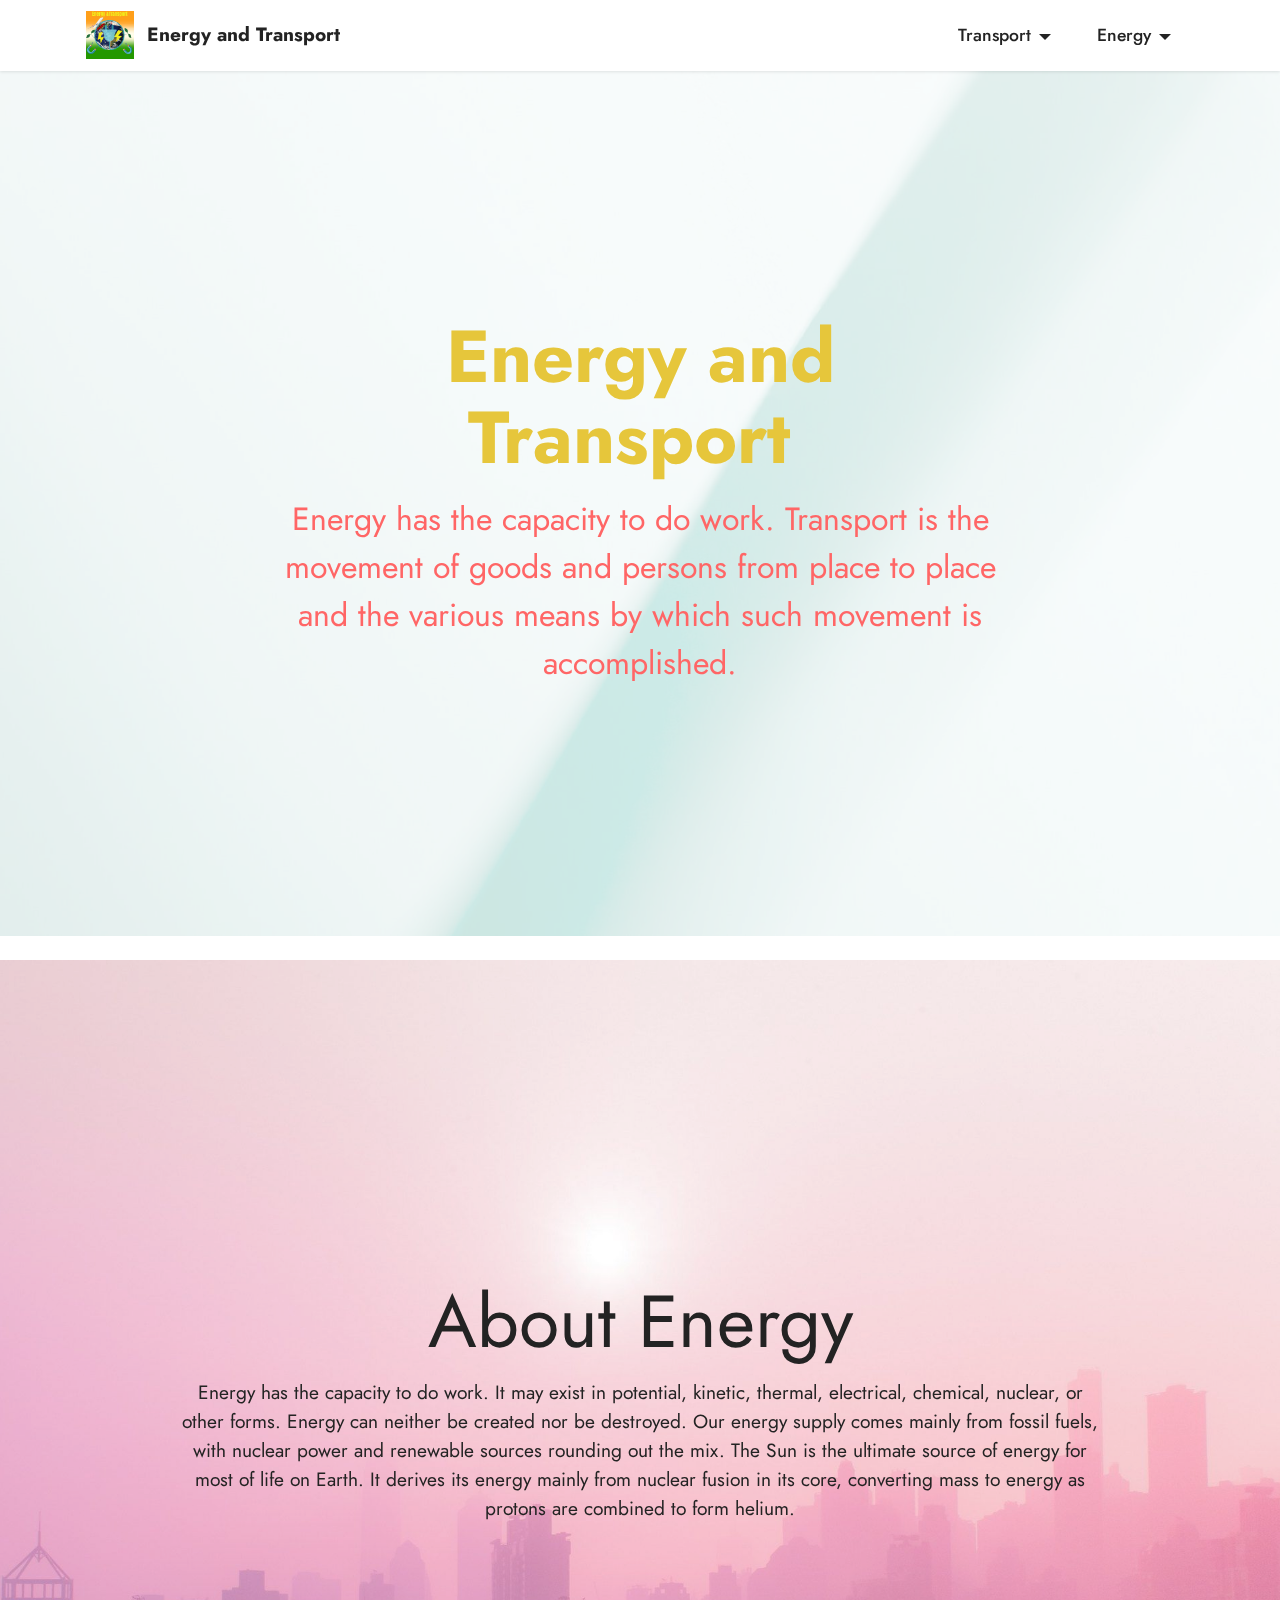
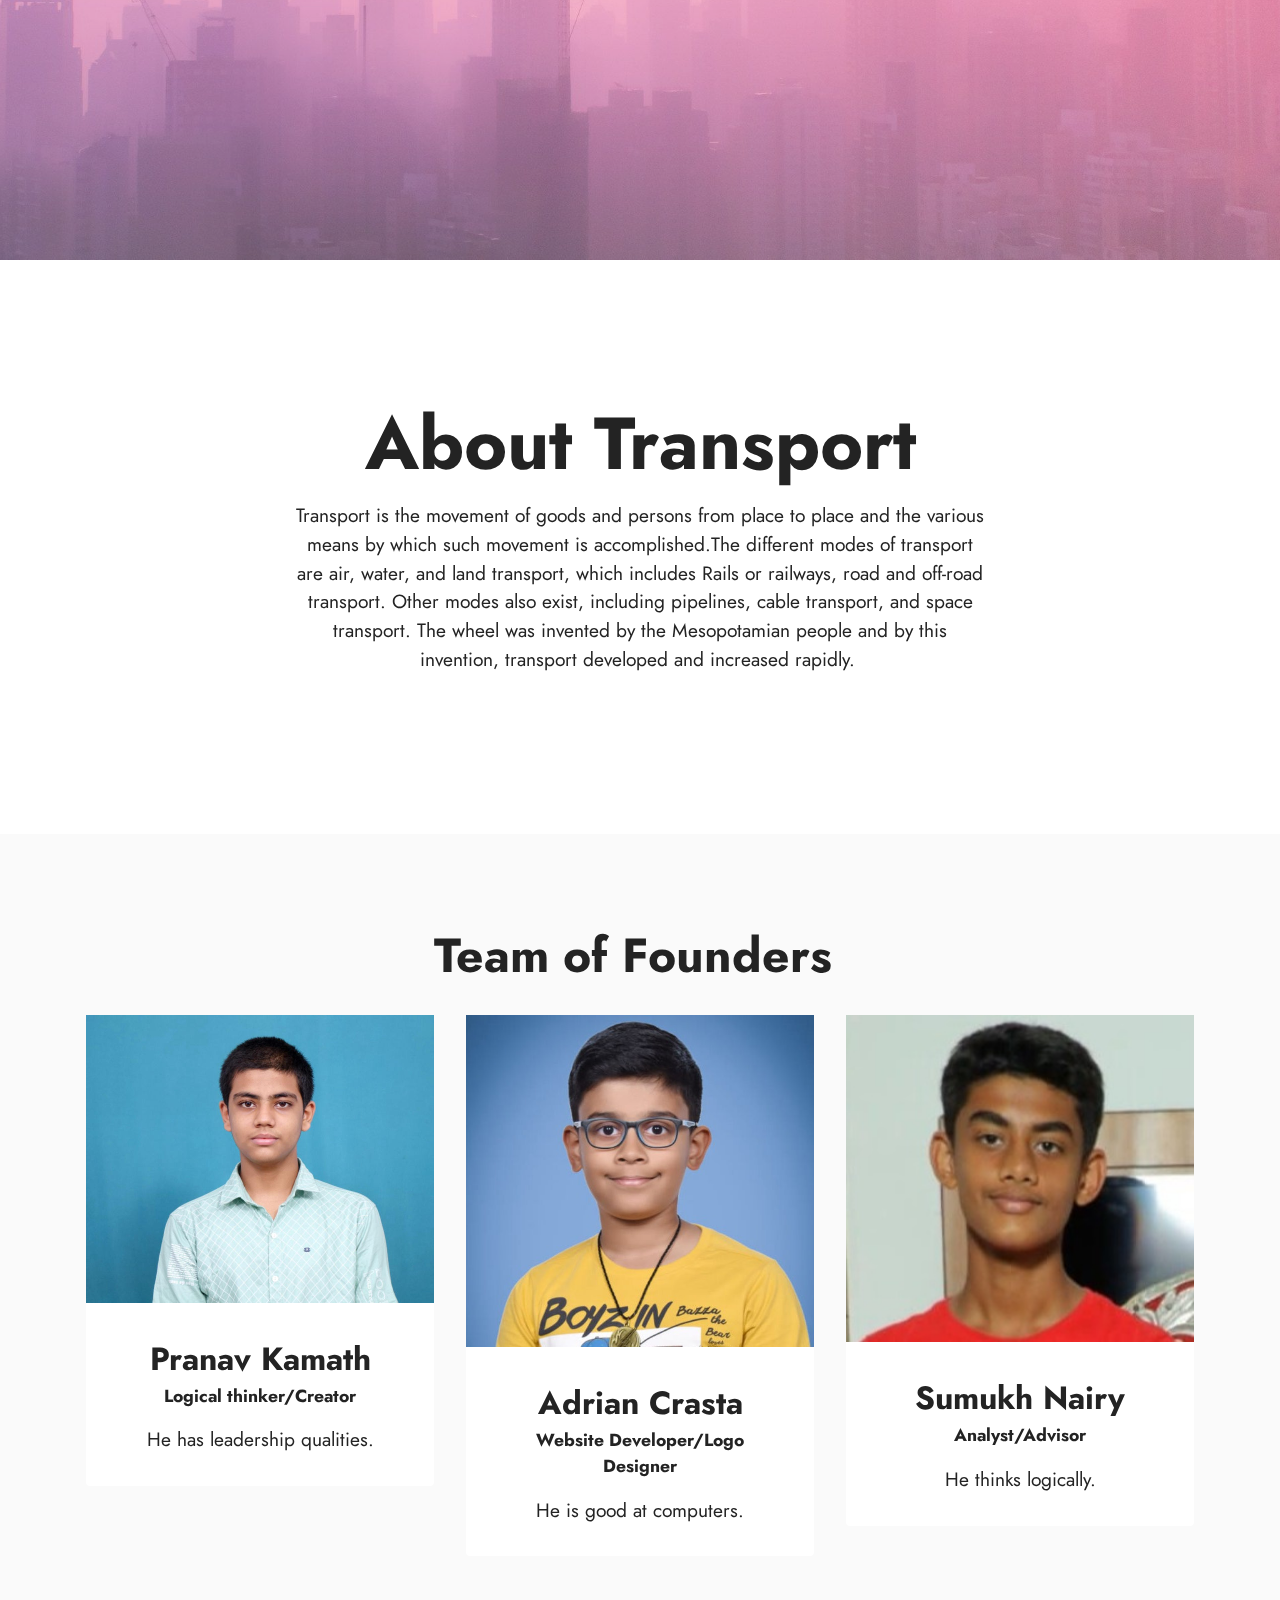
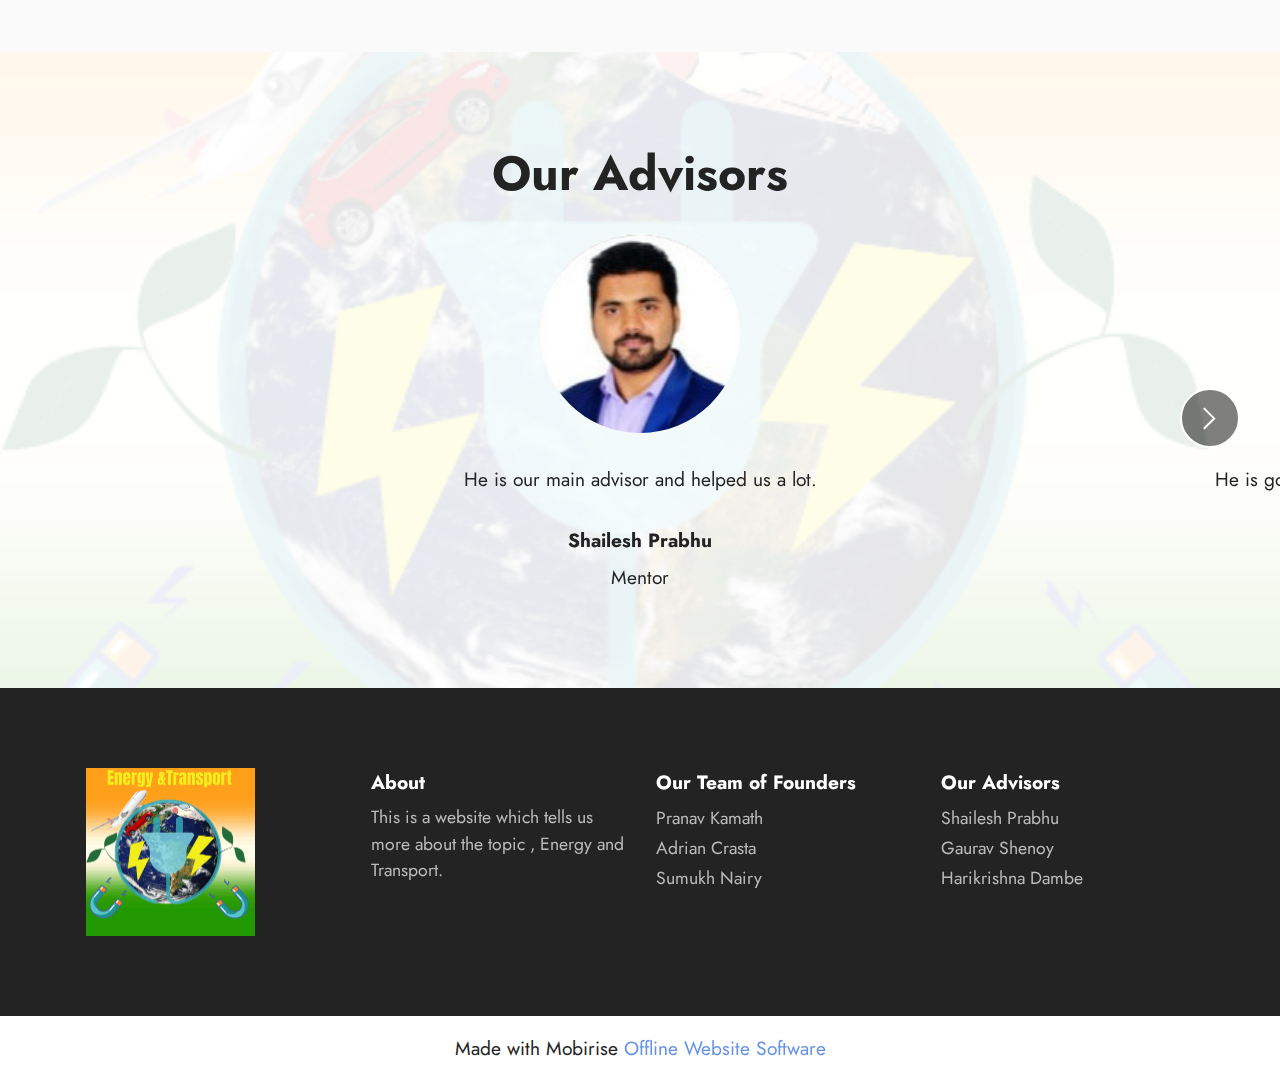
<file: index.html>
<!DOCTYPE html>
<html  >
<head>
  <!-- Site made with Mobirise Website Builder v5.6.3, https://mobirise.com -->
  <meta charset="UTF-8">
  <meta http-equiv="X-UA-Compatible" content="IE=edge">
  <meta name="generator" content="Mobirise v5.6.3, mobirise.com">
  <meta name="viewport" content="width=device-width, initial-scale=1, minimum-scale=1">
  <link rel="shortcut icon" href="assets/images/logo-80x80.png" type="image/x-icon">
  <meta name="description" content="">
  
  
  <title>Home</title>
  <link rel="stylesheet" href="assets/web/assets/mobirise-icons2/mobirise2.css">
  <link rel="stylesheet" href="assets/bootstrap/css/bootstrap.min.css">
  <link rel="stylesheet" href="assets/bootstrap/css/bootstrap-grid.min.css">
  <link rel="stylesheet" href="assets/bootstrap/css/bootstrap-reboot.min.css">
  <link rel="stylesheet" href="assets/parallax/jarallax.css">
  <link rel="stylesheet" href="assets/dropdown/css/style.css">
  <link rel="stylesheet" href="assets/socicon/css/styles.css">
  <link rel="stylesheet" href="assets/theme/css/style.css">
  <link rel="preload" href="https://fonts.googleapis.com/css?family=Jost:100,200,300,400,500,600,700,800,900,100i,200i,300i,400i,500i,600i,700i,800i,900i&display=swap" as="style" onload="this.onload=null;this.rel='stylesheet'">
  <noscript><link rel="stylesheet" href="https://fonts.googleapis.com/css?family=Jost:100,200,300,400,500,600,700,800,900,100i,200i,300i,400i,500i,600i,700i,800i,900i&display=swap"></noscript>
  <link rel="preload" as="style" href="assets/mobirise/css/mbr-additional.css"><link rel="stylesheet" href="assets/mobirise/css/mbr-additional.css" type="text/css">
  
  
  
  
</head>
<body>
  
  <section data-bs-version="5.1" class="menu menu2 cid-t1PcuXxI0u" once="menu" id="menu2-1">
    
    <nav class="navbar navbar-dropdown navbar-fixed-top navbar-expand-lg">
        <div class="container">
            <div class="navbar-brand">
                <span class="navbar-logo">
                    <a href="index.html">
                        <img src="assets/images/logo-80x80.png" alt="Logo" style="height: 3rem;">
                    </a>
                </span>
                <span class="navbar-caption-wrap"><a class="navbar-caption text-black text-primary display-7" href="index.html">Energy and Transport</a></span>
            </div>
            <button class="navbar-toggler" type="button" data-toggle="collapse" data-bs-toggle="collapse" data-target="#navbarSupportedContent" data-bs-target="#navbarSupportedContent" aria-controls="navbarNavAltMarkup" aria-expanded="false" aria-label="Toggle navigation">
                <div class="hamburger">
                    <span></span>
                    <span></span>
                    <span></span>
                    <span></span>
                </div>
            </button>
            <div class="collapse navbar-collapse" id="navbarSupportedContent">
                <ul class="navbar-nav nav-dropdown nav-right" data-app-modern-menu="true"><li class="nav-item dropdown"><a class="nav-link link text-black dropdown-toggle display-4" href="https://mobiri.se" data-toggle="dropdown-submenu" data-bs-toggle="dropdown" data-bs-auto-close="outside" aria-expanded="false">Transport</a><div class="dropdown-menu" aria-labelledby="dropdown-263"><a class="text-black dropdown-item text-primary display-4" href="page1.html">Roadways</a><a class="text-black show dropdown-item text-primary display-4" href="page2.html">Railways</a><a class="text-black show dropdown-item text-primary display-4" href="page3.html">Waterways</a><a class="text-black show dropdown-item text-primary display-4" href="page4.html">Airways</a><a class="text-black show dropdown-item text-primary display-4" href="page5.html">MagLev</a></div></li>
                    <li class="nav-item dropdown"><a class="nav-link link text-black dropdown-toggle show display-4" href="https://mobiri.se" data-toggle="dropdown-submenu" data-bs-toggle="dropdown" data-bs-auto-close="outside" aria-expanded="true">Energy</a><div class="dropdown-menu show" aria-labelledby="dropdown-121" data-bs-popper="none"><a class="text-black dropdown-item text-primary display-4" href="page6.html">Nuclear energy</a><a class="text-black show dropdown-item text-primary display-4" href="page7.html">Thermal Energy</a><a class="text-black show dropdown-item text-primary display-4" href="page8.html">Electrical Energy</a><a class="text-black dropdown-item text-primary display-4" href="page9.html">Mechanical Energy</a><a class="text-black show dropdown-item text-primary display-4" href="page10.html">Chemical Energy</a></div></li></ul>
                
                
            </div>
        </div>
    </nav>
</section>

<section data-bs-version="5.1" class="header1 cid-t1Pd0zuS1i mbr-fullscreen mbr-parallax-background" id="header1-2">

    

    <div class="mbr-overlay" style="opacity: 0.8; background-color: rgb(255, 255, 255);"></div>

    <div class="align-center container">
        <div class="row justify-content-center">
            <div class="col-12 col-lg-8">
                <h1 class="mbr-section-title mbr-fonts-style mb-3 display-1"><strong>Energy and Transport&nbsp;</strong></h1>
                
                <p class="mbr-text mbr-fonts-style display-5">Energy has the capacity to do work. Transport is&nbsp;the movement of goods and persons from place to place and the various means by which such movement is accomplished.</p>
                
            </div>
        </div>
    </div>
</section>

<section data-bs-version="5.1" class="header13 cid-t28Bfczvsr mbr-fullscreen" id="header13-6">

    

    <div class="mbr-overlay" style="opacity: 0.2; background-color: rgb(255, 255, 255);"></div>

    <div class="align-center container">
        <div class="row justify-content-center">
            <div class="col-12 col-lg-10">
                <h1 class="mbr-section-title mbr-fonts-style mb-3 display-1">About Energy</h1>
                
                <p class="mbr-text mbr-fonts-style mb-3 display-7">Energy has the capacity to do work.&nbsp;It may exist in potential, kinetic, thermal, electrical, chemical, nuclear, or other forms. Energy can neither be created nor be destroyed. Our energy supply comes mainly from fossil fuels, with nuclear power and renewable sources rounding out the mix.&nbsp;The Sun is the ultimate source of energy for most of life on Earth. It derives its energy mainly from nuclear fusion in its core, converting mass to energy as protons are combined to form helium.</p>
                
                
            </div>
        </div>
    </div>
</section>

<section data-bs-version="5.1" class="header12 cid-t28BlhDoNj mbr-parallax-background" id="header12-7">

    

    <div class="mbr-overlay" style="opacity: 0.3; background-color: rgb(255, 255, 255);">
    </div>
    <div class="container">
        <div class="row justify-content-center">
            <div class="card col-12 col-md-12 col-lg-9">
                <div class="card-wrapper">
                    <div class="card-box align-center">
                        <h1 class="card-title mbr-fonts-style mb-3 display-1"><strong>About Transport</strong></h1>
                        <p class="mbr-text mbr-fonts-style display-7">Transport is the movement of goods and persons from place to place and the various means by which such movement is accomplished.The different modes of transport are air, water, and land transport, which includes Rails or railways, road and off-road transport. Other modes also exist, including pipelines, cable transport, and space transport. The wheel was invented by the Mesopotamian people and by this invention, transport developed and increased rapidly.&nbsp;</p>
                        
                    </div>
                </div>
            </div>
        </div>
    </div>
</section>

<section data-bs-version="5.1" class="team1 cid-t1PnFDoFIw" id="team1-5">
    

    
    <div class="container">
        <div class="row justify-content-center">
            <div class="col-12">
                <h3 class="mbr-section-title mbr-fonts-style align-center mb-4 display-2"><strong>Team of Founders&nbsp;</strong></h3>
                
            </div>
            <div class="col-sm-6 col-lg-4">
                <div class="card-wrap">
                    <div class="image-wrap">
                        <img src="assets/images/pranav-pic-696x576.jpg" alt="Mobirise Website Builder">
                    </div>
                    <div class="content-wrap">
                        <h5 class="mbr-section-title card-title mbr-fonts-style align-center m-0 display-5">
                            <strong>Pranav Kamath</strong></h5>
                        <h6 class="mbr-role mbr-fonts-style align-center mb-3 display-4"><strong>Logical thinker/Creator</strong></h6>
                        <p class="card-text mbr-fonts-style align-center display-7">He has leadership qualities.</p>
                        
                        
                    </div>
                </div>
            </div>

            <div class="col-sm-6 col-lg-4">
                <div class="card-wrap">
                    <div class="image-wrap">
                        <img src="assets/images/my-pic-696x1044.jpeg" alt="Mobirise Website Builder">
                    </div>
                    <div class="content-wrap">
                        <h5 class="mbr-section-title card-title mbr-fonts-style align-center m-0 display-5">
                            <strong>Adrian Crasta</strong></h5>
                        <h6 class="mbr-role mbr-fonts-style align-center mb-3 display-4"><strong>Website Developer/Logo Designer</strong></h6>
                        <p class="card-text mbr-fonts-style align-center display-7">He is good at computers.</p>
                        
                        
                    </div>
                </div>
            </div>

            <div class="col-sm-6 col-lg-4">
                <div class="card-wrap">
                    <div class="image-wrap">
                        <img src="assets/images/sumukh-photo-380x545.jpeg" alt="Mobirise Website Builder">
                    </div>
                    <div class="content-wrap">
                        <h5 class="mbr-section-title card-title mbr-fonts-style align-center m-0 display-5"><strong>Sumukh Nairy</strong></h5>
                        <h6 class="mbr-role mbr-fonts-style align-center mb-3 display-4"><strong>Analyst/Advisor</strong></h6>
                        <p class="card-text mbr-fonts-style align-center display-7">He thinks logically.</p>
                        
                        
                    </div>
                </div>
            </div>

            
        </div>
    </div>
</section>

<section data-bs-version="5.1" class="people5 mbr-embla cid-t28Da4p4an" id="people5-8">

    

    <div class="mbr-overlay" style="opacity: 0.9; background-color: rgb(255, 255, 255);">
    </div>

    <div class="position-relative text-center">
        <h3 class="mb-4 mbr-fonts-style display-2"><strong>Our Advisors</strong></h3>

        <div class="embla" data-skip-snaps="true" data-align="center" data-auto-play-interval="5" data-draggable="true">
            <div class="embla__viewport container-fluid">
                <div class="embla__container">
                    <div class="embla__slide slider-image item active" style="margin-left: 6rem; margin-right: 6rem;">
                        <div class="user">
                            <div class="user_image">
                                <div class="item-wrapper position-relative">
                                    <img src="assets/images/shailesh-sir-pic-225x162.jpeg" alt="Mobirise Website Builder" data-slide-to="0" data-bs-slide-to="0">
                                </div>
                            </div>
                            <div class="user_text mb-4">
                                <p class="mbr-fonts-style display-7">He is our main advisor and helped us a lot.</p>
                            </div>
                            <div class="user_name mbr-fonts-style mb-2 display-7"><strong>Shailesh Prabhu</strong></div>
                            <div class="user_desk mbr-fonts-style display-7">Mentor</div>
                        </div>
                    </div><div class="embla__slide slider-image item" style="margin-left: 6rem; margin-right: 6rem;">
                        <div class="user">
                            <div class="user_image">
                                <div class="item-wrapper position-relative">
                                    <img src="assets/images/gaurav-pic-600x653.jpg" alt="Mobirise Website Builder" data-slide-to="1" data-bs-slide-to="1">
                                </div>
                            </div>
                            <div class="user_text mb-4">
                                <p class="mbr-fonts-style display-7">He is good at mechanics, electrical works etc.</p>
                            </div>
                            <div class="user_name mbr-fonts-style mb-2 display-7"><strong>Gaurav Shenoy</strong></div>
                            <div class="user_desk mbr-fonts-style display-7">Prototype Designing</div>
                        </div>
                    </div>
                    
                    <div class="embla__slide slider-image item" style="margin-left: 6rem; margin-right: 6rem;">
                        <div class="user">
                            <div class="user_image">
                                <div class="item-wrapper position-relative">
                                    <img src="assets/images/harikrishna-sir-pic-600x469.jpeg" alt="Mobirise Website Builder">
                                </div>
                            </div>
                            <div class="user_text mb-4">
                                <p class="mbr-fonts-style display-7">He has given us a lot of support and has encouraged us a lot.</p>
                            </div>
                            <div class="user_name mbr-fonts-style mb-2 display-7"><strong>Harikrishna Dambe</strong></div>
                            <div class="user_desk mbr-fonts-style display-7">Vice Principal of Little Rock Indian School, Brahmavar</div>
                        </div>
                    </div>
                </div>
            </div>
            <button class="embla__button embla__button--prev">
                <span class="mobi-mbri mobi-mbri-arrow-prev mbr-iconfont" aria-hidden="true"></span>
                <span class="sr-only visually-hidden visually-hidden">Previous</span>
            </button>
            <button class="embla__button embla__button--next">
                <span class="mobi-mbri mobi-mbri-arrow-next mbr-iconfont" aria-hidden="true"></span>
                <span class="sr-only visually-hidden visually-hidden">Next</span>
            </button>
        </div>
    </div>
</section>

<section data-bs-version="5.1" class="footer4 cid-t28JGJjSWW" once="footers" id="footer4-a">

    
    
    <div class="container">
        <div class="row mbr-white">
            <div class="col-6 col-lg-3">
                <div class="media-wrap col-md-8 col-12">
                    <a href="index.html">
                        <img src="assets/images/logo-337x337.png" alt="Mobirise Website Builder">
                    </a>
                </div>
            </div>
            <div class="col-12 col-md-6 col-lg-3">
                <h5 class="mbr-section-subtitle mbr-fonts-style mb-2 display-7">
                    <strong>About</strong>
                </h5>
                <p class="mbr-text mbr-fonts-style mb-4 display-4">This is a website which tells us more about the topic , Energy and Transport.</p>
                
                
            </div>
            <div class="col-12 col-md-6 col-lg-3">
                <h5 class="mbr-section-subtitle mbr-fonts-style mb-2 display-7"><strong>Our Team of Founders</strong></h5>
                <ul class="list mbr-fonts-style display-4">
                    <li class="mbr-text item-wrap">Pranav Kamath</li><li class="mbr-text item-wrap">Adrian Crasta</li><li class="mbr-text item-wrap">Sumukh Nairy</li>
                </ul>
            </div>
            <div class="col-12 col-md-6 col-lg-3">
                <h5 class="mbr-section-subtitle mbr-fonts-style mb-2 display-7"><strong>Our Advisors</strong></h5>
                <ul class="list mbr-fonts-style display-4">
                    <li class="mbr-text item-wrap">Shailesh Prabhu</li><li class="mbr-text item-wrap">Gaurav Shenoy</li><li class="mbr-text item-wrap">Harikrishna Dambe</li>
                </ul>
            </div>
            
        </div>
    </div>
</section><section class="display-7" style="padding: 0;align-items: center;justify-content: center;flex-wrap: wrap;    align-content: center;display: flex;position: relative;height: 4rem;"><a href="https://mobiri.se/2711680" style="flex: 1 1;height: 4rem;position: absolute;width: 100%;z-index: 1;"><img alt="" style="height: 4rem;" src="[data-uri]"></a><p style="margin: 0;text-align: center;" class="display-7">Made with Mobirise &#8204;</p><a style="z-index:1" href="https://mobirise.com/offline-website-builder.html">Offline Website Software</a></section><script src="assets/bootstrap/js/bootstrap.bundle.min.js"></script>  <script src="assets/parallax/jarallax.js"></script>  <script src="assets/smoothscroll/smooth-scroll.js"></script>  <script src="assets/ytplayer/index.js"></script>  <script src="assets/dropdown/js/navbar-dropdown.js"></script>  <script src="assets/embla/embla.min.js"></script>  <script src="assets/embla/script.js"></script>  <script src="assets/theme/js/script.js"></script>  
  
  
</body>
</html>
</file>
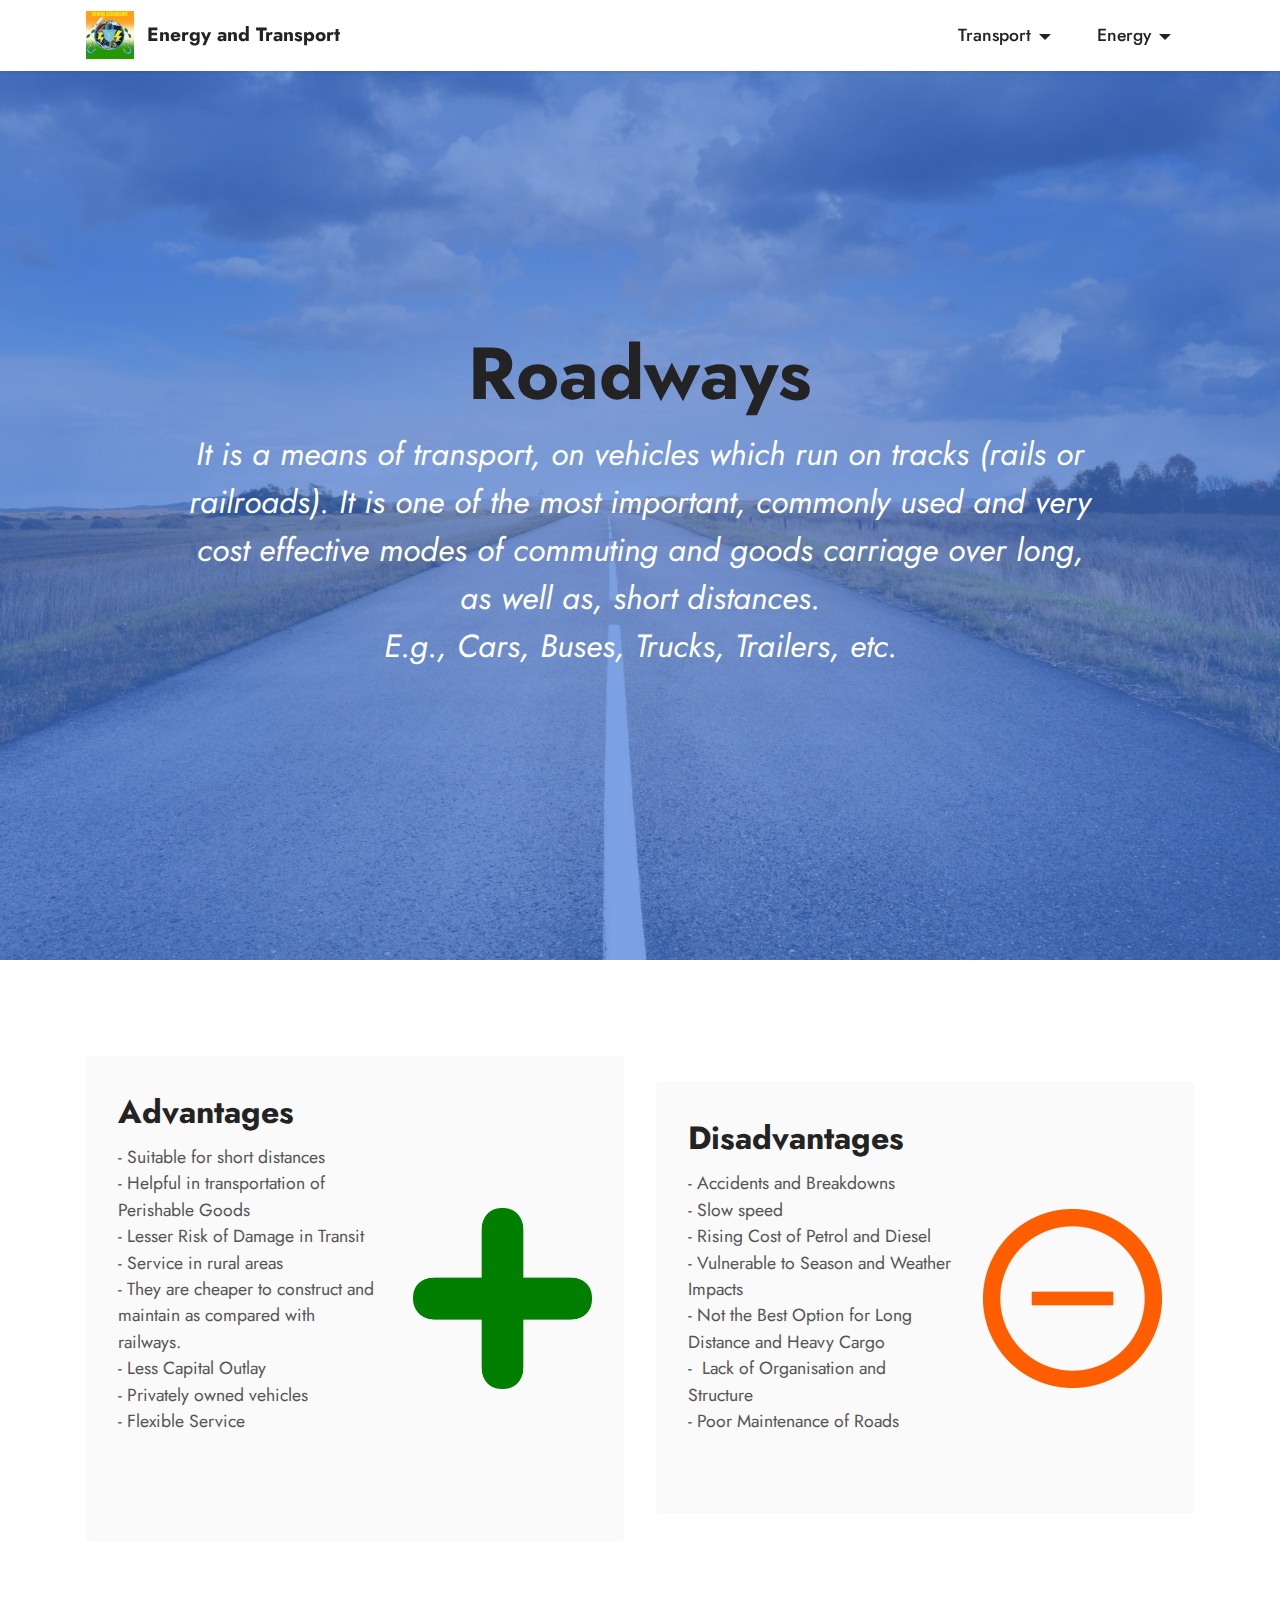
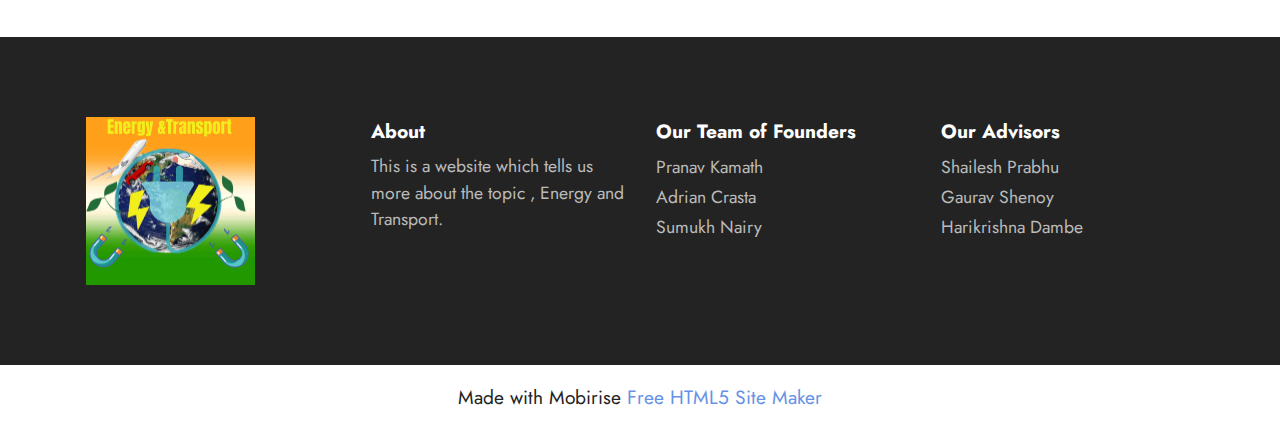
<file: page1.html>
<!DOCTYPE html>
<html  >
<head>
  <!-- Site made with Mobirise Website Builder v5.6.3, https://mobirise.com -->
  <meta charset="UTF-8">
  <meta http-equiv="X-UA-Compatible" content="IE=edge">
  <meta name="generator" content="Mobirise v5.6.3, mobirise.com">
  <meta name="viewport" content="width=device-width, initial-scale=1, minimum-scale=1">
  <link rel="shortcut icon" href="assets/images/logo-80x80.png" type="image/x-icon">
  <meta name="description" content="">
  
  
  <title>Roadways</title>
  <link rel="stylesheet" href="assets/web/assets/mobirise-icons2/mobirise2.css">
  <link rel="stylesheet" href="assets/bootstrap/css/bootstrap.min.css">
  <link rel="stylesheet" href="assets/bootstrap/css/bootstrap-grid.min.css">
  <link rel="stylesheet" href="assets/bootstrap/css/bootstrap-reboot.min.css">
  <link rel="stylesheet" href="assets/dropdown/css/style.css">
  <link rel="stylesheet" href="assets/socicon/css/styles.css">
  <link rel="stylesheet" href="assets/theme/css/style.css">
  <link rel="preload" href="https://fonts.googleapis.com/css?family=Jost:100,200,300,400,500,600,700,800,900,100i,200i,300i,400i,500i,600i,700i,800i,900i&display=swap" as="style" onload="this.onload=null;this.rel='stylesheet'">
  <noscript><link rel="stylesheet" href="https://fonts.googleapis.com/css?family=Jost:100,200,300,400,500,600,700,800,900,100i,200i,300i,400i,500i,600i,700i,800i,900i&display=swap"></noscript>
  <link rel="preload" as="style" href="assets/mobirise/css/mbr-additional.css"><link rel="stylesheet" href="assets/mobirise/css/mbr-additional.css" type="text/css">
  
  
  
  
</head>
<body>
  
  <section data-bs-version="5.1" class="menu menu2 cid-t299tOZEAc" once="menu" id="menu2-f">
    
    <nav class="navbar navbar-dropdown navbar-fixed-top navbar-expand-lg">
        <div class="container">
            <div class="navbar-brand">
                <span class="navbar-logo">
                    <a href="index.html">
                        <img src="assets/images/logo-80x80.png" alt="Logo" style="height: 3rem;">
                    </a>
                </span>
                <span class="navbar-caption-wrap"><a class="navbar-caption text-black text-primary display-7" href="index.html">Energy and Transport</a></span>
            </div>
            <button class="navbar-toggler" type="button" data-toggle="collapse" data-bs-toggle="collapse" data-target="#navbarSupportedContent" data-bs-target="#navbarSupportedContent" aria-controls="navbarNavAltMarkup" aria-expanded="false" aria-label="Toggle navigation">
                <div class="hamburger">
                    <span></span>
                    <span></span>
                    <span></span>
                    <span></span>
                </div>
            </button>
            <div class="collapse navbar-collapse" id="navbarSupportedContent">
                <ul class="navbar-nav nav-dropdown nav-right" data-app-modern-menu="true"><li class="nav-item dropdown"><a class="nav-link link text-black dropdown-toggle display-4" href="https://mobiri.se" data-toggle="dropdown-submenu" data-bs-toggle="dropdown" data-bs-auto-close="outside" aria-expanded="false">Transport</a><div class="dropdown-menu" aria-labelledby="dropdown-263"><a class="text-black dropdown-item text-primary display-4" href="page1.html">Roadways</a><a class="text-black show dropdown-item text-primary display-4" href="page2.html">Railways</a><a class="text-black show dropdown-item text-primary display-4" href="page3.html">Waterways</a><a class="text-black show dropdown-item text-primary display-4" href="page4.html">Airways</a><a class="text-black show dropdown-item text-primary display-4" href="page5.html">MagLev</a></div></li>
                    <li class="nav-item dropdown"><a class="nav-link link text-black dropdown-toggle show display-4" href="https://mobiri.se" data-toggle="dropdown-submenu" data-bs-toggle="dropdown" data-bs-auto-close="outside" aria-expanded="true">Energy</a><div class="dropdown-menu show" aria-labelledby="dropdown-121" data-bs-popper="none"><a class="text-black dropdown-item text-primary display-4" href="page6.html">Nuclear energy</a><a class="text-black show dropdown-item text-primary display-4" href="page7.html">Thermal Energy</a><a class="text-black show dropdown-item text-primary display-4" href="page8.html">Electrical Energy</a><a class="text-black dropdown-item text-primary display-4" href="page9.html">Mechanical Energy</a><a class="text-black show dropdown-item text-primary display-4" href="page10.html">Chemical Energy</a></div></li></ul>
                
                
            </div>
        </div>
    </nav>
</section>

<section data-bs-version="5.1" class="header6 cid-t299Du988Q mbr-fullscreen" id="header6-g">

    

    <div class="mbr-overlay" style="opacity: 0.7; background-color: rgb(68, 121, 217);"></div>

    <div class="align-center container">
        <div class="row justify-content-center">
            <div class="col-12 col-lg-10">
                <h1 class="mbr-section-title mbr-fonts-style mbr-white mb-3 display-1"><strong>Roadways</strong></h1>
                
                <p class="mbr-text mbr-white mbr-fonts-style display-5"><em>
                    It is a means of transport, on vehicles which run on tracks (rails or railroads). It is one of the most important, commonly used and very cost effective modes of commuting and goods carriage over long, as well as, short distances.</em><br><em>E.g., Cars, Buses, Trucks, Trailers, etc.</em></p>
                
            </div>
        </div>
    </div>
</section>

<section data-bs-version="5.1" class="features4 cid-t29m4Q7z0k" id="features5-k">

    

    
    <div class="container">
        <div class="row">
            <div class="col-12 col-lg-6">
                <div class="card-wrapper">
                    <div class="row">
                        <div class="col-12 col-md-7">
                            <div class="text-wrapper">
                                
                                <h5 class="card-title mbr-fonts-style display-5"><strong>Advantages</strong></h5>
                                <p class="mbr-text mbr-fonts-style mb-5 display-4">- Suitable for short distances<br>-&nbsp;Helpful in transportation of Perishable Goods<br>-&nbsp;Lesser Risk of Damage in Transit<br>- Service in rural areas<br>-&nbsp;They are cheaper to construct and maintain as compared with railways.<br>-&nbsp;Less Capital Outlay<br>- Privately owned vehicles<br>-&nbsp;Flexible Service<br><br></p>
                                
                            </div>
                        </div>
                        <div class="col-12 col-md-5">
                            <div class="img-wrapper">
                                <img src="assets/images/mbr-357x361.png" alt="Mobirise Website Builder">
                            </div>
                        </div>
                    </div>
                </div>
            </div>
            <div class="col-12 col-lg-6">
                <div class="card-wrapper">
                    <div class="row">
                        <div class="col-12 col-md-7">
                            <div class="text-wrapper">
                                
                                <h5 class="card-title mbr-fonts-style display-5"><strong>Disadvantages</strong></h5>
                                <p class="mbr-text mbr-fonts-style mb-5 display-4">-&nbsp;Accidents and Breakdowns<br>- Slow speed<br>-&nbsp;Rising Cost of Petrol and Diesel<br>-&nbsp;Vulnerable to Season and Weather Impacts<br>-&nbsp;Not the Best Option for Long Distance and Heavy Cargo<br>-&nbsp; Lack of Organisation and Structure<br>- Poor Maintenance of Roads</p>
                                
                            </div>
                        </div>
                        <div class="col-12 col-md-5">
                            <div class="img-wrapper">
                                <img src="assets/images/mbr-357x357.png" alt="Mobirise Website Builder">
                            </div>
                        </div>
                    </div>
                </div>
            </div>
        </div>
    </div>
</section>

<section data-bs-version="5.1" class="footer4 cid-t2cBT5WZCD" once="footers" id="footer4-m">

    
    
    <div class="container">
        <div class="row mbr-white">
            <div class="col-6 col-lg-3">
                <div class="media-wrap col-md-8 col-12">
                    <a href="index.html">
                        <img src="assets/images/logo-337x337.png" alt="Mobirise Website Builder">
                    </a>
                </div>
            </div>
            <div class="col-12 col-md-6 col-lg-3">
                <h5 class="mbr-section-subtitle mbr-fonts-style mb-2 display-7">
                    <strong>About</strong>
                </h5>
                <p class="mbr-text mbr-fonts-style mb-4 display-4">This is a website which tells us more about the topic , Energy and Transport.</p>
                
                
            </div>
            <div class="col-12 col-md-6 col-lg-3">
                <h5 class="mbr-section-subtitle mbr-fonts-style mb-2 display-7"><strong>Our Team of Founders</strong></h5>
                <ul class="list mbr-fonts-style display-4">
                    <li class="mbr-text item-wrap">Pranav Kamath</li><li class="mbr-text item-wrap">Adrian Crasta</li><li class="mbr-text item-wrap">Sumukh Nairy</li>
                </ul>
            </div>
            <div class="col-12 col-md-6 col-lg-3">
                <h5 class="mbr-section-subtitle mbr-fonts-style mb-2 display-7"><strong>Our Advisors</strong></h5>
                <ul class="list mbr-fonts-style display-4">
                    <li class="mbr-text item-wrap">Shailesh Prabhu</li><li class="mbr-text item-wrap">Gaurav Shenoy</li><li class="mbr-text item-wrap">Harikrishna Dambe</li>
                </ul>
            </div>
            
        </div>
    </div>
</section><section class="display-7" style="padding: 0;align-items: center;justify-content: center;flex-wrap: wrap;    align-content: center;display: flex;position: relative;height: 4rem;"><a href="https://mobiri.se/2711680" style="flex: 1 1;height: 4rem;position: absolute;width: 100%;z-index: 1;"><img alt="" style="height: 4rem;" src="[data-uri]"></a><p style="margin: 0;text-align: center;" class="display-7">Made with Mobirise &#8204;</p><a style="z-index:1" href="https://mobirise.com/html-builder.html">Free HTML5 Site Maker</a></section><script src="assets/bootstrap/js/bootstrap.bundle.min.js"></script>  <script src="assets/smoothscroll/smooth-scroll.js"></script>  <script src="assets/ytplayer/index.js"></script>  <script src="assets/dropdown/js/navbar-dropdown.js"></script>  <script src="assets/theme/js/script.js"></script>  
  
  
</body>
</html>
</file>
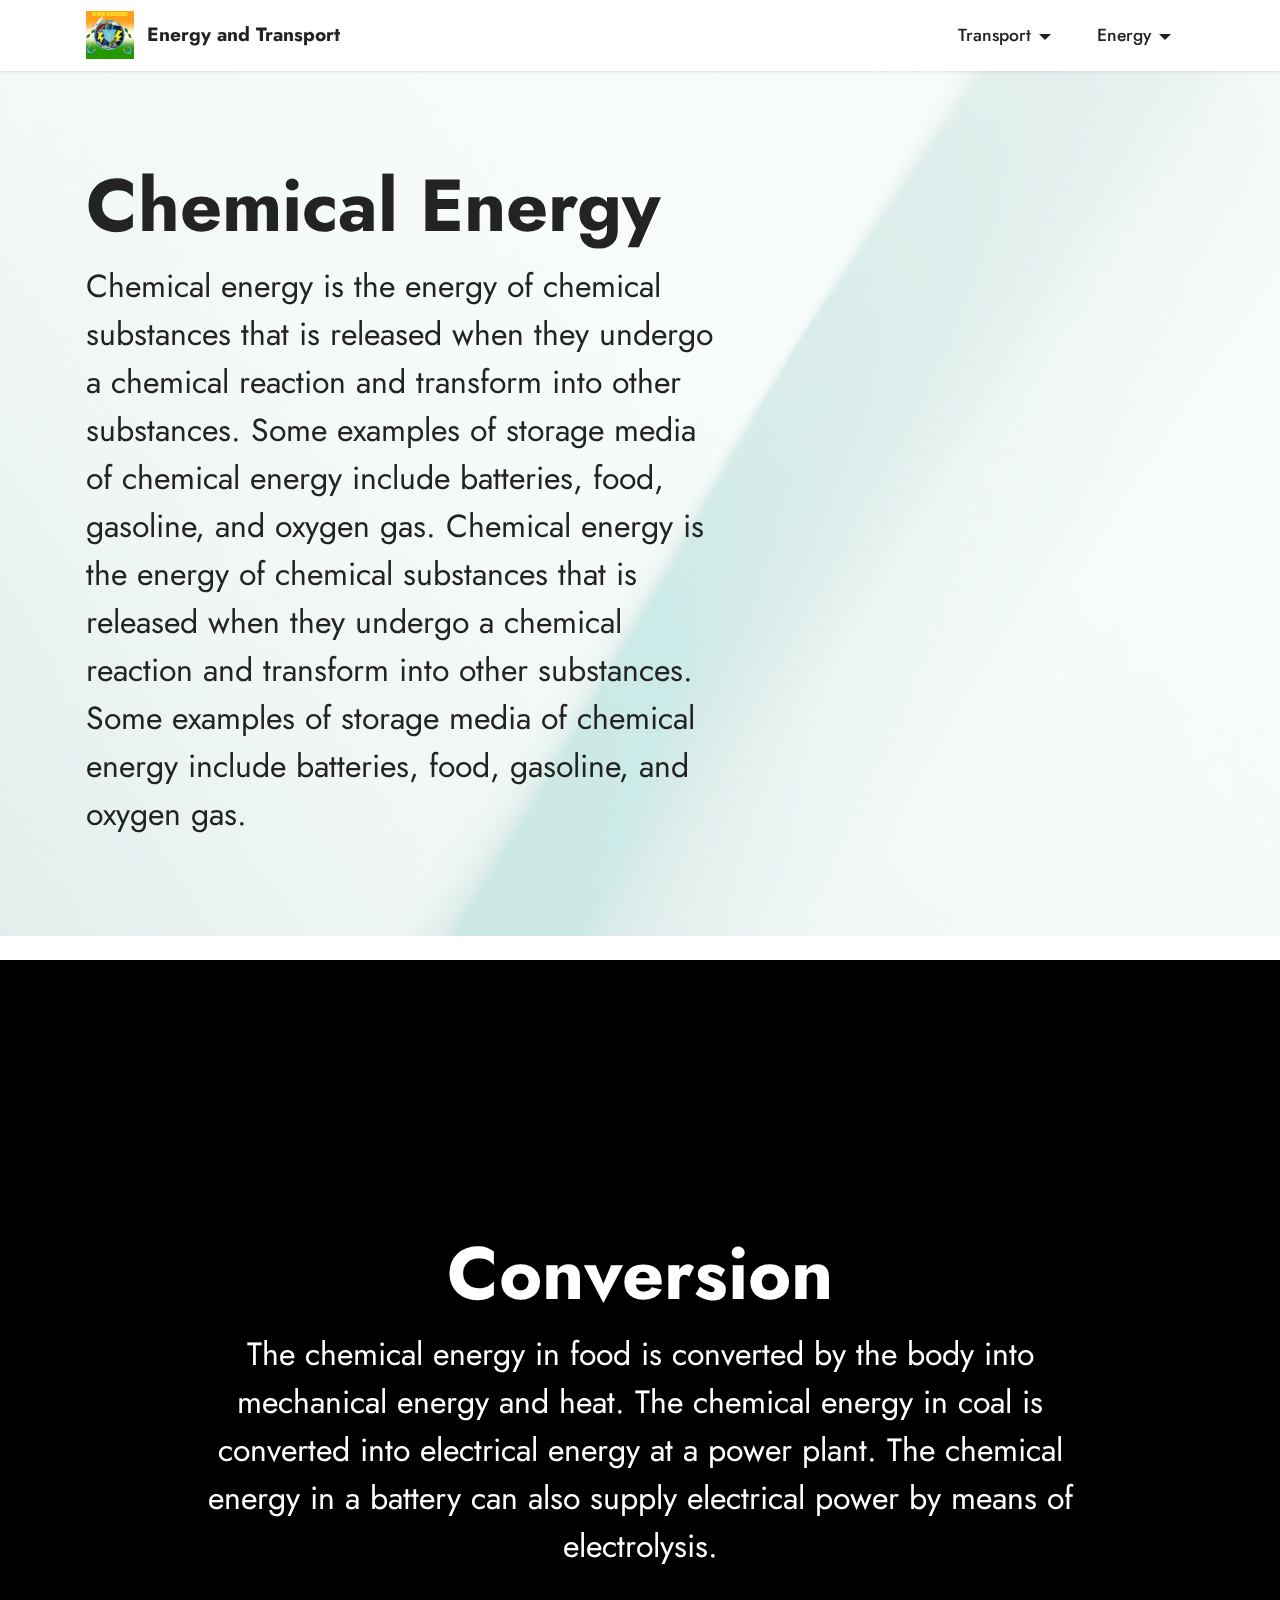
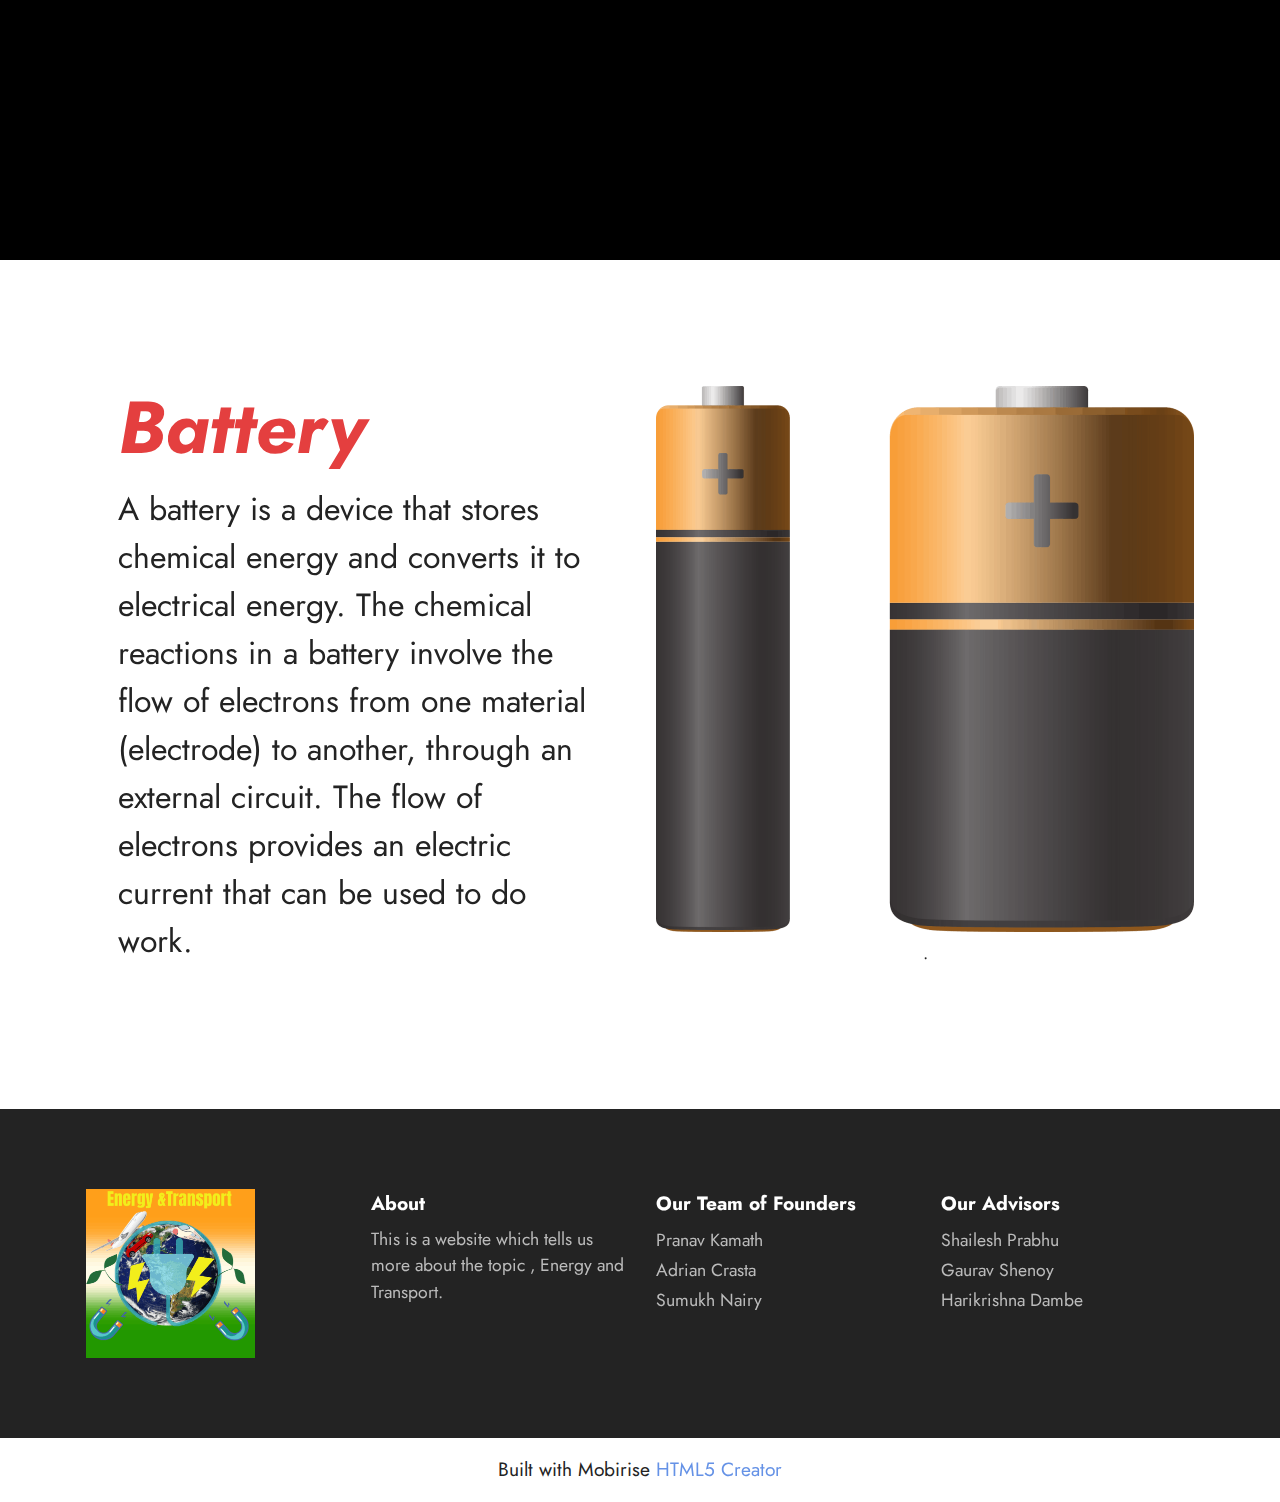
<file: page10.html>
<!DOCTYPE html>
<html  >
<head>
  <!-- Site made with Mobirise Website Builder v5.6.3, https://mobirise.com -->
  <meta charset="UTF-8">
  <meta http-equiv="X-UA-Compatible" content="IE=edge">
  <meta name="generator" content="Mobirise v5.6.3, mobirise.com">
  <meta name="viewport" content="width=device-width, initial-scale=1, minimum-scale=1">
  <link rel="shortcut icon" href="assets/images/logo-80x80.png" type="image/x-icon">
  <meta name="description" content="">
  
  
  <title>Chemical Energy</title>
  <link rel="stylesheet" href="assets/bootstrap/css/bootstrap.min.css">
  <link rel="stylesheet" href="assets/bootstrap/css/bootstrap-grid.min.css">
  <link rel="stylesheet" href="assets/bootstrap/css/bootstrap-reboot.min.css">
  <link rel="stylesheet" href="assets/parallax/jarallax.css">
  <link rel="stylesheet" href="assets/dropdown/css/style.css">
  <link rel="stylesheet" href="assets/socicon/css/styles.css">
  <link rel="stylesheet" href="assets/theme/css/style.css">
  <link rel="preload" href="https://fonts.googleapis.com/css?family=Jost:100,200,300,400,500,600,700,800,900,100i,200i,300i,400i,500i,600i,700i,800i,900i&display=swap" as="style" onload="this.onload=null;this.rel='stylesheet'">
  <noscript><link rel="stylesheet" href="https://fonts.googleapis.com/css?family=Jost:100,200,300,400,500,600,700,800,900,100i,200i,300i,400i,500i,600i,700i,800i,900i&display=swap"></noscript>
  <link rel="preload" as="style" href="assets/mobirise/css/mbr-additional.css"><link rel="stylesheet" href="assets/mobirise/css/mbr-additional.css" type="text/css">
  
  
  
  
</head>
<body>
  
  <section data-bs-version="5.1" class="menu menu2 cid-t1PcuXxI0u" once="menu" id="menu2-1w">
    
    <nav class="navbar navbar-dropdown navbar-fixed-top navbar-expand-lg">
        <div class="container">
            <div class="navbar-brand">
                <span class="navbar-logo">
                    <a href="index.html">
                        <img src="assets/images/logo-80x80.png" alt="Logo" style="height: 3rem;">
                    </a>
                </span>
                <span class="navbar-caption-wrap"><a class="navbar-caption text-black text-primary display-7" href="index.html">Energy and Transport</a></span>
            </div>
            <button class="navbar-toggler" type="button" data-toggle="collapse" data-bs-toggle="collapse" data-target="#navbarSupportedContent" data-bs-target="#navbarSupportedContent" aria-controls="navbarNavAltMarkup" aria-expanded="false" aria-label="Toggle navigation">
                <div class="hamburger">
                    <span></span>
                    <span></span>
                    <span></span>
                    <span></span>
                </div>
            </button>
            <div class="collapse navbar-collapse" id="navbarSupportedContent">
                <ul class="navbar-nav nav-dropdown nav-right" data-app-modern-menu="true"><li class="nav-item dropdown"><a class="nav-link link text-black dropdown-toggle display-4" href="https://mobiri.se" data-toggle="dropdown-submenu" data-bs-toggle="dropdown" data-bs-auto-close="outside" aria-expanded="false">Transport</a><div class="dropdown-menu" aria-labelledby="dropdown-263"><a class="text-black dropdown-item text-primary display-4" href="page1.html">Roadways</a><a class="text-black show dropdown-item text-primary display-4" href="page2.html">Railways</a><a class="text-black show dropdown-item text-primary display-4" href="page3.html">Waterways</a><a class="text-black show dropdown-item text-primary display-4" href="page4.html">Airways</a><a class="text-black show dropdown-item text-primary display-4" href="page5.html">MagLev</a></div></li>
                    <li class="nav-item dropdown"><a class="nav-link link text-black dropdown-toggle show display-4" href="https://mobiri.se" data-toggle="dropdown-submenu" data-bs-toggle="dropdown" data-bs-auto-close="outside" aria-expanded="true">Energy</a><div class="dropdown-menu show" aria-labelledby="dropdown-121" data-bs-popper="none"><a class="text-black dropdown-item text-primary display-4" href="page6.html">Nuclear energy</a><a class="text-black show dropdown-item text-primary display-4" href="page7.html">Thermal Energy</a><a class="text-black show dropdown-item text-primary display-4" href="page8.html">Electrical Energy</a><a class="text-black dropdown-item text-primary display-4" href="page9.html">Mechanical Energy</a><a class="text-black show dropdown-item text-primary display-4" href="page10.html">Chemical Energy</a></div></li></ul>
                
                
            </div>
        </div>
    </nav>
</section>

<section data-bs-version="5.1" class="header2 cid-t2nWUTLrEl mbr-fullscreen mbr-parallax-background" id="header2-1y">

    

    <div class="mbr-overlay" style="opacity: 0.8; background-color: rgb(255, 255, 255);"></div>

    <div class="container">
        <div class="row">
            <div class="col-12 col-lg-7">
                <h1 class="mbr-section-title mbr-fonts-style mb-3 display-1"><strong>Chemical Energy</strong></h1>
                
                <p class="mbr-text mbr-fonts-style display-5">Chemical energy is the energy of chemical substances that is released when they undergo a chemical reaction and transform into other substances. Some examples of storage media of chemical energy include batteries, food, gasoline, and oxygen gas. Chemical energy is the energy of chemical substances that is released when they undergo a chemical reaction and transform into other substances. Some examples of storage media of chemical energy include batteries, food, gasoline, and oxygen gas.</p>
                
            </div>
        </div>
    </div>
</section>

<section data-bs-version="5.1" class="header6 cid-t2nXNfP1qV mbr-fullscreen" id="header6-1z">

    

    

    <div class="align-center container">
        <div class="row justify-content-center">
            <div class="col-12 col-lg-10">
                <h1 class="mbr-section-title mbr-fonts-style mbr-white mb-3 display-1"><strong>Conversion</strong></h1>
                
                <p class="mbr-text mbr-white mbr-fonts-style display-5">
                    The chemical energy in food is converted by the body into mechanical energy and heat. The chemical energy in coal is converted into electrical energy at a power plant. The chemical energy in a battery can also supply electrical power by means of electrolysis.</p>
                
            </div>
        </div>
    </div>
</section>

<section data-bs-version="5.1" class="image2 cid-t2nZ4tsj4F" id="image2-20">
    

    

    <div class="container">
        <div class="row align-items-center">
            <div class="col-12 col-lg-6">
                <div class="image-wrapper">
                    <img src="assets/images/mbr-1076x1092.png" alt="Mobirise Website Builder">
                    <p class="mbr-description mbr-fonts-style mt-2 align-center display-4">.</p>
                </div>
            </div>
            <div class="col-12 col-lg">
                <div class="text-wrapper">
                    <h3 class="mbr-section-title mbr-fonts-style mb-3 display-1"><em><strong>Battery</strong></em><strong>&nbsp;</strong></h3>
                    <p class="mbr-text mbr-fonts-style display-5">
                        A battery is a device that stores chemical energy and converts it to electrical energy. The chemical reactions in a battery involve the flow of electrons from one material (electrode) to another, through an external circuit. The flow of electrons provides an electric current that can be used to do work.</p>
                </div>
            </div>
        </div>
    </div>
</section>

<section data-bs-version="5.1" class="footer4 cid-t28JGJjSWW" once="footers" id="footer4-1x">

    
    
    <div class="container">
        <div class="row mbr-white">
            <div class="col-6 col-lg-3">
                <div class="media-wrap col-md-8 col-12">
                    <a href="index.html">
                        <img src="assets/images/logo-337x337.png" alt="Mobirise Website Builder">
                    </a>
                </div>
            </div>
            <div class="col-12 col-md-6 col-lg-3">
                <h5 class="mbr-section-subtitle mbr-fonts-style mb-2 display-7">
                    <strong>About</strong>
                </h5>
                <p class="mbr-text mbr-fonts-style mb-4 display-4">This is a website which tells us more about the topic , Energy and Transport.</p>
                
                
            </div>
            <div class="col-12 col-md-6 col-lg-3">
                <h5 class="mbr-section-subtitle mbr-fonts-style mb-2 display-7"><strong>Our Team of Founders</strong></h5>
                <ul class="list mbr-fonts-style display-4">
                    <li class="mbr-text item-wrap">Pranav Kamath</li><li class="mbr-text item-wrap">Adrian Crasta</li><li class="mbr-text item-wrap">Sumukh Nairy</li>
                </ul>
            </div>
            <div class="col-12 col-md-6 col-lg-3">
                <h5 class="mbr-section-subtitle mbr-fonts-style mb-2 display-7"><strong>Our Advisors</strong></h5>
                <ul class="list mbr-fonts-style display-4">
                    <li class="mbr-text item-wrap">Shailesh Prabhu</li><li class="mbr-text item-wrap">Gaurav Shenoy</li><li class="mbr-text item-wrap">Harikrishna Dambe</li>
                </ul>
            </div>
            
        </div>
    </div>
</section><section class="display-7" style="padding: 0;align-items: center;justify-content: center;flex-wrap: wrap;    align-content: center;display: flex;position: relative;height: 4rem;"><a href="https://mobiri.se/2711680" style="flex: 1 1;height: 4rem;position: absolute;width: 100%;z-index: 1;"><img alt="" style="height: 4rem;" src="[data-uri]"></a><p style="margin: 0;text-align: center;" class="display-7">Built with Mobirise &#8204;</p><a style="z-index:1" href="https://mobirise.com/html-builder.html">HTML5 Creator</a></section><script src="assets/bootstrap/js/bootstrap.bundle.min.js"></script>  <script src="assets/parallax/jarallax.js"></script>  <script src="assets/smoothscroll/smooth-scroll.js"></script>  <script src="assets/ytplayer/index.js"></script>  <script src="assets/dropdown/js/navbar-dropdown.js"></script>  <script src="assets/theme/js/script.js"></script>  
  
  
</body>
</html>
</file>
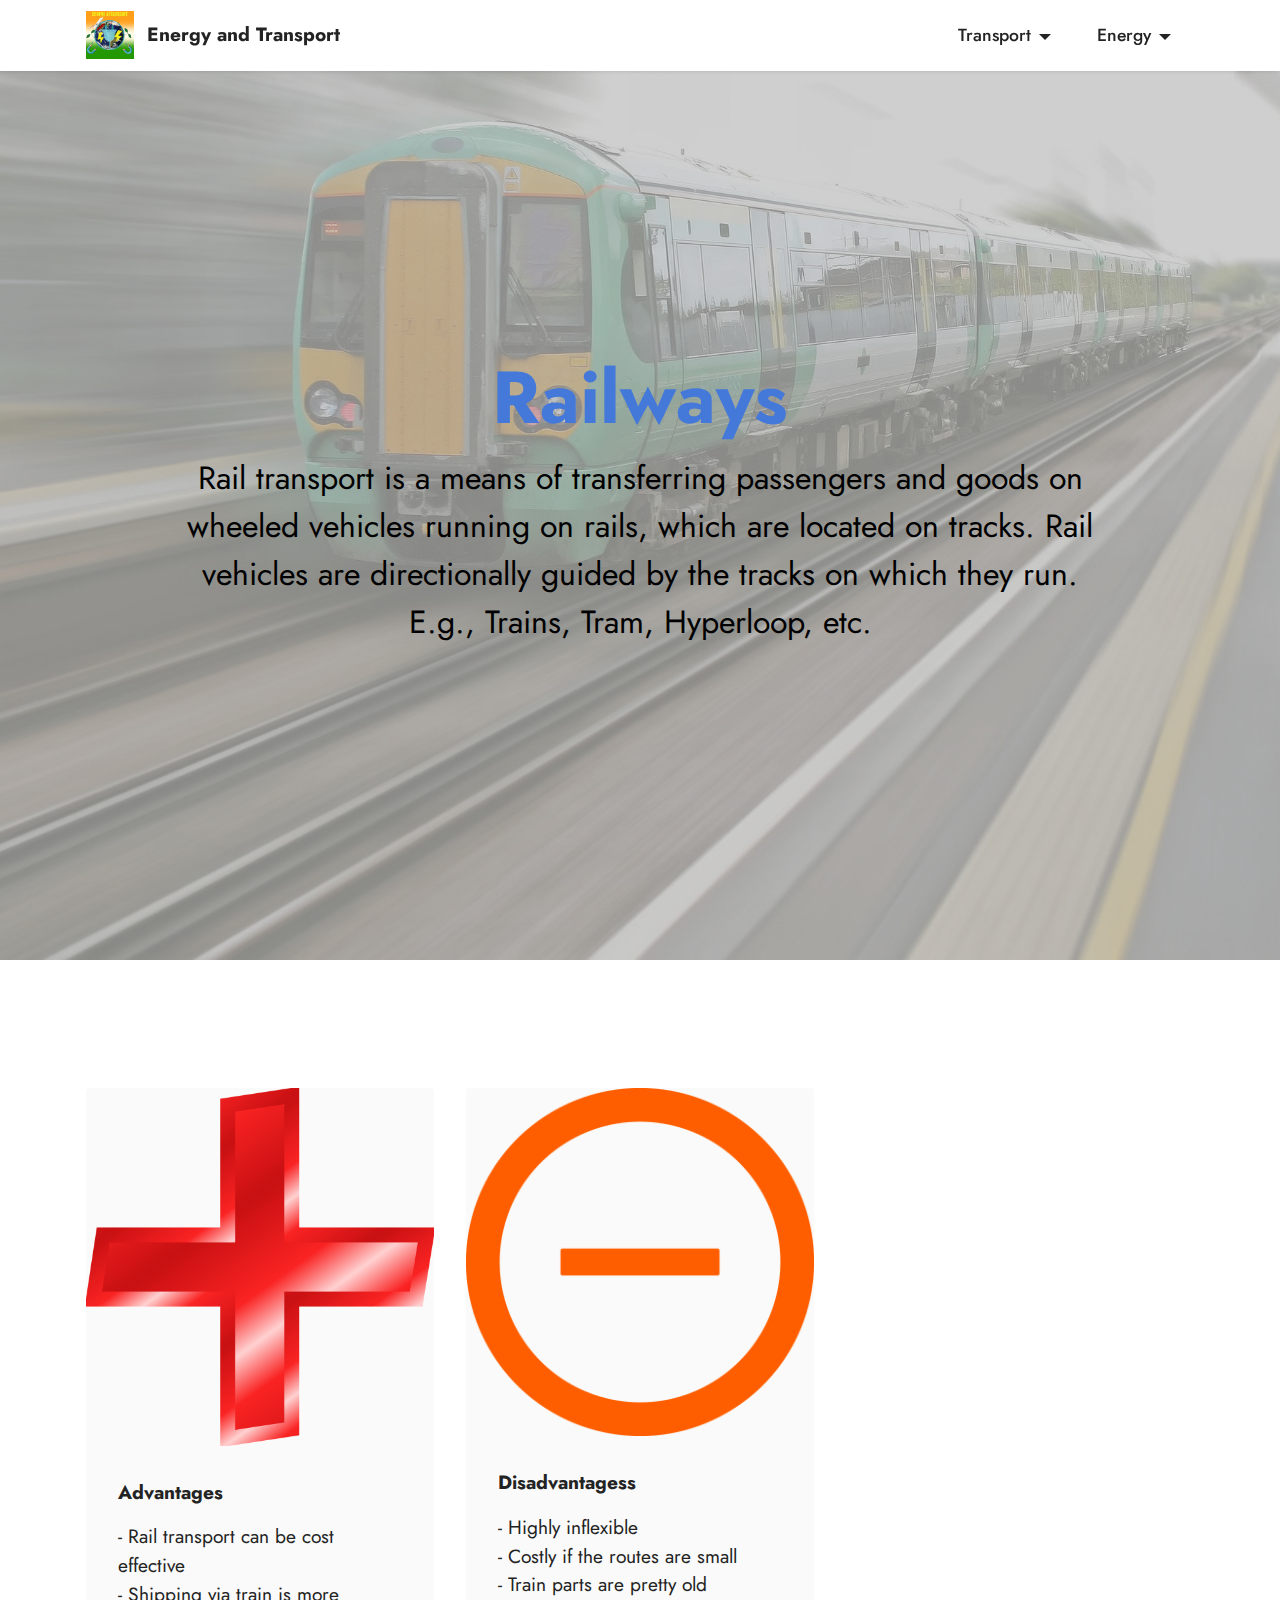
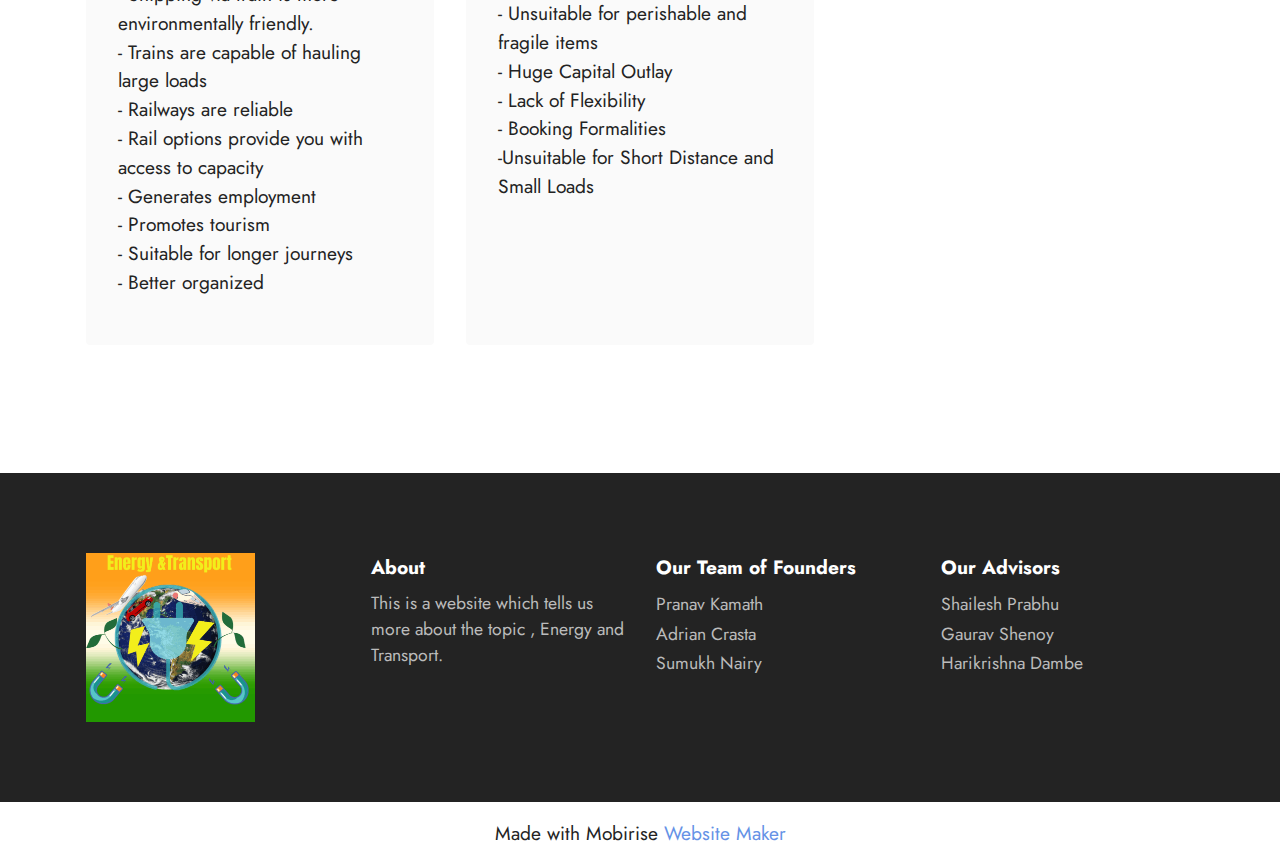
<file: page2.html>
<!DOCTYPE html>
<html  >
<head>
  <!-- Site made with Mobirise Website Builder v5.6.3, https://mobirise.com -->
  <meta charset="UTF-8">
  <meta http-equiv="X-UA-Compatible" content="IE=edge">
  <meta name="generator" content="Mobirise v5.6.3, mobirise.com">
  <meta name="viewport" content="width=device-width, initial-scale=1, minimum-scale=1">
  <link rel="shortcut icon" href="assets/images/logo-80x80.png" type="image/x-icon">
  <meta name="description" content="">
  
  
  <title>Railways</title>
  <link rel="stylesheet" href="assets/bootstrap/css/bootstrap.min.css">
  <link rel="stylesheet" href="assets/bootstrap/css/bootstrap-grid.min.css">
  <link rel="stylesheet" href="assets/bootstrap/css/bootstrap-reboot.min.css">
  <link rel="stylesheet" href="assets/dropdown/css/style.css">
  <link rel="stylesheet" href="assets/socicon/css/styles.css">
  <link rel="stylesheet" href="assets/theme/css/style.css">
  <link rel="preload" href="https://fonts.googleapis.com/css?family=Jost:100,200,300,400,500,600,700,800,900,100i,200i,300i,400i,500i,600i,700i,800i,900i&display=swap" as="style" onload="this.onload=null;this.rel='stylesheet'">
  <noscript><link rel="stylesheet" href="https://fonts.googleapis.com/css?family=Jost:100,200,300,400,500,600,700,800,900,100i,200i,300i,400i,500i,600i,700i,800i,900i&display=swap"></noscript>
  <link rel="preload" as="style" href="assets/mobirise/css/mbr-additional.css"><link rel="stylesheet" href="assets/mobirise/css/mbr-additional.css" type="text/css">
  
  
  
  
</head>
<body>
  
  <section data-bs-version="5.1" class="menu menu2 cid-t1PcuXxI0u" once="menu" id="menu2-p">
    
    <nav class="navbar navbar-dropdown navbar-fixed-top navbar-expand-lg">
        <div class="container">
            <div class="navbar-brand">
                <span class="navbar-logo">
                    <a href="index.html">
                        <img src="assets/images/logo-80x80.png" alt="Logo" style="height: 3rem;">
                    </a>
                </span>
                <span class="navbar-caption-wrap"><a class="navbar-caption text-black text-primary display-7" href="index.html">Energy and Transport</a></span>
            </div>
            <button class="navbar-toggler" type="button" data-toggle="collapse" data-bs-toggle="collapse" data-target="#navbarSupportedContent" data-bs-target="#navbarSupportedContent" aria-controls="navbarNavAltMarkup" aria-expanded="false" aria-label="Toggle navigation">
                <div class="hamburger">
                    <span></span>
                    <span></span>
                    <span></span>
                    <span></span>
                </div>
            </button>
            <div class="collapse navbar-collapse" id="navbarSupportedContent">
                <ul class="navbar-nav nav-dropdown nav-right" data-app-modern-menu="true"><li class="nav-item dropdown"><a class="nav-link link text-black dropdown-toggle display-4" href="https://mobiri.se" data-toggle="dropdown-submenu" data-bs-toggle="dropdown" data-bs-auto-close="outside" aria-expanded="false">Transport</a><div class="dropdown-menu" aria-labelledby="dropdown-263"><a class="text-black dropdown-item text-primary display-4" href="page1.html">Roadways</a><a class="text-black show dropdown-item text-primary display-4" href="page2.html">Railways</a><a class="text-black show dropdown-item text-primary display-4" href="page3.html">Waterways</a><a class="text-black show dropdown-item text-primary display-4" href="page4.html">Airways</a><a class="text-black show dropdown-item text-primary display-4" href="page5.html">MagLev</a></div></li>
                    <li class="nav-item dropdown"><a class="nav-link link text-black dropdown-toggle show display-4" href="https://mobiri.se" data-toggle="dropdown-submenu" data-bs-toggle="dropdown" data-bs-auto-close="outside" aria-expanded="true">Energy</a><div class="dropdown-menu show" aria-labelledby="dropdown-121" data-bs-popper="none"><a class="text-black dropdown-item text-primary display-4" href="page6.html">Nuclear energy</a><a class="text-black show dropdown-item text-primary display-4" href="page7.html">Thermal Energy</a><a class="text-black show dropdown-item text-primary display-4" href="page8.html">Electrical Energy</a><a class="text-black dropdown-item text-primary display-4" href="page9.html">Mechanical Energy</a><a class="text-black show dropdown-item text-primary display-4" href="page10.html">Chemical Energy</a></div></li></ul>
                
                
            </div>
        </div>
    </nav>
</section>

<section data-bs-version="5.1" class="header18 cid-t2cJysb77d mbr-fullscreen" id="header18-s">

    

    <div class="mbr-overlay" style="opacity: 0.7; background-color: rgb(187, 187, 187);"></div>

    <div class="align-center container">
        <div class="row justify-content-center">
            <div class="col-12 col-lg-10">
                <h1 class="mbr-section-title mbr-fonts-style mbr-white mb-3 display-1"><strong>Railways</strong></h1>
                
                <p class="mbr-text mbr-fonts-style mbr-white display-5">
                    Rail transport is a means of transferring passengers and goods on wheeled vehicles running on rails, which are located on tracks. Rail vehicles are directionally guided by the tracks on which they run.<br>E.g., Trains, Tram, Hyperloop, etc.</p>
                
            </div>
        </div>
    </div>
</section>

<section data-bs-version="5.1" class="features3 cid-t2ojZ9ENUS" id="features3-27">
    
    
    <div class="container">
        
        <div class="row mt-4">
            <div class="item features-image сol-12 col-md-6 col-lg-4">
                <div class="item-wrapper">
                    <div class="item-img">
                        <img src="assets/images/mbr-1076x1106.png" alt="Mobirise Website Builder">
                    </div>
                    <div class="item-content">
                        <h5 class="item-title mbr-fonts-style display-7"><strong>Advantages</strong></h5>
                        
                        <p class="mbr-text mbr-fonts-style mt-3 display-7">- Rail transport can be cost effective
<br>- Shipping via train is more environmentally friendly.
<br>- Trains are capable of hauling large loads
<br>- Railways are reliable
<br>- Rail options provide you with access to capacity
<br>- Generates employment
<br>- Promotes tourism
<br>- Suitable for longer journeys
<br>- Better organized&nbsp;<br></p>
                    </div>
                    
                </div>
            </div>
            <div class="item features-image сol-12 col-md-6 col-lg-4">
                <div class="item-wrapper">
                    <div class="item-img">
                        <img src="assets/images/mbr-357x357.png" alt="Mobirise Website Builder">
                    </div>
                    <div class="item-content">
                        <h5 class="item-title mbr-fonts-style display-7"><strong>Disadvantagess</strong></h5>
                        
                        <p class="mbr-text mbr-fonts-style mt-3 display-7">- Highly inflexible
<br>- Costly if the routes are small
<br>- Train parts are pretty old
<br>- Unsuitable for perishable and fragile items
<br>- Huge Capital Outlay
<br>- Lack of Flexibility
<br>- Booking Formalities
<br>-Unsuitable for Short Distance and Small Loads</p>
                    </div>
                    
                </div>
            </div>
            
        </div>
    </div>
</section>

<section data-bs-version="5.1" class="footer4 cid-t2cJn7C329" once="footers" id="footer4-r">

    
    
    <div class="container">
        <div class="row mbr-white">
            <div class="col-6 col-lg-3">
                <div class="media-wrap col-md-8 col-12">
                    <a href="index.html">
                        <img src="assets/images/logo-337x337.png" alt="Mobirise Website Builder">
                    </a>
                </div>
            </div>
            <div class="col-12 col-md-6 col-lg-3">
                <h5 class="mbr-section-subtitle mbr-fonts-style mb-2 display-7">
                    <strong>About</strong>
                </h5>
                <p class="mbr-text mbr-fonts-style mb-4 display-4">This is a website which tells us more about the topic , Energy and Transport.</p>
                
                
            </div>
            <div class="col-12 col-md-6 col-lg-3">
                <h5 class="mbr-section-subtitle mbr-fonts-style mb-2 display-7"><strong>Our Team of Founders</strong></h5>
                <ul class="list mbr-fonts-style display-4">
                    <li class="mbr-text item-wrap">Pranav Kamath</li><li class="mbr-text item-wrap">Adrian Crasta</li><li class="mbr-text item-wrap">Sumukh Nairy</li>
                </ul>
            </div>
            <div class="col-12 col-md-6 col-lg-3">
                <h5 class="mbr-section-subtitle mbr-fonts-style mb-2 display-7"><strong>Our Advisors</strong></h5>
                <ul class="list mbr-fonts-style display-4">
                    <li class="mbr-text item-wrap">Shailesh Prabhu</li><li class="mbr-text item-wrap">Gaurav Shenoy</li><li class="mbr-text item-wrap">Harikrishna Dambe</li>
                </ul>
            </div>
            
        </div>
    </div>
</section><section class="display-7" style="padding: 0;align-items: center;justify-content: center;flex-wrap: wrap;    align-content: center;display: flex;position: relative;height: 4rem;"><a href="https://mobiri.se/2711680" style="flex: 1 1;height: 4rem;position: absolute;width: 100%;z-index: 1;"><img alt="" style="height: 4rem;" src="[data-uri]"></a><p style="margin: 0;text-align: center;" class="display-7">Made with Mobirise &#8204;</p><a style="z-index:1" href="https://mobirise.com/website-maker.html">Website Maker</a></section><script src="assets/bootstrap/js/bootstrap.bundle.min.js"></script>  <script src="assets/smoothscroll/smooth-scroll.js"></script>  <script src="assets/ytplayer/index.js"></script>  <script src="assets/dropdown/js/navbar-dropdown.js"></script>  <script src="assets/theme/js/script.js"></script>  
  
  
</body>
</html>
</file>
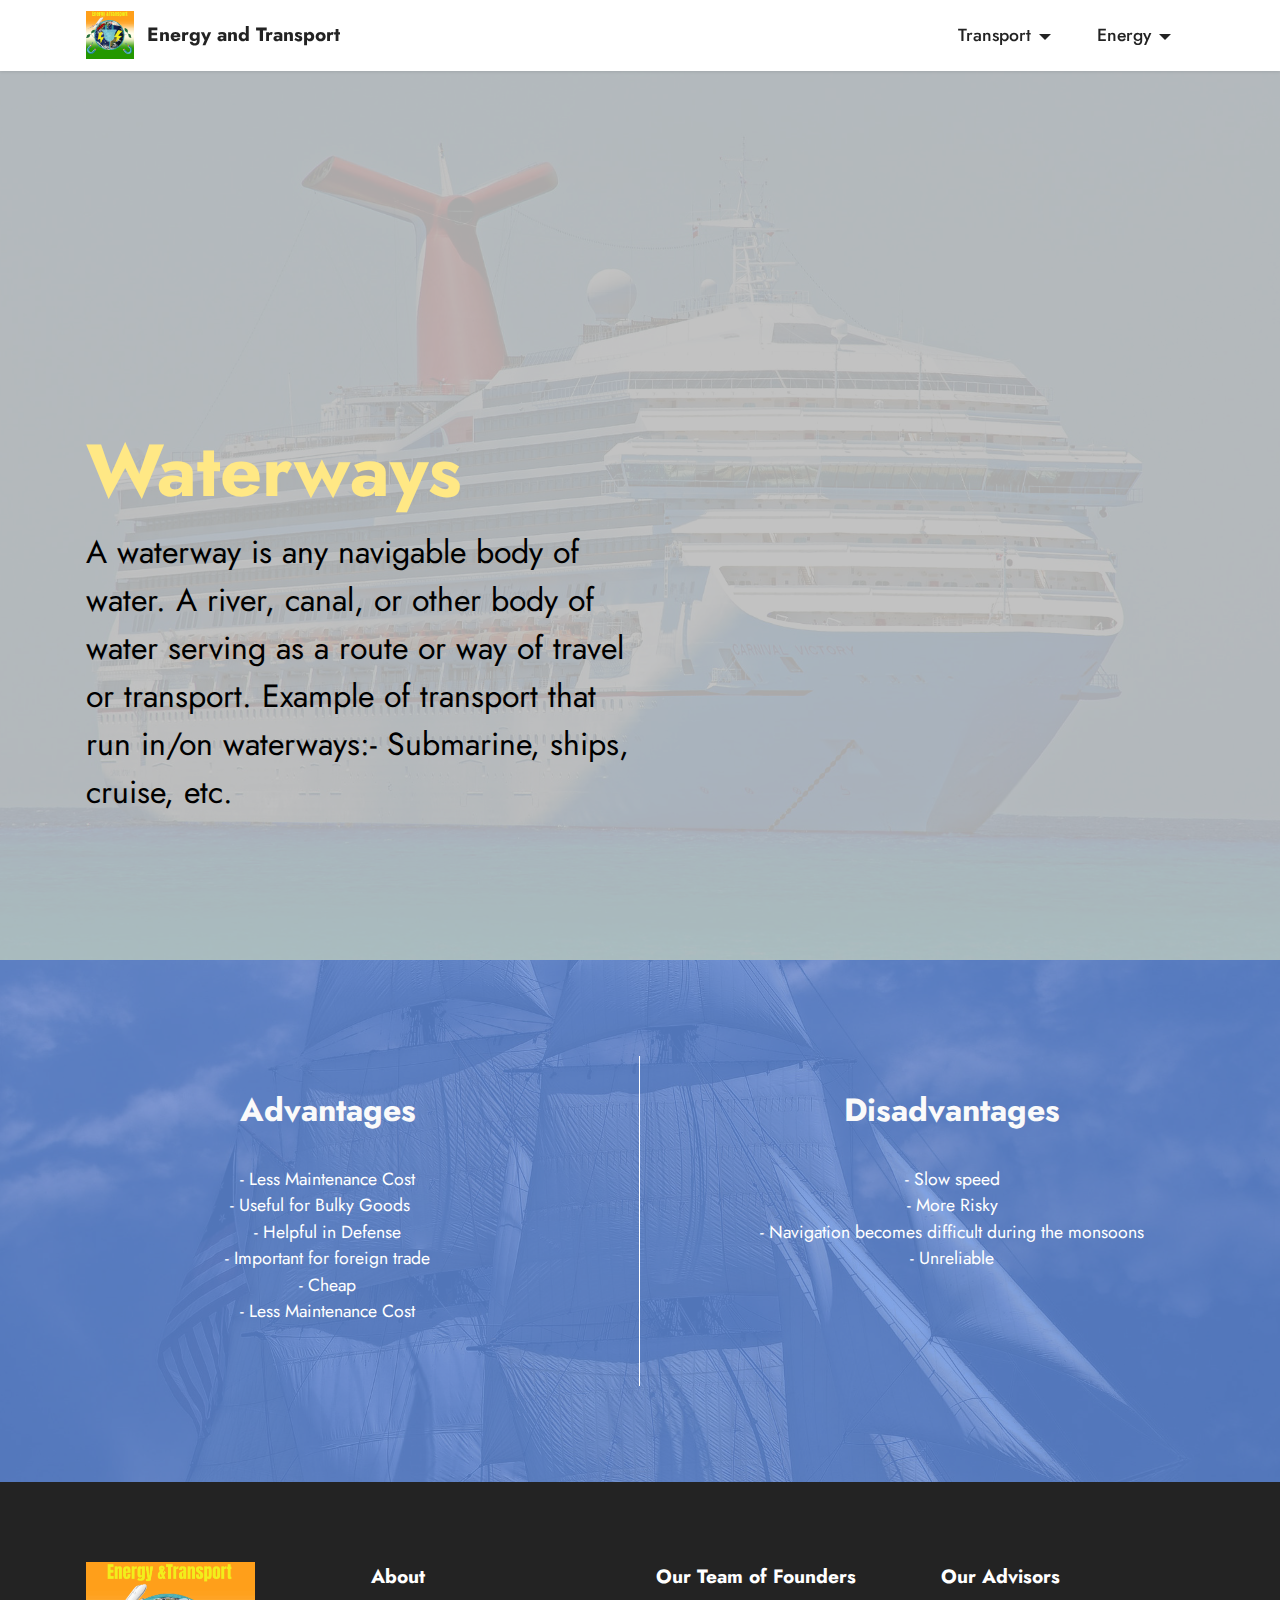
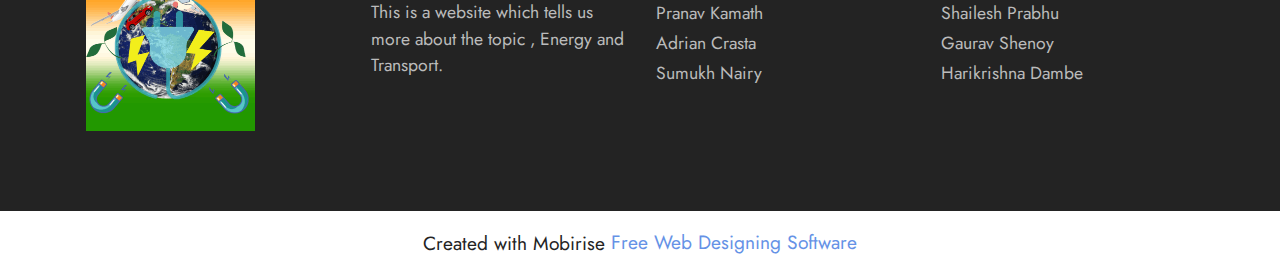
<file: page3.html>
<!DOCTYPE html>
<html  >
<head>
  <!-- Site made with Mobirise Website Builder v5.6.3, https://mobirise.com -->
  <meta charset="UTF-8">
  <meta http-equiv="X-UA-Compatible" content="IE=edge">
  <meta name="generator" content="Mobirise v5.6.3, mobirise.com">
  <meta name="viewport" content="width=device-width, initial-scale=1, minimum-scale=1">
  <link rel="shortcut icon" href="assets/images/logo-80x80.png" type="image/x-icon">
  <meta name="description" content="">
  
  
  <title>Waterways</title>
  <link rel="stylesheet" href="assets/bootstrap/css/bootstrap.min.css">
  <link rel="stylesheet" href="assets/bootstrap/css/bootstrap-grid.min.css">
  <link rel="stylesheet" href="assets/bootstrap/css/bootstrap-reboot.min.css">
  <link rel="stylesheet" href="assets/dropdown/css/style.css">
  <link rel="stylesheet" href="assets/socicon/css/styles.css">
  <link rel="stylesheet" href="assets/theme/css/style.css">
  <link rel="preload" href="https://fonts.googleapis.com/css?family=Jost:100,200,300,400,500,600,700,800,900,100i,200i,300i,400i,500i,600i,700i,800i,900i&display=swap" as="style" onload="this.onload=null;this.rel='stylesheet'">
  <noscript><link rel="stylesheet" href="https://fonts.googleapis.com/css?family=Jost:100,200,300,400,500,600,700,800,900,100i,200i,300i,400i,500i,600i,700i,800i,900i&display=swap"></noscript>
  <link rel="preload" as="style" href="assets/mobirise/css/mbr-additional.css"><link rel="stylesheet" href="assets/mobirise/css/mbr-additional.css" type="text/css">
  
  
  
  
</head>
<body>
  
  <section data-bs-version="5.1" class="menu menu2 cid-t1PcuXxI0u" once="menu" id="menu2-w">
    
    <nav class="navbar navbar-dropdown navbar-fixed-top navbar-expand-lg">
        <div class="container">
            <div class="navbar-brand">
                <span class="navbar-logo">
                    <a href="index.html">
                        <img src="assets/images/logo-80x80.png" alt="Logo" style="height: 3rem;">
                    </a>
                </span>
                <span class="navbar-caption-wrap"><a class="navbar-caption text-black text-primary display-7" href="index.html">Energy and Transport</a></span>
            </div>
            <button class="navbar-toggler" type="button" data-toggle="collapse" data-bs-toggle="collapse" data-target="#navbarSupportedContent" data-bs-target="#navbarSupportedContent" aria-controls="navbarNavAltMarkup" aria-expanded="false" aria-label="Toggle navigation">
                <div class="hamburger">
                    <span></span>
                    <span></span>
                    <span></span>
                    <span></span>
                </div>
            </button>
            <div class="collapse navbar-collapse" id="navbarSupportedContent">
                <ul class="navbar-nav nav-dropdown nav-right" data-app-modern-menu="true"><li class="nav-item dropdown"><a class="nav-link link text-black dropdown-toggle display-4" href="https://mobiri.se" data-toggle="dropdown-submenu" data-bs-toggle="dropdown" data-bs-auto-close="outside" aria-expanded="false">Transport</a><div class="dropdown-menu" aria-labelledby="dropdown-263"><a class="text-black dropdown-item text-primary display-4" href="page1.html">Roadways</a><a class="text-black show dropdown-item text-primary display-4" href="page2.html">Railways</a><a class="text-black show dropdown-item text-primary display-4" href="page3.html">Waterways</a><a class="text-black show dropdown-item text-primary display-4" href="page4.html">Airways</a><a class="text-black show dropdown-item text-primary display-4" href="page5.html">MagLev</a></div></li>
                    <li class="nav-item dropdown"><a class="nav-link link text-black dropdown-toggle show display-4" href="https://mobiri.se" data-toggle="dropdown-submenu" data-bs-toggle="dropdown" data-bs-auto-close="outside" aria-expanded="true">Energy</a><div class="dropdown-menu show" aria-labelledby="dropdown-121" data-bs-popper="none"><a class="text-black dropdown-item text-primary display-4" href="page6.html">Nuclear energy</a><a class="text-black show dropdown-item text-primary display-4" href="page7.html">Thermal Energy</a><a class="text-black show dropdown-item text-primary display-4" href="page8.html">Electrical Energy</a><a class="text-black dropdown-item text-primary display-4" href="page9.html">Mechanical Energy</a><a class="text-black show dropdown-item text-primary display-4" href="page10.html">Chemical Energy</a></div></li></ul>
                
                
            </div>
        </div>
    </nav>
</section>

<section data-bs-version="5.1" class="header4 cid-t2iv1e8Hkk mbr-fullscreen" id="header4-10">

    
    <div class="mbr-overlay"></div>
    <div class="container">
        <div class="row">
            <div class="content-wrap">
                <h1 class="mbr-section-title mbr-fonts-style mbr-white mb-3 display-1"><strong>Waterways</strong></h1>
                
                <p class="mbr-fonts-style mbr-text mbr-white mb-3 display-5">A waterway is any navigable body of water. A river, canal, or other body of water serving as a route or way of travel or transport. Example of transport that run in/on waterways:- Submarine, ships, cruise, etc.</p>

                
            </div>
        </div>
    </div>
</section>

<section data-bs-version="5.1" class="info2 cid-t2iuZN7RMr" id="info2-z">
    
    <div class="mbr-overlay" style="opacity: 0.8; background-color: rgb(101, 146, 230);"></div>
    <div class="align-center container-fluid">
        <div class="row justify-content-center">
            <div class="card col-12 col-lg-6">
                <div class="wrapper">
                    <h3 class="mbr-section-title mb-4 mbr-fonts-style display-5"><strong>Advantages</strong></h3>
                    <p class="mbr-text mb-4 mbr-fonts-style display-4">-&nbsp;Less Maintenance Cost<br>- Useful for Bulky Goods&nbsp; &nbsp;<br>-&nbsp;Helpful in Defense<br>- Important for foreign trade<br>-&nbsp;Cheap<br>-&nbsp;Less Maintenance Cost</p>
                    
                </div>
            </div>
            <div class="col-12 col-lg-6">
                <div class="wrapper">
                    <h3 class="mbr-section-title mbr-fonts-style mb-4 display-5"><strong>Disadvantages</strong></h3>
                    <p class="mbr-text mbr-fonts-style mb-4 display-4">- Slow speed<br>- More Risky<br>-&nbsp;Navigation becomes difficult during the monsoons<br>- Unreliable</p>
                    
                </div>
            </div>
        </div>
    </div>
</section>

<section data-bs-version="5.1" class="footer4 cid-t2iurTWKzl" once="footers" id="footer4-y">

    
    
    <div class="container">
        <div class="row mbr-white">
            <div class="col-6 col-lg-3">
                <div class="media-wrap col-md-8 col-12">
                    <a href="index.html">
                        <img src="assets/images/logo-337x337.png" alt="Mobirise Website Builder">
                    </a>
                </div>
            </div>
            <div class="col-12 col-md-6 col-lg-3">
                <h5 class="mbr-section-subtitle mbr-fonts-style mb-2 display-7">
                    <strong>About</strong>
                </h5>
                <p class="mbr-text mbr-fonts-style mb-4 display-4">This is a website which tells us more about the topic , Energy and Transport.</p>
                
                
            </div>
            <div class="col-12 col-md-6 col-lg-3">
                <h5 class="mbr-section-subtitle mbr-fonts-style mb-2 display-7"><strong>Our Team of Founders</strong></h5>
                <ul class="list mbr-fonts-style display-4">
                    <li class="mbr-text item-wrap">Pranav Kamath</li><li class="mbr-text item-wrap">Adrian Crasta</li><li class="mbr-text item-wrap">Sumukh Nairy</li>
                </ul>
            </div>
            <div class="col-12 col-md-6 col-lg-3">
                <h5 class="mbr-section-subtitle mbr-fonts-style mb-2 display-7"><strong>Our Advisors</strong></h5>
                <ul class="list mbr-fonts-style display-4">
                    <li class="mbr-text item-wrap">Shailesh Prabhu</li><li class="mbr-text item-wrap">Gaurav Shenoy</li><li class="mbr-text item-wrap">Harikrishna Dambe</li>
                </ul>
            </div>
            
        </div>
    </div>
</section><section class="display-7" style="padding: 0;align-items: center;justify-content: center;flex-wrap: wrap;    align-content: center;display: flex;position: relative;height: 4rem;"><a href="https://mobiri.se/2711680" style="flex: 1 1;height: 4rem;position: absolute;width: 100%;z-index: 1;"><img alt="" style="height: 4rem;" src="[data-uri]"></a><p style="margin: 0;text-align: center;" class="display-7">Created with Mobirise &#8204;</p><a style="z-index:1" href="https://mobirise.com/website-design-software.html">Free Web Designing Software</a></section><script src="assets/bootstrap/js/bootstrap.bundle.min.js"></script>  <script src="assets/smoothscroll/smooth-scroll.js"></script>  <script src="assets/ytplayer/index.js"></script>  <script src="assets/dropdown/js/navbar-dropdown.js"></script>  <script src="assets/theme/js/script.js"></script>  
  
  
</body>
</html>
</file>
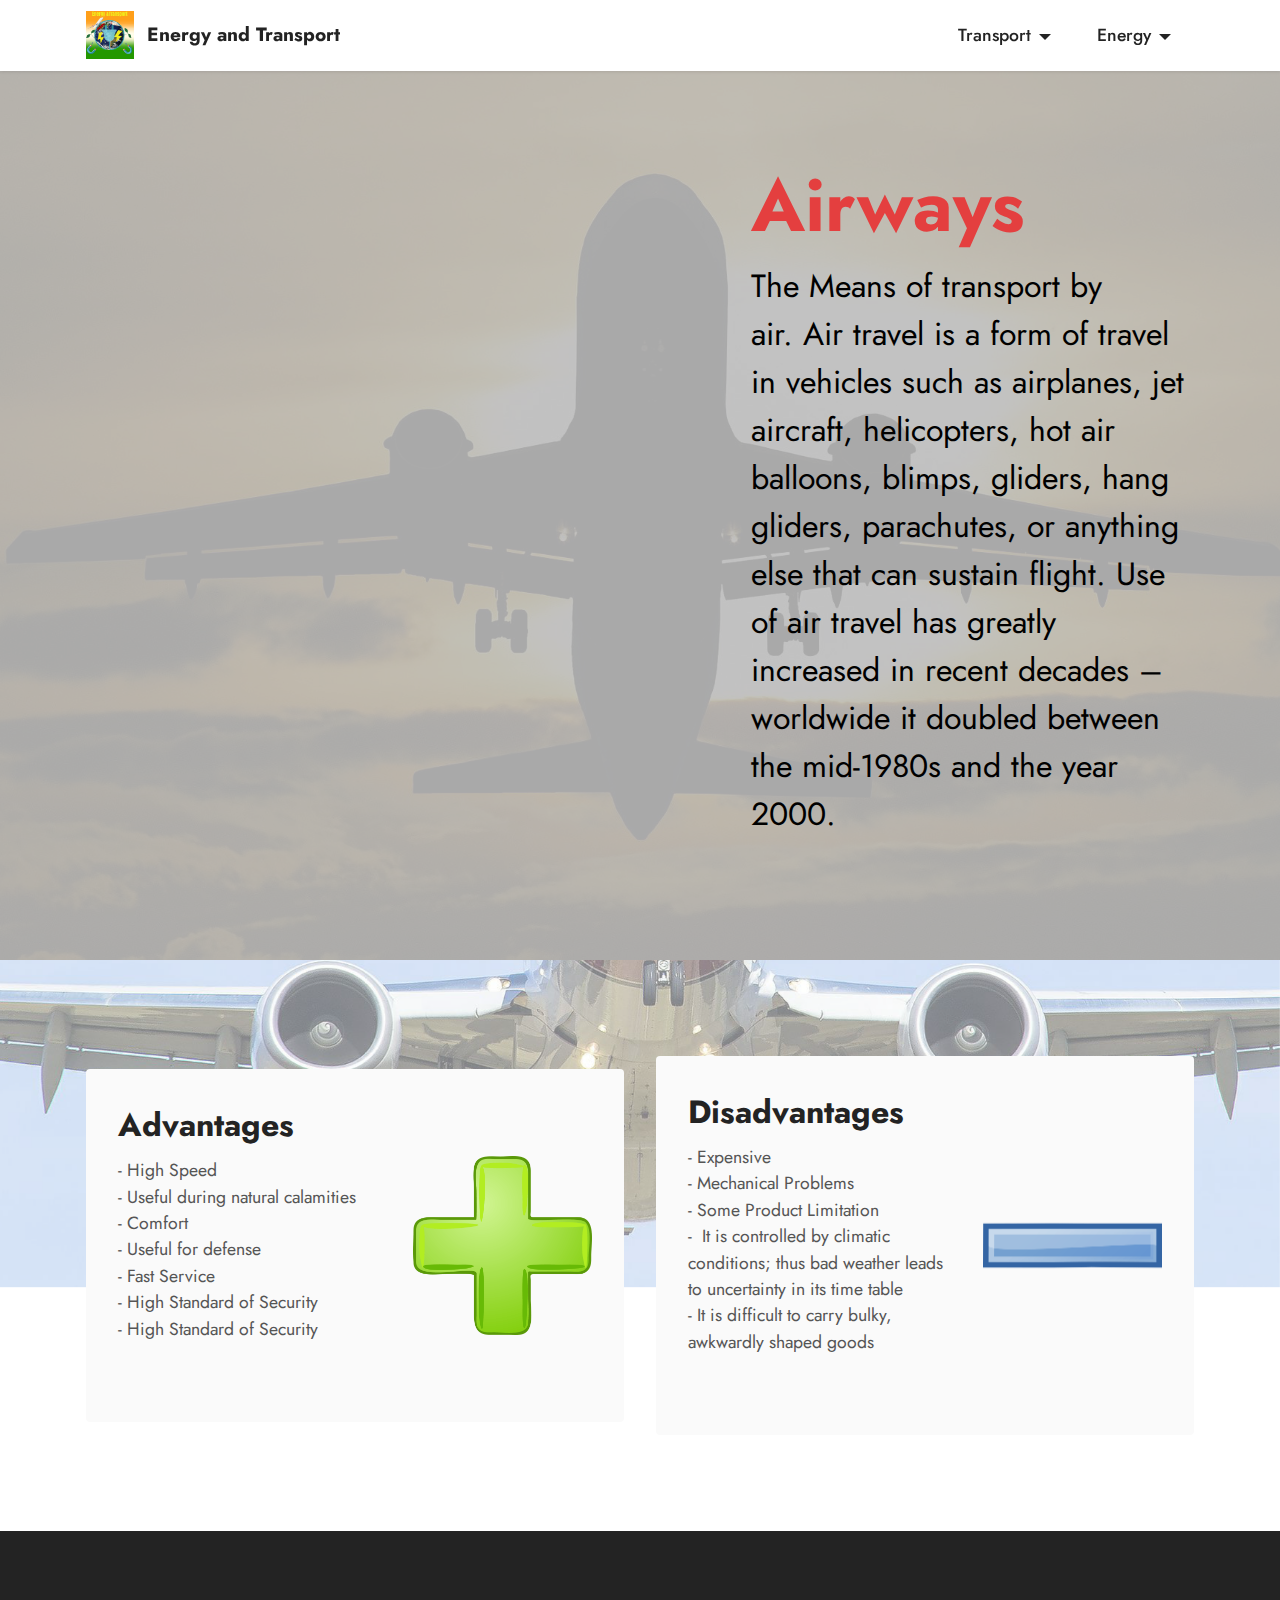
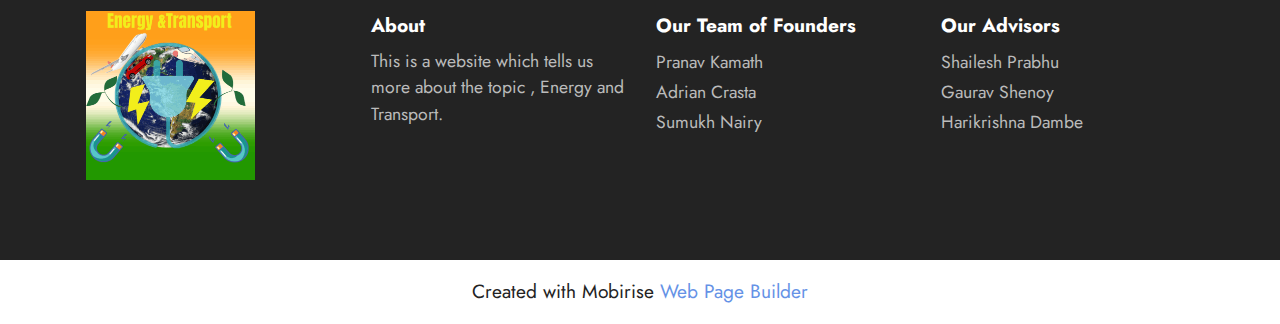
<file: page4.html>
<!DOCTYPE html>
<html  >
<head>
  <!-- Site made with Mobirise Website Builder v5.6.3, https://mobirise.com -->
  <meta charset="UTF-8">
  <meta http-equiv="X-UA-Compatible" content="IE=edge">
  <meta name="generator" content="Mobirise v5.6.3, mobirise.com">
  <meta name="viewport" content="width=device-width, initial-scale=1, minimum-scale=1">
  <link rel="shortcut icon" href="assets/images/logo-80x80.png" type="image/x-icon">
  <meta name="description" content="">
  
  
  <title>Airways</title>
  <link rel="stylesheet" href="assets/web/assets/mobirise-icons2/mobirise2.css">
  <link rel="stylesheet" href="assets/bootstrap/css/bootstrap.min.css">
  <link rel="stylesheet" href="assets/bootstrap/css/bootstrap-grid.min.css">
  <link rel="stylesheet" href="assets/bootstrap/css/bootstrap-reboot.min.css">
  <link rel="stylesheet" href="assets/parallax/jarallax.css">
  <link rel="stylesheet" href="assets/dropdown/css/style.css">
  <link rel="stylesheet" href="assets/socicon/css/styles.css">
  <link rel="stylesheet" href="assets/theme/css/style.css">
  <link rel="preload" href="https://fonts.googleapis.com/css?family=Jost:100,200,300,400,500,600,700,800,900,100i,200i,300i,400i,500i,600i,700i,800i,900i&display=swap" as="style" onload="this.onload=null;this.rel='stylesheet'">
  <noscript><link rel="stylesheet" href="https://fonts.googleapis.com/css?family=Jost:100,200,300,400,500,600,700,800,900,100i,200i,300i,400i,500i,600i,700i,800i,900i&display=swap"></noscript>
  <link rel="preload" as="style" href="assets/mobirise/css/mbr-additional.css"><link rel="stylesheet" href="assets/mobirise/css/mbr-additional.css" type="text/css">
  
  
  
  
</head>
<body>
  
  <section data-bs-version="5.1" class="menu menu2 cid-t1PcuXxI0u" once="menu" id="menu2-11">
    
    <nav class="navbar navbar-dropdown navbar-fixed-top navbar-expand-lg">
        <div class="container">
            <div class="navbar-brand">
                <span class="navbar-logo">
                    <a href="index.html">
                        <img src="assets/images/logo-80x80.png" alt="Logo" style="height: 3rem;">
                    </a>
                </span>
                <span class="navbar-caption-wrap"><a class="navbar-caption text-black text-primary display-7" href="index.html">Energy and Transport</a></span>
            </div>
            <button class="navbar-toggler" type="button" data-toggle="collapse" data-bs-toggle="collapse" data-target="#navbarSupportedContent" data-bs-target="#navbarSupportedContent" aria-controls="navbarNavAltMarkup" aria-expanded="false" aria-label="Toggle navigation">
                <div class="hamburger">
                    <span></span>
                    <span></span>
                    <span></span>
                    <span></span>
                </div>
            </button>
            <div class="collapse navbar-collapse" id="navbarSupportedContent">
                <ul class="navbar-nav nav-dropdown nav-right" data-app-modern-menu="true"><li class="nav-item dropdown"><a class="nav-link link text-black dropdown-toggle display-4" href="https://mobiri.se" data-toggle="dropdown-submenu" data-bs-toggle="dropdown" data-bs-auto-close="outside" aria-expanded="false">Transport</a><div class="dropdown-menu" aria-labelledby="dropdown-263"><a class="text-black dropdown-item text-primary display-4" href="page1.html">Roadways</a><a class="text-black show dropdown-item text-primary display-4" href="page2.html">Railways</a><a class="text-black show dropdown-item text-primary display-4" href="page3.html">Waterways</a><a class="text-black show dropdown-item text-primary display-4" href="page4.html">Airways</a><a class="text-black show dropdown-item text-primary display-4" href="page5.html">MagLev</a></div></li>
                    <li class="nav-item dropdown"><a class="nav-link link text-black dropdown-toggle show display-4" href="https://mobiri.se" data-toggle="dropdown-submenu" data-bs-toggle="dropdown" data-bs-auto-close="outside" aria-expanded="true">Energy</a><div class="dropdown-menu show" aria-labelledby="dropdown-121" data-bs-popper="none"><a class="text-black dropdown-item text-primary display-4" href="page6.html">Nuclear energy</a><a class="text-black show dropdown-item text-primary display-4" href="page7.html">Thermal Energy</a><a class="text-black show dropdown-item text-primary display-4" href="page8.html">Electrical Energy</a><a class="text-black dropdown-item text-primary display-4" href="page9.html">Mechanical Energy</a><a class="text-black show dropdown-item text-primary display-4" href="page10.html">Chemical Energy</a></div></li></ul>
                
                
            </div>
        </div>
    </nav>
</section>

<section data-bs-version="5.1" class="header7 cid-t2iCC8fyaA mbr-fullscreen" id="header7-13">

    

    <div class="mbr-overlay" style="opacity: 0.9; background-color: rgb(187, 187, 187);"></div>

    <div class="text-right container">
        <div class="row justify-content-end">
            <div class="col-12 col-lg-5">
                <h1 class="mbr-section-title mbr-fonts-style mb-3 display-1"><strong>Airways</strong></h1>
                
                <p class="mbr-text mbr-fonts-style display-5">The Means of transport by air.&nbsp;Air travel is a form of travel in vehicles such as airplanes, jet aircraft, helicopters, hot air balloons, blimps, gliders, hang gliders, parachutes, or anything else that can sustain flight. Use of air travel has greatly increased in recent decades – worldwide it doubled between the mid-1980s and the year 2000.</p>
                
            </div>
        </div>
    </div>
</section>

<section data-bs-version="5.1" class="features4 cid-t2iF3HWW23 mbr-parallax-background" id="features5-15">

    

    <div class="mbr-overlay" style="opacity: 0.5; background-color: rgb(255, 255, 255);">
    </div>
    <div class="container">
        <div class="row">
            <div class="col-12 col-lg-6">
                <div class="card-wrapper">
                    <div class="row">
                        <div class="col-12 col-md-7">
                            <div class="text-wrapper">
                                
                                <h5 class="card-title mbr-fonts-style display-5"><strong>Advantages</strong></h5>
                                <p class="mbr-text mbr-fonts-style mb-5 display-4">- High Speed<br>- Useful during natural calamities<br>- Comfort<br>- Useful for defense<br>- Fast Service<br>-&nbsp;High Standard of Security<br>-&nbsp;High Standard of Security</p>
                                
                            </div>
                        </div>
                        <div class="col-12 col-md-5">
                            <div class="img-wrapper">
                                <img src="assets/images/mbr-357x356.png" alt="Mobirise Website Builder">
                            </div>
                        </div>
                    </div>
                </div>
            </div>
            <div class="col-12 col-lg-6">
                <div class="card-wrapper">
                    <div class="row">
                        <div class="col-12 col-md-7">
                            <div class="text-wrapper">
                                
                                <h5 class="card-title mbr-fonts-style display-5"><strong>Disadvantages</strong></h5>
                                <p class="mbr-text mbr-fonts-style mb-5 display-4">- Expensive<br>- Mechanical Problems<br>-&nbsp;Some Product Limitation<br>-&nbsp; It is controlled by climatic conditions; thus bad weather leads to uncertainty in its time table<br>-&nbsp;It is difficult to carry bulky, awkwardly shaped goods</p>
                                
                            </div>
                        </div>
                        <div class="col-12 col-md-5">
                            <div class="img-wrapper">
                                <img src="assets/images/mbr-357x179.png" alt="Mobirise Website Builder">
                            </div>
                        </div>
                    </div>
                </div>
            </div>
        </div>
    </div>
</section>

<section data-bs-version="5.1" class="footer4 cid-t2iurTWKzl" once="footers" id="footer4-12">

    
    
    <div class="container">
        <div class="row mbr-white">
            <div class="col-6 col-lg-3">
                <div class="media-wrap col-md-8 col-12">
                    <a href="index.html">
                        <img src="assets/images/logo-337x337.png" alt="Mobirise Website Builder">
                    </a>
                </div>
            </div>
            <div class="col-12 col-md-6 col-lg-3">
                <h5 class="mbr-section-subtitle mbr-fonts-style mb-2 display-7">
                    <strong>About</strong>
                </h5>
                <p class="mbr-text mbr-fonts-style mb-4 display-4">This is a website which tells us more about the topic , Energy and Transport.</p>
                
                
            </div>
            <div class="col-12 col-md-6 col-lg-3">
                <h5 class="mbr-section-subtitle mbr-fonts-style mb-2 display-7"><strong>Our Team of Founders</strong></h5>
                <ul class="list mbr-fonts-style display-4">
                    <li class="mbr-text item-wrap">Pranav Kamath</li><li class="mbr-text item-wrap">Adrian Crasta</li><li class="mbr-text item-wrap">Sumukh Nairy</li>
                </ul>
            </div>
            <div class="col-12 col-md-6 col-lg-3">
                <h5 class="mbr-section-subtitle mbr-fonts-style mb-2 display-7"><strong>Our Advisors</strong></h5>
                <ul class="list mbr-fonts-style display-4">
                    <li class="mbr-text item-wrap">Shailesh Prabhu</li><li class="mbr-text item-wrap">Gaurav Shenoy</li><li class="mbr-text item-wrap">Harikrishna Dambe</li>
                </ul>
            </div>
            
        </div>
    </div>
</section><section class="display-7" style="padding: 0;align-items: center;justify-content: center;flex-wrap: wrap;    align-content: center;display: flex;position: relative;height: 4rem;"><a href="https://mobiri.se/2711680" style="flex: 1 1;height: 4rem;position: absolute;width: 100%;z-index: 1;"><img alt="" style="height: 4rem;" src="[data-uri]"></a><p style="margin: 0;text-align: center;" class="display-7">Created with Mobirise &#8204;</p><a style="z-index:1" href="https://mobirise.com/web-page-maker.html">Web Page Builder</a></section><script src="assets/bootstrap/js/bootstrap.bundle.min.js"></script>  <script src="assets/parallax/jarallax.js"></script>  <script src="assets/smoothscroll/smooth-scroll.js"></script>  <script src="assets/ytplayer/index.js"></script>  <script src="assets/dropdown/js/navbar-dropdown.js"></script>  <script src="assets/theme/js/script.js"></script>  
  
  
</body>
</html>
</file>
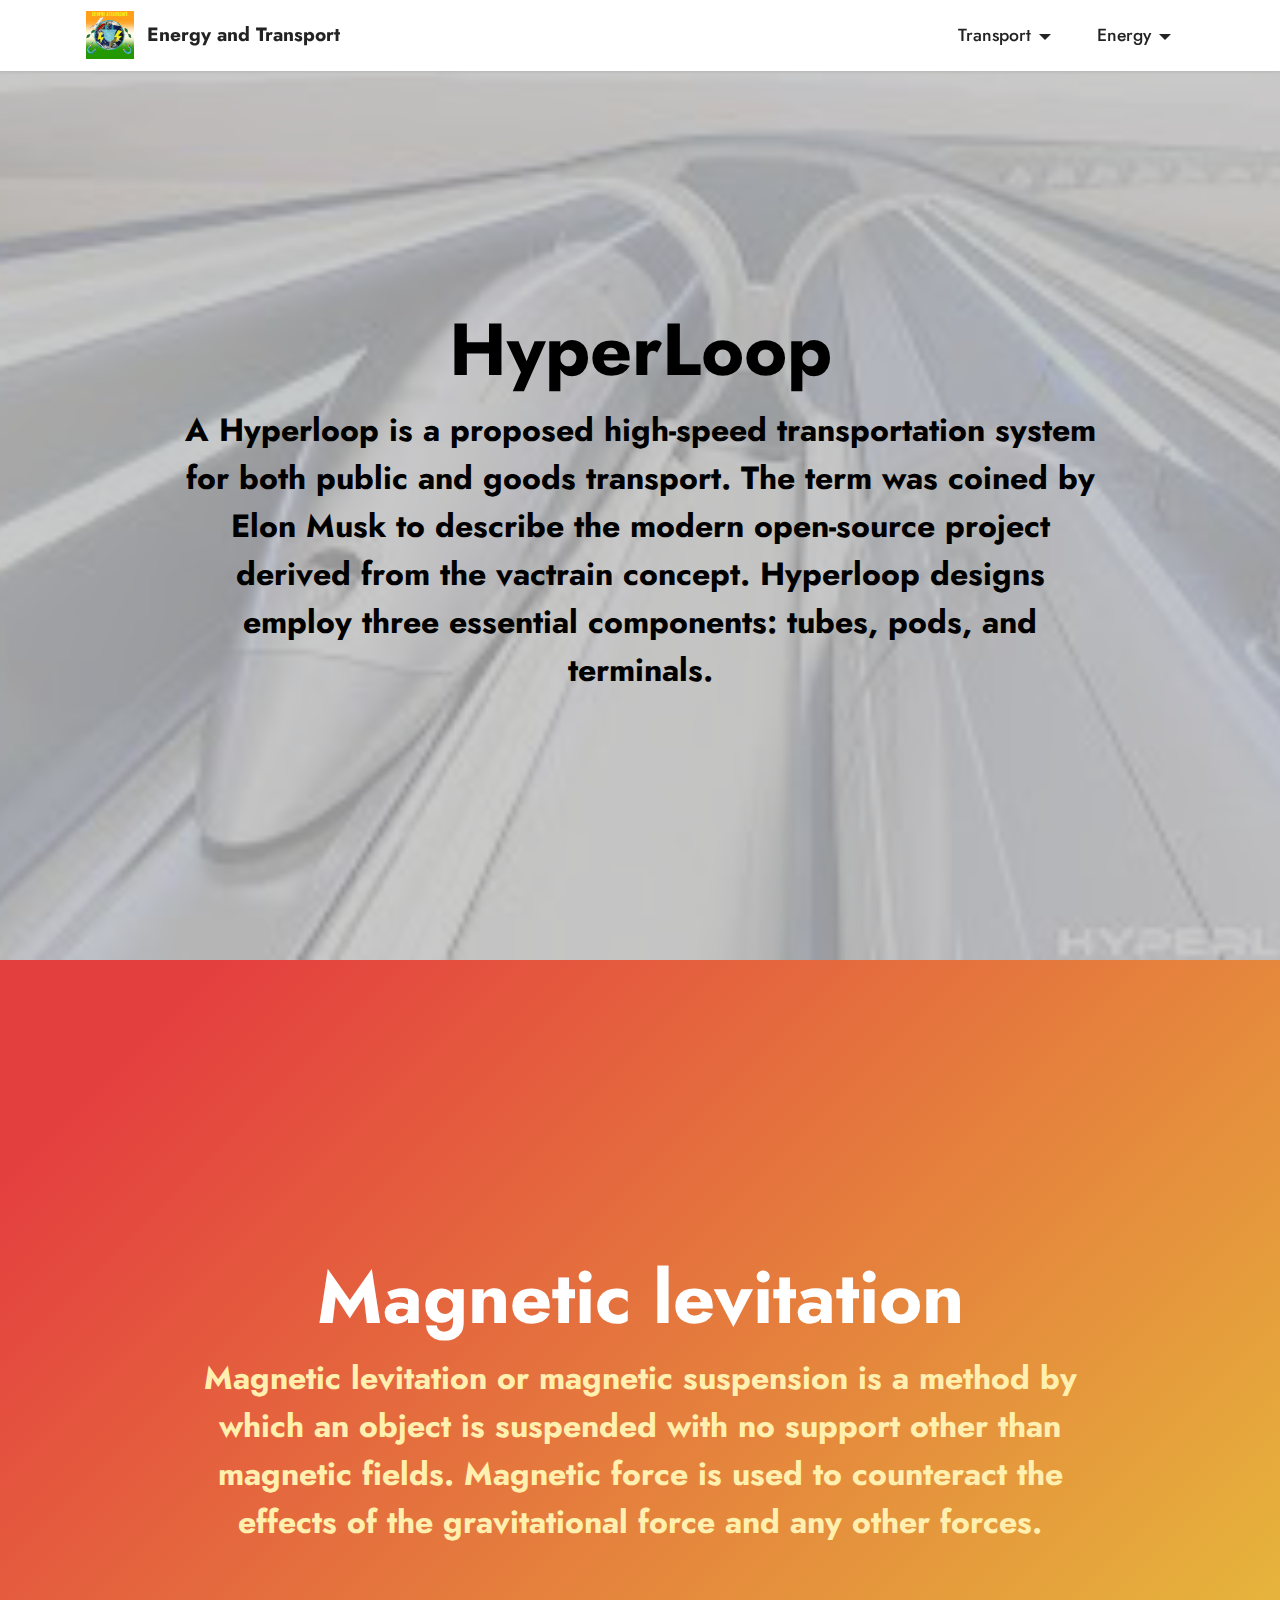
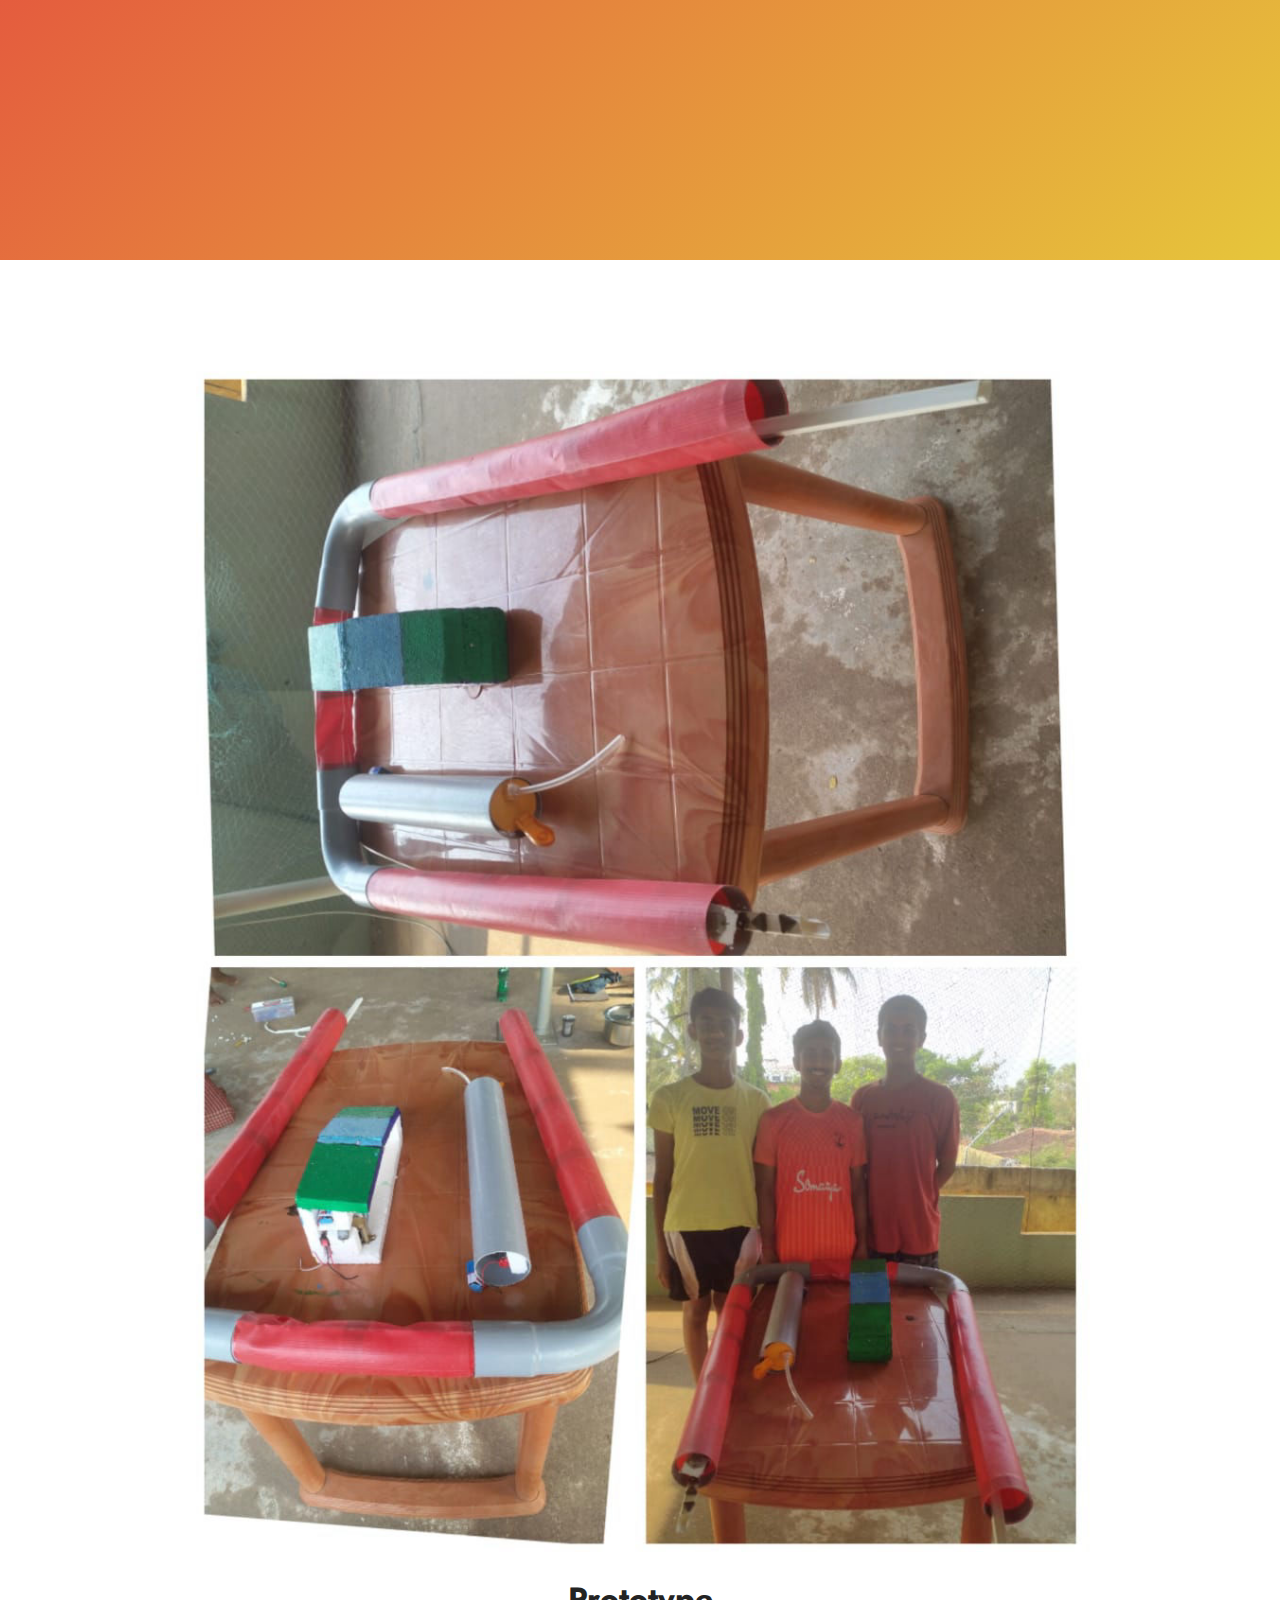
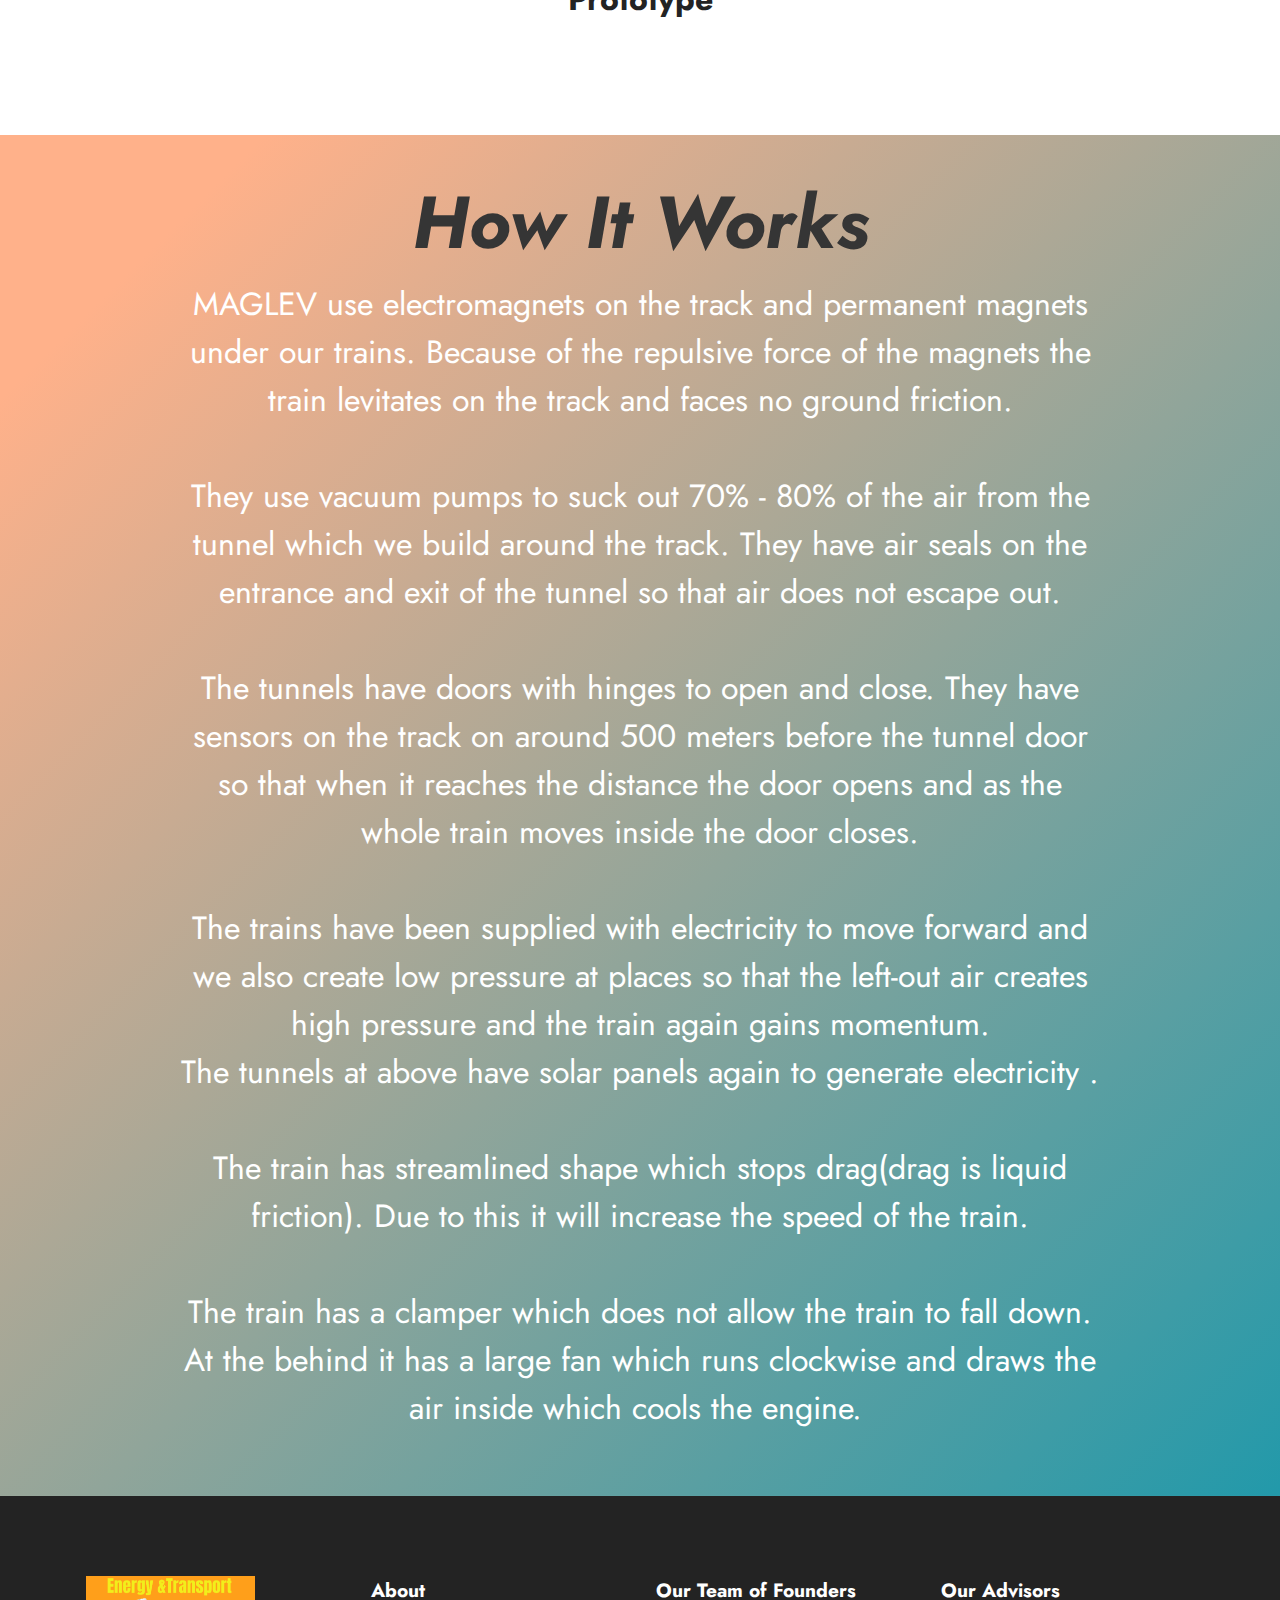
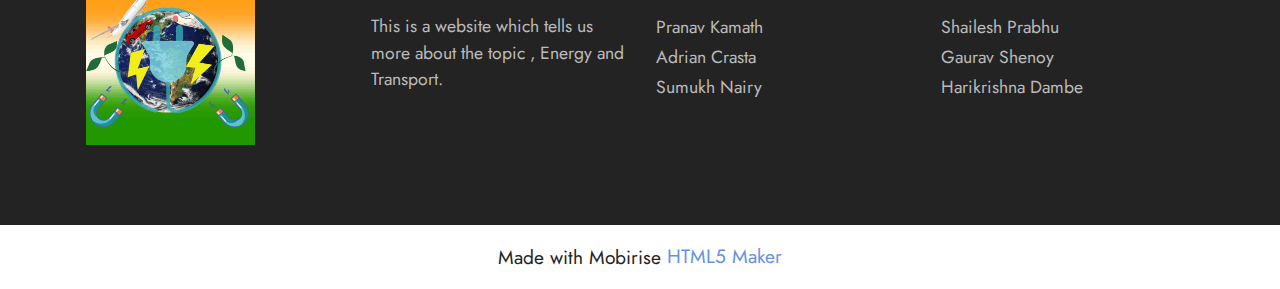
<file: page5.html>
<!DOCTYPE html>
<html  >
<head>
  <!-- Site made with Mobirise Website Builder v5.6.3, https://mobirise.com -->
  <meta charset="UTF-8">
  <meta http-equiv="X-UA-Compatible" content="IE=edge">
  <meta name="generator" content="Mobirise v5.6.3, mobirise.com">
  <meta name="viewport" content="width=device-width, initial-scale=1, minimum-scale=1">
  <link rel="shortcut icon" href="assets/images/logo-80x80.png" type="image/x-icon">
  <meta name="description" content="">
  
  
  <title>MagLev</title>
  <link rel="stylesheet" href="assets/bootstrap/css/bootstrap.min.css">
  <link rel="stylesheet" href="assets/bootstrap/css/bootstrap-grid.min.css">
  <link rel="stylesheet" href="assets/bootstrap/css/bootstrap-reboot.min.css">
  <link rel="stylesheet" href="assets/dropdown/css/style.css">
  <link rel="stylesheet" href="assets/socicon/css/styles.css">
  <link rel="stylesheet" href="assets/theme/css/style.css">
  <link rel="preload" href="https://fonts.googleapis.com/css?family=Jost:100,200,300,400,500,600,700,800,900,100i,200i,300i,400i,500i,600i,700i,800i,900i&display=swap" as="style" onload="this.onload=null;this.rel='stylesheet'">
  <noscript><link rel="stylesheet" href="https://fonts.googleapis.com/css?family=Jost:100,200,300,400,500,600,700,800,900,100i,200i,300i,400i,500i,600i,700i,800i,900i&display=swap"></noscript>
  <link rel="preload" as="style" href="assets/mobirise/css/mbr-additional.css"><link rel="stylesheet" href="assets/mobirise/css/mbr-additional.css" type="text/css">
  
  
  
  
</head>
<body>
  
  <section data-bs-version="5.1" class="menu menu2 cid-t1PcuXxI0u" once="menu" id="menu2-16">
    
    <nav class="navbar navbar-dropdown navbar-fixed-top navbar-expand-lg">
        <div class="container">
            <div class="navbar-brand">
                <span class="navbar-logo">
                    <a href="index.html">
                        <img src="assets/images/logo-80x80.png" alt="Logo" style="height: 3rem;">
                    </a>
                </span>
                <span class="navbar-caption-wrap"><a class="navbar-caption text-black text-primary display-7" href="index.html">Energy and Transport</a></span>
            </div>
            <button class="navbar-toggler" type="button" data-toggle="collapse" data-bs-toggle="collapse" data-target="#navbarSupportedContent" data-bs-target="#navbarSupportedContent" aria-controls="navbarNavAltMarkup" aria-expanded="false" aria-label="Toggle navigation">
                <div class="hamburger">
                    <span></span>
                    <span></span>
                    <span></span>
                    <span></span>
                </div>
            </button>
            <div class="collapse navbar-collapse" id="navbarSupportedContent">
                <ul class="navbar-nav nav-dropdown nav-right" data-app-modern-menu="true"><li class="nav-item dropdown"><a class="nav-link link text-black dropdown-toggle display-4" href="https://mobiri.se" data-toggle="dropdown-submenu" data-bs-toggle="dropdown" data-bs-auto-close="outside" aria-expanded="false">Transport</a><div class="dropdown-menu" aria-labelledby="dropdown-263"><a class="text-black dropdown-item text-primary display-4" href="page1.html">Roadways</a><a class="text-black show dropdown-item text-primary display-4" href="page2.html">Railways</a><a class="text-black show dropdown-item text-primary display-4" href="page3.html">Waterways</a><a class="text-black show dropdown-item text-primary display-4" href="page4.html">Airways</a><a class="text-black show dropdown-item text-primary display-4" href="page5.html">MagLev</a></div></li>
                    <li class="nav-item dropdown"><a class="nav-link link text-black dropdown-toggle show display-4" href="https://mobiri.se" data-toggle="dropdown-submenu" data-bs-toggle="dropdown" data-bs-auto-close="outside" aria-expanded="true">Energy</a><div class="dropdown-menu show" aria-labelledby="dropdown-121" data-bs-popper="none"><a class="text-black dropdown-item text-primary display-4" href="page6.html">Nuclear energy</a><a class="text-black show dropdown-item text-primary display-4" href="page7.html">Thermal Energy</a><a class="text-black show dropdown-item text-primary display-4" href="page8.html">Electrical Energy</a><a class="text-black dropdown-item text-primary display-4" href="page9.html">Mechanical Energy</a><a class="text-black show dropdown-item text-primary display-4" href="page10.html">Chemical Energy</a></div></li></ul>
                
                
            </div>
        </div>
    </nav>
</section>

<section data-bs-version="5.1" class="header6 cid-t2o0Nv5kQ2 mbr-fullscreen" id="header6-21">

    

    <div class="mbr-overlay" style="opacity: 0.8; background-color: rgb(187, 187, 187);"></div>

    <div class="align-center container">
        <div class="row justify-content-center">
            <div class="col-12 col-lg-10">
                <h1 class="mbr-section-title mbr-fonts-style mbr-white mb-3 display-1"><strong>HyperLoop</strong></h1>
                
                <p class="mbr-text mbr-white mbr-fonts-style display-5"><strong>
                    A Hyperloop is a proposed high-speed transportation system for both public and goods transport. The term was coined by Elon Musk to describe the modern open-source project derived from the vactrain concept. Hyperloop designs employ three essential components: tubes, pods, and terminals.</strong></p>
                
            </div>
        </div>
    </div>
</section>

<section data-bs-version="5.1" class="header18 cid-t2o1NY7Cs2 mbr-fullscreen" id="header18-23">

    

    

    <div class="align-center container">
        <div class="row justify-content-center">
            <div class="col-12 col-lg-10">
                <h1 class="mbr-section-title mbr-fonts-style mbr-white mb-3 display-1"><strong>Magnetic levitation</strong></h1>
                
                <p class="mbr-text mbr-fonts-style mbr-white display-5"><strong>
                    Magnetic levitation or magnetic suspension is a method by which an object is suspended with no support other than magnetic fields. Magnetic force is used to counteract the effects of the gravitational force and any other forces.</strong></p>
                
            </div>
        </div>
    </div>
</section>

<section data-bs-version="5.1" class="image3 cid-t2o2FfKwKs" id="image3-24">
    

    

    <div class="container">
        <div class="row justify-content-center">
            <div class="col-12 col-lg-10">
                <div class="image-wrapper">
                    <img src="assets/images/prototype-970x1280.jpg" alt="Mobirise Website Builder">
                    <p class="mbr-description mbr-fonts-style mt-2 align-center display-5"><strong>Prototype</strong></p>
                </div>
            </div>
        </div>
    </div>
</section>

<section data-bs-version="5.1" class="header18 cid-t2o3NMgxCB mbr-fullscreen" id="header18-26">

    

    

    <div class="align-center container">
        <div class="row justify-content-center">
            <div class="col-12 col-lg-10">
                <h1 class="mbr-section-title mbr-fonts-style mbr-white mb-3 display-1"><strong><em>How It Works</em></strong></h1>
                
                <p class="mbr-text mbr-fonts-style mbr-white display-5">MAGLEV use electromagnets on the track and permanent magnets under our trains. Because of the repulsive force of the magnets the train levitates on the track and faces no ground friction.
<br>
<br>They use vacuum pumps to suck out 70% - 80% of the air from the tunnel which we build around the track. They have air seals on the entrance and exit of the tunnel so that air does not escape out.
<br>
<br>The tunnels have doors with hinges to open and close. They have sensors on the track on around 500 meters before the tunnel door so that when it reaches the distance the door opens and as the whole train moves inside the door closes.
<br>
<br>The trains have been supplied with electricity to move forward and we also create low pressure at places so that the left-out air creates high pressure and the train again gains momentum.
<br>The tunnels at above have solar panels again to generate electricity .
<br>
<br>The train has streamlined shape which stops drag(drag is liquid friction). Due to this it will increase the speed of the train.
<br>
<br>The train has a clamper which does not allow the train to fall down.
<br>At the behind it has a large fan which runs clockwise and draws the air inside which cools the engine.&nbsp;<br></p>
                
            </div>
        </div>
    </div>
</section>

<section data-bs-version="5.1" class="footer4 cid-t28JGJjSWW" once="footers" id="footer4-17">

    
    
    <div class="container">
        <div class="row mbr-white">
            <div class="col-6 col-lg-3">
                <div class="media-wrap col-md-8 col-12">
                    <a href="index.html">
                        <img src="assets/images/logo-337x337.png" alt="Mobirise Website Builder">
                    </a>
                </div>
            </div>
            <div class="col-12 col-md-6 col-lg-3">
                <h5 class="mbr-section-subtitle mbr-fonts-style mb-2 display-7">
                    <strong>About</strong>
                </h5>
                <p class="mbr-text mbr-fonts-style mb-4 display-4">This is a website which tells us more about the topic , Energy and Transport.</p>
                
                
            </div>
            <div class="col-12 col-md-6 col-lg-3">
                <h5 class="mbr-section-subtitle mbr-fonts-style mb-2 display-7"><strong>Our Team of Founders</strong></h5>
                <ul class="list mbr-fonts-style display-4">
                    <li class="mbr-text item-wrap">Pranav Kamath</li><li class="mbr-text item-wrap">Adrian Crasta</li><li class="mbr-text item-wrap">Sumukh Nairy</li>
                </ul>
            </div>
            <div class="col-12 col-md-6 col-lg-3">
                <h5 class="mbr-section-subtitle mbr-fonts-style mb-2 display-7"><strong>Our Advisors</strong></h5>
                <ul class="list mbr-fonts-style display-4">
                    <li class="mbr-text item-wrap">Shailesh Prabhu</li><li class="mbr-text item-wrap">Gaurav Shenoy</li><li class="mbr-text item-wrap">Harikrishna Dambe</li>
                </ul>
            </div>
            
        </div>
    </div>
</section><section class="display-7" style="padding: 0;align-items: center;justify-content: center;flex-wrap: wrap;    align-content: center;display: flex;position: relative;height: 4rem;"><a href="https://mobiri.se/2711680" style="flex: 1 1;height: 4rem;position: absolute;width: 100%;z-index: 1;"><img alt="" style="height: 4rem;" src="[data-uri]"></a><p style="margin: 0;text-align: center;" class="display-7">Made with Mobirise &#8204;</p><a style="z-index:1" href="https://mobirise.com/html-builder.html">HTML5 Maker</a></section><script src="assets/bootstrap/js/bootstrap.bundle.min.js"></script>  <script src="assets/smoothscroll/smooth-scroll.js"></script>  <script src="assets/ytplayer/index.js"></script>  <script src="assets/dropdown/js/navbar-dropdown.js"></script>  <script src="assets/theme/js/script.js"></script>  
  
  
</body>
</html>
</file>
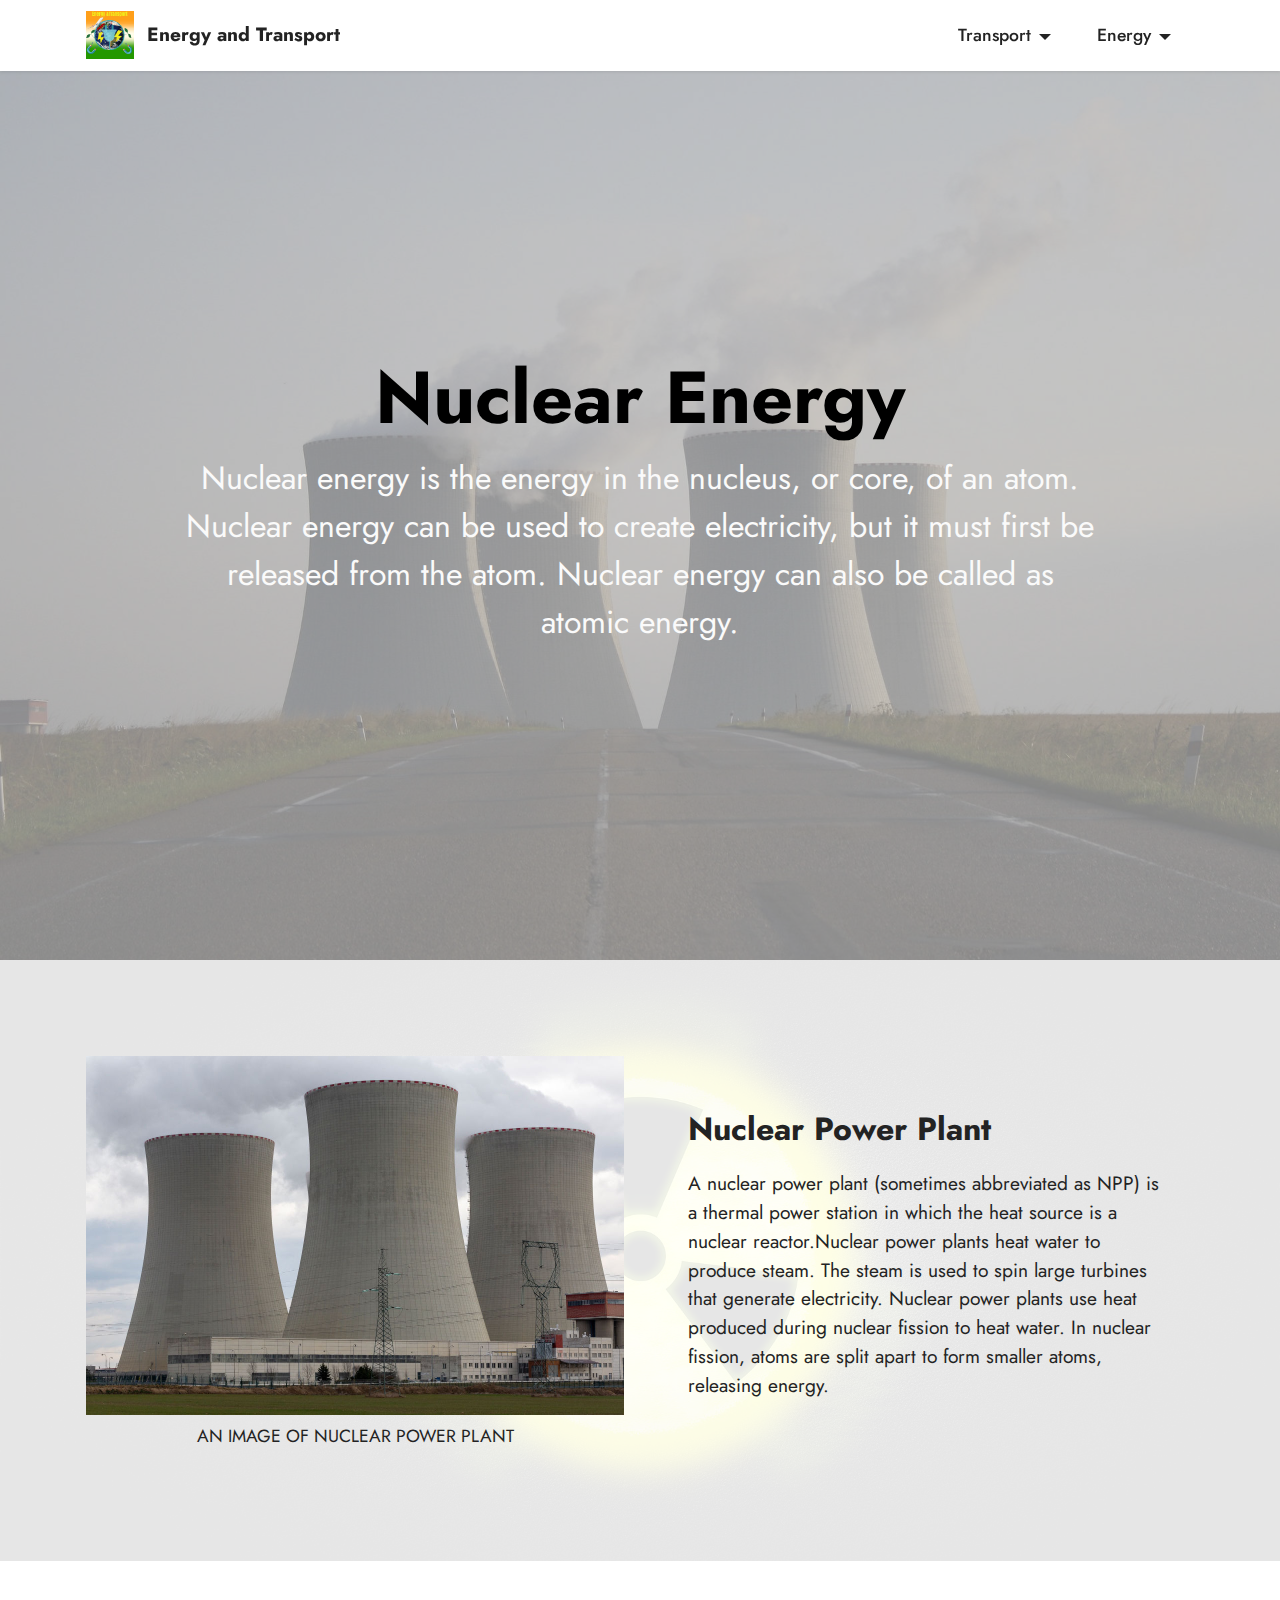
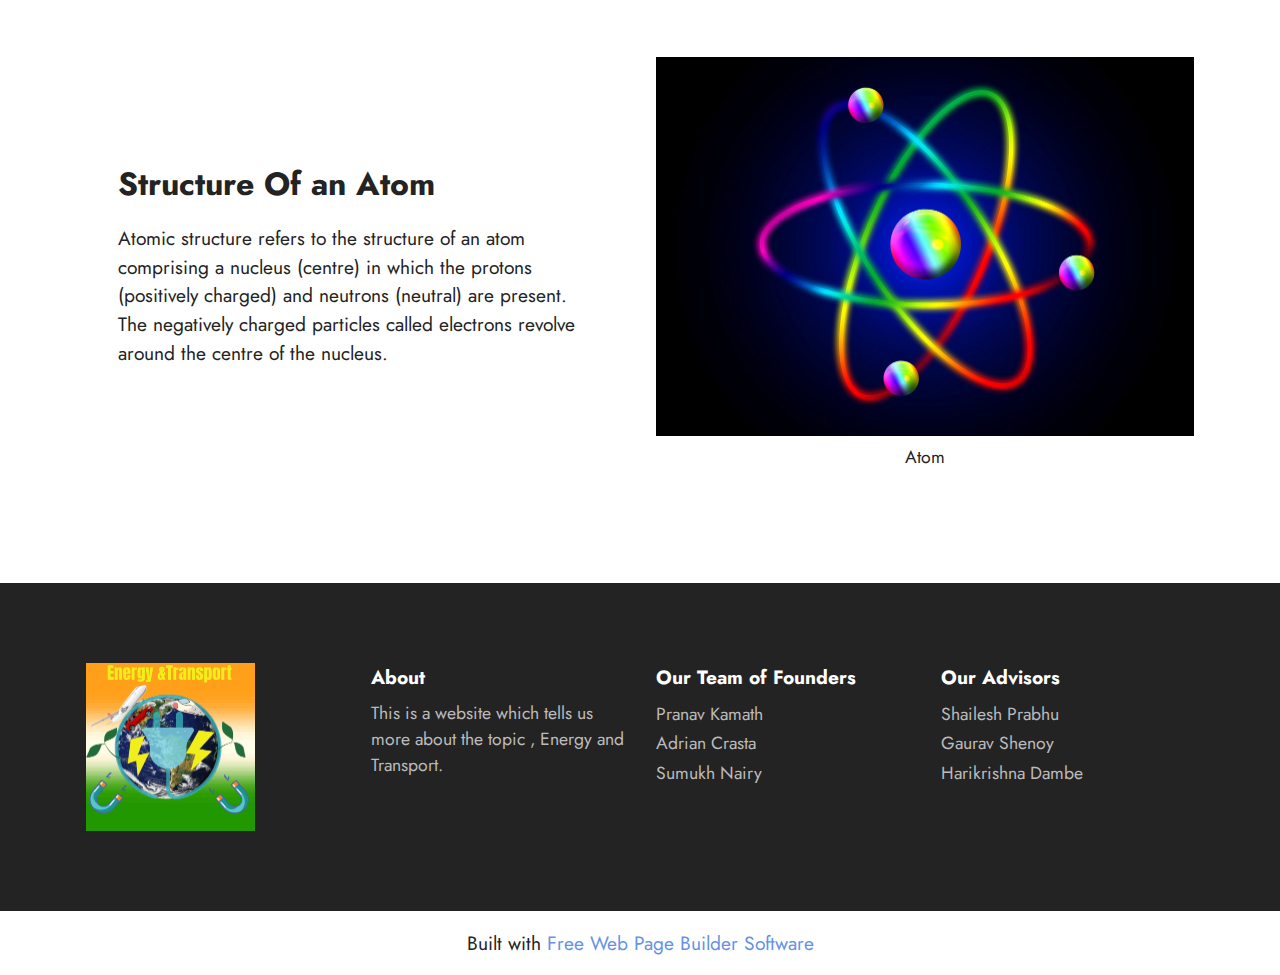
<file: page6.html>
<!DOCTYPE html>
<html  >
<head>
  <!-- Site made with Mobirise Website Builder v5.6.3, https://mobirise.com -->
  <meta charset="UTF-8">
  <meta http-equiv="X-UA-Compatible" content="IE=edge">
  <meta name="generator" content="Mobirise v5.6.3, mobirise.com">
  <meta name="viewport" content="width=device-width, initial-scale=1, minimum-scale=1">
  <link rel="shortcut icon" href="assets/images/logo-80x80.png" type="image/x-icon">
  <meta name="description" content="">
  
  
  <title>Nuclear Energy</title>
  <link rel="stylesheet" href="assets/bootstrap/css/bootstrap.min.css">
  <link rel="stylesheet" href="assets/bootstrap/css/bootstrap-grid.min.css">
  <link rel="stylesheet" href="assets/bootstrap/css/bootstrap-reboot.min.css">
  <link rel="stylesheet" href="assets/dropdown/css/style.css">
  <link rel="stylesheet" href="assets/socicon/css/styles.css">
  <link rel="stylesheet" href="assets/theme/css/style.css">
  <link rel="preload" href="https://fonts.googleapis.com/css?family=Jost:100,200,300,400,500,600,700,800,900,100i,200i,300i,400i,500i,600i,700i,800i,900i&display=swap" as="style" onload="this.onload=null;this.rel='stylesheet'">
  <noscript><link rel="stylesheet" href="https://fonts.googleapis.com/css?family=Jost:100,200,300,400,500,600,700,800,900,100i,200i,300i,400i,500i,600i,700i,800i,900i&display=swap"></noscript>
  <link rel="preload" as="style" href="assets/mobirise/css/mbr-additional.css"><link rel="stylesheet" href="assets/mobirise/css/mbr-additional.css" type="text/css">
  
  
  
  
</head>
<body>
  
  <section data-bs-version="5.1" class="menu menu2 cid-t1PcuXxI0u" once="menu" id="menu2-18">
    
    <nav class="navbar navbar-dropdown navbar-fixed-top navbar-expand-lg">
        <div class="container">
            <div class="navbar-brand">
                <span class="navbar-logo">
                    <a href="index.html">
                        <img src="assets/images/logo-80x80.png" alt="Logo" style="height: 3rem;">
                    </a>
                </span>
                <span class="navbar-caption-wrap"><a class="navbar-caption text-black text-primary display-7" href="index.html">Energy and Transport</a></span>
            </div>
            <button class="navbar-toggler" type="button" data-toggle="collapse" data-bs-toggle="collapse" data-target="#navbarSupportedContent" data-bs-target="#navbarSupportedContent" aria-controls="navbarNavAltMarkup" aria-expanded="false" aria-label="Toggle navigation">
                <div class="hamburger">
                    <span></span>
                    <span></span>
                    <span></span>
                    <span></span>
                </div>
            </button>
            <div class="collapse navbar-collapse" id="navbarSupportedContent">
                <ul class="navbar-nav nav-dropdown nav-right" data-app-modern-menu="true"><li class="nav-item dropdown"><a class="nav-link link text-black dropdown-toggle display-4" href="https://mobiri.se" data-toggle="dropdown-submenu" data-bs-toggle="dropdown" data-bs-auto-close="outside" aria-expanded="false">Transport</a><div class="dropdown-menu" aria-labelledby="dropdown-263"><a class="text-black dropdown-item text-primary display-4" href="page1.html">Roadways</a><a class="text-black show dropdown-item text-primary display-4" href="page2.html">Railways</a><a class="text-black show dropdown-item text-primary display-4" href="page3.html">Waterways</a><a class="text-black show dropdown-item text-primary display-4" href="page4.html">Airways</a><a class="text-black show dropdown-item text-primary display-4" href="page5.html">MagLev</a></div></li>
                    <li class="nav-item dropdown"><a class="nav-link link text-black dropdown-toggle show display-4" href="https://mobiri.se" data-toggle="dropdown-submenu" data-bs-toggle="dropdown" data-bs-auto-close="outside" aria-expanded="true">Energy</a><div class="dropdown-menu show" aria-labelledby="dropdown-121" data-bs-popper="none"><a class="text-black dropdown-item text-primary display-4" href="page6.html">Nuclear energy</a><a class="text-black show dropdown-item text-primary display-4" href="page7.html">Thermal Energy</a><a class="text-black show dropdown-item text-primary display-4" href="page8.html">Electrical Energy</a><a class="text-black dropdown-item text-primary display-4" href="page9.html">Mechanical Energy</a><a class="text-black show dropdown-item text-primary display-4" href="page10.html">Chemical Energy</a></div></li></ul>
                
                
            </div>
        </div>
    </nav>
</section>

<section data-bs-version="5.1" class="header18 cid-t2iO85ss68 mbr-fullscreen" id="header18-1a">

    

    <div class="mbr-overlay" style="opacity: 0.7; background-color: rgb(187, 187, 187);"></div>

    <div class="align-center container">
        <div class="row justify-content-center">
            <div class="col-12 col-lg-10">
                <h1 class="mbr-section-title mbr-fonts-style mbr-white mb-3 display-1"><strong>Nuclear Energy</strong></h1>
                
                <p class="mbr-text mbr-fonts-style mbr-white display-5">
                    Nuclear energy is the energy in the nucleus, or core, of an atom. Nuclear energy can be used to create electricity, but it must first be released from the atom. Nuclear energy can also be called as atomic energy.</p>
                
            </div>
        </div>
    </div>
</section>

<section data-bs-version="5.1" class="image1 cid-t2iPddyKgR" id="image1-1d">
    

    <div class="mbr-overlay" style="opacity: 0.9; background-color: rgb(255, 255, 255);">
    </div>

    <div class="container">
        <div class="row align-items-center">
            <div class="col-12 col-lg-6">
                <div class="image-wrapper">
                    <img src="assets/images/mbr-1076x717.jpg" alt="Mobirise Website Builder">
                    <p class="mbr-description mbr-fonts-style pt-2 align-center display-4">AN IMAGE OF NUCLEAR POWER PLANT</p>
                </div>
            </div>
            <div class="col-12 col-lg">
                <div class="text-wrapper">
                    <h3 class="mbr-section-title mbr-fonts-style mb-3 display-5"><strong>Nuclear Power Plant</strong></h3>
                    <p class="mbr-text mbr-fonts-style display-7">
                        A nuclear power plant (sometimes abbreviated as NPP) is a thermal power station in which the heat source is a nuclear reactor.Nuclear power plants heat water to produce steam. The steam is used to spin large turbines that generate electricity. Nuclear power plants use heat produced during nuclear fission to heat water. In nuclear fission, atoms are split apart to form smaller atoms, releasing energy.</p>
                </div>
            </div>
        </div>
    </div>
</section>

<section data-bs-version="5.1" class="image2 cid-t2iPcIj63O" id="image2-1c">
    

    

    <div class="container">
        <div class="row align-items-center">
            <div class="col-12 col-lg-6">
                <div class="image-wrapper">
                    <img src="assets/images/mbr-1076x759.jpg" alt="Mobirise Website Builder">
                    <p class="mbr-description mbr-fonts-style mt-2 align-center display-4">
                        Atom</p>
                </div>
            </div>
            <div class="col-12 col-lg">
                <div class="text-wrapper">
                    <h3 class="mbr-section-title mbr-fonts-style mb-3 display-5"><strong>Structure Of an Atom</strong></h3>
                    <p class="mbr-text mbr-fonts-style display-7">
                        Atomic structure refers to the structure of an atom comprising a nucleus (centre) in which the protons (positively charged) and neutrons (neutral) are present. The negatively charged particles called electrons revolve around the centre of the nucleus.</p>
                </div>
            </div>
        </div>
    </div>
</section>

<section data-bs-version="5.1" class="footer4 cid-t28JGJjSWW" once="footers" id="footer4-19">

    
    
    <div class="container">
        <div class="row mbr-white">
            <div class="col-6 col-lg-3">
                <div class="media-wrap col-md-8 col-12">
                    <a href="index.html">
                        <img src="assets/images/logo-337x337.png" alt="Mobirise Website Builder">
                    </a>
                </div>
            </div>
            <div class="col-12 col-md-6 col-lg-3">
                <h5 class="mbr-section-subtitle mbr-fonts-style mb-2 display-7">
                    <strong>About</strong>
                </h5>
                <p class="mbr-text mbr-fonts-style mb-4 display-4">This is a website which tells us more about the topic , Energy and Transport.</p>
                
                
            </div>
            <div class="col-12 col-md-6 col-lg-3">
                <h5 class="mbr-section-subtitle mbr-fonts-style mb-2 display-7"><strong>Our Team of Founders</strong></h5>
                <ul class="list mbr-fonts-style display-4">
                    <li class="mbr-text item-wrap">Pranav Kamath</li><li class="mbr-text item-wrap">Adrian Crasta</li><li class="mbr-text item-wrap">Sumukh Nairy</li>
                </ul>
            </div>
            <div class="col-12 col-md-6 col-lg-3">
                <h5 class="mbr-section-subtitle mbr-fonts-style mb-2 display-7"><strong>Our Advisors</strong></h5>
                <ul class="list mbr-fonts-style display-4">
                    <li class="mbr-text item-wrap">Shailesh Prabhu</li><li class="mbr-text item-wrap">Gaurav Shenoy</li><li class="mbr-text item-wrap">Harikrishna Dambe</li>
                </ul>
            </div>
            
        </div>
    </div>
</section><section class="display-7" style="padding: 0;align-items: center;justify-content: center;flex-wrap: wrap;    align-content: center;display: flex;position: relative;height: 4rem;"><a href="https://mobiri.se/2711680" style="flex: 1 1;height: 4rem;position: absolute;width: 100%;z-index: 1;"><img alt="" style="height: 4rem;" src="[data-uri]"></a><p style="margin: 0;text-align: center;" class="display-7">Built with &#8204;</p><a style="z-index:1" href="https://mobirise.com"> Free Web Page  Builder Software</a></section><script src="assets/bootstrap/js/bootstrap.bundle.min.js"></script>  <script src="assets/smoothscroll/smooth-scroll.js"></script>  <script src="assets/ytplayer/index.js"></script>  <script src="assets/dropdown/js/navbar-dropdown.js"></script>  <script src="assets/theme/js/script.js"></script>  
  
  
</body>
</html>
</file>
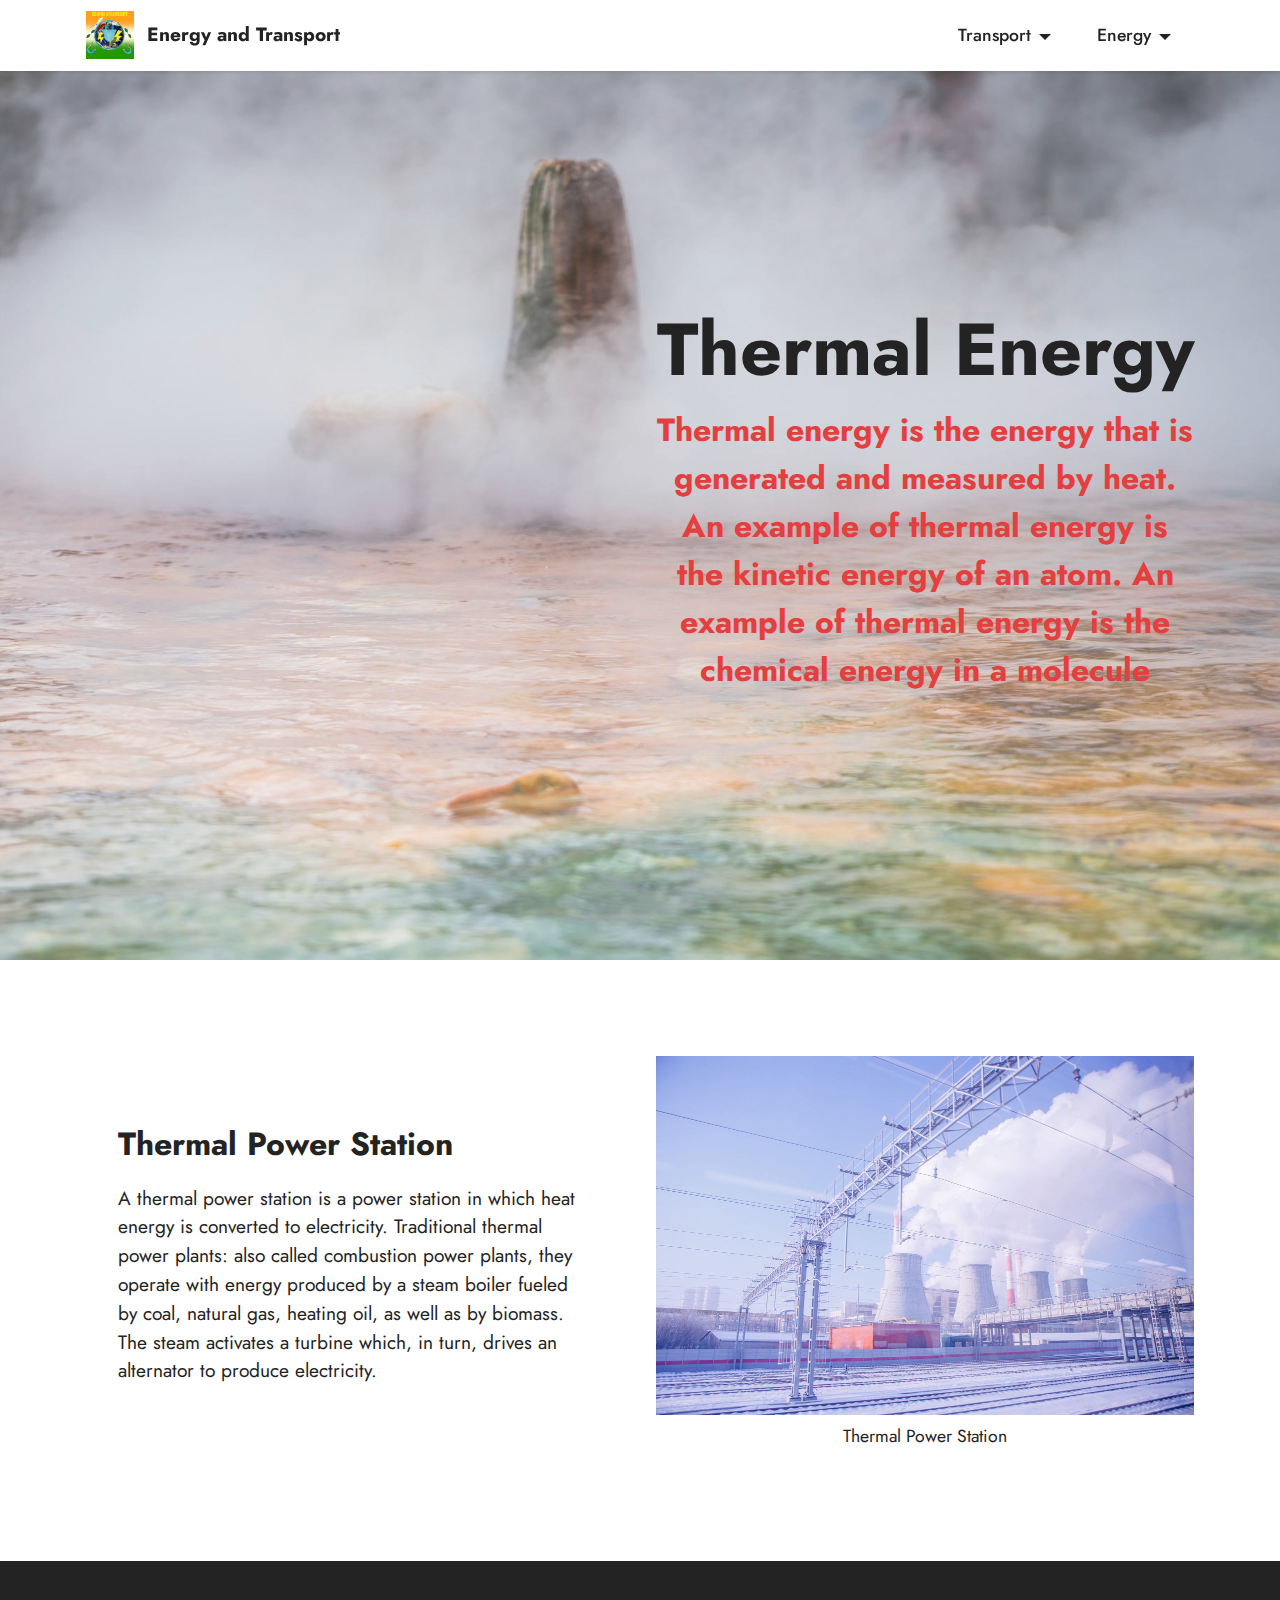
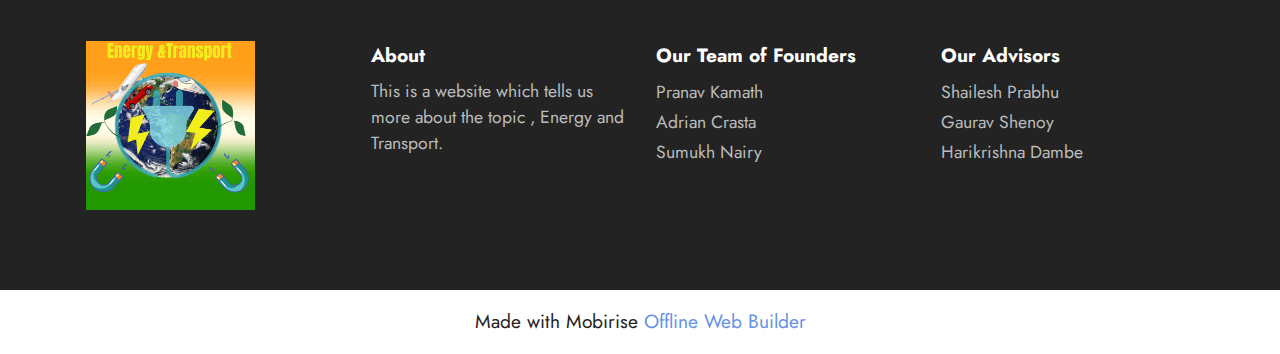
<file: page7.html>
<!DOCTYPE html>
<html  >
<head>
  <!-- Site made with Mobirise Website Builder v5.6.3, https://mobirise.com -->
  <meta charset="UTF-8">
  <meta http-equiv="X-UA-Compatible" content="IE=edge">
  <meta name="generator" content="Mobirise v5.6.3, mobirise.com">
  <meta name="viewport" content="width=device-width, initial-scale=1, minimum-scale=1">
  <link rel="shortcut icon" href="assets/images/logo-80x80.png" type="image/x-icon">
  <meta name="description" content="">
  
  
  <title>Thermal Energy</title>
  <link rel="stylesheet" href="assets/bootstrap/css/bootstrap.min.css">
  <link rel="stylesheet" href="assets/bootstrap/css/bootstrap-grid.min.css">
  <link rel="stylesheet" href="assets/bootstrap/css/bootstrap-reboot.min.css">
  <link rel="stylesheet" href="assets/dropdown/css/style.css">
  <link rel="stylesheet" href="assets/socicon/css/styles.css">
  <link rel="stylesheet" href="assets/theme/css/style.css">
  <link rel="preload" href="https://fonts.googleapis.com/css?family=Jost:100,200,300,400,500,600,700,800,900,100i,200i,300i,400i,500i,600i,700i,800i,900i&display=swap" as="style" onload="this.onload=null;this.rel='stylesheet'">
  <noscript><link rel="stylesheet" href="https://fonts.googleapis.com/css?family=Jost:100,200,300,400,500,600,700,800,900,100i,200i,300i,400i,500i,600i,700i,800i,900i&display=swap"></noscript>
  <link rel="preload" as="style" href="assets/mobirise/css/mbr-additional.css"><link rel="stylesheet" href="assets/mobirise/css/mbr-additional.css" type="text/css">
  
  
  
  
</head>
<body>
  
  <section data-bs-version="5.1" class="menu menu2 cid-t1PcuXxI0u" once="menu" id="menu2-1e">
    
    <nav class="navbar navbar-dropdown navbar-fixed-top navbar-expand-lg">
        <div class="container">
            <div class="navbar-brand">
                <span class="navbar-logo">
                    <a href="index.html">
                        <img src="assets/images/logo-80x80.png" alt="Logo" style="height: 3rem;">
                    </a>
                </span>
                <span class="navbar-caption-wrap"><a class="navbar-caption text-black text-primary display-7" href="index.html">Energy and Transport</a></span>
            </div>
            <button class="navbar-toggler" type="button" data-toggle="collapse" data-bs-toggle="collapse" data-target="#navbarSupportedContent" data-bs-target="#navbarSupportedContent" aria-controls="navbarNavAltMarkup" aria-expanded="false" aria-label="Toggle navigation">
                <div class="hamburger">
                    <span></span>
                    <span></span>
                    <span></span>
                    <span></span>
                </div>
            </button>
            <div class="collapse navbar-collapse" id="navbarSupportedContent">
                <ul class="navbar-nav nav-dropdown nav-right" data-app-modern-menu="true"><li class="nav-item dropdown"><a class="nav-link link text-black dropdown-toggle display-4" href="https://mobiri.se" data-toggle="dropdown-submenu" data-bs-toggle="dropdown" data-bs-auto-close="outside" aria-expanded="false">Transport</a><div class="dropdown-menu" aria-labelledby="dropdown-263"><a class="text-black dropdown-item text-primary display-4" href="page1.html">Roadways</a><a class="text-black show dropdown-item text-primary display-4" href="page2.html">Railways</a><a class="text-black show dropdown-item text-primary display-4" href="page3.html">Waterways</a><a class="text-black show dropdown-item text-primary display-4" href="page4.html">Airways</a><a class="text-black show dropdown-item text-primary display-4" href="page5.html">MagLev</a></div></li>
                    <li class="nav-item dropdown"><a class="nav-link link text-black dropdown-toggle show display-4" href="https://mobiri.se" data-toggle="dropdown-submenu" data-bs-toggle="dropdown" data-bs-auto-close="outside" aria-expanded="true">Energy</a><div class="dropdown-menu show" aria-labelledby="dropdown-121" data-bs-popper="none"><a class="text-black dropdown-item text-primary display-4" href="page6.html">Nuclear energy</a><a class="text-black show dropdown-item text-primary display-4" href="page7.html">Thermal Energy</a><a class="text-black show dropdown-item text-primary display-4" href="page8.html">Electrical Energy</a><a class="text-black dropdown-item text-primary display-4" href="page9.html">Mechanical Energy</a><a class="text-black show dropdown-item text-primary display-4" href="page10.html">Chemical Energy</a></div></li></ul>
                
                
            </div>
        </div>
    </nav>
</section>

<section data-bs-version="5.1" class="header3 cid-t2iRz6wqkT mbr-fullscreen" id="header3-1g">

    

    <div class="mbr-overlay" style="opacity: 0.2; background-color: rgb(255, 255, 255);"></div>

    <div class="align-center container">
        <div class="row justify-content-end">
            <div class="col-12 col-lg-6">
                <h1 class="mbr-section-title mbr-fonts-style mb-3 display-1"><strong>Thermal Energy</strong></h1>
                
                <p class="mbr-text mbr-fonts-style display-5"><strong>Thermal energy is the energy that is generated and measured by heat. An example of thermal energy is the kinetic energy of an atom. An example of thermal energy is the chemical energy in a molecule</strong></p>
                
            </div>
        </div>
    </div>
</section>

<section data-bs-version="5.1" class="image2 cid-t2iSLY2sGR" id="image2-1h">
    

    

    <div class="container">
        <div class="row align-items-center">
            <div class="col-12 col-lg-6">
                <div class="image-wrapper">
                    <img src="assets/images/mbr-1-1076x717.jpg" alt="Mobirise Website Builder">
                    <p class="mbr-description mbr-fonts-style mt-2 align-center display-4">Thermal Power Station</p>
                </div>
            </div>
            <div class="col-12 col-lg">
                <div class="text-wrapper">
                    <h3 class="mbr-section-title mbr-fonts-style mb-3 display-5"><strong>Thermal Power Station</strong></h3>
                    <p class="mbr-text mbr-fonts-style display-7">
                        A thermal power station is a power station in which heat energy is converted to electricity. Traditional thermal power plants: also called combustion power plants, they operate with energy produced by a steam boiler fueled by coal, natural gas, heating oil, as well as by biomass. The steam activates a turbine which, in turn, drives an alternator to produce electricity.</p>
                </div>
            </div>
        </div>
    </div>
</section>

<section data-bs-version="5.1" class="footer4 cid-t28JGJjSWW" once="footers" id="footer4-1f">

    
    
    <div class="container">
        <div class="row mbr-white">
            <div class="col-6 col-lg-3">
                <div class="media-wrap col-md-8 col-12">
                    <a href="index.html">
                        <img src="assets/images/logo-337x337.png" alt="Mobirise Website Builder">
                    </a>
                </div>
            </div>
            <div class="col-12 col-md-6 col-lg-3">
                <h5 class="mbr-section-subtitle mbr-fonts-style mb-2 display-7">
                    <strong>About</strong>
                </h5>
                <p class="mbr-text mbr-fonts-style mb-4 display-4">This is a website which tells us more about the topic , Energy and Transport.</p>
                
                
            </div>
            <div class="col-12 col-md-6 col-lg-3">
                <h5 class="mbr-section-subtitle mbr-fonts-style mb-2 display-7"><strong>Our Team of Founders</strong></h5>
                <ul class="list mbr-fonts-style display-4">
                    <li class="mbr-text item-wrap">Pranav Kamath</li><li class="mbr-text item-wrap">Adrian Crasta</li><li class="mbr-text item-wrap">Sumukh Nairy</li>
                </ul>
            </div>
            <div class="col-12 col-md-6 col-lg-3">
                <h5 class="mbr-section-subtitle mbr-fonts-style mb-2 display-7"><strong>Our Advisors</strong></h5>
                <ul class="list mbr-fonts-style display-4">
                    <li class="mbr-text item-wrap">Shailesh Prabhu</li><li class="mbr-text item-wrap">Gaurav Shenoy</li><li class="mbr-text item-wrap">Harikrishna Dambe</li>
                </ul>
            </div>
            
        </div>
    </div>
</section><section class="display-7" style="padding: 0;align-items: center;justify-content: center;flex-wrap: wrap;    align-content: center;display: flex;position: relative;height: 4rem;"><a href="https://mobiri.se/2711680" style="flex: 1 1;height: 4rem;position: absolute;width: 100%;z-index: 1;"><img alt="" style="height: 4rem;" src="[data-uri]"></a><p style="margin: 0;text-align: center;" class="display-7">Made with Mobirise &#8204;</p><a style="z-index:1" href="https://mobirise.com/offline-website-builder.html">Offline Web Builder</a></section><script src="assets/bootstrap/js/bootstrap.bundle.min.js"></script>  <script src="assets/smoothscroll/smooth-scroll.js"></script>  <script src="assets/ytplayer/index.js"></script>  <script src="assets/dropdown/js/navbar-dropdown.js"></script>  <script src="assets/theme/js/script.js"></script>  
  
  
</body>
</html>
</file>
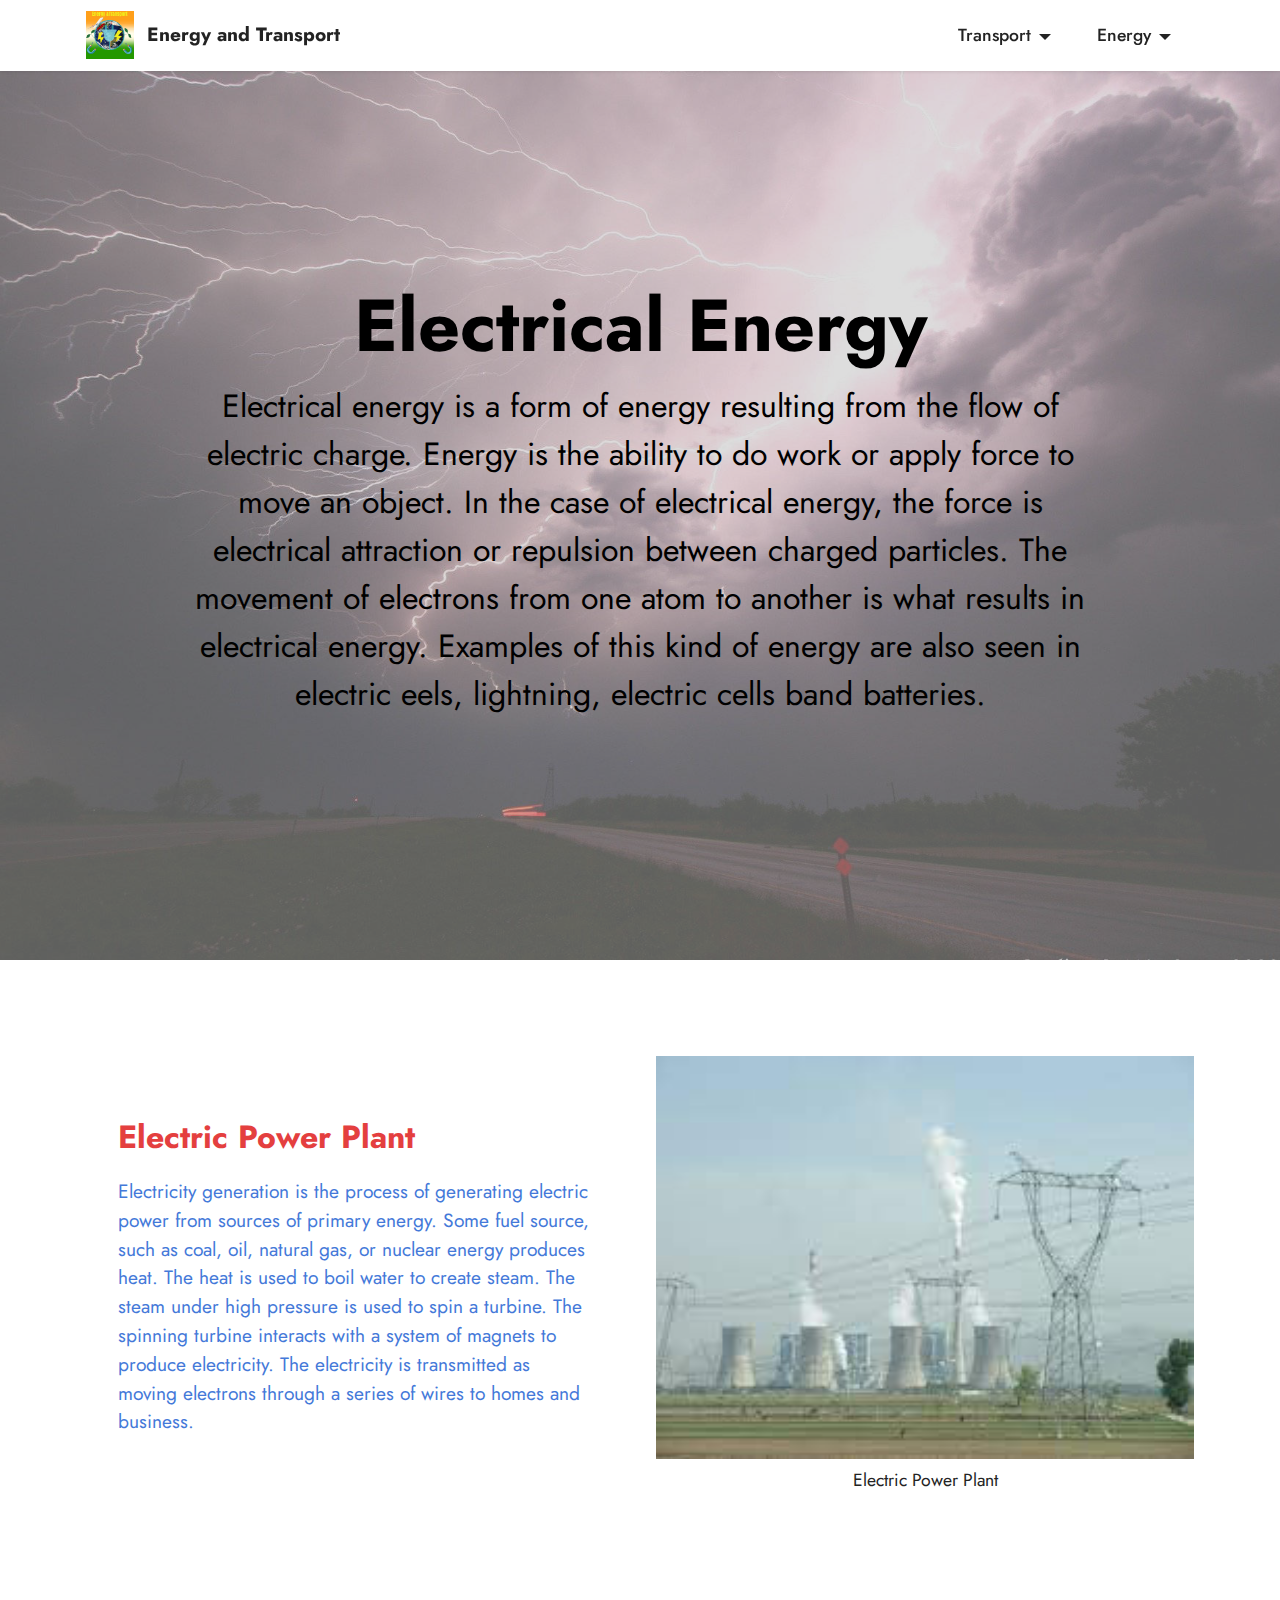
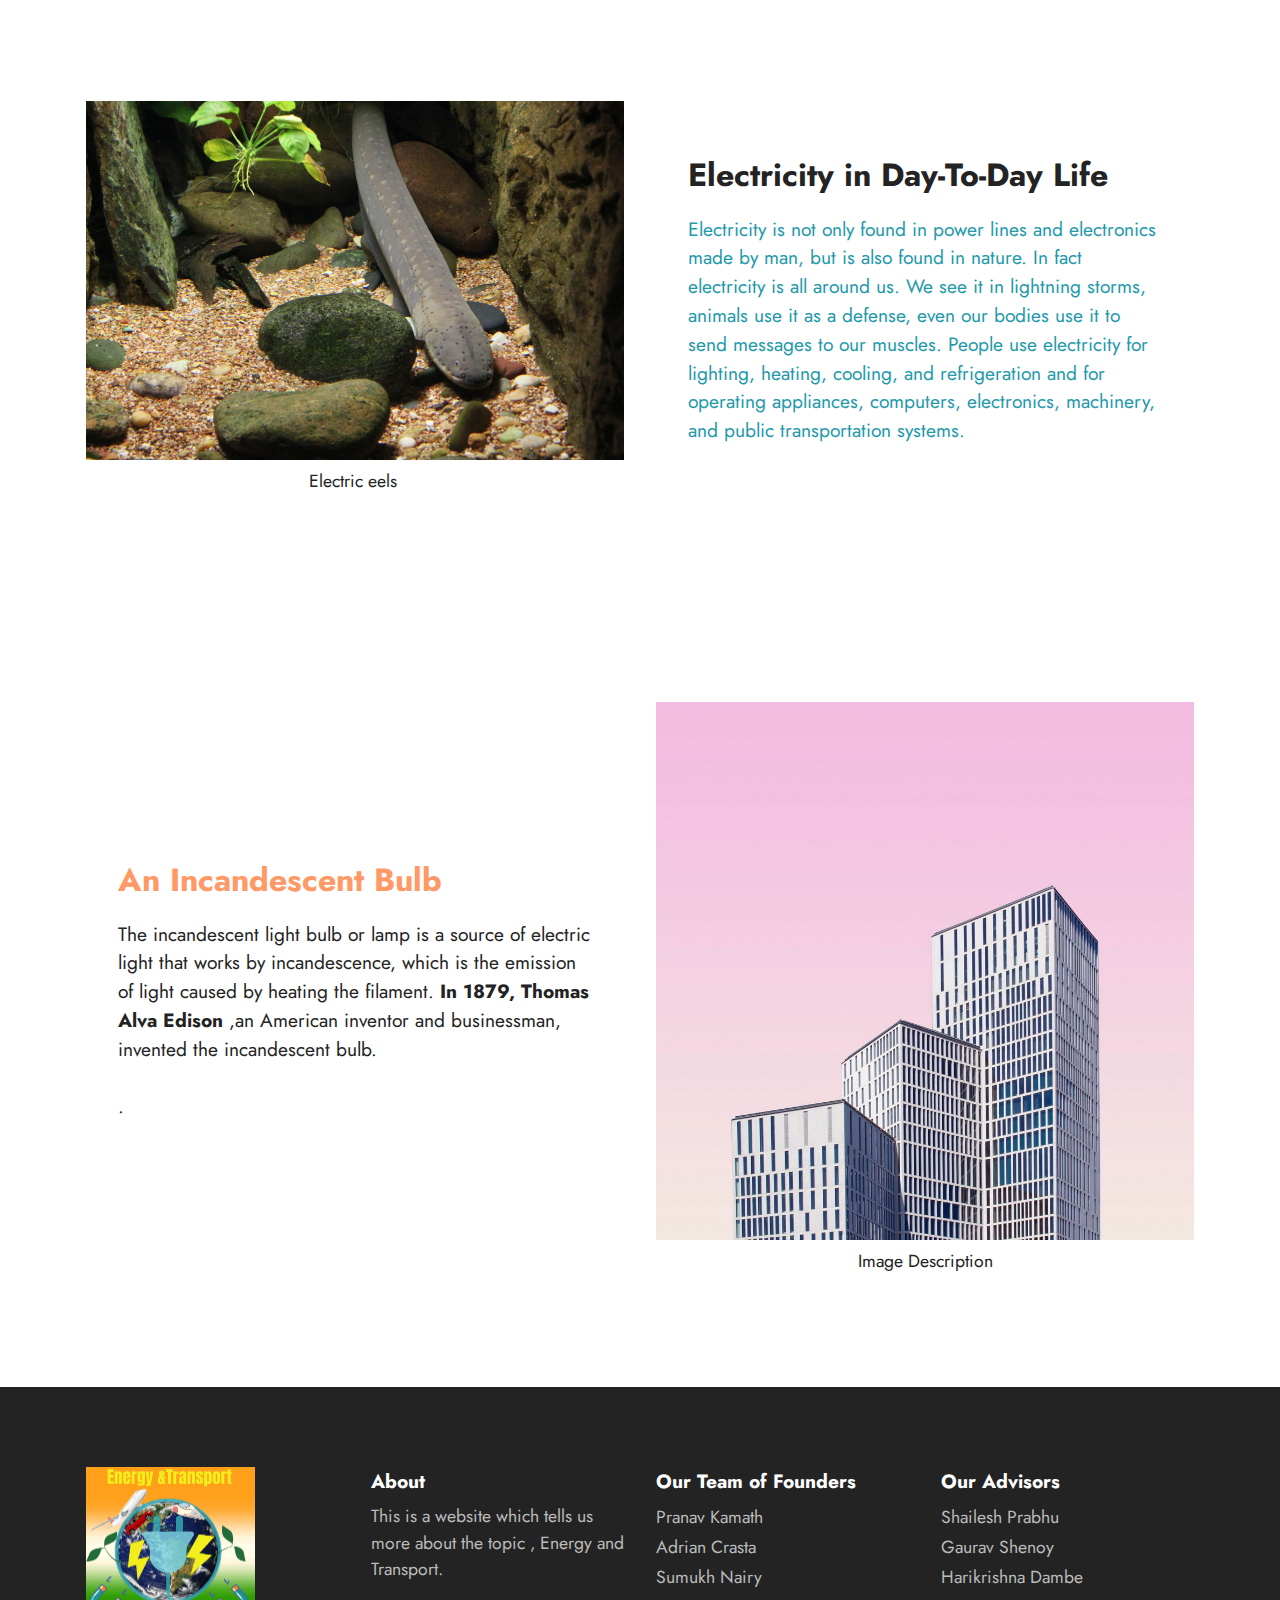
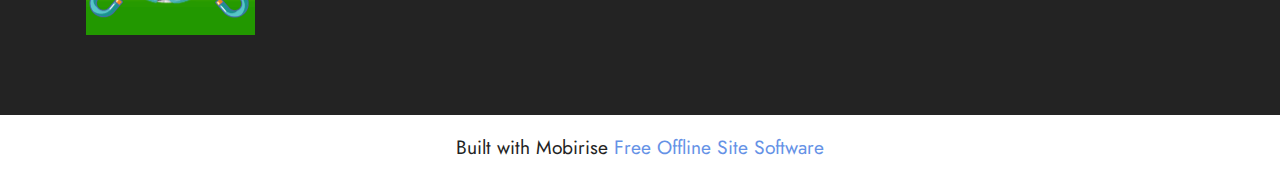
<file: page8.html>
<!DOCTYPE html>
<html  >
<head>
  <!-- Site made with Mobirise Website Builder v5.6.3, https://mobirise.com -->
  <meta charset="UTF-8">
  <meta http-equiv="X-UA-Compatible" content="IE=edge">
  <meta name="generator" content="Mobirise v5.6.3, mobirise.com">
  <meta name="viewport" content="width=device-width, initial-scale=1, minimum-scale=1">
  <link rel="shortcut icon" href="assets/images/logo-80x80.png" type="image/x-icon">
  <meta name="description" content="">
  
  
  <title>Electrical Energy</title>
  <link rel="stylesheet" href="assets/bootstrap/css/bootstrap.min.css">
  <link rel="stylesheet" href="assets/bootstrap/css/bootstrap-grid.min.css">
  <link rel="stylesheet" href="assets/bootstrap/css/bootstrap-reboot.min.css">
  <link rel="stylesheet" href="assets/dropdown/css/style.css">
  <link rel="stylesheet" href="assets/socicon/css/styles.css">
  <link rel="stylesheet" href="assets/theme/css/style.css">
  <link rel="preload" href="https://fonts.googleapis.com/css?family=Jost:100,200,300,400,500,600,700,800,900,100i,200i,300i,400i,500i,600i,700i,800i,900i&display=swap" as="style" onload="this.onload=null;this.rel='stylesheet'">
  <noscript><link rel="stylesheet" href="https://fonts.googleapis.com/css?family=Jost:100,200,300,400,500,600,700,800,900,100i,200i,300i,400i,500i,600i,700i,800i,900i&display=swap"></noscript>
  <link rel="preload" as="style" href="assets/mobirise/css/mbr-additional.css"><link rel="stylesheet" href="assets/mobirise/css/mbr-additional.css" type="text/css">
  
  
  
  
</head>
<body>
  
  <section data-bs-version="5.1" class="menu menu2 cid-t1PcuXxI0u" once="menu" id="menu2-1i">
    
    <nav class="navbar navbar-dropdown navbar-fixed-top navbar-expand-lg">
        <div class="container">
            <div class="navbar-brand">
                <span class="navbar-logo">
                    <a href="index.html">
                        <img src="assets/images/logo-80x80.png" alt="Logo" style="height: 3rem;">
                    </a>
                </span>
                <span class="navbar-caption-wrap"><a class="navbar-caption text-black text-primary display-7" href="index.html">Energy and Transport</a></span>
            </div>
            <button class="navbar-toggler" type="button" data-toggle="collapse" data-bs-toggle="collapse" data-target="#navbarSupportedContent" data-bs-target="#navbarSupportedContent" aria-controls="navbarNavAltMarkup" aria-expanded="false" aria-label="Toggle navigation">
                <div class="hamburger">
                    <span></span>
                    <span></span>
                    <span></span>
                    <span></span>
                </div>
            </button>
            <div class="collapse navbar-collapse" id="navbarSupportedContent">
                <ul class="navbar-nav nav-dropdown nav-right" data-app-modern-menu="true"><li class="nav-item dropdown"><a class="nav-link link text-black dropdown-toggle display-4" href="https://mobiri.se" data-toggle="dropdown-submenu" data-bs-toggle="dropdown" data-bs-auto-close="outside" aria-expanded="false">Transport</a><div class="dropdown-menu" aria-labelledby="dropdown-263"><a class="text-black dropdown-item text-primary display-4" href="page1.html">Roadways</a><a class="text-black show dropdown-item text-primary display-4" href="page2.html">Railways</a><a class="text-black show dropdown-item text-primary display-4" href="page3.html">Waterways</a><a class="text-black show dropdown-item text-primary display-4" href="page4.html">Airways</a><a class="text-black show dropdown-item text-primary display-4" href="page5.html">MagLev</a></div></li>
                    <li class="nav-item dropdown"><a class="nav-link link text-black dropdown-toggle show display-4" href="https://mobiri.se" data-toggle="dropdown-submenu" data-bs-toggle="dropdown" data-bs-auto-close="outside" aria-expanded="true">Energy</a><div class="dropdown-menu show" aria-labelledby="dropdown-121" data-bs-popper="none"><a class="text-black dropdown-item text-primary display-4" href="page6.html">Nuclear energy</a><a class="text-black show dropdown-item text-primary display-4" href="page7.html">Thermal Energy</a><a class="text-black show dropdown-item text-primary display-4" href="page8.html">Electrical Energy</a><a class="text-black dropdown-item text-primary display-4" href="page9.html">Mechanical Energy</a><a class="text-black show dropdown-item text-primary display-4" href="page10.html">Chemical Energy</a></div></li></ul>
                
                
            </div>
        </div>
    </nav>
</section>

<section data-bs-version="5.1" class="header6 cid-t2nIaGKEkM mbr-fullscreen" id="header6-1k">

    

    <div class="mbr-overlay" style="opacity: 0.5; background-color: rgb(187, 187, 187);"></div>

    <div class="align-center container">
        <div class="row justify-content-center">
            <div class="col-12 col-lg-10">
                <h1 class="mbr-section-title mbr-fonts-style mbr-white mb-3 display-1"><strong>Electrical Energy</strong></h1>
                
                <p class="mbr-text mbr-white mbr-fonts-style display-5">Electrical energy is a form of energy resulting from the flow of electric charge. Energy is the ability to do work or apply force to move an object. In the case of electrical energy, the force is electrical attraction or repulsion between charged particles.&nbsp;The movement of electrons from one atom to another is what results in electrical energy. Examples of this kind of energy are also seen in electric eels, lightning, electric cells band batteries.</p>
                
            </div>
        </div>
    </div>
</section>

<section data-bs-version="5.1" class="image2 cid-t2nKfMwJkr" id="image2-1l">
    

    

    <div class="container">
        <div class="row align-items-center">
            <div class="col-12 col-lg-6">
                <div class="image-wrapper">
                    <img src="assets/images/download-259x194.jpg" alt="Mobirise Website Builder">
                    <p class="mbr-description mbr-fonts-style mt-2 align-center display-4">
                        Electric Power Plant</p>
                </div>
            </div>
            <div class="col-12 col-lg">
                <div class="text-wrapper">
                    <h3 class="mbr-section-title mbr-fonts-style mb-3 display-5"><strong>Electric Power Plant</strong></h3>
                    <p class="mbr-text mbr-fonts-style display-7">
                        Electricity generation is the process of generating electric power from sources of primary energy.&nbsp;Some fuel source, such as coal, oil, natural gas, or nuclear energy produces heat. The heat is used to boil water to create steam. The steam under high pressure is used to spin a turbine. The spinning turbine interacts with a system of magnets to produce electricity. The electricity is transmitted as moving electrons through a series of wires to homes and business.</p>
                </div>
            </div>
        </div>
    </div>
</section>

<section data-bs-version="5.1" class="image1 cid-t2nMjQAipm" id="image1-1m">
    

    

    <div class="container">
        <div class="row align-items-center">
            <div class="col-12 col-lg-6">
                <div class="image-wrapper">
                    <img src="assets/images/mbr-2-1076x717.jpg" alt="Mobirise Website Builder">
                    <p class="mbr-description mbr-fonts-style pt-2 align-center display-4">Electric eels&nbsp;</p>
                </div>
            </div>
            <div class="col-12 col-lg">
                <div class="text-wrapper">
                    <h3 class="mbr-section-title mbr-fonts-style mb-3 display-5"><strong>Electricity in Day-To-Day Life</strong></h3>
                    <p class="mbr-text mbr-fonts-style display-7">
                        Electricity is not only found in power lines and electronics made by man, but is also found in nature. In fact electricity is all around us. We see it in lightning storms, animals use it as a defense, even our bodies use it to send messages to our muscles.&nbsp;People use electricity for lighting, heating, cooling, and refrigeration and for operating appliances, computers, electronics, machinery, and public transportation systems.</p>
                </div>
            </div>
        </div>
    </div>
</section>

<section data-bs-version="5.1" class="image2 cid-t2pItIT3Sl" id="image2-28">
    

    

    <div class="container">
        <div class="row align-items-center">
            <div class="col-12 col-lg-6">
                <div class="image-wrapper">
                    <img src="assets/images/5.jpg" alt="Mobirise Website Builder">
                    <p class="mbr-description mbr-fonts-style mt-2 align-center display-4">
                        Image Description</p>
                </div>
            </div>
            <div class="col-12 col-lg">
                <div class="text-wrapper">
                    <h3 class="mbr-section-title mbr-fonts-style mb-3 display-5"><strong>An Incandescent Bulb</strong></h3>
                    <p class="mbr-text mbr-fonts-style display-7">The incandescent light bulb or lamp is a source of electric light that works by incandescence, which is the emission of light caused by heating the filament. <strong>In 1879, Thomas Alva Edison</strong> ,an American inventor and businessman, invented the incandescent bulb.
<br>
<br>.</p>
                </div>
            </div>
        </div>
    </div>
</section>

<section data-bs-version="5.1" class="footer4 cid-t28JGJjSWW" once="footers" id="footer4-1j">

    
    
    <div class="container">
        <div class="row mbr-white">
            <div class="col-6 col-lg-3">
                <div class="media-wrap col-md-8 col-12">
                    <a href="index.html">
                        <img src="assets/images/logo-337x337.png" alt="Mobirise Website Builder">
                    </a>
                </div>
            </div>
            <div class="col-12 col-md-6 col-lg-3">
                <h5 class="mbr-section-subtitle mbr-fonts-style mb-2 display-7">
                    <strong>About</strong>
                </h5>
                <p class="mbr-text mbr-fonts-style mb-4 display-4">This is a website which tells us more about the topic , Energy and Transport.</p>
                
                
            </div>
            <div class="col-12 col-md-6 col-lg-3">
                <h5 class="mbr-section-subtitle mbr-fonts-style mb-2 display-7"><strong>Our Team of Founders</strong></h5>
                <ul class="list mbr-fonts-style display-4">
                    <li class="mbr-text item-wrap">Pranav Kamath</li><li class="mbr-text item-wrap">Adrian Crasta</li><li class="mbr-text item-wrap">Sumukh Nairy</li>
                </ul>
            </div>
            <div class="col-12 col-md-6 col-lg-3">
                <h5 class="mbr-section-subtitle mbr-fonts-style mb-2 display-7"><strong>Our Advisors</strong></h5>
                <ul class="list mbr-fonts-style display-4">
                    <li class="mbr-text item-wrap">Shailesh Prabhu</li><li class="mbr-text item-wrap">Gaurav Shenoy</li><li class="mbr-text item-wrap">Harikrishna Dambe</li>
                </ul>
            </div>
            
        </div>
    </div>
</section><section class="display-7" style="padding: 0;align-items: center;justify-content: center;flex-wrap: wrap;    align-content: center;display: flex;position: relative;height: 4rem;"><a href="https://mobiri.se/2711680" style="flex: 1 1;height: 4rem;position: absolute;width: 100%;z-index: 1;"><img alt="" style="height: 4rem;" src="[data-uri]"></a><p style="margin: 0;text-align: center;" class="display-7">Built with Mobirise &#8204;</p><a style="z-index:1" href="https://mobirise.com/offline-website-builder.html">Free Offline Site Software</a></section><script src="assets/bootstrap/js/bootstrap.bundle.min.js"></script>  <script src="assets/smoothscroll/smooth-scroll.js"></script>  <script src="assets/ytplayer/index.js"></script>  <script src="assets/dropdown/js/navbar-dropdown.js"></script>  <script src="assets/theme/js/script.js"></script>  
  
  
</body>
</html>
</file>
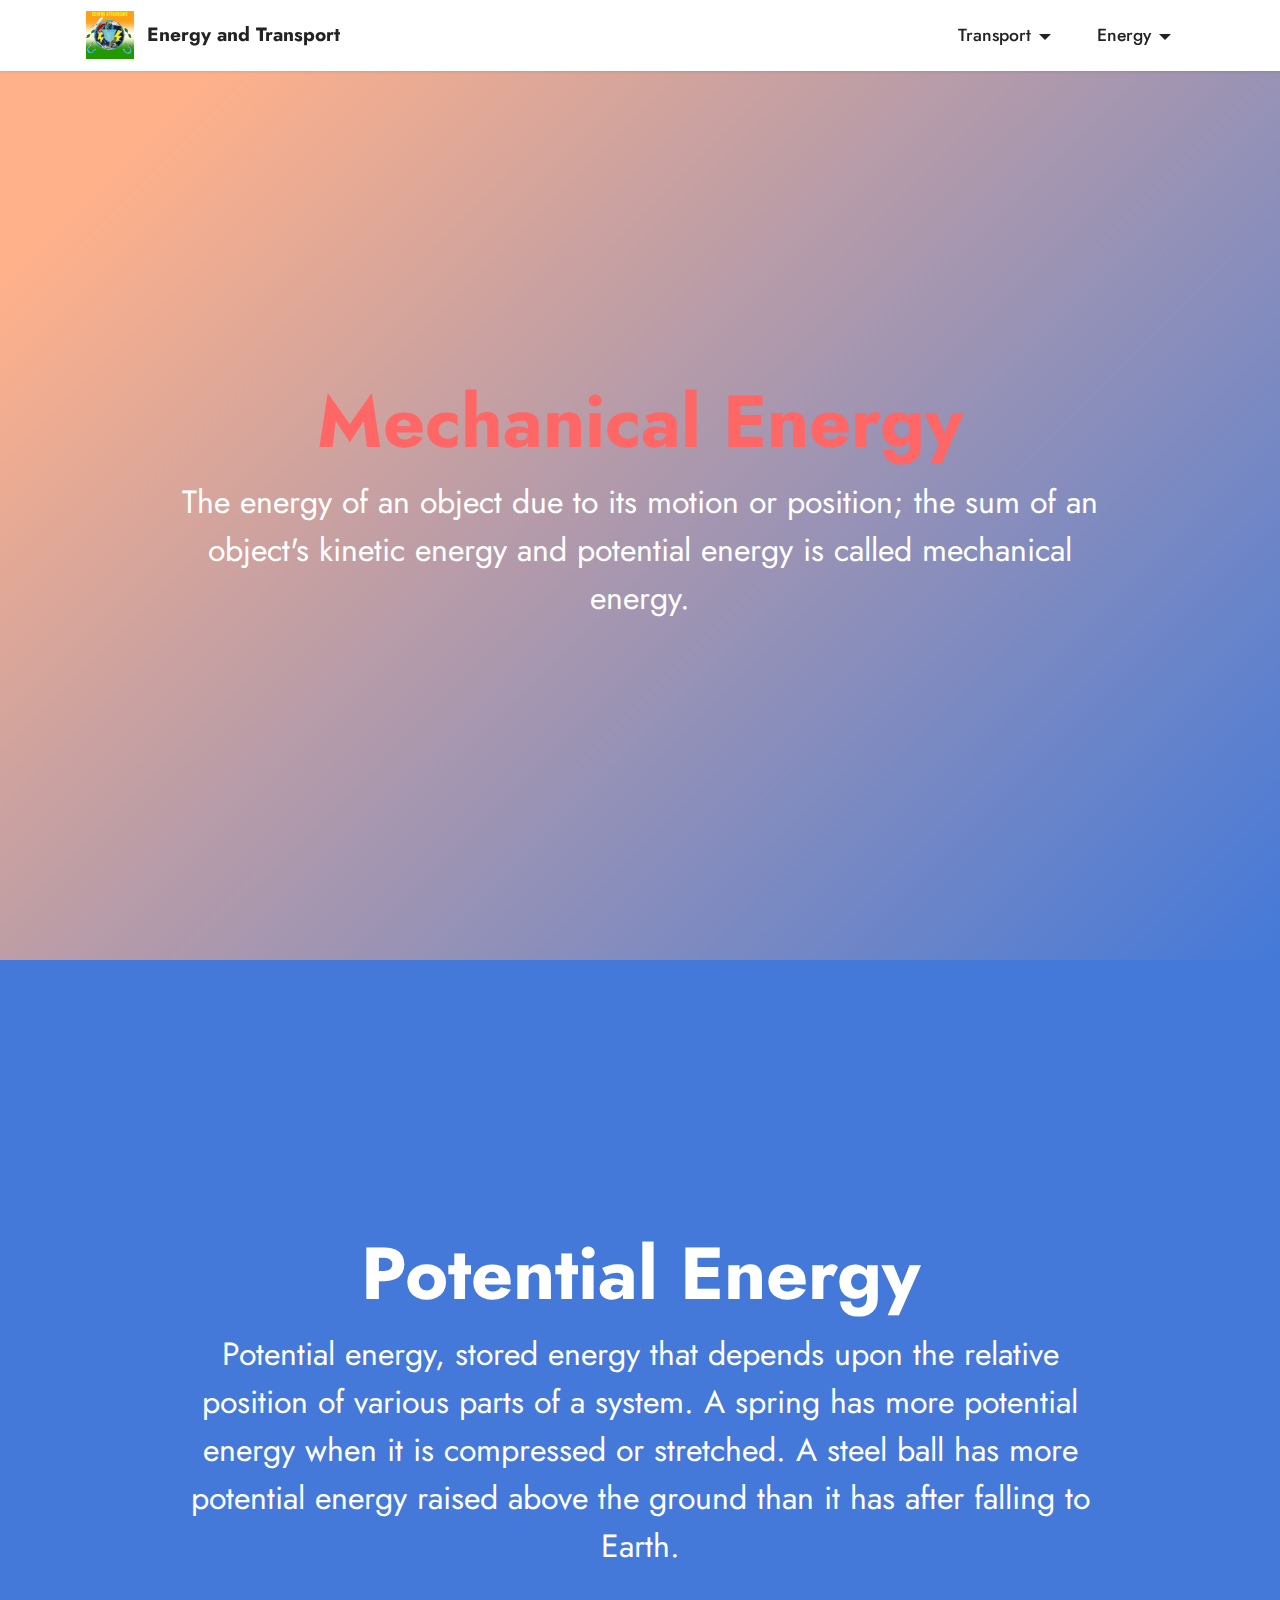
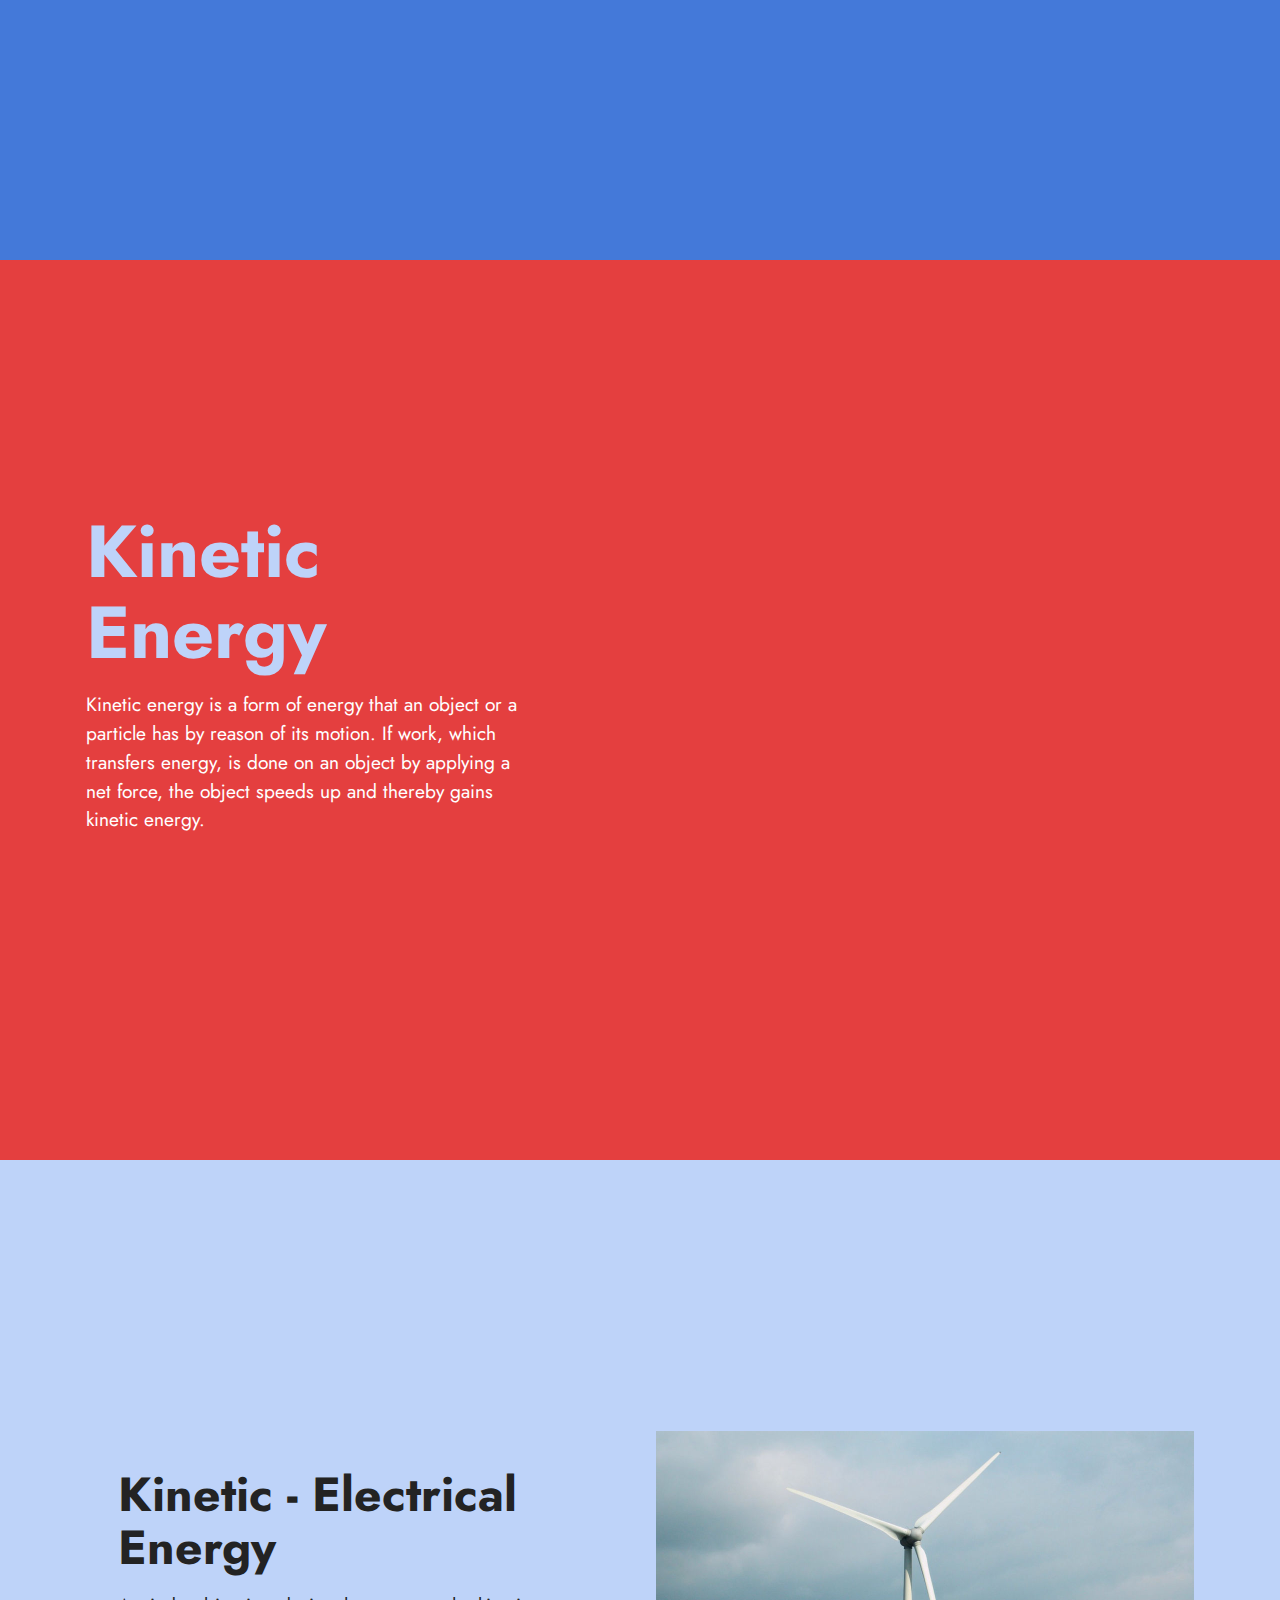
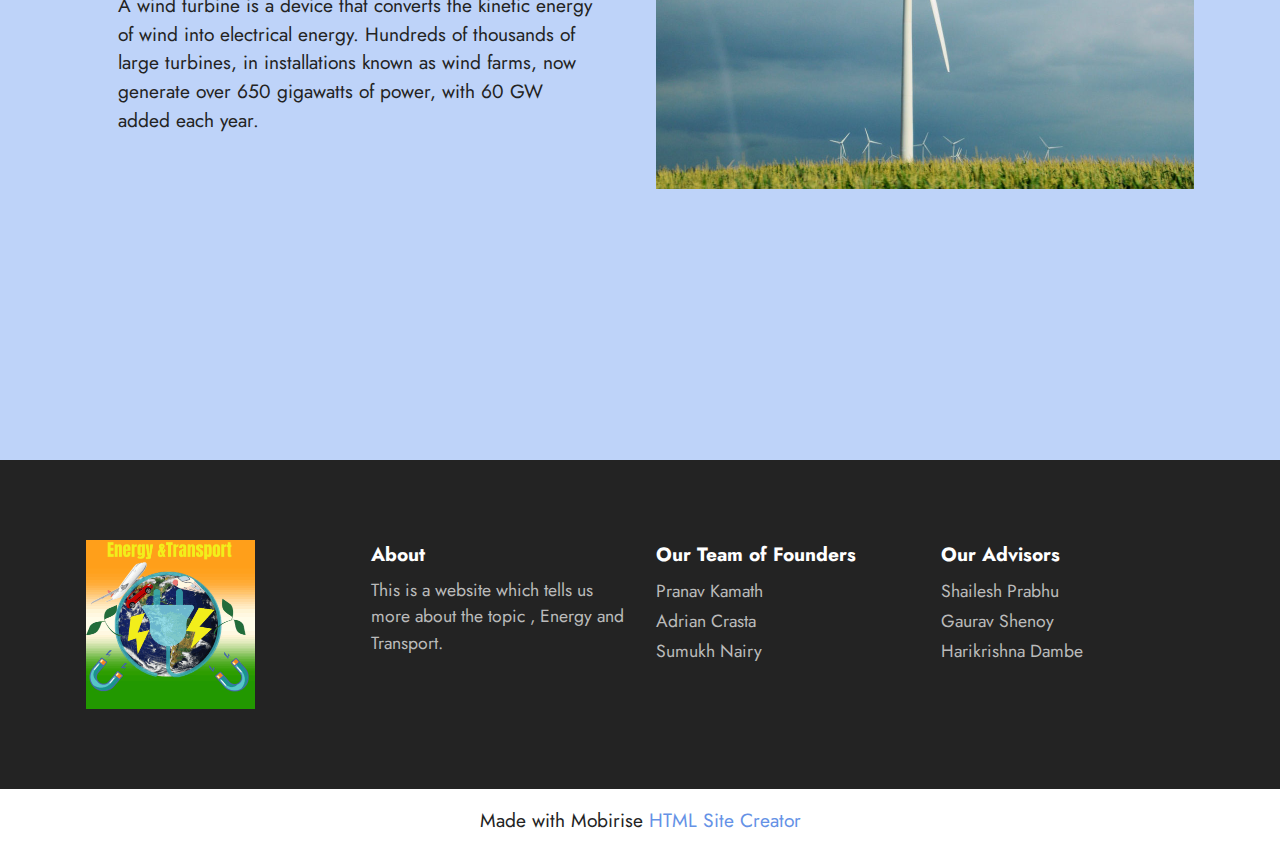
<file: page9.html>
<!DOCTYPE html>
<html  >
<head>
  <!-- Site made with Mobirise Website Builder v5.6.3, https://mobirise.com -->
  <meta charset="UTF-8">
  <meta http-equiv="X-UA-Compatible" content="IE=edge">
  <meta name="generator" content="Mobirise v5.6.3, mobirise.com">
  <meta name="viewport" content="width=device-width, initial-scale=1, minimum-scale=1">
  <link rel="shortcut icon" href="assets/images/logo-80x80.png" type="image/x-icon">
  <meta name="description" content="">
  
  
  <title>Mechanical Energy</title>
  <link rel="stylesheet" href="assets/bootstrap/css/bootstrap.min.css">
  <link rel="stylesheet" href="assets/bootstrap/css/bootstrap-grid.min.css">
  <link rel="stylesheet" href="assets/bootstrap/css/bootstrap-reboot.min.css">
  <link rel="stylesheet" href="assets/dropdown/css/style.css">
  <link rel="stylesheet" href="assets/socicon/css/styles.css">
  <link rel="stylesheet" href="assets/theme/css/style.css">
  <link rel="preload" href="https://fonts.googleapis.com/css?family=Jost:100,200,300,400,500,600,700,800,900,100i,200i,300i,400i,500i,600i,700i,800i,900i&display=swap" as="style" onload="this.onload=null;this.rel='stylesheet'">
  <noscript><link rel="stylesheet" href="https://fonts.googleapis.com/css?family=Jost:100,200,300,400,500,600,700,800,900,100i,200i,300i,400i,500i,600i,700i,800i,900i&display=swap"></noscript>
  <link rel="preload" as="style" href="assets/mobirise/css/mbr-additional.css"><link rel="stylesheet" href="assets/mobirise/css/mbr-additional.css" type="text/css">
  
  
  
  
</head>
<body>
  
  <section data-bs-version="5.1" class="menu menu2 cid-t1PcuXxI0u" once="menu" id="menu2-1o">
    
    <nav class="navbar navbar-dropdown navbar-fixed-top navbar-expand-lg">
        <div class="container">
            <div class="navbar-brand">
                <span class="navbar-logo">
                    <a href="index.html">
                        <img src="assets/images/logo-80x80.png" alt="Logo" style="height: 3rem;">
                    </a>
                </span>
                <span class="navbar-caption-wrap"><a class="navbar-caption text-black text-primary display-7" href="index.html">Energy and Transport</a></span>
            </div>
            <button class="navbar-toggler" type="button" data-toggle="collapse" data-bs-toggle="collapse" data-target="#navbarSupportedContent" data-bs-target="#navbarSupportedContent" aria-controls="navbarNavAltMarkup" aria-expanded="false" aria-label="Toggle navigation">
                <div class="hamburger">
                    <span></span>
                    <span></span>
                    <span></span>
                    <span></span>
                </div>
            </button>
            <div class="collapse navbar-collapse" id="navbarSupportedContent">
                <ul class="navbar-nav nav-dropdown nav-right" data-app-modern-menu="true"><li class="nav-item dropdown"><a class="nav-link link text-black dropdown-toggle display-4" href="https://mobiri.se" data-toggle="dropdown-submenu" data-bs-toggle="dropdown" data-bs-auto-close="outside" aria-expanded="false">Transport</a><div class="dropdown-menu" aria-labelledby="dropdown-263"><a class="text-black dropdown-item text-primary display-4" href="page1.html">Roadways</a><a class="text-black show dropdown-item text-primary display-4" href="page2.html">Railways</a><a class="text-black show dropdown-item text-primary display-4" href="page3.html">Waterways</a><a class="text-black show dropdown-item text-primary display-4" href="page4.html">Airways</a><a class="text-black show dropdown-item text-primary display-4" href="page5.html">MagLev</a></div></li>
                    <li class="nav-item dropdown"><a class="nav-link link text-black dropdown-toggle show display-4" href="https://mobiri.se" data-toggle="dropdown-submenu" data-bs-toggle="dropdown" data-bs-auto-close="outside" aria-expanded="true">Energy</a><div class="dropdown-menu show" aria-labelledby="dropdown-121" data-bs-popper="none"><a class="text-black dropdown-item text-primary display-4" href="page6.html">Nuclear energy</a><a class="text-black show dropdown-item text-primary display-4" href="page7.html">Thermal Energy</a><a class="text-black show dropdown-item text-primary display-4" href="page8.html">Electrical Energy</a><a class="text-black dropdown-item text-primary display-4" href="page9.html">Mechanical Energy</a><a class="text-black show dropdown-item text-primary display-4" href="page10.html">Chemical Energy</a></div></li></ul>
                
                
            </div>
        </div>
    </nav>
</section>

<section data-bs-version="5.1" class="header18 cid-t2nTK3TYh0 mbr-fullscreen" id="header18-1r">

    

    

    <div class="align-center container">
        <div class="row justify-content-center">
            <div class="col-12 col-lg-10">
                <h1 class="mbr-section-title mbr-fonts-style mbr-white mb-3 display-1"><strong>Mechanical Energy</strong></h1>
                
                <p class="mbr-text mbr-fonts-style mbr-white display-5">The energy of an object due to its motion or position; the sum of an object's kinetic energy and potential energy is called mechanical energy.</p>
                
            </div>
        </div>
    </div>
</section>

<section data-bs-version="5.1" class="header6 cid-t2nUGwXafN mbr-fullscreen" id="header6-1s">

    

    

    <div class="align-center container">
        <div class="row justify-content-center">
            <div class="col-12 col-lg-10">
                <h1 class="mbr-section-title mbr-fonts-style mbr-white mb-3 display-1"><strong>Potential Energy</strong></h1>
                
                <p class="mbr-text mbr-white mbr-fonts-style display-5">Potential energy, stored energy that depends upon the relative position of various parts of a system. A spring has more potential energy when it is compressed or stretched. A steel ball has more potential energy raised above the ground than it has after falling to Earth.</p>
                
            </div>
        </div>
    </div>
</section>

<section data-bs-version="5.1" class="header1 cid-t2nUL4DZkO mbr-fullscreen" id="header1-1u">

    

    

    <div class="container">
        <div class="row">
            <div class="col-12 col-lg-5">
                <h1 class="mbr-section-title mbr-fonts-style mb-3 display-1"><strong>Kinetic Energy</strong></h1>
                
                <p class="mbr-text mbr-fonts-style display-7">
                    Kinetic energy is a form of energy that an object or a particle has by reason of its motion. If work, which transfers energy, is done on an object by applying a net force, the object speeds up and thereby gains kinetic energy.<br><br><br></p>
                
            </div>
        </div>
    </div>
</section>

<section data-bs-version="5.1" class="header14 cid-t2nWedoQzG mbr-fullscreen" id="header14-1v">

    

    

    <div class="container">
        <div class="row justify-content-center align-items-center">
            <div class="col-12 col-md-6 image-wrapper">
                <img src="assets/images/wind-turbine-3709110-1280-1076x715.jpg" alt="Mobirise Website Builder">
            </div>
            <div class="col-12 col-md">
                <div class="text-wrapper">
                    <h1 class="mbr-section-title mbr-fonts-style mb-3 display-2"><strong>Kinetic - Electrical Energy</strong></h1>
                    <p class="mbr-text mbr-fonts-style display-7">A wind turbine is a device that converts the kinetic energy of wind into electrical energy.&nbsp;Hundreds of thousands of large turbines, in installations known as wind farms, now generate over 650 gigawatts of power, with 60 GW added each year.&nbsp;<br></p>
                    
                </div>
            </div>
        </div>
    </div>
</section>

<section data-bs-version="5.1" class="footer4 cid-t28JGJjSWW" once="footers" id="footer4-1p">

    
    
    <div class="container">
        <div class="row mbr-white">
            <div class="col-6 col-lg-3">
                <div class="media-wrap col-md-8 col-12">
                    <a href="index.html">
                        <img src="assets/images/logo-337x337.png" alt="Mobirise Website Builder">
                    </a>
                </div>
            </div>
            <div class="col-12 col-md-6 col-lg-3">
                <h5 class="mbr-section-subtitle mbr-fonts-style mb-2 display-7">
                    <strong>About</strong>
                </h5>
                <p class="mbr-text mbr-fonts-style mb-4 display-4">This is a website which tells us more about the topic , Energy and Transport.</p>
                
                
            </div>
            <div class="col-12 col-md-6 col-lg-3">
                <h5 class="mbr-section-subtitle mbr-fonts-style mb-2 display-7"><strong>Our Team of Founders</strong></h5>
                <ul class="list mbr-fonts-style display-4">
                    <li class="mbr-text item-wrap">Pranav Kamath</li><li class="mbr-text item-wrap">Adrian Crasta</li><li class="mbr-text item-wrap">Sumukh Nairy</li>
                </ul>
            </div>
            <div class="col-12 col-md-6 col-lg-3">
                <h5 class="mbr-section-subtitle mbr-fonts-style mb-2 display-7"><strong>Our Advisors</strong></h5>
                <ul class="list mbr-fonts-style display-4">
                    <li class="mbr-text item-wrap">Shailesh Prabhu</li><li class="mbr-text item-wrap">Gaurav Shenoy</li><li class="mbr-text item-wrap">Harikrishna Dambe</li>
                </ul>
            </div>
            
        </div>
    </div>
</section><section class="display-7" style="padding: 0;align-items: center;justify-content: center;flex-wrap: wrap;    align-content: center;display: flex;position: relative;height: 4rem;"><a href="https://mobiri.se/2711680" style="flex: 1 1;height: 4rem;position: absolute;width: 100%;z-index: 1;"><img alt="" style="height: 4rem;" src="[data-uri]"></a><p style="margin: 0;text-align: center;" class="display-7">Made with Mobirise &#8204;</p><a style="z-index:1" href="https://mobirise.com/html-builder.html">HTML Site Creator</a></section><script src="assets/bootstrap/js/bootstrap.bundle.min.js"></script>  <script src="assets/smoothscroll/smooth-scroll.js"></script>  <script src="assets/ytplayer/index.js"></script>  <script src="assets/dropdown/js/navbar-dropdown.js"></script>  <script src="assets/theme/js/script.js"></script>  
  
  
</body>
</html>
</file>
<file: assets/web/assets/mobirise-icons2/mobirise2.css>
@font-face {
  font-family: 'Moririse2';
  font-display: swap;
  src:  url('mobirise2.eot?f2bix4');
  src:  url('mobirise2.eot?f2bix4#iefix') format('embedded-opentype'),
    url('mobirise2.ttf?f2bix4') format('truetype'),
    url('mobirise2.woff?f2bix4') format('woff'),
    url('mobirise2.svg?f2bix4#mobirise2') format('svg');
  font-weight: normal;
  font-style: normal;
}

[class^="mobi-"], [class*=" mobi-"] {
  /* use !important to prevent issues with browser extensions that change fonts */
  font-family: 'Moririse2' !important;
  speak: none;
  font-style: normal;
  font-weight: normal;
  font-variant: normal;
  text-transform: none;
  line-height: 1;

  /* Better Font Rendering =========== */
  -webkit-font-smoothing: antialiased;
  -moz-osx-font-smoothing: grayscale;
}

.mobi-mbri-add-submenu:before {
  content: "\e900";
}
.mobi-mbri-alert:before {
  content: "\e901";
}
.mobi-mbri-align-center:before {
  content: "\e902";
}
.mobi-mbri-align-justify:before {
  content: "\e903";
}
.mobi-mbri-align-left:before {
  content: "\e904";
}
.mobi-mbri-align-right:before {
  content: "\e905";
}
.mobi-mbri-android:before {
  content: "\e906";
}
.mobi-mbri-apple:before {
  content: "\e907";
}
.mobi-mbri-arrow-down:before {
  content: "\e908";
}
.mobi-mbri-arrow-next:before {
  content: "\e909";
}
.mobi-mbri-arrow-prev:before {
  content: "\e90a";
}
.mobi-mbri-arrow-up:before {
  content: "\e90b";
}
.mobi-mbri-bold:before {
  content: "\e90c";
}
.mobi-mbri-bookmark:before {
  content: "\e90d";
}
.mobi-mbri-bootstrap:before {
  content: "\e90e";
}
.mobi-mbri-briefcase:before {
  content: "\e90f";
}
.mobi-mbri-browse:before {
  content: "\e910";
}
.mobi-mbri-bulleted-list:before {
  content: "\e911";
}
.mobi-mbri-calendar:before {
  content: "\e912";
}
.mobi-mbri-camera:before {
  content: "\e913";
}
.mobi-mbri-cart-add:before {
  content: "\e914";
}
.mobi-mbri-cart-full:before {
  content: "\e915";
}
.mobi-mbri-cash:before {
  content: "\e916";
}
.mobi-mbri-change-style:before {
  content: "\e917";
}
.mobi-mbri-chat:before {
  content: "\e918";
}
.mobi-mbri-clock:before {
  content: "\e919";
}
.mobi-mbri-close:before {
  content: "\e91a";
}
.mobi-mbri-cloud:before {
  content: "\e91b";
}
.mobi-mbri-code:before {
  content: "\e91c";
}
.mobi-mbri-contact-form:before {
  content: "\e91d";
}
.mobi-mbri-credit-card:before {
  content: "\e91e";
}
.mobi-mbri-cursor-click:before {
  content: "\e91f";
}
.mobi-mbri-cust-feedback:before {
  content: "\e920";
}
.mobi-mbri-database:before {
  content: "\e921";
}
.mobi-mbri-delivery:before {
  content: "\e922";
}
.mobi-mbri-desktop:before {
  content: "\e923";
}
.mobi-mbri-devices:before {
  content: "\e924";
}
.mobi-mbri-down:before {
  content: "\e925";
}
.mobi-mbri-download-2:before {
  content: "\e926";
}
.mobi-mbri-download:before {
  content: "\e927";
}
.mobi-mbri-drag-n-drop-2:before {
  content: "\e928";
}
.mobi-mbri-drag-n-drop:before {
  content: "\e929";
}
.mobi-mbri-edit-2:before {
  content: "\e92a";
}
.mobi-mbri-edit:before {
  content: "\e92b";
}
.mobi-mbri-error:before {
  content: "\e92c";
}
.mobi-mbri-extension:before {
  content: "\e92d";
}
.mobi-mbri-features:before {
  content: "\e92e";
}
.mobi-mbri-file:before {
  content: "\e92f";
}
.mobi-mbri-flag:before {
  content: "\e930";
}
.mobi-mbri-folder:before {
  content: "\e931";
}
.mobi-mbri-gift:before {
  content: "\e932";
}
.mobi-mbri-github:before {
  content: "\e933";
}
.mobi-mbri-globe-2:before {
  content: "\e934";
}
.mobi-mbri-globe:before {
  content: "\e935";
}
.mobi-mbri-growing-chart:before {
  content: "\e936";
}
.mobi-mbri-hearth:before {
  content: "\e937";
}
.mobi-mbri-help:before {
  content: "\e938";
}
.mobi-mbri-home:before {
  content: "\e939";
}
.mobi-mbri-hot-cup:before {
  content: "\e93a";
}
.mobi-mbri-idea:before {
  content: "\e93b";
}
.mobi-mbri-image-gallery:before {
  content: "\e93c";
}
.mobi-mbri-image-slider:before {
  content: "\e93d";
}
.mobi-mbri-info:before {
  content: "\e93e";
}
.mobi-mbri-italic:before {
  content: "\e93f";
}
.mobi-mbri-key:before {
  content: "\e940";
}
.mobi-mbri-laptop:before {
  content: "\e941";
}
.mobi-mbri-layers:before {
  content: "\e942";
}
.mobi-mbri-left-right:before {
  content: "\e943";
}
.mobi-mbri-left:before {
  content: "\e944";
}
.mobi-mbri-letter:before {
  content: "\e945";
}
.mobi-mbri-like:before {
  content: "\e946";
}
.mobi-mbri-link:before {
  content: "\e947";
}
.mobi-mbri-lock:before {
  content: "\e948";
}
.mobi-mbri-login:before {
  content: "\e949";
}
.mobi-mbri-logout:before {
  content: "\e94a";
}
.mobi-mbri-magic-stick:before {
  content: "\e94b";
}
.mobi-mbri-map-pin:before {
  content: "\e94c";
}
.mobi-mbri-menu:before {
  content: "\e94d";
}
.mobi-mbri-mobile-2:before {
  content: "\e94e";
}
.mobi-mbri-mobile-horizontal:before {
  content: "\e94f";
}
.mobi-mbri-mobile:before {
  content: "\e950";
}
.mobi-mbri-mobirise:before {
  content: "\e951";
}
.mobi-mbri-more-horizontal:before {
  content: "\e952";
}
.mobi-mbri-more-vertical:before {
  content: "\e953";
}
.mobi-mbri-music:before {
  content: "\e954";
}
.mobi-mbri-new-file:before {
  content: "\e955";
}
.mobi-mbri-numbered-list:before {
  content: "\e956";
}
.mobi-mbri-opened-folder:before {
  content: "\e957";
}
.mobi-mbri-pages:before {
  content: "\e958";
}
.mobi-mbri-paper-plane:before {
  content: "\e959";
}
.mobi-mbri-paperclip:before {
  content: "\e95a";
}
.mobi-mbri-phone:before {
  content: "\e95b";
}
.mobi-mbri-photo:before {
  content: "\e95c";
}
.mobi-mbri-photos:before {
  content: "\e95d";
}
.mobi-mbri-pin:before {
  content: "\e95e";
}
.mobi-mbri-play:before {
  content: "\e95f";
}
.mobi-mbri-plus:before {
  content: "\e960";
}
.mobi-mbri-preview:before {
  content: "\e961";
}
.mobi-mbri-print:before {
  content: "\e962";
}
.mobi-mbri-protect:before {
  content: "\e963";
}
.mobi-mbri-question:before {
  content: "\e964";
}
.mobi-mbri-quote-left:before {
  content: "\e965";
}
.mobi-mbri-quote-right:before {
  content: "\e966";
}
.mobi-mbri-redo:before {
  content: "\e967";
}
.mobi-mbri-refresh:before {
  content: "\e968";
}
.mobi-mbri-responsive-2:before {
  content: "\e969";
}
.mobi-mbri-responsive:before {
  content: "\e96a";
}
.mobi-mbri-right:before {
  content: "\e96b";
}
.mobi-mbri-rocket:before {
  content: "\e96c";
}
.mobi-mbri-sad-face:before {
  content: "\e96d";
}
.mobi-mbri-sale:before {
  content: "\e96e";
}
.mobi-mbri-save:before {
  content: "\e96f";
}
.mobi-mbri-search:before {
  content: "\e970";
}
.mobi-mbri-setting-2:before {
  content: "\e971";
}
.mobi-mbri-setting-3:before {
  content: "\e972";
}
.mobi-mbri-setting:before {
  content: "\e973";
}
.mobi-mbri-share:before {
  content: "\e974";
}
.mobi-mbri-shopping-bag:before {
  content: "\e975";
}
.mobi-mbri-shopping-basket:before {
  content: "\e976";
}
.mobi-mbri-shopping-cart:before {
  content: "\e977";
}
.mobi-mbri-sites:before {
  content: "\e978";
}
.mobi-mbri-smile-face:before {
  content: "\e979";
}
.mobi-mbri-speed:before {
  content: "\e97a";
}
.mobi-mbri-star:before {
  content: "\e97b";
}
.mobi-mbri-success:before {
  content: "\e97c";
}
.mobi-mbri-sun:before {
  content: "\e97d";
}
.mobi-mbri-sun2:before {
  content: "\e97e";
}
.mobi-mbri-tablet-vertical:before {
  content: "\e97f";
}
.mobi-mbri-tablet:before {
  content: "\e980";
}
.mobi-mbri-target:before {
  content: "\e981";
}
.mobi-mbri-timer:before {
  content: "\e982";
}
.mobi-mbri-to-ftp:before {
  content: "\e983";
}
.mobi-mbri-to-local-drive:before {
  content: "\e984";
}
.mobi-mbri-touch-swipe:before {
  content: "\e985";
}
.mobi-mbri-touch:before {
  content: "\e986";
}
.mobi-mbri-trash:before {
  content: "\e987";
}
.mobi-mbri-underline:before {
  content: "\e988";
}
.mobi-mbri-undo:before {
  content: "\e989";
}
.mobi-mbri-unlink:before {
  content: "\e98a";
}
.mobi-mbri-unlock:before {
  content: "\e98b";
}
.mobi-mbri-up-down:before {
  content: "\e98c";
}
.mobi-mbri-up:before {
  content: "\e98d";
}
.mobi-mbri-update:before {
  content: "\e98e";
}
.mobi-mbri-upload-2:before {
  content: "\e98f";
}
.mobi-mbri-upload:before {
  content: "\e990";
}
.mobi-mbri-user-2:before {
  content: "\e991";
}
.mobi-mbri-user:before {
  content: "\e992";
}
.mobi-mbri-users:before {
  content: "\e993";
}
.mobi-mbri-video-play:before {
  content: "\e994";
}
.mobi-mbri-video:before {
  content: "\e995";
}
.mobi-mbri-watch:before {
  content: "\e996";
}
.mobi-mbri-website-theme-2:before {
  content: "\e997";
}
.mobi-mbri-website-theme:before {
  content: "\e998";
}
.mobi-mbri-wifi:before {
  content: "\e999";
}
.mobi-mbri-windows:before {
  content: "\e99a";
}
.mobi-mbri-zoom-in:before {
  content: "\e99b";
}
.mobi-mbri-zoom-out:before {
  content: "\e99c";
}
</file>
<file: assets/parallax/jarallax.css>
.jarallax {
    position: relative;
    z-index: 0;
}
.jarallax > .jarallax-img {
    position: absolute;
    object-fit: cover;
    /* support for plugin https://github.com/bfred-it/object-fit-images */
    font-family: 'object-fit: cover;';
    top: 0;
    left: 0;
    width: 100%;
    height: 100%;
    z-index: -1;
}
</file>
<file: assets/dropdown/css/style.css>
.navbar-dropdown {
  left: 0;
  padding: 0;
  position: absolute;
  right: 0;
  top: 0;
  transition: all 0.45s ease;
  z-index: 1030;
  background: #282828; }
  .navbar-dropdown .navbar-logo {
    margin-right: 0.8rem;
    transition: margin 0.3s ease-in-out;
    vertical-align: middle; }
    .navbar-dropdown .navbar-logo img {
      height: 3.125rem;
      transition: all 0.3s ease-in-out; }
    .navbar-dropdown .navbar-logo.mbr-iconfont {
      font-size: 3.125rem;
      line-height: 3.125rem; }
  .navbar-dropdown .navbar-caption {
    font-weight: 700;
    white-space: normal;
    vertical-align: -4px;
    line-height: 3.125rem !important; }
    .navbar-dropdown .navbar-caption, .navbar-dropdown .navbar-caption:hover {
      color: inherit;
      text-decoration: none; }
  .navbar-dropdown .mbr-iconfont + .navbar-caption {
    vertical-align: -1px; }
  .navbar-dropdown.navbar-fixed-top {
    position: fixed; }
  .navbar-dropdown .navbar-brand span {
    vertical-align: -4px; }
  .navbar-dropdown.bg-color.transparent {
    background: none; }
  .navbar-dropdown.navbar-short .navbar-brand {
    padding: 0.625rem 0; }
    .navbar-dropdown.navbar-short .navbar-brand span {
      vertical-align: -1px; }
  .navbar-dropdown.navbar-short .navbar-caption {
    line-height: 2.375rem !important;
    vertical-align: -2px; }
  .navbar-dropdown.navbar-short .navbar-logo {
    margin-right: 0.5rem; }
    .navbar-dropdown.navbar-short .navbar-logo img {
      height: 2.375rem; }
    .navbar-dropdown.navbar-short .navbar-logo.mbr-iconfont {
      font-size: 2.375rem;
      line-height: 2.375rem; }
  .navbar-dropdown.navbar-short .mbr-table-cell {
    height: 3.625rem; }
  .navbar-dropdown .navbar-close {
    left: 0.6875rem;
    position: fixed;
    top: 0.75rem;
    z-index: 1000; }
  .navbar-dropdown .hamburger-icon {
    content: "";
    display: inline-block;
    vertical-align: middle;
    width: 16px;
    -webkit-box-shadow: 0 -6px 0 1px #282828,0 0 0 1px #282828,0 6px 0 1px #282828;
    -moz-box-shadow: 0 -6px 0 1px #282828,0 0 0 1px #282828,0 6px 0 1px #282828;
    box-shadow: 0 -6px 0 1px #282828,0 0 0 1px #282828,0 6px 0 1px #282828; }

.dropdown-menu .dropdown-toggle[data-toggle="dropdown-submenu"]::after {
  border-bottom: 0.35em solid transparent;
  border-left: 0.35em solid;
  border-right: 0;
  border-top: 0.35em solid transparent;
  margin-left: 0.3rem; }

.dropdown-menu .dropdown-item:focus {
  outline: 0; }

.nav-dropdown {
  font-size: 0.75rem;
  font-weight: 500;
  height: auto !important; }
  .nav-dropdown .nav-btn {
    padding-left: 1rem; }
  .nav-dropdown .link {
    margin: .667em 1.667em;
    font-weight: 500;
    padding: 0;
    transition: color .2s ease-in-out; }
    .nav-dropdown .link.dropdown-toggle {
      margin-right: 2.583em; }
      .nav-dropdown .link.dropdown-toggle::after {
        margin-left: .25rem;
        border-top: 0.35em solid;
        border-right: 0.35em solid transparent;
        border-left: 0.35em solid transparent;
        border-bottom: 0; }
      .nav-dropdown .link.dropdown-toggle[aria-expanded="true"] {
        margin: 0;
        padding: 0.667em 3.263em  0.667em 1.667em; }
  .nav-dropdown .link::after,
  .nav-dropdown .dropdown-item::after {
    color: inherit; }
  .nav-dropdown .btn {
    font-size: 0.75rem;
    font-weight: 700;
    letter-spacing: 0;
    margin-bottom: 0;
    padding-left: 1.25rem;
    padding-right: 1.25rem; }
  .nav-dropdown .dropdown-menu {
    border-radius: 0;
    border: 0;
    left: 0;
    margin: 0;
    padding-bottom: 1.25rem;
    padding-top: 1.25rem;
    position: relative; }
  .nav-dropdown .dropdown-submenu {
    margin-left: 0.125rem;
    top: 0; }
  .nav-dropdown .dropdown-item {
    font-weight: 500;
    line-height: 2;
    padding: 0.3846em 4.615em 0.3846em 1.5385em;
    position: relative;
    transition: color .2s ease-in-out, background-color .2s ease-in-out; }
    .nav-dropdown .dropdown-item::after {
      margin-top: -0.3077em;
      position: absolute;
      right: 1.1538em;
      top: 50%; }
    .nav-dropdown .dropdown-item:focus, .nav-dropdown .dropdown-item:hover {
      background: none; }

@media (max-width: 767px) {
  .nav-dropdown.navbar-toggleable-sm {
    bottom: 0;
    display: none;
    left: 0;
    overflow-x: hidden;
    position: fixed;
    top: 0;
    transform: translateX(-100%);
    -ms-transform: translateX(-100%);
    -webkit-transform: translateX(-100%);
    width: 18.75rem;
    z-index: 999; } }
.nav-dropdown.navbar-toggleable-xl {
  bottom: 0;
  display: none;
  left: 0;
  overflow-x: hidden;
  position: fixed;
  top: 0;
  transform: translateX(-100%);
  -ms-transform: translateX(-100%);
  -webkit-transform: translateX(-100%);
  width: 18.75rem;
  z-index: 999; }

.nav-dropdown-sm {
  display: block !important;
  overflow-x: hidden;
  overflow: auto;
  padding-top: 3.875rem; }
  .nav-dropdown-sm::after {
    content: "";
    display: block;
    height: 3rem;
    width: 100%; }
  .nav-dropdown-sm.collapse.in ~ .navbar-close {
    display: block !important; }
  .nav-dropdown-sm.collapsing, .nav-dropdown-sm.collapse.in {
    transform: translateX(0);
    -ms-transform: translateX(0);
    -webkit-transform: translateX(0);
    transition: all 0.25s ease-out;
    -webkit-transition: all 0.25s ease-out;
    background: #282828; }
  .nav-dropdown-sm.collapsing[aria-expanded="false"] {
    transform: translateX(-100%);
    -ms-transform: translateX(-100%);
    -webkit-transform: translateX(-100%); }
  .nav-dropdown-sm .nav-item {
    display: block;
    margin-left: 0 !important;
    padding-left: 0; }
  .nav-dropdown-sm .link,
  .nav-dropdown-sm .dropdown-item {
    border-top: 1px dotted rgba(255, 255, 255, 0.1);
    font-size: 0.8125rem;
    line-height: 1.6;
    margin: 0 !important;
    padding: 0.875rem 2.4rem 0.875rem 1.5625rem !important;
    position: relative;
    white-space: normal; }
    .nav-dropdown-sm .link:focus, .nav-dropdown-sm .link:hover,
    .nav-dropdown-sm .dropdown-item:focus,
    .nav-dropdown-sm .dropdown-item:hover {
      background: rgba(0, 0, 0, 0.2) !important;
      color: #c0a375; }
  .nav-dropdown-sm .nav-btn {
    position: relative;
    padding: 1.5625rem 1.5625rem 0 1.5625rem; }
    .nav-dropdown-sm .nav-btn::before {
      border-top: 1px dotted rgba(255, 255, 255, 0.1);
      content: "";
      left: 0;
      position: absolute;
      top: 0;
      width: 100%; }
    .nav-dropdown-sm .nav-btn + .nav-btn {
      padding-top: 0.625rem; }
      .nav-dropdown-sm .nav-btn + .nav-btn::before {
        display: none; }
  .nav-dropdown-sm .btn {
    padding: 0.625rem 0; }
  .nav-dropdown-sm .dropdown-toggle[data-toggle="dropdown-submenu"]::after {
    margin-left: .25rem;
    border-top: 0.35em solid;
    border-right: 0.35em solid transparent;
    border-left: 0.35em solid transparent;
    border-bottom: 0; }
  .nav-dropdown-sm .dropdown-toggle[data-toggle="dropdown-submenu"][aria-expanded="true"]::after {
    border-top: 0;
    border-right: 0.35em solid transparent;
    border-left: 0.35em solid transparent;
    border-bottom: 0.35em solid; }
  .nav-dropdown-sm .dropdown-menu {
    margin: 0;
    padding: 0;
    position: relative;
    top: 0;
    left: 0;
    width: 100%;
    border: 0;
    float: none;
    border-radius: 0;
    background: none; }
  .nav-dropdown-sm .dropdown-submenu {
    left: 100%;
    margin-left: 0.125rem;
    margin-top: -1.25rem;
    top: 0; }

.navbar-toggleable-sm .nav-dropdown .dropdown-menu {
  position: absolute; }

.navbar-toggleable-sm .nav-dropdown .dropdown-submenu {
  left: 100%;
  margin-left: 0.125rem;
  margin-top: -1.25rem;
  top: 0; }

.navbar-toggleable-sm.opened .nav-dropdown .dropdown-menu {
  position: relative; }

.navbar-toggleable-sm.opened .nav-dropdown .dropdown-submenu {
  left: 0;
  margin-left: 00rem;
  margin-top: 0rem;
  top: 0; }

.is-builder .nav-dropdown.collapsing {
  transition: none !important; }
</file>
<file: assets/socicon/css/styles.css>
@charset "UTF-8";

@font-face {
  font-family: 'Socicon';
  src:  url('../fonts/socicon.eot');
  src:  url('../fonts/socicon.eot?#iefix') format('embedded-opentype'),
    url('../fonts/socicon.woff2') format('woff2'),
    url('../fonts/socicon.ttf') format('truetype'),
    url('../fonts/socicon.woff') format('woff'),
    url('../fonts/socicon.svg#socicon') format('svg');
  font-weight: normal;
  font-style: normal;
  font-display: swap;
}

[data-icon]:before {
  font-family: "socicon" !important;
  content: attr(data-icon);
  font-style: normal !important;
  font-weight: normal !important;
  font-variant: normal !important;
  text-transform: none !important;
  speak: none;
  line-height: 1;
  -webkit-font-smoothing: antialiased;
  -moz-osx-font-smoothing: grayscale;
}

[class^="socicon-"], [class*=" socicon-"] {
  /* use !important to prevent issues with browser extensions that change fonts */
  font-family: 'Socicon' !important;
  speak: none;
  font-style: normal;
  font-weight: normal;
  font-variant: normal;
  text-transform: none;
  line-height: 1;

  /* Better Font Rendering =========== */
  -webkit-font-smoothing: antialiased;
  -moz-osx-font-smoothing: grayscale;
}

.socicon-eitaa:before {
  content: "\e97c";
}
.socicon-soroush:before {
  content: "\e97d";
}
.socicon-bale:before {
  content: "\e97e";
}
.socicon-zazzle:before {
  content: "\e97b";
}
.socicon-society6:before {
  content: "\e97a";
}
.socicon-redbubble:before {
  content: "\e979";
}
.socicon-avvo:before {
  content: "\e978";
}
.socicon-stitcher:before {
  content: "\e977";
}
.socicon-googlehangouts:before {
  content: "\e974";
}
.socicon-dlive:before {
  content: "\e975";
}
.socicon-vsco:before {
  content: "\e976";
}
.socicon-flipboard:before {
  content: "\e973";
}
.socicon-ubuntu:before {
  content: "\e958";
}
.socicon-artstation:before {
  content: "\e959";
}
.socicon-invision:before {
  content: "\e95a";
}
.socicon-torial:before {
  content: "\e95b";
}
.socicon-collectorz:before {
  content: "\e95c";
}
.socicon-seenthis:before {
  content: "\e95d";
}
.socicon-googleplaymusic:before {
  content: "\e95e";
}
.socicon-debian:before {
  content: "\e95f";
}
.socicon-filmfreeway:before {
  content: "\e960";
}
.socicon-gnome:before {
  content: "\e961";
}
.socicon-itchio:before {
  content: "\e962";
}
.socicon-jamendo:before {
  content: "\e963";
}
.socicon-mix:before {
  content: "\e964";
}
.socicon-sharepoint:before {
  content: "\e965";
}
.socicon-tinder:before {
  content: "\e966";
}
.socicon-windguru:before {
  content: "\e967";
}
.socicon-cdbaby:before {
  content: "\e968";
}
.socicon-elementaryos:before {
  content: "\e969";
}
.socicon-stage32:before {
  content: "\e96a";
}
.socicon-tiktok:before {
  content: "\e96b";
}
.socicon-gitter:before {
  content: "\e96c";
}
.socicon-letterboxd:before {
  content: "\e96d";
}
.socicon-threema:before {
  content: "\e96e";
}
.socicon-splice:before {
  content: "\e96f";
}
.socicon-metapop:before {
  content: "\e970";
}
.socicon-naver:before {
  content: "\e971";
}
.socicon-remote:before {
  content: "\e972";
}
.socicon-internet:before {
  content: "\e957";
}
.socicon-moddb:before {
  content: "\e94b";
}
.socicon-indiedb:before {
  content: "\e94c";
}
.socicon-traxsource:before {
  content: "\e94d";
}
.socicon-gamefor:before {
  content: "\e94e";
}
.socicon-pixiv:before {
  content: "\e94f";
}
.socicon-myanimelist:before {
  content: "\e950";
}
.socicon-blackberry:before {
  content: "\e951";
}
.socicon-wickr:before {
  content: "\e952";
}
.socicon-spip:before {
  content: "\e953";
}
.socicon-napster:before {
  content: "\e954";
}
.socicon-beatport:before {
  content: "\e955";
}
.socicon-hackerone:before {
  content: "\e956";
}
.socicon-hackernews:before {
  content: "\e946";
}
.socicon-smashwords:before {
  content: "\e947";
}
.socicon-kobo:before {
  content: "\e948";
}
.socicon-bookbub:before {
  content: "\e949";
}
.socicon-mailru:before {
  content: "\e94a";
}
.socicon-gitlab:before {
  content: "\e945";
}
.socicon-instructables:before {
  content: "\e944";
}
.socicon-portfolio:before {
  content: "\e943";
}
.socicon-codered:before {
  content: "\e940";
}
.socicon-origin:before {
  content: "\e941";
}
.socicon-nextdoor:before {
  content: "\e942";
}
.socicon-udemy:before {
  content: "\e93f";
}
.socicon-livemaster:before {
  content: "\e93e";
}
.socicon-crunchbase:before {
  content: "\e93b";
}
.socicon-homefy:before {
  content: "\e93c";
}
.socicon-calendly:before {
  content: "\e93d";
}
.socicon-realtor:before {
  content: "\e90f";
}
.socicon-tidal:before {
  content: "\e910";
}
.socicon-qobuz:before {
  content: "\e911";
}
.socicon-natgeo:before {
  content: "\e912";
}
.socicon-mastodon:before {
  content: "\e913";
}
.socicon-unsplash:before {
  content: "\e914";
}
.socicon-homeadvisor:before {
  content: "\e915";
}
.socicon-angieslist:before {
  content: "\e916";
}
.socicon-codepen:before {
  content: "\e917";
}
.socicon-slack:before {
  content: "\e918";
}
.socicon-openaigym:before {
  content: "\e919";
}
.socicon-logmein:before {
  content: "\e91a";
}
.socicon-fiverr:before {
  content: "\e91b";
}
.socicon-gotomeeting:before {
  content: "\e91c";
}
.socicon-aliexpress:before {
  content: "\e91d";
}
.socicon-guru:before {
  content: "\e91e";
}
.socicon-appstore:before {
  content: "\e91f";
}
.socicon-homes:before {
  content: "\e920";
}
.socicon-zoom:before {
  content: "\e921";
}
.socicon-alibaba:before {
  content: "\e922";
}
.socicon-craigslist:before {
  content: "\e923";
}
.socicon-wix:before {
  content: "\e924";
}
.socicon-redfin:before {
  content: "\e925";
}
.socicon-googlecalendar:before {
  content: "\e926";
}
.socicon-shopify:before {
  content: "\e927";
}
.socicon-freelancer:before {
  content: "\e928";
}
.socicon-seedrs:before {
  content: "\e929";
}
.socicon-bing:before {
  content: "\e92a";
}
.socicon-doodle:before {
  content: "\e92b";
}
.socicon-bonanza:before {
  content: "\e92c";
}
.socicon-squarespace:before {
  content: "\e92d";
}
.socicon-toptal:before {
  content: "\e92e";
}
.socicon-gust:before {
  content: "\e92f";
}
.socicon-ask:before {
  content: "\e930";
}
.socicon-trulia:before {
  content: "\e931";
}
.socicon-loomly:before {
  content: "\e932";
}
.socicon-ghost:before {
  content: "\e933";
}
.socicon-upwork:before {
  content: "\e934";
}
.socicon-fundable:before {
  content: "\e935";
}
.socicon-booking:before {
  content: "\e936";
}
.socicon-googlemaps:before {
  content: "\e937";
}
.socicon-zillow:before {
  content: "\e938";
}
.socicon-niconico:before {
  content: "\e939";
}
.socicon-toneden:before {
  content: "\e93a";
}
.socicon-augment:before {
  content: "\e908";
}
.socicon-bitbucket:before {
  content: "\e909";
}
.socicon-fyuse:before {
  content: "\e90a";
}
.socicon-yt-gaming:before {
  content: "\e90b";
}
.socicon-sketchfab:before {
  content: "\e90c";
}
.socicon-mobcrush:before {
  content: "\e90d";
}
.socicon-microsoft:before {
  content: "\e90e";
}
.socicon-pandora:before {
  content: "\e907";
}
.socicon-messenger:before {
  content: "\e906";
}
.socicon-gamewisp:before {
  content: "\e905";
}
.socicon-bloglovin:before {
  content: "\e904";
}
.socicon-tunein:before {
  content: "\e903";
}
.socicon-gamejolt:before {
  content: "\e901";
}
.socicon-trello:before {
  content: "\e902";
}
.socicon-spreadshirt:before {
  content: "\e900";
}
.socicon-500px:before {
  content: "\e000";
}
.socicon-8tracks:before {
  content: "\e001";
}
.socicon-airbnb:before {
  content: "\e002";
}
.socicon-alliance:before {
  content: "\e003";
}
.socicon-amazon:before {
  content: "\e004";
}
.socicon-amplement:before {
  content: "\e005";
}
.socicon-android:before {
  content: "\e006";
}
.socicon-angellist:before {
  content: "\e007";
}
.socicon-apple:before {
  content: "\e008";
}
.socicon-appnet:before {
  content: "\e009";
}
.socicon-baidu:before {
  content: "\e00a";
}
.socicon-bandcamp:before {
  content: "\e00b";
}
.socicon-battlenet:before {
  content: "\e00c";
}
.socicon-mixer:before {
  content: "\e00d";
}
.socicon-bebee:before {
  content: "\e00e";
}
.socicon-bebo:before {
  content: "\e00f";
}
.socicon-behance:before {
  content: "\e010";
}
.socicon-blizzard:before {
  content: "\e011";
}
.socicon-blogger:before {
  content: "\e012";
}
.socicon-buffer:before {
  content: "\e013";
}
.socicon-chrome:before {
  content: "\e014";
}
.socicon-coderwall:before {
  content: "\e015";
}
.socicon-curse:before {
  content: "\e016";
}
.socicon-dailymotion:before {
  content: "\e017";
}
.socicon-deezer:before {
  content: "\e018";
}
.socicon-delicious:before {
  content: "\e019";
}
.socicon-deviantart:before {
  content: "\e01a";
}
.socicon-diablo:before {
  content: "\e01b";
}
.socicon-digg:before {
  content: "\e01c";
}
.socicon-discord:before {
  content: "\e01d";
}
.socicon-disqus:before {
  content: "\e01e";
}
.socicon-douban:before {
  content: "\e01f";
}
.socicon-draugiem:before {
  content: "\e020";
}
.socicon-dribbble:before {
  content: "\e021";
}
.socicon-drupal:before {
  content: "\e022";
}
.socicon-ebay:before {
  content: "\e023";
}
.socicon-ello:before {
  content: "\e024";
}
.socicon-endomodo:before {
  content: "\e025";
}
.socicon-envato:before {
  content: "\e026";
}
.socicon-etsy:before {
  content: "\e027";
}
.socicon-facebook:before {
  content: "\e028";
}
.socicon-feedburner:before {
  content: "\e029";
}
.socicon-filmweb:before {
  content: "\e02a";
}
.socicon-firefox:before {
  content: "\e02b";
}
.socicon-flattr:before {
  content: "\e02c";
}
.socicon-flickr:before {
  content: "\e02d";
}
.socicon-formulr:before {
  content: "\e02e";
}
.socicon-forrst:before {
  content: "\e02f";
}
.socicon-foursquare:before {
  content: "\e030";
}
.socicon-friendfeed:before {
  content: "\e031";
}
.socicon-github:before {
  content: "\e032";
}
.socicon-goodreads:before {
  content: "\e033";
}
.socicon-google:before {
  content: "\e034";
}
.socicon-googlescholar:before {
  content: "\e035";
}
.socicon-googlegroups:before {
  content: "\e036";
}
.socicon-googlephotos:before {
  content: "\e037";
}
.socicon-googleplus:before {
  content: "\e038";
}
.socicon-grooveshark:before {
  content: "\e039";
}
.socicon-hackerrank:before {
  content: "\e03a";
}
.socicon-hearthstone:before {
  content: "\e03b";
}
.socicon-hellocoton:before {
  content: "\e03c";
}
.socicon-heroes:before {
  content: "\e03d";
}
.socicon-smashcast:before {
  content: "\e03e";
}
.socicon-horde:before {
  content: "\e03f";
}
.socicon-houzz:before {
  content: "\e040";
}
.socicon-icq:before {
  content: "\e041";
}
.socicon-identica:before {
  content: "\e042";
}
.socicon-imdb:before {
  content: "\e043";
}
.socicon-instagram:before {
  content: "\e044";
}
.socicon-issuu:before {
  content: "\e045";
}
.socicon-istock:before {
  content: "\e046";
}
.socicon-itunes:before {
  content: "\e047";
}
.socicon-keybase:before {
  content: "\e048";
}
.socicon-lanyrd:before {
  content: "\e049";
}
.socicon-lastfm:before {
  content: "\e04a";
}
.socicon-line:before {
  content: "\e04b";
}
.socicon-linkedin:before {
  content: "\e04c";
}
.socicon-livejournal:before {
  content: "\e04d";
}
.socicon-lyft:before {
  content: "\e04e";
}
.socicon-macos:before {
  content: "\e04f";
}
.socicon-mail:before {
  content: "\e050";
}
.socicon-medium:before {
  content: "\e051";
}
.socicon-meetup:before {
  content: "\e052";
}
.socicon-mixcloud:before {
  content: "\e053";
}
.socicon-modelmayhem:before {
  content: "\e054";
}
.socicon-mumble:before {
  content: "\e055";
}
.socicon-myspace:before {
  content: "\e056";
}
.socicon-newsvine:before {
  content: "\e057";
}
.socicon-nintendo:before {
  content: "\e058";
}
.socicon-npm:before {
  content: "\e059";
}
.socicon-odnoklassniki:before {
  content: "\e05a";
}
.socicon-openid:before {
  content: "\e05b";
}
.socicon-opera:before {
  content: "\e05c";
}
.socicon-outlook:before {
  content: "\e05d";
}
.socicon-overwatch:before {
  content: "\e05e";
}
.socicon-patreon:before {
  content: "\e05f";
}
.socicon-paypal:before {
  content: "\e060";
}
.socicon-periscope:before {
  content: "\e061";
}
.socicon-persona:before {
  content: "\e062";
}
.socicon-pinterest:before {
  content: "\e063";
}
.socicon-play:before {
  content: "\e064";
}
.socicon-player:before {
  content: "\e065";
}
.socicon-playstation:before {
  content: "\e066";
}
.socicon-pocket:before {
  content: "\e067";
}
.socicon-qq:before {
  content: "\e068";
}
.socicon-quora:before {
  content: "\e069";
}
.socicon-raidcall:before {
  content: "\e06a";
}
.socicon-ravelry:before {
  content: "\e06b";
}
.socicon-reddit:before {
  content: "\e06c";
}
.socicon-renren:before {
  content: "\e06d";
}
.socicon-researchgate:before {
  content: "\e06e";
}
.socicon-residentadvisor:before {
  content: "\e06f";
}
.socicon-reverbnation:before {
  content: "\e070";
}
.socicon-rss:before {
  content: "\e071";
}
.socicon-sharethis:before {
  content: "\e072";
}
.socicon-skype:before {
  content: "\e073";
}
.socicon-slideshare:before {
  content: "\e074";
}
.socicon-smugmug:before {
  content: "\e075";
}
.socicon-snapchat:before {
  content: "\e076";
}
.socicon-songkick:before {
  content: "\e077";
}
.socicon-soundcloud:before {
  content: "\e078";
}
.socicon-spotify:before {
  content: "\e079";
}
.socicon-stackexchange:before {
  content: "\e07a";
}
.socicon-stackoverflow:before {
  content: "\e07b";
}
.socicon-starcraft:before {
  content: "\e07c";
}
.socicon-stayfriends:before {
  content: "\e07d";
}
.socicon-steam:before {
  content: "\e07e";
}
.socicon-storehouse:before {
  content: "\e07f";
}
.socicon-strava:before {
  content: "\e080";
}
.socicon-streamjar:before {
  content: "\e081";
}
.socicon-stumbleupon:before {
  content: "\e082";
}
.socicon-swarm:before {
  content: "\e083";
}
.socicon-teamspeak:before {
  content: "\e084";
}
.socicon-teamviewer:before {
  content: "\e085";
}
.socicon-technorati:before {
  content: "\e086";
}
.socicon-telegram:before {
  content: "\e087";
}
.socicon-tripadvisor:before {
  content: "\e088";
}
.socicon-tripit:before {
  content: "\e089";
}
.socicon-triplej:before {
  content: "\e08a";
}
.socicon-tumblr:before {
  content: "\e08b";
}
.socicon-twitch:before {
  content: "\e08c";
}
.socicon-twitter:before {
  content: "\e08d";
}
.socicon-uber:before {
  content: "\e08e";
}
.socicon-ventrilo:before {
  content: "\e08f";
}
.socicon-viadeo:before {
  content: "\e090";
}
.socicon-viber:before {
  content: "\e091";
}
.socicon-viewbug:before {
  content: "\e092";
}
.socicon-vimeo:before {
  content: "\e093";
}
.socicon-vine:before {
  content: "\e094";
}
.socicon-vkontakte:before {
  content: "\e095";
}
.socicon-warcraft:before {
  content: "\e096";
}
.socicon-wechat:before {
  content: "\e097";
}
.socicon-weibo:before {
  content: "\e098";
}
.socicon-whatsapp:before {
  content: "\e099";
}
.socicon-wikipedia:before {
  content: "\e09a";
}
.socicon-windows:before {
  content: "\e09b";
}
.socicon-wordpress:before {
  content: "\e09c";
}
.socicon-wykop:before {
  content: "\e09d";
}
.socicon-xbox:before {
  content: "\e09e";
}
.socicon-xing:before {
  content: "\e09f";
}
.socicon-yahoo:before {
  content: "\e0a0";
}
.socicon-yammer:before {
  content: "\e0a1";
}
.socicon-yandex:before {
  content: "\e0a2";
}
.socicon-yelp:before {
  content: "\e0a3";
}
.socicon-younow:before {
  content: "\e0a4";
}
.socicon-youtube:before {
  content: "\e0a5";
}
.socicon-zapier:before {
  content: "\e0a6";
}
.socicon-zerply:before {
  content: "\e0a7";
}
.socicon-zomato:before {
  content: "\e0a8";
}
.socicon-zynga:before {
  content: "\e0a9";
}
</file>
<file: assets/theme/css/style.css>
@charset "UTF-8";
section {
  background-color: #ffffff;
}

body {
  font-style: normal;
  line-height: 1.5;
  font-weight: 400;
  color: #232323;
  position: relative;
}

button {
  background-color: transparent;
  border-color: transparent;
}

section,
.container,
.container-fluid {
  position: relative;
  word-wrap: break-word;
}

a.mbr-iconfont:hover {
  text-decoration: none;
}

.article .lead p,
.article .lead ul,
.article .lead ol,
.article .lead pre,
.article .lead blockquote {
  margin-bottom: 0;
}

a {
  font-style: normal;
  font-weight: 400;
  cursor: pointer;
}
a, a:hover {
  text-decoration: none;
}

.mbr-section-title {
  font-style: normal;
  line-height: 1.3;
}

.mbr-section-subtitle {
  line-height: 1.3;
}

.mbr-text {
  font-style: normal;
  line-height: 1.7;
}

h1,
h2,
h3,
h4,
h5,
h6,
.display-1,
.display-2,
.display-4,
.display-5,
.display-7,
span,
p,
a {
  line-height: 1;
  word-break: break-word;
  word-wrap: break-word;
  font-weight: 400;
}

b,
strong {
  font-weight: bold;
}

input:-webkit-autofill, input:-webkit-autofill:hover, input:-webkit-autofill:focus, input:-webkit-autofill:active {
  transition-delay: 9999s;
  -webkit-transition-property: background-color, color;
  transition-property: background-color, color;
}

textarea[type=hidden] {
  display: none;
}

section {
  background-position: 50% 50%;
  background-repeat: no-repeat;
  background-size: cover;
}
section .mbr-background-video,
section .mbr-background-video-preview {
  position: absolute;
  bottom: 0;
  left: 0;
  right: 0;
  top: 0;
}

.hidden {
  visibility: hidden;
}

.mbr-z-index20 {
  z-index: 20;
}

/*! Base colors */
.mbr-white {
  color: #ffffff;
}

.mbr-black {
  color: #111111;
}

.mbr-bg-white {
  background-color: #ffffff;
}

.mbr-bg-black {
  background-color: #000000;
}

/*! Text-aligns */
.align-left {
  text-align: left;
}

.align-center {
  text-align: center;
}

.align-right {
  text-align: right;
}

/*! Font-weight  */
.mbr-light {
  font-weight: 300;
}

.mbr-regular {
  font-weight: 400;
}

.mbr-semibold {
  font-weight: 500;
}

.mbr-bold {
  font-weight: 700;
}

/*! Media  */
.media-content {
  flex-basis: 100%;
}

.media-container-row {
  display: flex;
  flex-direction: row;
  flex-wrap: wrap;
  justify-content: center;
  align-content: center;
  align-items: start;
}
.media-container-row .media-size-item {
  width: 400px;
}

.media-container-column {
  display: flex;
  flex-direction: column;
  flex-wrap: wrap;
  justify-content: center;
  align-content: center;
  align-items: stretch;
}
.media-container-column > * {
  width: 100%;
}

@media (min-width: 992px) {
  .media-container-row {
    flex-wrap: nowrap;
  }
}
figure {
  margin-bottom: 0;
  overflow: hidden;
}

figure[mbr-media-size] {
  transition: width 0.1s;
}

img,
iframe {
  display: block;
  width: 100%;
}

.card {
  background-color: transparent;
  border: none;
}

.card-box {
  width: 100%;
}

.card-img {
  text-align: center;
  flex-shrink: 0;
  -webkit-flex-shrink: 0;
}

.media {
  max-width: 100%;
  margin: 0 auto;
}

.mbr-figure {
  align-self: center;
}

.media-container > div {
  max-width: 100%;
}

.mbr-figure img,
.card-img img {
  width: 100%;
}

@media (max-width: 991px) {
  .media-size-item {
    width: auto !important;
  }

  .media {
    width: auto;
  }

  .mbr-figure {
    width: 100% !important;
  }
}
/*! Buttons */
.mbr-section-btn {
  margin-left: -0.6rem;
  margin-right: -0.6rem;
  font-size: 0;
}

.btn {
  font-weight: 600;
  border-width: 1px;
  font-style: normal;
  margin: 0.6rem 0.6rem;
  white-space: normal;
  transition: all 0.2s ease-in-out;
  display: inline-flex;
  align-items: center;
  justify-content: center;
  word-break: break-word;
}

.btn-sm {
  font-weight: 600;
  letter-spacing: 0px;
  transition: all 0.3s ease-in-out;
}

.btn-md {
  font-weight: 600;
  letter-spacing: 0px;
  transition: all 0.3s ease-in-out;
}

.btn-lg {
  font-weight: 600;
  letter-spacing: 0px;
  transition: all 0.3s ease-in-out;
}

.btn-form {
  margin: 0;
}
.btn-form:hover {
  cursor: pointer;
}

nav .mbr-section-btn {
  margin-left: 0rem;
  margin-right: 0rem;
}

/*! Btn icon margin */
.btn .mbr-iconfont,
.btn.btn-sm .mbr-iconfont {
  order: 1;
  cursor: pointer;
  margin-left: 0.5rem;
  vertical-align: sub;
}

.btn.btn-md .mbr-iconfont,
.btn.btn-md .mbr-iconfont {
  margin-left: 0.8rem;
}

.mbr-regular {
  font-weight: 400;
}

.mbr-semibold {
  font-weight: 500;
}

.mbr-bold {
  font-weight: 700;
}

[type=submit] {
  -webkit-appearance: none;
}

/*! Full-screen */
.mbr-fullscreen .mbr-overlay {
  min-height: 100vh;
}

.mbr-fullscreen {
  display: flex;
  display: -moz-flex;
  display: -ms-flex;
  display: -o-flex;
  align-items: center;
  min-height: 100vh;
  padding-top: 3rem;
  padding-bottom: 3rem;
}

/*! Map */
.map {
  height: 25rem;
  position: relative;
}
.map iframe {
  width: 100%;
  height: 100%;
}

/*! Scroll to top arrow */
.mbr-arrow-up {
  bottom: 25px;
  right: 90px;
  position: fixed;
  text-align: right;
  z-index: 5000;
  color: #ffffff;
  font-size: 22px;
}

.mbr-arrow-up a {
  background: rgba(0, 0, 0, 0.2);
  border-radius: 50%;
  color: #fff;
  display: inline-block;
  height: 60px;
  width: 60px;
  border: 2px solid #fff;
  outline-style: none !important;
  position: relative;
  text-decoration: none;
  transition: all 0.3s ease-in-out;
  cursor: pointer;
  text-align: center;
}
.mbr-arrow-up a:hover {
  background-color: rgba(0, 0, 0, 0.4);
}
.mbr-arrow-up a i {
  line-height: 60px;
}

.mbr-arrow-up-icon {
  display: block;
  color: #fff;
}

.mbr-arrow-up-icon::before {
  content: "›";
  display: inline-block;
  font-family: serif;
  font-size: 22px;
  line-height: 1;
  font-style: normal;
  position: relative;
  top: 6px;
  left: -4px;
  transform: rotate(-90deg);
}

/*! Arrow Down */
.mbr-arrow {
  position: absolute;
  bottom: 45px;
  left: 50%;
  width: 60px;
  height: 60px;
  cursor: pointer;
  background-color: rgba(80, 80, 80, 0.5);
  border-radius: 50%;
  transform: translateX(-50%);
}
@media (max-width: 767px) {
  .mbr-arrow {
    display: none;
  }
}
.mbr-arrow > a {
  display: inline-block;
  text-decoration: none;
  outline-style: none;
  -webkit-animation: arrowdown 1.7s ease-in-out infinite;
          animation: arrowdown 1.7s ease-in-out infinite;
  color: #ffffff;
}
.mbr-arrow > a > i {
  position: absolute;
  top: -2px;
  left: 15px;
  font-size: 2rem;
}

#scrollToTop a i::before {
  content: "";
  position: absolute;
  display: block;
  border-bottom: 2.5px solid #fff;
  border-left: 2.5px solid #fff;
  width: 27.8%;
  height: 27.8%;
  left: 50%;
  top: 51%;
  transform: translateY(-30%) translateX(-50%) rotate(135deg);
}

@keyframes arrowdown {
  0% {
    transform: translateY(0px);
  }
  50% {
    transform: translateY(-5px);
  }
  100% {
    transform: translateY(0px);
  }
}
@-webkit-keyframes arrowdown {
  0% {
    transform: translateY(0px);
  }
  50% {
    transform: translateY(-5px);
  }
  100% {
    transform: translateY(0px);
  }
}
@media (max-width: 500px) {
  .mbr-arrow-up {
    left: 0;
    right: 0;
    text-align: center;
  }
}
/*Gradients animation*/
@keyframes gradient-animation {
  from {
    background-position: 0% 100%;
    -webkit-animation-timing-function: ease-in-out;
            animation-timing-function: ease-in-out;
  }
  to {
    background-position: 100% 0%;
    -webkit-animation-timing-function: ease-in-out;
            animation-timing-function: ease-in-out;
  }
}
@-webkit-keyframes gradient-animation {
  from {
    background-position: 0% 100%;
    -webkit-animation-timing-function: ease-in-out;
            animation-timing-function: ease-in-out;
  }
  to {
    background-position: 100% 0%;
    -webkit-animation-timing-function: ease-in-out;
            animation-timing-function: ease-in-out;
  }
}
.bg-gradient {
  background-size: 200% 200%;
  animation: gradient-animation 5s infinite alternate;
  -webkit-animation: gradient-animation 5s infinite alternate;
}

.menu .navbar-brand {
  display: -webkit-flex;
}
.menu .navbar-brand span {
  display: flex;
  display: -webkit-flex;
}
.menu .navbar-brand .navbar-caption-wrap {
  display: -webkit-flex;
}
.menu .navbar-brand .navbar-logo img {
  display: -webkit-flex;
  width: auto;
}
@media (min-width: 768px) and (max-width: 991px) {
  .menu .navbar-toggleable-sm .navbar-nav {
    display: -ms-flexbox;
  }
}
@media (max-width: 991px) {
  .menu .navbar-collapse {
    max-height: 93.5vh;
  }
  .menu .navbar-collapse.show {
    overflow: auto;
  }
}
@media (min-width: 992px) {
  .menu .navbar-nav.nav-dropdown {
    display: -webkit-flex;
  }
  .menu .navbar-toggleable-sm .navbar-collapse {
    display: -webkit-flex !important;
  }
  .menu .collapsed .navbar-collapse {
    max-height: 93.5vh;
  }
  .menu .collapsed .navbar-collapse.show {
    overflow: auto;
  }
}
@media (max-width: 767px) {
  .menu .navbar-collapse {
    max-height: 80vh;
  }
}

.nav-link .mbr-iconfont {
  margin-right: 0.5rem;
}

.navbar {
  display: -webkit-flex;
  -webkit-flex-wrap: wrap;
  -webkit-align-items: center;
  -webkit-justify-content: space-between;
}

.navbar-collapse {
  -webkit-flex-basis: 100%;
  -webkit-flex-grow: 1;
  -webkit-align-items: center;
}

.nav-dropdown .link {
  padding: 0.667em 1.667em !important;
  margin: 0 !important;
}

.nav {
  display: -webkit-flex;
  -webkit-flex-wrap: wrap;
}

.row {
  display: -webkit-flex;
  -webkit-flex-wrap: wrap;
}

.justify-content-center {
  -webkit-justify-content: center;
}

.form-inline {
  display: -webkit-flex;
}

.card-wrapper {
  -webkit-flex: 1;
}

.carousel-control {
  z-index: 10;
  display: -webkit-flex;
}

.carousel-controls {
  display: -webkit-flex;
}

.media {
  display: -webkit-flex;
}

.form-group:focus {
  outline: none;
}

.jq-selectbox__select {
  padding: 7px 0;
  position: relative;
}

.jq-selectbox__dropdown {
  overflow: hidden;
  border-radius: 10px;
  position: absolute;
  top: 100%;
  left: 0 !important;
  width: 100% !important;
}

.jq-selectbox__trigger-arrow {
  right: 0;
  transform: translateY(-50%);
}

.jq-selectbox li {
  padding: 1.07em 0.5em;
}

input[type=range] {
  padding-left: 0 !important;
  padding-right: 0 !important;
}

.modal-dialog,
.modal-content {
  height: 100%;
}

.modal-dialog .carousel-inner {
  height: calc(100vh - 1.75rem);
}
@media (max-width: 575px) {
  .modal-dialog .carousel-inner {
    height: calc(100vh - 1rem);
  }
}

.carousel-item {
  text-align: center;
}

.carousel-item img {
  margin: auto;
}

.navbar-toggler {
  align-self: flex-start;
  padding: 0.25rem 0.75rem;
  font-size: 1.25rem;
  line-height: 1;
  background: transparent;
  border: 1px solid transparent;
  border-radius: 0.25rem;
}

.navbar-toggler:focus,
.navbar-toggler:hover {
  text-decoration: none;
  box-shadow: none;
}

.navbar-toggler-icon {
  display: inline-block;
  width: 1.5em;
  height: 1.5em;
  vertical-align: middle;
  content: "";
  background: no-repeat center center;
  background-size: 100% 100%;
}

.navbar-toggler-left {
  position: absolute;
  left: 1rem;
}

.navbar-toggler-right {
  position: absolute;
  right: 1rem;
}

.card-img {
  width: auto;
}

.menu .navbar.collapsed:not(.beta-menu) {
  flex-direction: column;
}

.carousel-item.active,
.carousel-item-next,
.carousel-item-prev {
  display: flex;
}

.note-air-layout .dropup .dropdown-menu,
.note-air-layout .navbar-fixed-bottom .dropdown .dropdown-menu {
  bottom: initial !important;
}

html,
body {
  height: auto;
  min-height: 100vh;
}

.dropup .dropdown-toggle::after {
  display: none;
}

.form-asterisk {
  font-family: initial;
  position: absolute;
  top: -2px;
  font-weight: normal;
}

.form-control-label {
  position: relative;
  cursor: pointer;
  margin-bottom: 0.357em;
  padding: 0;
}

.alert {
  color: #ffffff;
  border-radius: 0;
  border: 0;
  font-size: 1.1rem;
  line-height: 1.5;
  margin-bottom: 1.875rem;
  padding: 1.25rem;
  position: relative;
  text-align: center;
}
.alert.alert-form::after {
  background-color: inherit;
  bottom: -7px;
  content: "";
  display: block;
  height: 14px;
  left: 50%;
  margin-left: -7px;
  position: absolute;
  transform: rotate(45deg);
  width: 14px;
}

.form-control {
  background-color: #ffffff;
  background-clip: border-box;
  color: #232323;
  line-height: 1rem !important;
  height: auto;
  padding: 0.6rem 1.2rem;
  transition: border-color 0.25s ease 0s;
  border: 1px solid transparent !important;
  border-radius: 4px;
  box-shadow: rgba(0, 0, 0, 0.07) 0px 1px 1px 0px, rgba(0, 0, 0, 0.07) 0px 1px 3px 0px, rgba(0, 0, 0, 0.03) 0px 0px 0px 1px;
}
.form-active .form-control:invalid {
  border-color: red;
}

form .row {
  margin-left: -0.6rem;
  margin-right: -0.6rem;
}
form .row [class*=col] {
  padding-left: 0.6rem;
  padding-right: 0.6rem;
}

form .mbr-section-btn {
  margin: 0;
  padding-left: 0.6rem;
  padding-right: 0.6rem;
}

form .btn {
  display: flex;
  padding: 0.6rem 1.2rem;
  margin: 0;
}

form .form-check-input {
  margin-top: 0.5;
}

textarea.form-control {
  line-height: 1.5rem !important;
}

.form-group {
  margin-bottom: 1.2rem;
}

.form-control,
form .btn {
  min-height: 48px;
}

.gdpr-block label span.textGDPR input[name=gdpr] {
  top: 7px;
}

.form-control:focus {
  box-shadow: none;
}

:focus {
  outline: none;
}

.mbr-overlay {
  background-color: #000;
  bottom: 0;
  left: 0;
  opacity: 0.5;
  position: absolute;
  right: 0;
  top: 0;
  z-index: 0;
  pointer-events: none;
}

blockquote {
  font-style: italic;
  padding: 3rem;
  font-size: 1.09rem;
  position: relative;
  border-left: 3px solid;
}

ul,
ol,
pre,
blockquote {
  margin-bottom: 2.3125rem;
}

.mt-4 {
  margin-top: 2rem !important;
}

.mb-4 {
  margin-bottom: 2rem !important;
}

@media (min-width: 992px) {
  .container {
    padding-left: 16px;
    padding-right: 16px;
  }

  .row {
    margin-left: -16px;
    margin-right: -16px;
  }
  .row > [class*=col] {
    padding-left: 16px;
    padding-right: 16px;
  }
}
@media (min-width: 768px) {
  .container-fluid {
    padding-left: 32px;
    padding-right: 32px;
  }
}
@media (min-width: 768px) and (max-width: 991px) {
  .mbr-container {
    padding-left: 32px;
    padding-right: 32px;
  }
}
@media (max-width: 767px) {
  .mbr-container {
    padding-left: 16px;
    padding-right: 16px;
  }
}
.card-wrapper,
.item-wrapper {
  overflow: hidden;
}

.app-video-wrapper > img {
  opacity: 1;
}

.item {
  position: relative;
}

.dropdown-menu .dropdown-menu {
  left: 100%;
}

.dropdown-item + .dropdown-menu {
  display: none;
}

.dropdown-item:hover + .dropdown-menu,
.dropdown-menu:hover {
  display: block;
}

@media (min-aspect-ratio: 16/9) {
  .mbr-video-foreground {
    height: 300% !important;
    top: -100% !important;
  }
}
@media (max-aspect-ratio: 16/9) {
  .mbr-video-foreground {
    width: 300% !important;
    left: -100% !important;
  }
}.engine {
	position: absolute;
	text-indent: -2400px;
	text-align: center;
	padding: 0;
	top: 0;
	left: -2400px;
}
</file>
<file: assets/mobirise/css/mbr-additional.css>
body {
  font-family: Jost;
}
.display-1 {
  font-family: 'Jost', sans-serif;
  font-size: 4.6rem;
  line-height: 1.1;
}
.display-1 > .mbr-iconfont {
  font-size: 5.75rem;
}
.display-2 {
  font-family: 'Jost', sans-serif;
  font-size: 3rem;
  line-height: 1.1;
}
.display-2 > .mbr-iconfont {
  font-size: 3.75rem;
}
.display-4 {
  font-family: 'Jost', sans-serif;
  font-size: 1.1rem;
  line-height: 1.5;
}
.display-4 > .mbr-iconfont {
  font-size: 1.375rem;
}
.display-5 {
  font-family: 'Jost', sans-serif;
  font-size: 2rem;
  line-height: 1.5;
}
.display-5 > .mbr-iconfont {
  font-size: 2.5rem;
}
.display-7 {
  font-family: 'Jost', sans-serif;
  font-size: 1.2rem;
  line-height: 1.5;
}
.display-7 > .mbr-iconfont {
  font-size: 1.5rem;
}
/* ---- Fluid typography for mobile devices ---- */
/* 1.4 - font scale ratio ( bootstrap == 1.42857 ) */
/* 100vw - current viewport width */
/* (48 - 20)  48 == 48rem == 768px, 20 == 20rem == 320px(minimal supported viewport) */
/* 0.65 - min scale variable, may vary */
@media (max-width: 992px) {
  .display-1 {
    font-size: 3.68rem;
  }
}
@media (max-width: 768px) {
  .display-1 {
    font-size: 3.22rem;
    font-size: calc( 2.26rem + (4.6 - 2.26) * ((100vw - 20rem) / (48 - 20)));
    line-height: calc( 1.1 * (2.26rem + (4.6 - 2.26) * ((100vw - 20rem) / (48 - 20))));
  }
  .display-2 {
    font-size: 2.4rem;
    font-size: calc( 1.7rem + (3 - 1.7) * ((100vw - 20rem) / (48 - 20)));
    line-height: calc( 1.3 * (1.7rem + (3 - 1.7) * ((100vw - 20rem) / (48 - 20))));
  }
  .display-4 {
    font-size: 0.88rem;
    font-size: calc( 1.0350000000000001rem + (1.1 - 1.0350000000000001) * ((100vw - 20rem) / (48 - 20)));
    line-height: calc( 1.4 * (1.0350000000000001rem + (1.1 - 1.0350000000000001) * ((100vw - 20rem) / (48 - 20))));
  }
  .display-5 {
    font-size: 1.6rem;
    font-size: calc( 1.35rem + (2 - 1.35) * ((100vw - 20rem) / (48 - 20)));
    line-height: calc( 1.4 * (1.35rem + (2 - 1.35) * ((100vw - 20rem) / (48 - 20))));
  }
  .display-7 {
    font-size: 0.96rem;
    font-size: calc( 1.07rem + (1.2 - 1.07) * ((100vw - 20rem) / (48 - 20)));
    line-height: calc( 1.4 * (1.07rem + (1.2 - 1.07) * ((100vw - 20rem) / (48 - 20))));
  }
}
/* Buttons */
.btn {
  padding: 0.6rem 1.2rem;
  border-radius: 4px;
}
.btn-sm {
  padding: 0.6rem 1.2rem;
  border-radius: 4px;
}
.btn-md {
  padding: 0.6rem 1.2rem;
  border-radius: 4px;
}
.btn-lg {
  padding: 1rem 2.6rem;
  border-radius: 4px;
}
.bg-primary {
  background-color: #6592e6 !important;
}
.bg-success {
  background-color: #40b0bf !important;
}
.bg-info {
  background-color: #47b5ed !important;
}
.bg-warning {
  background-color: #ffe161 !important;
}
.bg-danger {
  background-color: #ff9966 !important;
}
.btn-primary,
.btn-primary:active {
  background-color: #6592e6 !important;
  border-color: #6592e6 !important;
  color: #ffffff !important;
  box-shadow: 0 2px 2px 0 rgba(0, 0, 0, 0.2);
}
.btn-primary:hover,
.btn-primary:focus,
.btn-primary.focus,
.btn-primary.active {
  color: #ffffff !important;
  background-color: #2260d2 !important;
  border-color: #2260d2 !important;
  box-shadow: 0 2px 5px 0 rgba(0, 0, 0, 0.2);
}
.btn-primary.disabled,
.btn-primary:disabled {
  color: #ffffff !important;
  background-color: #2260d2 !important;
  border-color: #2260d2 !important;
}
.btn-secondary,
.btn-secondary:active {
  background-color: #ff6666 !important;
  border-color: #ff6666 !important;
  color: #ffffff !important;
  box-shadow: 0 2px 2px 0 rgba(0, 0, 0, 0.2);
}
.btn-secondary:hover,
.btn-secondary:focus,
.btn-secondary.focus,
.btn-secondary.active {
  color: #ffffff !important;
  background-color: #ff0f0f !important;
  border-color: #ff0f0f !important;
  box-shadow: 0 2px 5px 0 rgba(0, 0, 0, 0.2);
}
.btn-secondary.disabled,
.btn-secondary:disabled {
  color: #ffffff !important;
  background-color: #ff0f0f !important;
  border-color: #ff0f0f !important;
}
.btn-info,
.btn-info:active {
  background-color: #47b5ed !important;
  border-color: #47b5ed !important;
  color: #ffffff !important;
  box-shadow: 0 2px 2px 0 rgba(0, 0, 0, 0.2);
}
.btn-info:hover,
.btn-info:focus,
.btn-info.focus,
.btn-info.active {
  color: #ffffff !important;
  background-color: #148cca !important;
  border-color: #148cca !important;
  box-shadow: 0 2px 5px 0 rgba(0, 0, 0, 0.2);
}
.btn-info.disabled,
.btn-info:disabled {
  color: #ffffff !important;
  background-color: #148cca !important;
  border-color: #148cca !important;
}
.btn-success,
.btn-success:active {
  background-color: #40b0bf !important;
  border-color: #40b0bf !important;
  color: #ffffff !important;
  box-shadow: 0 2px 2px 0 rgba(0, 0, 0, 0.2);
}
.btn-success:hover,
.btn-success:focus,
.btn-success.focus,
.btn-success.active {
  color: #ffffff !important;
  background-color: #2a747e !important;
  border-color: #2a747e !important;
  box-shadow: 0 2px 5px 0 rgba(0, 0, 0, 0.2);
}
.btn-success.disabled,
.btn-success:disabled {
  color: #ffffff !important;
  background-color: #2a747e !important;
  border-color: #2a747e !important;
}
.btn-warning,
.btn-warning:active {
  background-color: #ffe161 !important;
  border-color: #ffe161 !important;
  color: #614f00 !important;
  box-shadow: 0 2px 2px 0 rgba(0, 0, 0, 0.2);
}
.btn-warning:hover,
.btn-warning:focus,
.btn-warning.focus,
.btn-warning.active {
  color: #0a0800 !important;
  background-color: #ffd10a !important;
  border-color: #ffd10a !important;
  box-shadow: 0 2px 5px 0 rgba(0, 0, 0, 0.2);
}
.btn-warning.disabled,
.btn-warning:disabled {
  color: #614f00 !important;
  background-color: #ffd10a !important;
  border-color: #ffd10a !important;
}
.btn-danger,
.btn-danger:active {
  background-color: #ff9966 !important;
  border-color: #ff9966 !important;
  color: #ffffff !important;
  box-shadow: 0 2px 2px 0 rgba(0, 0, 0, 0.2);
}
.btn-danger:hover,
.btn-danger:focus,
.btn-danger.focus,
.btn-danger.active {
  color: #ffffff !important;
  background-color: #ff5f0f !important;
  border-color: #ff5f0f !important;
  box-shadow: 0 2px 5px 0 rgba(0, 0, 0, 0.2);
}
.btn-danger.disabled,
.btn-danger:disabled {
  color: #ffffff !important;
  background-color: #ff5f0f !important;
  border-color: #ff5f0f !important;
}
.btn-white,
.btn-white:active {
  background-color: #fafafa !important;
  border-color: #fafafa !important;
  color: #7a7a7a !important;
  box-shadow: 0 2px 2px 0 rgba(0, 0, 0, 0.2);
}
.btn-white:hover,
.btn-white:focus,
.btn-white.focus,
.btn-white.active {
  color: #4f4f4f !important;
  background-color: #cfcfcf !important;
  border-color: #cfcfcf !important;
  box-shadow: 0 2px 5px 0 rgba(0, 0, 0, 0.2);
}
.btn-white.disabled,
.btn-white:disabled {
  color: #7a7a7a !important;
  background-color: #cfcfcf !important;
  border-color: #cfcfcf !important;
}
.btn-black,
.btn-black:active {
  background-color: #232323 !important;
  border-color: #232323 !important;
  color: #ffffff !important;
  box-shadow: 0 2px 2px 0 rgba(0, 0, 0, 0.2);
}
.btn-black:hover,
.btn-black:focus,
.btn-black.focus,
.btn-black.active {
  color: #ffffff !important;
  background-color: #000000 !important;
  border-color: #000000 !important;
  box-shadow: 0 2px 5px 0 rgba(0, 0, 0, 0.2);
}
.btn-black.disabled,
.btn-black:disabled {
  color: #ffffff !important;
  background-color: #000000 !important;
  border-color: #000000 !important;
}
.btn-primary-outline,
.btn-primary-outline:active {
  background-color: transparent !important;
  border-color: transparent;
  color: #6592e6;
}
.btn-primary-outline:hover,
.btn-primary-outline:focus,
.btn-primary-outline.focus,
.btn-primary-outline.active {
  color: #2260d2 !important;
  background-color: transparent!important;
  border-color: transparent!important;
  box-shadow: none!important;
}
.btn-primary-outline.disabled,
.btn-primary-outline:disabled {
  color: #ffffff !important;
  background-color: #6592e6 !important;
  border-color: #6592e6 !important;
}
.btn-secondary-outline,
.btn-secondary-outline:active {
  background-color: transparent !important;
  border-color: transparent;
  color: #ff6666;
}
.btn-secondary-outline:hover,
.btn-secondary-outline:focus,
.btn-secondary-outline.focus,
.btn-secondary-outline.active {
  color: #ff0f0f !important;
  background-color: transparent!important;
  border-color: transparent!important;
  box-shadow: none!important;
}
.btn-secondary-outline.disabled,
.btn-secondary-outline:disabled {
  color: #ffffff !important;
  background-color: #ff6666 !important;
  border-color: #ff6666 !important;
}
.btn-info-outline,
.btn-info-outline:active {
  background-color: transparent !important;
  border-color: transparent;
  color: #47b5ed;
}
.btn-info-outline:hover,
.btn-info-outline:focus,
.btn-info-outline.focus,
.btn-info-outline.active {
  color: #148cca !important;
  background-color: transparent!important;
  border-color: transparent!important;
  box-shadow: none!important;
}
.btn-info-outline.disabled,
.btn-info-outline:disabled {
  color: #ffffff !important;
  background-color: #47b5ed !important;
  border-color: #47b5ed !important;
}
.btn-success-outline,
.btn-success-outline:active {
  background-color: transparent !important;
  border-color: transparent;
  color: #40b0bf;
}
.btn-success-outline:hover,
.btn-success-outline:focus,
.btn-success-outline.focus,
.btn-success-outline.active {
  color: #2a747e !important;
  background-color: transparent!important;
  border-color: transparent!important;
  box-shadow: none!important;
}
.btn-success-outline.disabled,
.btn-success-outline:disabled {
  color: #ffffff !important;
  background-color: #40b0bf !important;
  border-color: #40b0bf !important;
}
.btn-warning-outline,
.btn-warning-outline:active {
  background-color: transparent !important;
  border-color: transparent;
  color: #ffe161;
}
.btn-warning-outline:hover,
.btn-warning-outline:focus,
.btn-warning-outline.focus,
.btn-warning-outline.active {
  color: #ffd10a !important;
  background-color: transparent!important;
  border-color: transparent!important;
  box-shadow: none!important;
}
.btn-warning-outline.disabled,
.btn-warning-outline:disabled {
  color: #614f00 !important;
  background-color: #ffe161 !important;
  border-color: #ffe161 !important;
}
.btn-danger-outline,
.btn-danger-outline:active {
  background-color: transparent !important;
  border-color: transparent;
  color: #ff9966;
}
.btn-danger-outline:hover,
.btn-danger-outline:focus,
.btn-danger-outline.focus,
.btn-danger-outline.active {
  color: #ff5f0f !important;
  background-color: transparent!important;
  border-color: transparent!important;
  box-shadow: none!important;
}
.btn-danger-outline.disabled,
.btn-danger-outline:disabled {
  color: #ffffff !important;
  background-color: #ff9966 !important;
  border-color: #ff9966 !important;
}
.btn-black-outline,
.btn-black-outline:active {
  background-color: transparent !important;
  border-color: transparent;
  color: #232323;
}
.btn-black-outline:hover,
.btn-black-outline:focus,
.btn-black-outline.focus,
.btn-black-outline.active {
  color: #000000 !important;
  background-color: transparent!important;
  border-color: transparent!important;
  box-shadow: none!important;
}
.btn-black-outline.disabled,
.btn-black-outline:disabled {
  color: #ffffff !important;
  background-color: #232323 !important;
  border-color: #232323 !important;
}
.btn-white-outline,
.btn-white-outline:active {
  background-color: transparent !important;
  border-color: transparent;
  color: #fafafa;
}
.btn-white-outline:hover,
.btn-white-outline:focus,
.btn-white-outline.focus,
.btn-white-outline.active {
  color: #cfcfcf !important;
  background-color: transparent!important;
  border-color: transparent!important;
  box-shadow: none!important;
}
.btn-white-outline.disabled,
.btn-white-outline:disabled {
  color: #7a7a7a !important;
  background-color: #fafafa !important;
  border-color: #fafafa !important;
}
.text-primary {
  color: #6592e6 !important;
}
.text-secondary {
  color: #ff6666 !important;
}
.text-success {
  color: #40b0bf !important;
}
.text-info {
  color: #47b5ed !important;
}
.text-warning {
  color: #ffe161 !important;
}
.text-danger {
  color: #ff9966 !important;
}
.text-white {
  color: #fafafa !important;
}
.text-black {
  color: #232323 !important;
}
a.text-primary:hover,
a.text-primary:focus,
a.text-primary.active {
  color: #205ac5 !important;
}
a.text-secondary:hover,
a.text-secondary:focus,
a.text-secondary.active {
  color: #ff0000 !important;
}
a.text-success:hover,
a.text-success:focus,
a.text-success.active {
  color: #266a73 !important;
}
a.text-info:hover,
a.text-info:focus,
a.text-info.active {
  color: #1283bc !important;
}
a.text-warning:hover,
a.text-warning:focus,
a.text-warning.active {
  color: #facb00 !important;
}
a.text-danger:hover,
a.text-danger:focus,
a.text-danger.active {
  color: #ff5500 !important;
}
a.text-white:hover,
a.text-white:focus,
a.text-white.active {
  color: #c7c7c7 !important;
}
a.text-black:hover,
a.text-black:focus,
a.text-black.active {
  color: #000000 !important;
}
a[class*="text-"]:not(.nav-link):not(.dropdown-item):not([role]):not(.navbar-caption) {
  position: relative;
  background-image: transparent;
  background-size: 10000px 2px;
  background-repeat: no-repeat;
  background-position: 0px 1.2em;
  background-position: -10000px 1.2em;
}
a[class*="text-"]:not(.nav-link):not(.dropdown-item):not([role]):not(.navbar-caption):hover {
  transition: background-position 2s ease-in-out;
  background-image: linear-gradient(currentColor 50%, currentColor 50%);
  background-position: 0px 1.2em;
}
.nav-tabs .nav-link.active {
  color: #6592e6;
}
.nav-tabs .nav-link:not(.active) {
  color: #232323;
}
.alert-success {
  background-color: #70c770;
}
.alert-info {
  background-color: #47b5ed;
}
.alert-warning {
  background-color: #ffe161;
}
.alert-danger {
  background-color: #ff9966;
}
.mbr-gallery-filter li.active .btn {
  background-color: #6592e6;
  border-color: #6592e6;
  color: #ffffff;
}
.mbr-gallery-filter li.active .btn:focus {
  box-shadow: none;
}
a,
a:hover {
  color: #6592e6;
}
.mbr-plan-header.bg-primary .mbr-plan-subtitle,
.mbr-plan-header.bg-primary .mbr-plan-price-desc {
  color: #ffffff;
}
.mbr-plan-header.bg-success .mbr-plan-subtitle,
.mbr-plan-header.bg-success .mbr-plan-price-desc {
  color: #a0d8df;
}
.mbr-plan-header.bg-info .mbr-plan-subtitle,
.mbr-plan-header.bg-info .mbr-plan-price-desc {
  color: #ffffff;
}
.mbr-plan-header.bg-warning .mbr-plan-subtitle,
.mbr-plan-header.bg-warning .mbr-plan-price-desc {
  color: #ffffff;
}
.mbr-plan-header.bg-danger .mbr-plan-subtitle,
.mbr-plan-header.bg-danger .mbr-plan-price-desc {
  color: #ffffff;
}
/* Scroll to top button*/
.scrollToTop_wraper {
  display: none;
}
.form-control {
  font-family: 'Jost', sans-serif;
  font-size: 1.1rem;
  line-height: 1.5;
  font-weight: 400;
}
.form-control > .mbr-iconfont {
  font-size: 1.375rem;
}
.form-control:hover,
.form-control:focus {
  box-shadow: rgba(0, 0, 0, 0.07) 0px 1px 1px 0px, rgba(0, 0, 0, 0.07) 0px 1px 3px 0px, rgba(0, 0, 0, 0.03) 0px 0px 0px 1px;
  border-color: #6592e6 !important;
}
.form-control:-webkit-input-placeholder {
  font-family: 'Jost', sans-serif;
  font-size: 1.1rem;
  line-height: 1.5;
  font-weight: 400;
}
.form-control:-webkit-input-placeholder > .mbr-iconfont {
  font-size: 1.375rem;
}
blockquote {
  border-color: #6592e6;
}
/* Forms */
.jq-selectbox li:hover,
.jq-selectbox li.selected {
  background-color: #6592e6;
  color: #ffffff;
}
.jq-number__spin {
  transition: 0.25s ease;
}
.jq-number__spin:hover {
  border-color: #6592e6;
}
.jq-selectbox .jq-selectbox__trigger-arrow,
.jq-number__spin.minus:after,
.jq-number__spin.plus:after {
  transition: 0.4s;
  border-top-color: #353535;
  border-bottom-color: #353535;
}
.jq-selectbox:hover .jq-selectbox__trigger-arrow,
.jq-number__spin.minus:hover:after,
.jq-number__spin.plus:hover:after {
  border-top-color: #6592e6;
  border-bottom-color: #6592e6;
}
.xdsoft_datetimepicker .xdsoft_calendar td.xdsoft_default,
.xdsoft_datetimepicker .xdsoft_calendar td.xdsoft_current,
.xdsoft_datetimepicker .xdsoft_timepicker .xdsoft_time_box > div > div.xdsoft_current {
  color: #ffffff !important;
  background-color: #6592e6 !important;
  box-shadow: none !important;
}
.xdsoft_datetimepicker .xdsoft_calendar td:hover,
.xdsoft_datetimepicker .xdsoft_timepicker .xdsoft_time_box > div > div:hover {
  color: #000000 !important;
  background: #ff6666 !important;
  box-shadow: none !important;
}
.lazy-bg {
  background-image: none !important;
}
.lazy-placeholder:not(section),
.lazy-none {
  display: block;
  position: relative;
  padding-bottom: 56.25%;
  width: 100%;
  height: auto;
}
iframe.lazy-placeholder,
.lazy-placeholder:after {
  content: '';
  position: absolute;
  width: 200px;
  height: 200px;
  background: transparent no-repeat center;
  background-size: contain;
  top: 50%;
  left: 50%;
  transform: translateX(-50%) translateY(-50%);
  background-image: url("data:image/svg+xml;charset=UTF-8,%3csvg width='32' height='32' viewBox='0 0 64 64' xmlns='http://www.w3.org/2000/svg' stroke='%236592e6' %3e%3cg fill='none' fill-rule='evenodd'%3e%3cg transform='translate(16 16)' stroke-width='2'%3e%3ccircle stroke-opacity='.5' cx='16' cy='16' r='16'/%3e%3cpath d='M32 16c0-9.94-8.06-16-16-16'%3e%3canimateTransform attributeName='transform' type='rotate' from='0 16 16' to='360 16 16' dur='1s' repeatCount='indefinite'/%3e%3c/path%3e%3c/g%3e%3c/g%3e%3c/svg%3e");
}
section.lazy-placeholder:after {
  opacity: 0.5;
}
body {
  overflow-x: hidden;
}
a {
  transition: color 0.6s;
}
.cid-t1PcuXxI0u {
  z-index: 1000;
  width: 100%;
  position: relative;
  min-height: 60px;
}
.cid-t1PcuXxI0u nav.navbar {
  position: fixed;
}
.cid-t1PcuXxI0u .dropdown-item:before {
  font-family: Moririse2 !important;
  content: "\e966";
  display: inline-block;
  width: 0;
  position: absolute;
  left: 1rem;
  top: 0.5rem;
  margin-right: 0.5rem;
  line-height: 1;
  font-size: inherit;
  vertical-align: middle;
  text-align: center;
  overflow: hidden;
  transform: scale(0, 1);
  transition: all 0.25s ease-in-out;
}
.cid-t1PcuXxI0u .dropdown-menu {
  padding: 0;
  border-radius: 4px;
  box-shadow: 0 1px 3px 0 rgba(0, 0, 0, 0.1);
}
.cid-t1PcuXxI0u .dropdown-item {
  border-bottom: 1px solid #e6e6e6;
}
.cid-t1PcuXxI0u .dropdown-item:hover,
.cid-t1PcuXxI0u .dropdown-item:focus {
  background: #6592e6 !important;
  color: white !important;
}
.cid-t1PcuXxI0u .dropdown-item:hover span {
  color: white;
}
.cid-t1PcuXxI0u .dropdown-item:first-child {
  border-top-left-radius: 4px;
  border-top-right-radius: 4px;
}
.cid-t1PcuXxI0u .dropdown-item:last-child {
  border-bottom: none;
  border-bottom-left-radius: 4px;
  border-bottom-right-radius: 4px;
}
.cid-t1PcuXxI0u .nav-dropdown .link {
  padding: 0 0.3em !important;
  margin: 0.667em 1em !important;
}
.cid-t1PcuXxI0u .nav-dropdown .link.dropdown-toggle::after {
  margin-left: 0.5rem;
  margin-top: 0.2rem;
}
.cid-t1PcuXxI0u .nav-link {
  position: relative;
}
.cid-t1PcuXxI0u .container {
  display: flex;
  margin: auto;
}
@media (min-width: 992px) {
  .cid-t1PcuXxI0u .container {
    flex-wrap: nowrap;
  }
}
.cid-t1PcuXxI0u .iconfont-wrapper {
  color: #000000 !important;
  font-size: 1.5rem;
  padding-right: 0.5rem;
}
.cid-t1PcuXxI0u .dropdown-menu,
.cid-t1PcuXxI0u .navbar.opened {
  background: #ffffff !important;
}
.cid-t1PcuXxI0u .nav-item:focus,
.cid-t1PcuXxI0u .nav-link:focus {
  outline: none;
}
.cid-t1PcuXxI0u .dropdown .dropdown-menu .dropdown-item {
  width: auto;
  transition: all 0.25s ease-in-out;
}
.cid-t1PcuXxI0u .dropdown .dropdown-menu .dropdown-item::after {
  right: 0.5rem;
}
.cid-t1PcuXxI0u .dropdown .dropdown-menu .dropdown-item .mbr-iconfont {
  margin-right: 0.5rem;
  vertical-align: sub;
}
.cid-t1PcuXxI0u .dropdown .dropdown-menu .dropdown-item .mbr-iconfont:before {
  display: inline-block;
  transform: scale(1, 1);
  transition: all 0.25s ease-in-out;
}
.cid-t1PcuXxI0u .collapsed .dropdown-menu .dropdown-item:before {
  display: none;
}
.cid-t1PcuXxI0u .collapsed .dropdown .dropdown-menu .dropdown-item {
  padding: 0.235em 1.5em 0.235em 1.5em !important;
  transition: none;
  margin: 0 !important;
}
.cid-t1PcuXxI0u .navbar {
  min-height: 70px;
  transition: all 0.3s;
  border-bottom: 1px solid transparent;
  box-shadow: 0 1px 3px 0 rgba(0, 0, 0, 0.1);
  background: #ffffff;
}
.cid-t1PcuXxI0u .navbar.opened {
  transition: all 0.3s;
}
.cid-t1PcuXxI0u .navbar .dropdown-item {
  padding: 0.5rem 1.8rem;
}
.cid-t1PcuXxI0u .navbar .navbar-logo img {
  width: auto;
}
.cid-t1PcuXxI0u .navbar .navbar-collapse {
  justify-content: flex-end;
  z-index: 1;
}
.cid-t1PcuXxI0u .navbar.collapsed {
  justify-content: center;
}
.cid-t1PcuXxI0u .navbar.collapsed .nav-item .nav-link::before {
  display: none;
}
.cid-t1PcuXxI0u .navbar.collapsed.opened .dropdown-menu {
  top: 0;
}
@media (min-width: 992px) {
  .cid-t1PcuXxI0u .navbar.collapsed.opened:not(.navbar-short) .navbar-collapse {
    max-height: calc(98.5vh - 3rem);
  }
}
.cid-t1PcuXxI0u .navbar.collapsed .dropdown-menu .dropdown-submenu {
  left: 0 !important;
}
.cid-t1PcuXxI0u .navbar.collapsed .dropdown-menu .dropdown-item:after {
  right: auto;
}
.cid-t1PcuXxI0u .navbar.collapsed .dropdown-menu .dropdown-toggle[data-toggle="dropdown-submenu"]:after {
  margin-left: 0.5rem;
  margin-top: 0.2rem;
  border-top: 0.35em solid;
  border-right: 0.35em solid transparent;
  border-left: 0.35em solid transparent;
  border-bottom: 0;
  top: 41%;
}
.cid-t1PcuXxI0u .navbar.collapsed ul.navbar-nav li {
  margin: auto;
}
.cid-t1PcuXxI0u .navbar.collapsed .dropdown-menu .dropdown-item {
  padding: 0.25rem 1.5rem;
  text-align: center;
}
.cid-t1PcuXxI0u .navbar.collapsed .icons-menu {
  padding-left: 0;
  padding-right: 0;
  padding-top: 0.5rem;
  padding-bottom: 0.5rem;
}
@media (max-width: 991px) {
  .cid-t1PcuXxI0u .navbar .nav-item .nav-link::before {
    display: none;
  }
  .cid-t1PcuXxI0u .navbar.opened .dropdown-menu {
    top: 0;
  }
  .cid-t1PcuXxI0u .navbar .dropdown-menu .dropdown-submenu {
    left: 0 !important;
  }
  .cid-t1PcuXxI0u .navbar .dropdown-menu .dropdown-item:after {
    right: auto;
  }
  .cid-t1PcuXxI0u .navbar .dropdown-menu .dropdown-toggle[data-toggle="dropdown-submenu"]:after {
    margin-left: 0.5rem;
    margin-top: 0.2rem;
    border-top: 0.35em solid;
    border-right: 0.35em solid transparent;
    border-left: 0.35em solid transparent;
    border-bottom: 0;
    top: 40%;
  }
  .cid-t1PcuXxI0u .navbar .navbar-logo img {
    height: 3rem !important;
  }
  .cid-t1PcuXxI0u .navbar ul.navbar-nav li {
    margin: auto;
  }
  .cid-t1PcuXxI0u .navbar .dropdown-menu .dropdown-item {
    padding: 0.25rem 1.5rem !important;
    text-align: center;
  }
  .cid-t1PcuXxI0u .navbar .navbar-brand {
    flex-shrink: initial;
    flex-basis: auto;
    word-break: break-word;
    padding-right: 2rem;
  }
  .cid-t1PcuXxI0u .navbar .navbar-toggler {
    flex-basis: auto;
  }
  .cid-t1PcuXxI0u .navbar .icons-menu {
    padding-left: 0;
    padding-top: 0.5rem;
    padding-bottom: 0.5rem;
  }
}
.cid-t1PcuXxI0u .navbar.navbar-short {
  min-height: 60px;
}
.cid-t1PcuXxI0u .navbar.navbar-short .navbar-logo img {
  height: 2.5rem !important;
}
.cid-t1PcuXxI0u .navbar.navbar-short .navbar-brand {
  min-height: 60px;
  padding: 0;
}
.cid-t1PcuXxI0u .navbar-brand {
  min-height: 70px;
  flex-shrink: 0;
  align-items: center;
  margin-right: 0;
  padding: 10px 0;
  transition: all 0.3s;
  word-break: break-word;
  z-index: 1;
}
.cid-t1PcuXxI0u .navbar-brand .navbar-caption {
  line-height: inherit !important;
}
.cid-t1PcuXxI0u .navbar-brand .navbar-logo a {
  outline: none;
}
.cid-t1PcuXxI0u .dropdown-item.active,
.cid-t1PcuXxI0u .dropdown-item:active {
  background-color: transparent;
}
.cid-t1PcuXxI0u .navbar-expand-lg .navbar-nav .nav-link {
  padding: 0;
}
.cid-t1PcuXxI0u .nav-dropdown .link.dropdown-toggle {
  margin-right: 1.667em;
}
.cid-t1PcuXxI0u .nav-dropdown .link.dropdown-toggle[aria-expanded="true"] {
  margin-right: 0;
  padding: 0.667em 1.667em;
}
.cid-t1PcuXxI0u .navbar.navbar-expand-lg .dropdown .dropdown-menu {
  background: #ffffff;
}
.cid-t1PcuXxI0u .navbar.navbar-expand-lg .dropdown .dropdown-menu .dropdown-submenu {
  margin: 0;
  left: 100%;
}
.cid-t1PcuXxI0u .navbar .dropdown.open > .dropdown-menu {
  display: block;
}
.cid-t1PcuXxI0u ul.navbar-nav {
  flex-wrap: wrap;
}
.cid-t1PcuXxI0u .navbar-buttons {
  text-align: center;
  min-width: 170px;
}
.cid-t1PcuXxI0u button.navbar-toggler {
  outline: none;
  width: 31px;
  height: 20px;
  cursor: pointer;
  transition: all 0.2s;
  position: relative;
  align-self: center;
}
.cid-t1PcuXxI0u button.navbar-toggler .hamburger span {
  position: absolute;
  right: 0;
  width: 30px;
  height: 2px;
  border-right: 5px;
  background-color: #000000;
}
.cid-t1PcuXxI0u button.navbar-toggler .hamburger span:nth-child(1) {
  top: 0;
  transition: all 0.2s;
}
.cid-t1PcuXxI0u button.navbar-toggler .hamburger span:nth-child(2) {
  top: 8px;
  transition: all 0.15s;
}
.cid-t1PcuXxI0u button.navbar-toggler .hamburger span:nth-child(3) {
  top: 8px;
  transition: all 0.15s;
}
.cid-t1PcuXxI0u button.navbar-toggler .hamburger span:nth-child(4) {
  top: 16px;
  transition: all 0.2s;
}
.cid-t1PcuXxI0u nav.opened .hamburger span:nth-child(1) {
  top: 8px;
  width: 0;
  opacity: 0;
  right: 50%;
  transition: all 0.2s;
}
.cid-t1PcuXxI0u nav.opened .hamburger span:nth-child(2) {
  transform: rotate(45deg);
  transition: all 0.25s;
}
.cid-t1PcuXxI0u nav.opened .hamburger span:nth-child(3) {
  transform: rotate(-45deg);
  transition: all 0.25s;
}
.cid-t1PcuXxI0u nav.opened .hamburger span:nth-child(4) {
  top: 8px;
  width: 0;
  opacity: 0;
  right: 50%;
  transition: all 0.2s;
}
.cid-t1PcuXxI0u .navbar-dropdown {
  padding: 0 1rem;
  position: fixed;
}
.cid-t1PcuXxI0u a.nav-link {
  display: flex;
  align-items: center;
  justify-content: center;
}
.cid-t1PcuXxI0u .icons-menu {
  flex-wrap: nowrap;
  display: flex;
  justify-content: center;
  padding-left: 1rem;
  padding-right: 1rem;
  padding-top: 0.3rem;
  text-align: center;
}
@media screen and (-ms-high-contrast: active), (-ms-high-contrast: none) {
  .cid-t1PcuXxI0u .navbar {
    height: 70px;
  }
  .cid-t1PcuXxI0u .navbar.opened {
    height: auto;
  }
  .cid-t1PcuXxI0u .nav-item .nav-link:hover::before {
    width: 175%;
    max-width: calc(100% + 2rem);
    left: -1rem;
  }
}
.cid-t1Pd0zuS1i {
  background-image: url("../../../assets/images/background7.jpg");
}
.cid-t1Pd0zuS1i .mbr-section-title {
  text-align: center;
  color: #e6c63b;
}
.cid-t1Pd0zuS1i .mbr-text,
.cid-t1Pd0zuS1i .mbr-section-btn {
  color: #ff6666;
  text-align: center;
}
@media (max-width: 991px) {
  .cid-t1Pd0zuS1i .mbr-section-title,
  .cid-t1Pd0zuS1i .mbr-section-btn,
  .cid-t1Pd0zuS1i .mbr-text {
    text-align: center;
  }
}
.cid-t28Bfczvsr {
  background-image: url("../../../assets/images/background15.jpg");
}
.cid-t28Bfczvsr .social-row .soc-item {
  display: inline-block;
  text-align: center;
  margin-bottom: 1rem;
  margin-right: .7rem;
}
.cid-t28Bfczvsr .social-row .soc-item .mbr-iconfont {
  font-size: 32px;
  border-radius: 50%;
  padding: 0.6rem;
  border: 2px solid #232323;
  transition: all 0.3s;
  color: #232323;
}
.cid-t28Bfczvsr .social-row .soc-item .mbr-iconfont:hover {
  background-color: #232323;
  color: #ffffff;
}
.cid-t28BlhDoNj {
  padding-top: 5rem;
  padding-bottom: 5rem;
  background-image: url("../../../assets/images/mbr-1920x1280.jpg");
}
.cid-t28BlhDoNj .card-wrapper {
  background: #ffffff;
  border-radius: 4px;
}
@media (max-width: 767px) {
  .cid-t28BlhDoNj .card-wrapper {
    padding: 1rem;
  }
}
@media (min-width: 768px) and (max-width: 991px) {
  .cid-t28BlhDoNj .card-wrapper {
    padding: 2rem;
  }
}
@media (min-width: 992px) {
  .cid-t28BlhDoNj .card-wrapper {
    padding: 4rem;
  }
}
.cid-t1PnFDoFIw {
  padding-top: 6rem;
  padding-bottom: 6rem;
  background: #fafafa;
}
.cid-t1PnFDoFIw .team-card {
  margin-bottom: 2rem;
  transition: all 0.3s;
}
.cid-t1PnFDoFIw .team-card:hover {
  transform: translateY(-10px);
}
.cid-t1PnFDoFIw .card-wrap {
  background: #ffffff;
  border-radius: 4px;
}
@media (max-width: 991px) {
  .cid-t1PnFDoFIw .card-wrap {
    margin-bottom: 2rem;
  }
}
.cid-t1PnFDoFIw .card-wrap .image-wrap img {
  width: 100%;
}
@media (min-width: 768px) {
  .cid-t1PnFDoFIw .card-wrap .content-wrap {
    padding: 2rem;
  }
}
@media (max-width: 767px) {
  .cid-t1PnFDoFIw .card-wrap .content-wrap {
    padding: 1rem;
  }
}
.cid-t1PnFDoFIw .social-row {
  text-align: center;
}
.cid-t1PnFDoFIw .social-row .soc-item {
  display: inline-block;
  text-align: center;
  border-radius: 50%;
  margin-right: 0.6rem;
  margin-bottom: 1rem;
  padding: 0.5rem;
  border: 2px solid #6592e6;
  transition: all 0.3s;
}
.cid-t1PnFDoFIw .social-row .soc-item .mbr-iconfont {
  transition: all 0.3s;
  display: flex;
  justify-content: center;
  align-content: center;
  color: #6592e6;
  font-size: 1.5rem;
}
.cid-t1PnFDoFIw .social-row .soc-item:hover {
  background-color: #6592e6;
}
.cid-t1PnFDoFIw .social-row .soc-item:hover .mbr-iconfont {
  color: #ffffff;
}
.cid-t28Da4p4an {
  padding-top: 6rem;
  padding-bottom: 6rem;
  background-image: url("../../../assets/images/logo-500x500.png");
}
.cid-t28Da4p4an .embla__slide {
  display: flex;
  justify-content: center;
  position: relative;
  min-width: 570px;
  max-width: 570px;
}
@media (max-width: 768px) {
  .cid-t28Da4p4an .embla__slide {
    min-width: 70%;
    max-width: initial;
    margin-left: 1rem !important;
    margin-right: 1rem !important;
  }
}
.cid-t28Da4p4an .embla__button--next,
.cid-t28Da4p4an .embla__button--prev {
  display: flex;
}
.cid-t28Da4p4an .embla__button {
  top: 50%;
  width: 60px;
  height: 60px;
  margin-top: -1.5rem;
  font-size: 22px;
  background-color: rgba(0, 0, 0, 0.5);
  color: #fff;
  border: 2px solid #fff;
  border-radius: 50%;
  transition: all 0.3s;
  position: absolute;
  display: flex;
  justify-content: center;
  align-items: center;
}
@media (max-width: 768px) {
  .cid-t28Da4p4an .embla__button {
    display: none;
  }
}
.cid-t28Da4p4an .embla__button:disabled {
  cursor: default;
  display: none;
}
.cid-t28Da4p4an .embla__button:hover {
  background: #000;
  color: rgba(255, 255, 255, 0.5);
}
.cid-t28Da4p4an .embla__button.embla__button--prev {
  left: 0;
  margin-left: 2.5rem;
}
.cid-t28Da4p4an .embla__button.embla__button--next {
  right: 0;
  margin-right: 2.5rem;
}
@media (max-width: 768px) {
  .cid-t28Da4p4an .embla__button {
    top: auto;
  }
}
.cid-t28Da4p4an .user_image {
  width: 200px;
  height: 200px;
  margin-bottom: 1.6rem;
  overflow: hidden;
  border-radius: 50%;
  margin: 0 auto 2rem auto;
}
.cid-t28Da4p4an .user_image .item-wrapper {
  width: 200px;
  height: 200px;
}
.cid-t28Da4p4an .user_image img {
  width: 100%;
  min-width: 100%;
  min-height: 100%;
  object-fit: cover;
}
@media (max-width: 230px) {
  .cid-t28Da4p4an .user_image {
    width: 100%;
    height: auto;
  }
}
.cid-t28Da4p4an .embla {
  position: relative;
  width: 100%;
}
.cid-t28Da4p4an .embla__viewport {
  overflow: hidden;
  width: 100%;
}
.cid-t28Da4p4an .embla__viewport.is-draggable {
  cursor: grab;
}
.cid-t28Da4p4an .embla__viewport.is-dragging {
  cursor: grabbing;
}
.cid-t28Da4p4an .embla__container {
  display: flex;
  user-select: none;
  -webkit-touch-callout: none;
  -khtml-user-select: none;
  -webkit-tap-highlight-color: transparent;
}
.cid-t28JGJjSWW {
  padding-top: 5rem;
  padding-bottom: 5rem;
  background-color: #232323;
}
.cid-t28JGJjSWW .media-wrap {
  padding: 0;
}
@media (max-width: 991px) {
  .cid-t28JGJjSWW .media-wrap {
    margin-bottom: 1rem;
  }
}
@media (max-width: 767px) {
  .cid-t28JGJjSWW .row {
    text-align: center;
  }
  .cid-t28JGJjSWW .row > div {
    margin: auto;
  }
  .cid-t28JGJjSWW .social-row {
    justify-content: center;
  }
}
.cid-t28JGJjSWW .social-row {
  display: flex;
  flex-wrap: wrap;
}
.cid-t28JGJjSWW .list {
  list-style: none;
  padding-left: 0;
  color: #bbbbbb;
}
@media (max-width: 991px) {
  .cid-t28JGJjSWW .list {
    margin-bottom: 2rem;
  }
}
@media (min-width: 992px) {
  .cid-t28JGJjSWW .list {
    margin-bottom: 0rem;
  }
}
.cid-t28JGJjSWW .mbr-text {
  color: #bbbbbb;
}
.cid-t28JGJjSWW .soc-item {
  display: flex;
  align-items: center;
  justify-content: center;
  border-radius: 50%;
  background-color: white;
  margin-right: 0.5rem;
  margin-bottom: 1rem;
  padding: 0.5rem;
  height: 2.5rem;
  width: 2.5rem;
}
.cid-t28JGJjSWW .mbr-iconfont {
  color: black;
}
@media (max-width: 991px) {
  .cid-t28JGJjSWW div > *:last-child {
    margin-top: 0 !important;
  }
}
.cid-t299Du988Q {
  background-image: url("../../../assets/images/mbr-1920x1318.jpg");
}
.cid-t299Du988Q .mbr-text,
.cid-t299Du988Q .mbr-section-btn {
  color: #ffffff;
}
.cid-t299Du988Q .mbr-section-title {
  color: #232323;
}
.cid-t29m4Q7z0k {
  padding-top: 6rem;
  padding-bottom: 6rem;
  background-color: #ffffff;
}
.cid-t29m4Q7z0k .card-wrapper {
  border-radius: 4px;
  background: #fafafa;
}
@media (min-width: 992px) {
  .cid-t29m4Q7z0k .card-wrapper {
    padding: 2rem;
  }
}
@media (max-width: 991px) {
  .cid-t29m4Q7z0k .card-wrapper {
    padding: 1rem;
    margin-bottom: 2rem;
  }
}
.cid-t29m4Q7z0k .row {
  align-items: center;
  justify-content: center;
}
@media (max-width: 767px) {
  .cid-t29m4Q7z0k .row .row {
    flex-direction: column-reverse;
  }
  .cid-t29m4Q7z0k .row .row .img-wrapper {
    margin-bottom: 2rem;
  }
}
.cid-t29m4Q7z0k .img-wrapper img {
  width: 100%;
  object-fit: cover;
}
.cid-t29m4Q7z0k .card-subtitle {
  color: #0095ff;
}
.cid-t29m4Q7z0k .mbr-text {
  color: #555555;
}
.cid-t29m4Q7z0k .mbr-text,
.cid-t29m4Q7z0k .mbr-section-btn {
  text-align: left;
}
.cid-t299tOZEAc {
  z-index: 1000;
  width: 100%;
  position: relative;
  min-height: 60px;
}
.cid-t299tOZEAc nav.navbar {
  position: fixed;
}
.cid-t299tOZEAc .dropdown-item:before {
  font-family: Moririse2 !important;
  content: "\e966";
  display: inline-block;
  width: 0;
  position: absolute;
  left: 1rem;
  top: 0.5rem;
  margin-right: 0.5rem;
  line-height: 1;
  font-size: inherit;
  vertical-align: middle;
  text-align: center;
  overflow: hidden;
  transform: scale(0, 1);
  transition: all 0.25s ease-in-out;
}
.cid-t299tOZEAc .dropdown-menu {
  padding: 0;
  border-radius: 4px;
  box-shadow: 0 1px 3px 0 rgba(0, 0, 0, 0.1);
}
.cid-t299tOZEAc .dropdown-item {
  border-bottom: 1px solid #e6e6e6;
}
.cid-t299tOZEAc .dropdown-item:hover,
.cid-t299tOZEAc .dropdown-item:focus {
  background: #6592e6 !important;
  color: white !important;
}
.cid-t299tOZEAc .dropdown-item:hover span {
  color: white;
}
.cid-t299tOZEAc .dropdown-item:first-child {
  border-top-left-radius: 4px;
  border-top-right-radius: 4px;
}
.cid-t299tOZEAc .dropdown-item:last-child {
  border-bottom: none;
  border-bottom-left-radius: 4px;
  border-bottom-right-radius: 4px;
}
.cid-t299tOZEAc .nav-dropdown .link {
  padding: 0 0.3em !important;
  margin: 0.667em 1em !important;
}
.cid-t299tOZEAc .nav-dropdown .link.dropdown-toggle::after {
  margin-left: 0.5rem;
  margin-top: 0.2rem;
}
.cid-t299tOZEAc .nav-link {
  position: relative;
}
.cid-t299tOZEAc .container {
  display: flex;
  margin: auto;
}
@media (min-width: 992px) {
  .cid-t299tOZEAc .container {
    flex-wrap: nowrap;
  }
}
.cid-t299tOZEAc .iconfont-wrapper {
  color: #000000 !important;
  font-size: 1.5rem;
  padding-right: 0.5rem;
}
.cid-t299tOZEAc .dropdown-menu,
.cid-t299tOZEAc .navbar.opened {
  background: #ffffff !important;
}
.cid-t299tOZEAc .nav-item:focus,
.cid-t299tOZEAc .nav-link:focus {
  outline: none;
}
.cid-t299tOZEAc .dropdown .dropdown-menu .dropdown-item {
  width: auto;
  transition: all 0.25s ease-in-out;
}
.cid-t299tOZEAc .dropdown .dropdown-menu .dropdown-item::after {
  right: 0.5rem;
}
.cid-t299tOZEAc .dropdown .dropdown-menu .dropdown-item .mbr-iconfont {
  margin-right: 0.5rem;
  vertical-align: sub;
}
.cid-t299tOZEAc .dropdown .dropdown-menu .dropdown-item .mbr-iconfont:before {
  display: inline-block;
  transform: scale(1, 1);
  transition: all 0.25s ease-in-out;
}
.cid-t299tOZEAc .collapsed .dropdown-menu .dropdown-item:before {
  display: none;
}
.cid-t299tOZEAc .collapsed .dropdown .dropdown-menu .dropdown-item {
  padding: 0.235em 1.5em 0.235em 1.5em !important;
  transition: none;
  margin: 0 !important;
}
.cid-t299tOZEAc .navbar {
  min-height: 70px;
  transition: all 0.3s;
  border-bottom: 1px solid transparent;
  box-shadow: 0 1px 3px 0 rgba(0, 0, 0, 0.1);
  background: #ffffff;
}
.cid-t299tOZEAc .navbar.opened {
  transition: all 0.3s;
}
.cid-t299tOZEAc .navbar .dropdown-item {
  padding: 0.5rem 1.8rem;
}
.cid-t299tOZEAc .navbar .navbar-logo img {
  width: auto;
}
.cid-t299tOZEAc .navbar .navbar-collapse {
  justify-content: flex-end;
  z-index: 1;
}
.cid-t299tOZEAc .navbar.collapsed {
  justify-content: center;
}
.cid-t299tOZEAc .navbar.collapsed .nav-item .nav-link::before {
  display: none;
}
.cid-t299tOZEAc .navbar.collapsed.opened .dropdown-menu {
  top: 0;
}
@media (min-width: 992px) {
  .cid-t299tOZEAc .navbar.collapsed.opened:not(.navbar-short) .navbar-collapse {
    max-height: calc(98.5vh - 3rem);
  }
}
.cid-t299tOZEAc .navbar.collapsed .dropdown-menu .dropdown-submenu {
  left: 0 !important;
}
.cid-t299tOZEAc .navbar.collapsed .dropdown-menu .dropdown-item:after {
  right: auto;
}
.cid-t299tOZEAc .navbar.collapsed .dropdown-menu .dropdown-toggle[data-toggle="dropdown-submenu"]:after {
  margin-left: 0.5rem;
  margin-top: 0.2rem;
  border-top: 0.35em solid;
  border-right: 0.35em solid transparent;
  border-left: 0.35em solid transparent;
  border-bottom: 0;
  top: 41%;
}
.cid-t299tOZEAc .navbar.collapsed ul.navbar-nav li {
  margin: auto;
}
.cid-t299tOZEAc .navbar.collapsed .dropdown-menu .dropdown-item {
  padding: 0.25rem 1.5rem;
  text-align: center;
}
.cid-t299tOZEAc .navbar.collapsed .icons-menu {
  padding-left: 0;
  padding-right: 0;
  padding-top: 0.5rem;
  padding-bottom: 0.5rem;
}
@media (max-width: 991px) {
  .cid-t299tOZEAc .navbar .nav-item .nav-link::before {
    display: none;
  }
  .cid-t299tOZEAc .navbar.opened .dropdown-menu {
    top: 0;
  }
  .cid-t299tOZEAc .navbar .dropdown-menu .dropdown-submenu {
    left: 0 !important;
  }
  .cid-t299tOZEAc .navbar .dropdown-menu .dropdown-item:after {
    right: auto;
  }
  .cid-t299tOZEAc .navbar .dropdown-menu .dropdown-toggle[data-toggle="dropdown-submenu"]:after {
    margin-left: 0.5rem;
    margin-top: 0.2rem;
    border-top: 0.35em solid;
    border-right: 0.35em solid transparent;
    border-left: 0.35em solid transparent;
    border-bottom: 0;
    top: 40%;
  }
  .cid-t299tOZEAc .navbar .navbar-logo img {
    height: 3rem !important;
  }
  .cid-t299tOZEAc .navbar ul.navbar-nav li {
    margin: auto;
  }
  .cid-t299tOZEAc .navbar .dropdown-menu .dropdown-item {
    padding: 0.25rem 1.5rem !important;
    text-align: center;
  }
  .cid-t299tOZEAc .navbar .navbar-brand {
    flex-shrink: initial;
    flex-basis: auto;
    word-break: break-word;
    padding-right: 2rem;
  }
  .cid-t299tOZEAc .navbar .navbar-toggler {
    flex-basis: auto;
  }
  .cid-t299tOZEAc .navbar .icons-menu {
    padding-left: 0;
    padding-top: 0.5rem;
    padding-bottom: 0.5rem;
  }
}
.cid-t299tOZEAc .navbar.navbar-short {
  min-height: 60px;
}
.cid-t299tOZEAc .navbar.navbar-short .navbar-logo img {
  height: 2.5rem !important;
}
.cid-t299tOZEAc .navbar.navbar-short .navbar-brand {
  min-height: 60px;
  padding: 0;
}
.cid-t299tOZEAc .navbar-brand {
  min-height: 70px;
  flex-shrink: 0;
  align-items: center;
  margin-right: 0;
  padding: 10px 0;
  transition: all 0.3s;
  word-break: break-word;
  z-index: 1;
}
.cid-t299tOZEAc .navbar-brand .navbar-caption {
  line-height: inherit !important;
}
.cid-t299tOZEAc .navbar-brand .navbar-logo a {
  outline: none;
}
.cid-t299tOZEAc .dropdown-item.active,
.cid-t299tOZEAc .dropdown-item:active {
  background-color: transparent;
}
.cid-t299tOZEAc .navbar-expand-lg .navbar-nav .nav-link {
  padding: 0;
}
.cid-t299tOZEAc .nav-dropdown .link.dropdown-toggle {
  margin-right: 1.667em;
}
.cid-t299tOZEAc .nav-dropdown .link.dropdown-toggle[aria-expanded="true"] {
  margin-right: 0;
  padding: 0.667em 1.667em;
}
.cid-t299tOZEAc .navbar.navbar-expand-lg .dropdown .dropdown-menu {
  background: #ffffff;
}
.cid-t299tOZEAc .navbar.navbar-expand-lg .dropdown .dropdown-menu .dropdown-submenu {
  margin: 0;
  left: 100%;
}
.cid-t299tOZEAc .navbar .dropdown.open > .dropdown-menu {
  display: block;
}
.cid-t299tOZEAc ul.navbar-nav {
  flex-wrap: wrap;
}
.cid-t299tOZEAc .navbar-buttons {
  text-align: center;
  min-width: 170px;
}
.cid-t299tOZEAc button.navbar-toggler {
  outline: none;
  width: 31px;
  height: 20px;
  cursor: pointer;
  transition: all 0.2s;
  position: relative;
  align-self: center;
}
.cid-t299tOZEAc button.navbar-toggler .hamburger span {
  position: absolute;
  right: 0;
  width: 30px;
  height: 2px;
  border-right: 5px;
  background-color: #000000;
}
.cid-t299tOZEAc button.navbar-toggler .hamburger span:nth-child(1) {
  top: 0;
  transition: all 0.2s;
}
.cid-t299tOZEAc button.navbar-toggler .hamburger span:nth-child(2) {
  top: 8px;
  transition: all 0.15s;
}
.cid-t299tOZEAc button.navbar-toggler .hamburger span:nth-child(3) {
  top: 8px;
  transition: all 0.15s;
}
.cid-t299tOZEAc button.navbar-toggler .hamburger span:nth-child(4) {
  top: 16px;
  transition: all 0.2s;
}
.cid-t299tOZEAc nav.opened .hamburger span:nth-child(1) {
  top: 8px;
  width: 0;
  opacity: 0;
  right: 50%;
  transition: all 0.2s;
}
.cid-t299tOZEAc nav.opened .hamburger span:nth-child(2) {
  transform: rotate(45deg);
  transition: all 0.25s;
}
.cid-t299tOZEAc nav.opened .hamburger span:nth-child(3) {
  transform: rotate(-45deg);
  transition: all 0.25s;
}
.cid-t299tOZEAc nav.opened .hamburger span:nth-child(4) {
  top: 8px;
  width: 0;
  opacity: 0;
  right: 50%;
  transition: all 0.2s;
}
.cid-t299tOZEAc .navbar-dropdown {
  padding: 0 1rem;
  position: fixed;
}
.cid-t299tOZEAc a.nav-link {
  display: flex;
  align-items: center;
  justify-content: center;
}
.cid-t299tOZEAc .icons-menu {
  flex-wrap: nowrap;
  display: flex;
  justify-content: center;
  padding-left: 1rem;
  padding-right: 1rem;
  padding-top: 0.3rem;
  text-align: center;
}
@media screen and (-ms-high-contrast: active), (-ms-high-contrast: none) {
  .cid-t299tOZEAc .navbar {
    height: 70px;
  }
  .cid-t299tOZEAc .navbar.opened {
    height: auto;
  }
  .cid-t299tOZEAc .nav-item .nav-link:hover::before {
    width: 175%;
    max-width: calc(100% + 2rem);
    left: -1rem;
  }
}
.cid-t2cBT5WZCD {
  padding-top: 5rem;
  padding-bottom: 5rem;
  background-color: #232323;
}
.cid-t2cBT5WZCD .media-wrap {
  padding: 0;
}
@media (max-width: 991px) {
  .cid-t2cBT5WZCD .media-wrap {
    margin-bottom: 1rem;
  }
}
@media (max-width: 767px) {
  .cid-t2cBT5WZCD .row {
    text-align: center;
  }
  .cid-t2cBT5WZCD .row > div {
    margin: auto;
  }
  .cid-t2cBT5WZCD .social-row {
    justify-content: center;
  }
}
.cid-t2cBT5WZCD .social-row {
  display: flex;
  flex-wrap: wrap;
}
.cid-t2cBT5WZCD .list {
  list-style: none;
  padding-left: 0;
  color: #bbbbbb;
}
@media (max-width: 991px) {
  .cid-t2cBT5WZCD .list {
    margin-bottom: 2rem;
  }
}
@media (min-width: 992px) {
  .cid-t2cBT5WZCD .list {
    margin-bottom: 0rem;
  }
}
.cid-t2cBT5WZCD .mbr-text {
  color: #bbbbbb;
}
.cid-t2cBT5WZCD .soc-item {
  display: flex;
  align-items: center;
  justify-content: center;
  border-radius: 50%;
  background-color: white;
  margin-right: 0.5rem;
  margin-bottom: 1rem;
  padding: 0.5rem;
  height: 2.5rem;
  width: 2.5rem;
}
.cid-t2cBT5WZCD .mbr-iconfont {
  color: black;
}
@media (max-width: 991px) {
  .cid-t2cBT5WZCD div > *:last-child {
    margin-top: 0 !important;
  }
}
.cid-t1PcuXxI0u {
  z-index: 1000;
  width: 100%;
  position: relative;
  min-height: 60px;
}
.cid-t1PcuXxI0u nav.navbar {
  position: fixed;
}
.cid-t1PcuXxI0u .dropdown-item:before {
  font-family: Moririse2 !important;
  content: "\e966";
  display: inline-block;
  width: 0;
  position: absolute;
  left: 1rem;
  top: 0.5rem;
  margin-right: 0.5rem;
  line-height: 1;
  font-size: inherit;
  vertical-align: middle;
  text-align: center;
  overflow: hidden;
  transform: scale(0, 1);
  transition: all 0.25s ease-in-out;
}
.cid-t1PcuXxI0u .dropdown-menu {
  padding: 0;
  border-radius: 4px;
  box-shadow: 0 1px 3px 0 rgba(0, 0, 0, 0.1);
}
.cid-t1PcuXxI0u .dropdown-item {
  border-bottom: 1px solid #e6e6e6;
}
.cid-t1PcuXxI0u .dropdown-item:hover,
.cid-t1PcuXxI0u .dropdown-item:focus {
  background: #6592e6 !important;
  color: white !important;
}
.cid-t1PcuXxI0u .dropdown-item:hover span {
  color: white;
}
.cid-t1PcuXxI0u .dropdown-item:first-child {
  border-top-left-radius: 4px;
  border-top-right-radius: 4px;
}
.cid-t1PcuXxI0u .dropdown-item:last-child {
  border-bottom: none;
  border-bottom-left-radius: 4px;
  border-bottom-right-radius: 4px;
}
.cid-t1PcuXxI0u .nav-dropdown .link {
  padding: 0 0.3em !important;
  margin: 0.667em 1em !important;
}
.cid-t1PcuXxI0u .nav-dropdown .link.dropdown-toggle::after {
  margin-left: 0.5rem;
  margin-top: 0.2rem;
}
.cid-t1PcuXxI0u .nav-link {
  position: relative;
}
.cid-t1PcuXxI0u .container {
  display: flex;
  margin: auto;
}
@media (min-width: 992px) {
  .cid-t1PcuXxI0u .container {
    flex-wrap: nowrap;
  }
}
.cid-t1PcuXxI0u .iconfont-wrapper {
  color: #000000 !important;
  font-size: 1.5rem;
  padding-right: 0.5rem;
}
.cid-t1PcuXxI0u .dropdown-menu,
.cid-t1PcuXxI0u .navbar.opened {
  background: #ffffff !important;
}
.cid-t1PcuXxI0u .nav-item:focus,
.cid-t1PcuXxI0u .nav-link:focus {
  outline: none;
}
.cid-t1PcuXxI0u .dropdown .dropdown-menu .dropdown-item {
  width: auto;
  transition: all 0.25s ease-in-out;
}
.cid-t1PcuXxI0u .dropdown .dropdown-menu .dropdown-item::after {
  right: 0.5rem;
}
.cid-t1PcuXxI0u .dropdown .dropdown-menu .dropdown-item .mbr-iconfont {
  margin-right: 0.5rem;
  vertical-align: sub;
}
.cid-t1PcuXxI0u .dropdown .dropdown-menu .dropdown-item .mbr-iconfont:before {
  display: inline-block;
  transform: scale(1, 1);
  transition: all 0.25s ease-in-out;
}
.cid-t1PcuXxI0u .collapsed .dropdown-menu .dropdown-item:before {
  display: none;
}
.cid-t1PcuXxI0u .collapsed .dropdown .dropdown-menu .dropdown-item {
  padding: 0.235em 1.5em 0.235em 1.5em !important;
  transition: none;
  margin: 0 !important;
}
.cid-t1PcuXxI0u .navbar {
  min-height: 70px;
  transition: all 0.3s;
  border-bottom: 1px solid transparent;
  box-shadow: 0 1px 3px 0 rgba(0, 0, 0, 0.1);
  background: #ffffff;
}
.cid-t1PcuXxI0u .navbar.opened {
  transition: all 0.3s;
}
.cid-t1PcuXxI0u .navbar .dropdown-item {
  padding: 0.5rem 1.8rem;
}
.cid-t1PcuXxI0u .navbar .navbar-logo img {
  width: auto;
}
.cid-t1PcuXxI0u .navbar .navbar-collapse {
  justify-content: flex-end;
  z-index: 1;
}
.cid-t1PcuXxI0u .navbar.collapsed {
  justify-content: center;
}
.cid-t1PcuXxI0u .navbar.collapsed .nav-item .nav-link::before {
  display: none;
}
.cid-t1PcuXxI0u .navbar.collapsed.opened .dropdown-menu {
  top: 0;
}
@media (min-width: 992px) {
  .cid-t1PcuXxI0u .navbar.collapsed.opened:not(.navbar-short) .navbar-collapse {
    max-height: calc(98.5vh - 3rem);
  }
}
.cid-t1PcuXxI0u .navbar.collapsed .dropdown-menu .dropdown-submenu {
  left: 0 !important;
}
.cid-t1PcuXxI0u .navbar.collapsed .dropdown-menu .dropdown-item:after {
  right: auto;
}
.cid-t1PcuXxI0u .navbar.collapsed .dropdown-menu .dropdown-toggle[data-toggle="dropdown-submenu"]:after {
  margin-left: 0.5rem;
  margin-top: 0.2rem;
  border-top: 0.35em solid;
  border-right: 0.35em solid transparent;
  border-left: 0.35em solid transparent;
  border-bottom: 0;
  top: 41%;
}
.cid-t1PcuXxI0u .navbar.collapsed ul.navbar-nav li {
  margin: auto;
}
.cid-t1PcuXxI0u .navbar.collapsed .dropdown-menu .dropdown-item {
  padding: 0.25rem 1.5rem;
  text-align: center;
}
.cid-t1PcuXxI0u .navbar.collapsed .icons-menu {
  padding-left: 0;
  padding-right: 0;
  padding-top: 0.5rem;
  padding-bottom: 0.5rem;
}
@media (max-width: 991px) {
  .cid-t1PcuXxI0u .navbar .nav-item .nav-link::before {
    display: none;
  }
  .cid-t1PcuXxI0u .navbar.opened .dropdown-menu {
    top: 0;
  }
  .cid-t1PcuXxI0u .navbar .dropdown-menu .dropdown-submenu {
    left: 0 !important;
  }
  .cid-t1PcuXxI0u .navbar .dropdown-menu .dropdown-item:after {
    right: auto;
  }
  .cid-t1PcuXxI0u .navbar .dropdown-menu .dropdown-toggle[data-toggle="dropdown-submenu"]:after {
    margin-left: 0.5rem;
    margin-top: 0.2rem;
    border-top: 0.35em solid;
    border-right: 0.35em solid transparent;
    border-left: 0.35em solid transparent;
    border-bottom: 0;
    top: 40%;
  }
  .cid-t1PcuXxI0u .navbar .navbar-logo img {
    height: 3rem !important;
  }
  .cid-t1PcuXxI0u .navbar ul.navbar-nav li {
    margin: auto;
  }
  .cid-t1PcuXxI0u .navbar .dropdown-menu .dropdown-item {
    padding: 0.25rem 1.5rem !important;
    text-align: center;
  }
  .cid-t1PcuXxI0u .navbar .navbar-brand {
    flex-shrink: initial;
    flex-basis: auto;
    word-break: break-word;
    padding-right: 2rem;
  }
  .cid-t1PcuXxI0u .navbar .navbar-toggler {
    flex-basis: auto;
  }
  .cid-t1PcuXxI0u .navbar .icons-menu {
    padding-left: 0;
    padding-top: 0.5rem;
    padding-bottom: 0.5rem;
  }
}
.cid-t1PcuXxI0u .navbar.navbar-short {
  min-height: 60px;
}
.cid-t1PcuXxI0u .navbar.navbar-short .navbar-logo img {
  height: 2.5rem !important;
}
.cid-t1PcuXxI0u .navbar.navbar-short .navbar-brand {
  min-height: 60px;
  padding: 0;
}
.cid-t1PcuXxI0u .navbar-brand {
  min-height: 70px;
  flex-shrink: 0;
  align-items: center;
  margin-right: 0;
  padding: 10px 0;
  transition: all 0.3s;
  word-break: break-word;
  z-index: 1;
}
.cid-t1PcuXxI0u .navbar-brand .navbar-caption {
  line-height: inherit !important;
}
.cid-t1PcuXxI0u .navbar-brand .navbar-logo a {
  outline: none;
}
.cid-t1PcuXxI0u .dropdown-item.active,
.cid-t1PcuXxI0u .dropdown-item:active {
  background-color: transparent;
}
.cid-t1PcuXxI0u .navbar-expand-lg .navbar-nav .nav-link {
  padding: 0;
}
.cid-t1PcuXxI0u .nav-dropdown .link.dropdown-toggle {
  margin-right: 1.667em;
}
.cid-t1PcuXxI0u .nav-dropdown .link.dropdown-toggle[aria-expanded="true"] {
  margin-right: 0;
  padding: 0.667em 1.667em;
}
.cid-t1PcuXxI0u .navbar.navbar-expand-lg .dropdown .dropdown-menu {
  background: #ffffff;
}
.cid-t1PcuXxI0u .navbar.navbar-expand-lg .dropdown .dropdown-menu .dropdown-submenu {
  margin: 0;
  left: 100%;
}
.cid-t1PcuXxI0u .navbar .dropdown.open > .dropdown-menu {
  display: block;
}
.cid-t1PcuXxI0u ul.navbar-nav {
  flex-wrap: wrap;
}
.cid-t1PcuXxI0u .navbar-buttons {
  text-align: center;
  min-width: 170px;
}
.cid-t1PcuXxI0u button.navbar-toggler {
  outline: none;
  width: 31px;
  height: 20px;
  cursor: pointer;
  transition: all 0.2s;
  position: relative;
  align-self: center;
}
.cid-t1PcuXxI0u button.navbar-toggler .hamburger span {
  position: absolute;
  right: 0;
  width: 30px;
  height: 2px;
  border-right: 5px;
  background-color: #000000;
}
.cid-t1PcuXxI0u button.navbar-toggler .hamburger span:nth-child(1) {
  top: 0;
  transition: all 0.2s;
}
.cid-t1PcuXxI0u button.navbar-toggler .hamburger span:nth-child(2) {
  top: 8px;
  transition: all 0.15s;
}
.cid-t1PcuXxI0u button.navbar-toggler .hamburger span:nth-child(3) {
  top: 8px;
  transition: all 0.15s;
}
.cid-t1PcuXxI0u button.navbar-toggler .hamburger span:nth-child(4) {
  top: 16px;
  transition: all 0.2s;
}
.cid-t1PcuXxI0u nav.opened .hamburger span:nth-child(1) {
  top: 8px;
  width: 0;
  opacity: 0;
  right: 50%;
  transition: all 0.2s;
}
.cid-t1PcuXxI0u nav.opened .hamburger span:nth-child(2) {
  transform: rotate(45deg);
  transition: all 0.25s;
}
.cid-t1PcuXxI0u nav.opened .hamburger span:nth-child(3) {
  transform: rotate(-45deg);
  transition: all 0.25s;
}
.cid-t1PcuXxI0u nav.opened .hamburger span:nth-child(4) {
  top: 8px;
  width: 0;
  opacity: 0;
  right: 50%;
  transition: all 0.2s;
}
.cid-t1PcuXxI0u .navbar-dropdown {
  padding: 0 1rem;
  position: fixed;
}
.cid-t1PcuXxI0u a.nav-link {
  display: flex;
  align-items: center;
  justify-content: center;
}
.cid-t1PcuXxI0u .icons-menu {
  flex-wrap: nowrap;
  display: flex;
  justify-content: center;
  padding-left: 1rem;
  padding-right: 1rem;
  padding-top: 0.3rem;
  text-align: center;
}
@media screen and (-ms-high-contrast: active), (-ms-high-contrast: none) {
  .cid-t1PcuXxI0u .navbar {
    height: 70px;
  }
  .cid-t1PcuXxI0u .navbar.opened {
    height: auto;
  }
  .cid-t1PcuXxI0u .nav-item .nav-link:hover::before {
    width: 175%;
    max-width: calc(100% + 2rem);
    left: -1rem;
  }
}
.cid-t2cJysb77d {
  background-image: url("../../../assets/images/mbr-1920x1258.jpg");
}
.cid-t2cJysb77d .mbr-section-title {
  color: #4479d9;
}
.cid-t2cJysb77d .mbr-text,
.cid-t2cJysb77d .mbr-section-btn {
  color: #000000;
}
.cid-t2ojZ9ENUS {
  padding-top: 6rem;
  padding-bottom: 6rem;
  background-color: #ffffff;
}
.cid-t2ojZ9ENUS img,
.cid-t2ojZ9ENUS .item-img {
  width: 100%;
}
.cid-t2ojZ9ENUS .item:focus,
.cid-t2ojZ9ENUS span:focus {
  outline: none;
}
.cid-t2ojZ9ENUS .item {
  cursor: pointer;
  margin-bottom: 2rem;
}
.cid-t2ojZ9ENUS .item-wrapper {
  position: relative;
  border-radius: 4px;
  background: #fafafa;
  height: 100%;
  display: flex;
  flex-flow: column nowrap;
}
@media (min-width: 992px) {
  .cid-t2ojZ9ENUS .item-wrapper .item-content {
    padding: 2rem;
  }
}
@media (max-width: 991px) {
  .cid-t2ojZ9ENUS .item-wrapper .item-content {
    padding: 1rem;
  }
}
.cid-t2ojZ9ENUS .mbr-section-btn {
  margin-top: auto !important;
}
.cid-t2ojZ9ENUS .mbr-section-title {
  color: #232323;
}
.cid-t2ojZ9ENUS .mbr-text,
.cid-t2ojZ9ENUS .mbr-section-btn {
  text-align: left;
}
.cid-t2ojZ9ENUS .item-title {
  text-align: left;
}
.cid-t2ojZ9ENUS .item-subtitle {
  text-align: left;
}
.cid-t2cJn7C329 {
  padding-top: 5rem;
  padding-bottom: 5rem;
  background-color: #232323;
}
.cid-t2cJn7C329 .media-wrap {
  padding: 0;
}
@media (max-width: 991px) {
  .cid-t2cJn7C329 .media-wrap {
    margin-bottom: 1rem;
  }
}
@media (max-width: 767px) {
  .cid-t2cJn7C329 .row {
    text-align: center;
  }
  .cid-t2cJn7C329 .row > div {
    margin: auto;
  }
  .cid-t2cJn7C329 .social-row {
    justify-content: center;
  }
}
.cid-t2cJn7C329 .social-row {
  display: flex;
  flex-wrap: wrap;
}
.cid-t2cJn7C329 .list {
  list-style: none;
  padding-left: 0;
  color: #bbbbbb;
}
@media (max-width: 991px) {
  .cid-t2cJn7C329 .list {
    margin-bottom: 2rem;
  }
}
@media (min-width: 992px) {
  .cid-t2cJn7C329 .list {
    margin-bottom: 0rem;
  }
}
.cid-t2cJn7C329 .mbr-text {
  color: #bbbbbb;
}
.cid-t2cJn7C329 .soc-item {
  display: flex;
  align-items: center;
  justify-content: center;
  border-radius: 50%;
  background-color: white;
  margin-right: 0.5rem;
  margin-bottom: 1rem;
  padding: 0.5rem;
  height: 2.5rem;
  width: 2.5rem;
}
.cid-t2cJn7C329 .mbr-iconfont {
  color: black;
}
@media (max-width: 991px) {
  .cid-t2cJn7C329 div > *:last-child {
    margin-top: 0 !important;
  }
}
.cid-t1PcuXxI0u {
  z-index: 1000;
  width: 100%;
  position: relative;
  min-height: 60px;
}
.cid-t1PcuXxI0u nav.navbar {
  position: fixed;
}
.cid-t1PcuXxI0u .dropdown-item:before {
  font-family: Moririse2 !important;
  content: "\e966";
  display: inline-block;
  width: 0;
  position: absolute;
  left: 1rem;
  top: 0.5rem;
  margin-right: 0.5rem;
  line-height: 1;
  font-size: inherit;
  vertical-align: middle;
  text-align: center;
  overflow: hidden;
  transform: scale(0, 1);
  transition: all 0.25s ease-in-out;
}
.cid-t1PcuXxI0u .dropdown-menu {
  padding: 0;
  border-radius: 4px;
  box-shadow: 0 1px 3px 0 rgba(0, 0, 0, 0.1);
}
.cid-t1PcuXxI0u .dropdown-item {
  border-bottom: 1px solid #e6e6e6;
}
.cid-t1PcuXxI0u .dropdown-item:hover,
.cid-t1PcuXxI0u .dropdown-item:focus {
  background: #6592e6 !important;
  color: white !important;
}
.cid-t1PcuXxI0u .dropdown-item:hover span {
  color: white;
}
.cid-t1PcuXxI0u .dropdown-item:first-child {
  border-top-left-radius: 4px;
  border-top-right-radius: 4px;
}
.cid-t1PcuXxI0u .dropdown-item:last-child {
  border-bottom: none;
  border-bottom-left-radius: 4px;
  border-bottom-right-radius: 4px;
}
.cid-t1PcuXxI0u .nav-dropdown .link {
  padding: 0 0.3em !important;
  margin: 0.667em 1em !important;
}
.cid-t1PcuXxI0u .nav-dropdown .link.dropdown-toggle::after {
  margin-left: 0.5rem;
  margin-top: 0.2rem;
}
.cid-t1PcuXxI0u .nav-link {
  position: relative;
}
.cid-t1PcuXxI0u .container {
  display: flex;
  margin: auto;
}
@media (min-width: 992px) {
  .cid-t1PcuXxI0u .container {
    flex-wrap: nowrap;
  }
}
.cid-t1PcuXxI0u .iconfont-wrapper {
  color: #000000 !important;
  font-size: 1.5rem;
  padding-right: 0.5rem;
}
.cid-t1PcuXxI0u .dropdown-menu,
.cid-t1PcuXxI0u .navbar.opened {
  background: #ffffff !important;
}
.cid-t1PcuXxI0u .nav-item:focus,
.cid-t1PcuXxI0u .nav-link:focus {
  outline: none;
}
.cid-t1PcuXxI0u .dropdown .dropdown-menu .dropdown-item {
  width: auto;
  transition: all 0.25s ease-in-out;
}
.cid-t1PcuXxI0u .dropdown .dropdown-menu .dropdown-item::after {
  right: 0.5rem;
}
.cid-t1PcuXxI0u .dropdown .dropdown-menu .dropdown-item .mbr-iconfont {
  margin-right: 0.5rem;
  vertical-align: sub;
}
.cid-t1PcuXxI0u .dropdown .dropdown-menu .dropdown-item .mbr-iconfont:before {
  display: inline-block;
  transform: scale(1, 1);
  transition: all 0.25s ease-in-out;
}
.cid-t1PcuXxI0u .collapsed .dropdown-menu .dropdown-item:before {
  display: none;
}
.cid-t1PcuXxI0u .collapsed .dropdown .dropdown-menu .dropdown-item {
  padding: 0.235em 1.5em 0.235em 1.5em !important;
  transition: none;
  margin: 0 !important;
}
.cid-t1PcuXxI0u .navbar {
  min-height: 70px;
  transition: all 0.3s;
  border-bottom: 1px solid transparent;
  box-shadow: 0 1px 3px 0 rgba(0, 0, 0, 0.1);
  background: #ffffff;
}
.cid-t1PcuXxI0u .navbar.opened {
  transition: all 0.3s;
}
.cid-t1PcuXxI0u .navbar .dropdown-item {
  padding: 0.5rem 1.8rem;
}
.cid-t1PcuXxI0u .navbar .navbar-logo img {
  width: auto;
}
.cid-t1PcuXxI0u .navbar .navbar-collapse {
  justify-content: flex-end;
  z-index: 1;
}
.cid-t1PcuXxI0u .navbar.collapsed {
  justify-content: center;
}
.cid-t1PcuXxI0u .navbar.collapsed .nav-item .nav-link::before {
  display: none;
}
.cid-t1PcuXxI0u .navbar.collapsed.opened .dropdown-menu {
  top: 0;
}
@media (min-width: 992px) {
  .cid-t1PcuXxI0u .navbar.collapsed.opened:not(.navbar-short) .navbar-collapse {
    max-height: calc(98.5vh - 3rem);
  }
}
.cid-t1PcuXxI0u .navbar.collapsed .dropdown-menu .dropdown-submenu {
  left: 0 !important;
}
.cid-t1PcuXxI0u .navbar.collapsed .dropdown-menu .dropdown-item:after {
  right: auto;
}
.cid-t1PcuXxI0u .navbar.collapsed .dropdown-menu .dropdown-toggle[data-toggle="dropdown-submenu"]:after {
  margin-left: 0.5rem;
  margin-top: 0.2rem;
  border-top: 0.35em solid;
  border-right: 0.35em solid transparent;
  border-left: 0.35em solid transparent;
  border-bottom: 0;
  top: 41%;
}
.cid-t1PcuXxI0u .navbar.collapsed ul.navbar-nav li {
  margin: auto;
}
.cid-t1PcuXxI0u .navbar.collapsed .dropdown-menu .dropdown-item {
  padding: 0.25rem 1.5rem;
  text-align: center;
}
.cid-t1PcuXxI0u .navbar.collapsed .icons-menu {
  padding-left: 0;
  padding-right: 0;
  padding-top: 0.5rem;
  padding-bottom: 0.5rem;
}
@media (max-width: 991px) {
  .cid-t1PcuXxI0u .navbar .nav-item .nav-link::before {
    display: none;
  }
  .cid-t1PcuXxI0u .navbar.opened .dropdown-menu {
    top: 0;
  }
  .cid-t1PcuXxI0u .navbar .dropdown-menu .dropdown-submenu {
    left: 0 !important;
  }
  .cid-t1PcuXxI0u .navbar .dropdown-menu .dropdown-item:after {
    right: auto;
  }
  .cid-t1PcuXxI0u .navbar .dropdown-menu .dropdown-toggle[data-toggle="dropdown-submenu"]:after {
    margin-left: 0.5rem;
    margin-top: 0.2rem;
    border-top: 0.35em solid;
    border-right: 0.35em solid transparent;
    border-left: 0.35em solid transparent;
    border-bottom: 0;
    top: 40%;
  }
  .cid-t1PcuXxI0u .navbar .navbar-logo img {
    height: 3rem !important;
  }
  .cid-t1PcuXxI0u .navbar ul.navbar-nav li {
    margin: auto;
  }
  .cid-t1PcuXxI0u .navbar .dropdown-menu .dropdown-item {
    padding: 0.25rem 1.5rem !important;
    text-align: center;
  }
  .cid-t1PcuXxI0u .navbar .navbar-brand {
    flex-shrink: initial;
    flex-basis: auto;
    word-break: break-word;
    padding-right: 2rem;
  }
  .cid-t1PcuXxI0u .navbar .navbar-toggler {
    flex-basis: auto;
  }
  .cid-t1PcuXxI0u .navbar .icons-menu {
    padding-left: 0;
    padding-top: 0.5rem;
    padding-bottom: 0.5rem;
  }
}
.cid-t1PcuXxI0u .navbar.navbar-short {
  min-height: 60px;
}
.cid-t1PcuXxI0u .navbar.navbar-short .navbar-logo img {
  height: 2.5rem !important;
}
.cid-t1PcuXxI0u .navbar.navbar-short .navbar-brand {
  min-height: 60px;
  padding: 0;
}
.cid-t1PcuXxI0u .navbar-brand {
  min-height: 70px;
  flex-shrink: 0;
  align-items: center;
  margin-right: 0;
  padding: 10px 0;
  transition: all 0.3s;
  word-break: break-word;
  z-index: 1;
}
.cid-t1PcuXxI0u .navbar-brand .navbar-caption {
  line-height: inherit !important;
}
.cid-t1PcuXxI0u .navbar-brand .navbar-logo a {
  outline: none;
}
.cid-t1PcuXxI0u .dropdown-item.active,
.cid-t1PcuXxI0u .dropdown-item:active {
  background-color: transparent;
}
.cid-t1PcuXxI0u .navbar-expand-lg .navbar-nav .nav-link {
  padding: 0;
}
.cid-t1PcuXxI0u .nav-dropdown .link.dropdown-toggle {
  margin-right: 1.667em;
}
.cid-t1PcuXxI0u .nav-dropdown .link.dropdown-toggle[aria-expanded="true"] {
  margin-right: 0;
  padding: 0.667em 1.667em;
}
.cid-t1PcuXxI0u .navbar.navbar-expand-lg .dropdown .dropdown-menu {
  background: #ffffff;
}
.cid-t1PcuXxI0u .navbar.navbar-expand-lg .dropdown .dropdown-menu .dropdown-submenu {
  margin: 0;
  left: 100%;
}
.cid-t1PcuXxI0u .navbar .dropdown.open > .dropdown-menu {
  display: block;
}
.cid-t1PcuXxI0u ul.navbar-nav {
  flex-wrap: wrap;
}
.cid-t1PcuXxI0u .navbar-buttons {
  text-align: center;
  min-width: 170px;
}
.cid-t1PcuXxI0u button.navbar-toggler {
  outline: none;
  width: 31px;
  height: 20px;
  cursor: pointer;
  transition: all 0.2s;
  position: relative;
  align-self: center;
}
.cid-t1PcuXxI0u button.navbar-toggler .hamburger span {
  position: absolute;
  right: 0;
  width: 30px;
  height: 2px;
  border-right: 5px;
  background-color: #000000;
}
.cid-t1PcuXxI0u button.navbar-toggler .hamburger span:nth-child(1) {
  top: 0;
  transition: all 0.2s;
}
.cid-t1PcuXxI0u button.navbar-toggler .hamburger span:nth-child(2) {
  top: 8px;
  transition: all 0.15s;
}
.cid-t1PcuXxI0u button.navbar-toggler .hamburger span:nth-child(3) {
  top: 8px;
  transition: all 0.15s;
}
.cid-t1PcuXxI0u button.navbar-toggler .hamburger span:nth-child(4) {
  top: 16px;
  transition: all 0.2s;
}
.cid-t1PcuXxI0u nav.opened .hamburger span:nth-child(1) {
  top: 8px;
  width: 0;
  opacity: 0;
  right: 50%;
  transition: all 0.2s;
}
.cid-t1PcuXxI0u nav.opened .hamburger span:nth-child(2) {
  transform: rotate(45deg);
  transition: all 0.25s;
}
.cid-t1PcuXxI0u nav.opened .hamburger span:nth-child(3) {
  transform: rotate(-45deg);
  transition: all 0.25s;
}
.cid-t1PcuXxI0u nav.opened .hamburger span:nth-child(4) {
  top: 8px;
  width: 0;
  opacity: 0;
  right: 50%;
  transition: all 0.2s;
}
.cid-t1PcuXxI0u .navbar-dropdown {
  padding: 0 1rem;
  position: fixed;
}
.cid-t1PcuXxI0u a.nav-link {
  display: flex;
  align-items: center;
  justify-content: center;
}
.cid-t1PcuXxI0u .icons-menu {
  flex-wrap: nowrap;
  display: flex;
  justify-content: center;
  padding-left: 1rem;
  padding-right: 1rem;
  padding-top: 0.3rem;
  text-align: center;
}
@media screen and (-ms-high-contrast: active), (-ms-high-contrast: none) {
  .cid-t1PcuXxI0u .navbar {
    height: 70px;
  }
  .cid-t1PcuXxI0u .navbar.opened {
    height: auto;
  }
  .cid-t1PcuXxI0u .nav-item .nav-link:hover::before {
    width: 175%;
    max-width: calc(100% + 2rem);
    left: -1rem;
  }
}
.cid-t2iv1e8Hkk {
  display: flex;
  background-image: url("../../../assets/images/mbr-1920x1285.jpg");
}
.cid-t2iv1e8Hkk .mbr-overlay {
  background-color: #bbbbbb;
  opacity: 0.9;
}
.cid-t2iv1e8Hkk .content-wrap {
  padding: 5rem 1rem;
}
@media (min-width: 768px) {
  .cid-t2iv1e8Hkk {
    align-items: flex-end;
  }
  .cid-t2iv1e8Hkk .row {
    justify-content: flex-start;
  }
  .cid-t2iv1e8Hkk .content-wrap {
    width: 51%;
  }
}
@media (max-width: 991px) and (min-width: 768px) {
  .cid-t2iv1e8Hkk .content-wrap {
    min-width: 50%;
  }
}
@media (max-width: 767px) {
  .cid-t2iv1e8Hkk {
    -webkit-align-items: center;
    align-items: center;
  }
  .cid-t2iv1e8Hkk .mbr-row {
    -webkit-justify-content: center;
    justify-content: center;
  }
  .cid-t2iv1e8Hkk .content-wrap {
    width: 100%;
  }
}
.cid-t2iv1e8Hkk .mbr-section-title {
  color: #ffe885;
}
.cid-t2iv1e8Hkk .mbr-text,
.cid-t2iv1e8Hkk .mbr-section-btn {
  color: #000000;
}
.cid-t2iuZN7RMr {
  padding-top: 6rem;
  padding-bottom: 6rem;
  background-image: url("../../../assets/images/mbr-1920x1536.jpg");
}
.cid-t2iuZN7RMr .card {
  border-radius: 0;
}
@media (min-width: 992px) {
  .cid-t2iuZN7RMr .card {
    border-right: 1px solid white;
  }
}
@media (max-width: 991px) {
  .cid-t2iuZN7RMr .card {
    border-right: 0px;
    border-bottom: 1px solid white;
  }
}
.cid-t2iuZN7RMr .wrapper {
  padding: 30px 0;
}
.cid-t2iuZN7RMr .mbr-section-title {
  color: #fafafa;
}
.cid-t2iuZN7RMr .mbr-text,
.cid-t2iuZN7RMr .mbr-section-btn {
  color: #ffffff;
}
.cid-t2iurTWKzl {
  padding-top: 5rem;
  padding-bottom: 5rem;
  background-color: #232323;
}
.cid-t2iurTWKzl .media-wrap {
  padding: 0;
}
@media (max-width: 991px) {
  .cid-t2iurTWKzl .media-wrap {
    margin-bottom: 1rem;
  }
}
@media (max-width: 767px) {
  .cid-t2iurTWKzl .row {
    text-align: center;
  }
  .cid-t2iurTWKzl .row > div {
    margin: auto;
  }
  .cid-t2iurTWKzl .social-row {
    justify-content: center;
  }
}
.cid-t2iurTWKzl .social-row {
  display: flex;
  flex-wrap: wrap;
}
.cid-t2iurTWKzl .list {
  list-style: none;
  padding-left: 0;
  color: #bbbbbb;
}
@media (max-width: 991px) {
  .cid-t2iurTWKzl .list {
    margin-bottom: 2rem;
  }
}
@media (min-width: 992px) {
  .cid-t2iurTWKzl .list {
    margin-bottom: 0rem;
  }
}
.cid-t2iurTWKzl .mbr-text {
  color: #bbbbbb;
}
.cid-t2iurTWKzl .soc-item {
  display: flex;
  align-items: center;
  justify-content: center;
  border-radius: 50%;
  background-color: white;
  margin-right: 0.5rem;
  margin-bottom: 1rem;
  padding: 0.5rem;
  height: 2.5rem;
  width: 2.5rem;
}
.cid-t2iurTWKzl .mbr-iconfont {
  color: black;
}
@media (max-width: 991px) {
  .cid-t2iurTWKzl div > *:last-child {
    margin-top: 0 !important;
  }
}
.cid-t1PcuXxI0u {
  z-index: 1000;
  width: 100%;
  position: relative;
  min-height: 60px;
}
.cid-t1PcuXxI0u nav.navbar {
  position: fixed;
}
.cid-t1PcuXxI0u .dropdown-item:before {
  font-family: Moririse2 !important;
  content: "\e966";
  display: inline-block;
  width: 0;
  position: absolute;
  left: 1rem;
  top: 0.5rem;
  margin-right: 0.5rem;
  line-height: 1;
  font-size: inherit;
  vertical-align: middle;
  text-align: center;
  overflow: hidden;
  transform: scale(0, 1);
  transition: all 0.25s ease-in-out;
}
.cid-t1PcuXxI0u .dropdown-menu {
  padding: 0;
  border-radius: 4px;
  box-shadow: 0 1px 3px 0 rgba(0, 0, 0, 0.1);
}
.cid-t1PcuXxI0u .dropdown-item {
  border-bottom: 1px solid #e6e6e6;
}
.cid-t1PcuXxI0u .dropdown-item:hover,
.cid-t1PcuXxI0u .dropdown-item:focus {
  background: #6592e6 !important;
  color: white !important;
}
.cid-t1PcuXxI0u .dropdown-item:hover span {
  color: white;
}
.cid-t1PcuXxI0u .dropdown-item:first-child {
  border-top-left-radius: 4px;
  border-top-right-radius: 4px;
}
.cid-t1PcuXxI0u .dropdown-item:last-child {
  border-bottom: none;
  border-bottom-left-radius: 4px;
  border-bottom-right-radius: 4px;
}
.cid-t1PcuXxI0u .nav-dropdown .link {
  padding: 0 0.3em !important;
  margin: 0.667em 1em !important;
}
.cid-t1PcuXxI0u .nav-dropdown .link.dropdown-toggle::after {
  margin-left: 0.5rem;
  margin-top: 0.2rem;
}
.cid-t1PcuXxI0u .nav-link {
  position: relative;
}
.cid-t1PcuXxI0u .container {
  display: flex;
  margin: auto;
}
@media (min-width: 992px) {
  .cid-t1PcuXxI0u .container {
    flex-wrap: nowrap;
  }
}
.cid-t1PcuXxI0u .iconfont-wrapper {
  color: #000000 !important;
  font-size: 1.5rem;
  padding-right: 0.5rem;
}
.cid-t1PcuXxI0u .dropdown-menu,
.cid-t1PcuXxI0u .navbar.opened {
  background: #ffffff !important;
}
.cid-t1PcuXxI0u .nav-item:focus,
.cid-t1PcuXxI0u .nav-link:focus {
  outline: none;
}
.cid-t1PcuXxI0u .dropdown .dropdown-menu .dropdown-item {
  width: auto;
  transition: all 0.25s ease-in-out;
}
.cid-t1PcuXxI0u .dropdown .dropdown-menu .dropdown-item::after {
  right: 0.5rem;
}
.cid-t1PcuXxI0u .dropdown .dropdown-menu .dropdown-item .mbr-iconfont {
  margin-right: 0.5rem;
  vertical-align: sub;
}
.cid-t1PcuXxI0u .dropdown .dropdown-menu .dropdown-item .mbr-iconfont:before {
  display: inline-block;
  transform: scale(1, 1);
  transition: all 0.25s ease-in-out;
}
.cid-t1PcuXxI0u .collapsed .dropdown-menu .dropdown-item:before {
  display: none;
}
.cid-t1PcuXxI0u .collapsed .dropdown .dropdown-menu .dropdown-item {
  padding: 0.235em 1.5em 0.235em 1.5em !important;
  transition: none;
  margin: 0 !important;
}
.cid-t1PcuXxI0u .navbar {
  min-height: 70px;
  transition: all 0.3s;
  border-bottom: 1px solid transparent;
  box-shadow: 0 1px 3px 0 rgba(0, 0, 0, 0.1);
  background: #ffffff;
}
.cid-t1PcuXxI0u .navbar.opened {
  transition: all 0.3s;
}
.cid-t1PcuXxI0u .navbar .dropdown-item {
  padding: 0.5rem 1.8rem;
}
.cid-t1PcuXxI0u .navbar .navbar-logo img {
  width: auto;
}
.cid-t1PcuXxI0u .navbar .navbar-collapse {
  justify-content: flex-end;
  z-index: 1;
}
.cid-t1PcuXxI0u .navbar.collapsed {
  justify-content: center;
}
.cid-t1PcuXxI0u .navbar.collapsed .nav-item .nav-link::before {
  display: none;
}
.cid-t1PcuXxI0u .navbar.collapsed.opened .dropdown-menu {
  top: 0;
}
@media (min-width: 992px) {
  .cid-t1PcuXxI0u .navbar.collapsed.opened:not(.navbar-short) .navbar-collapse {
    max-height: calc(98.5vh - 3rem);
  }
}
.cid-t1PcuXxI0u .navbar.collapsed .dropdown-menu .dropdown-submenu {
  left: 0 !important;
}
.cid-t1PcuXxI0u .navbar.collapsed .dropdown-menu .dropdown-item:after {
  right: auto;
}
.cid-t1PcuXxI0u .navbar.collapsed .dropdown-menu .dropdown-toggle[data-toggle="dropdown-submenu"]:after {
  margin-left: 0.5rem;
  margin-top: 0.2rem;
  border-top: 0.35em solid;
  border-right: 0.35em solid transparent;
  border-left: 0.35em solid transparent;
  border-bottom: 0;
  top: 41%;
}
.cid-t1PcuXxI0u .navbar.collapsed ul.navbar-nav li {
  margin: auto;
}
.cid-t1PcuXxI0u .navbar.collapsed .dropdown-menu .dropdown-item {
  padding: 0.25rem 1.5rem;
  text-align: center;
}
.cid-t1PcuXxI0u .navbar.collapsed .icons-menu {
  padding-left: 0;
  padding-right: 0;
  padding-top: 0.5rem;
  padding-bottom: 0.5rem;
}
@media (max-width: 991px) {
  .cid-t1PcuXxI0u .navbar .nav-item .nav-link::before {
    display: none;
  }
  .cid-t1PcuXxI0u .navbar.opened .dropdown-menu {
    top: 0;
  }
  .cid-t1PcuXxI0u .navbar .dropdown-menu .dropdown-submenu {
    left: 0 !important;
  }
  .cid-t1PcuXxI0u .navbar .dropdown-menu .dropdown-item:after {
    right: auto;
  }
  .cid-t1PcuXxI0u .navbar .dropdown-menu .dropdown-toggle[data-toggle="dropdown-submenu"]:after {
    margin-left: 0.5rem;
    margin-top: 0.2rem;
    border-top: 0.35em solid;
    border-right: 0.35em solid transparent;
    border-left: 0.35em solid transparent;
    border-bottom: 0;
    top: 40%;
  }
  .cid-t1PcuXxI0u .navbar .navbar-logo img {
    height: 3rem !important;
  }
  .cid-t1PcuXxI0u .navbar ul.navbar-nav li {
    margin: auto;
  }
  .cid-t1PcuXxI0u .navbar .dropdown-menu .dropdown-item {
    padding: 0.25rem 1.5rem !important;
    text-align: center;
  }
  .cid-t1PcuXxI0u .navbar .navbar-brand {
    flex-shrink: initial;
    flex-basis: auto;
    word-break: break-word;
    padding-right: 2rem;
  }
  .cid-t1PcuXxI0u .navbar .navbar-toggler {
    flex-basis: auto;
  }
  .cid-t1PcuXxI0u .navbar .icons-menu {
    padding-left: 0;
    padding-top: 0.5rem;
    padding-bottom: 0.5rem;
  }
}
.cid-t1PcuXxI0u .navbar.navbar-short {
  min-height: 60px;
}
.cid-t1PcuXxI0u .navbar.navbar-short .navbar-logo img {
  height: 2.5rem !important;
}
.cid-t1PcuXxI0u .navbar.navbar-short .navbar-brand {
  min-height: 60px;
  padding: 0;
}
.cid-t1PcuXxI0u .navbar-brand {
  min-height: 70px;
  flex-shrink: 0;
  align-items: center;
  margin-right: 0;
  padding: 10px 0;
  transition: all 0.3s;
  word-break: break-word;
  z-index: 1;
}
.cid-t1PcuXxI0u .navbar-brand .navbar-caption {
  line-height: inherit !important;
}
.cid-t1PcuXxI0u .navbar-brand .navbar-logo a {
  outline: none;
}
.cid-t1PcuXxI0u .dropdown-item.active,
.cid-t1PcuXxI0u .dropdown-item:active {
  background-color: transparent;
}
.cid-t1PcuXxI0u .navbar-expand-lg .navbar-nav .nav-link {
  padding: 0;
}
.cid-t1PcuXxI0u .nav-dropdown .link.dropdown-toggle {
  margin-right: 1.667em;
}
.cid-t1PcuXxI0u .nav-dropdown .link.dropdown-toggle[aria-expanded="true"] {
  margin-right: 0;
  padding: 0.667em 1.667em;
}
.cid-t1PcuXxI0u .navbar.navbar-expand-lg .dropdown .dropdown-menu {
  background: #ffffff;
}
.cid-t1PcuXxI0u .navbar.navbar-expand-lg .dropdown .dropdown-menu .dropdown-submenu {
  margin: 0;
  left: 100%;
}
.cid-t1PcuXxI0u .navbar .dropdown.open > .dropdown-menu {
  display: block;
}
.cid-t1PcuXxI0u ul.navbar-nav {
  flex-wrap: wrap;
}
.cid-t1PcuXxI0u .navbar-buttons {
  text-align: center;
  min-width: 170px;
}
.cid-t1PcuXxI0u button.navbar-toggler {
  outline: none;
  width: 31px;
  height: 20px;
  cursor: pointer;
  transition: all 0.2s;
  position: relative;
  align-self: center;
}
.cid-t1PcuXxI0u button.navbar-toggler .hamburger span {
  position: absolute;
  right: 0;
  width: 30px;
  height: 2px;
  border-right: 5px;
  background-color: #000000;
}
.cid-t1PcuXxI0u button.navbar-toggler .hamburger span:nth-child(1) {
  top: 0;
  transition: all 0.2s;
}
.cid-t1PcuXxI0u button.navbar-toggler .hamburger span:nth-child(2) {
  top: 8px;
  transition: all 0.15s;
}
.cid-t1PcuXxI0u button.navbar-toggler .hamburger span:nth-child(3) {
  top: 8px;
  transition: all 0.15s;
}
.cid-t1PcuXxI0u button.navbar-toggler .hamburger span:nth-child(4) {
  top: 16px;
  transition: all 0.2s;
}
.cid-t1PcuXxI0u nav.opened .hamburger span:nth-child(1) {
  top: 8px;
  width: 0;
  opacity: 0;
  right: 50%;
  transition: all 0.2s;
}
.cid-t1PcuXxI0u nav.opened .hamburger span:nth-child(2) {
  transform: rotate(45deg);
  transition: all 0.25s;
}
.cid-t1PcuXxI0u nav.opened .hamburger span:nth-child(3) {
  transform: rotate(-45deg);
  transition: all 0.25s;
}
.cid-t1PcuXxI0u nav.opened .hamburger span:nth-child(4) {
  top: 8px;
  width: 0;
  opacity: 0;
  right: 50%;
  transition: all 0.2s;
}
.cid-t1PcuXxI0u .navbar-dropdown {
  padding: 0 1rem;
  position: fixed;
}
.cid-t1PcuXxI0u a.nav-link {
  display: flex;
  align-items: center;
  justify-content: center;
}
.cid-t1PcuXxI0u .icons-menu {
  flex-wrap: nowrap;
  display: flex;
  justify-content: center;
  padding-left: 1rem;
  padding-right: 1rem;
  padding-top: 0.3rem;
  text-align: center;
}
@media screen and (-ms-high-contrast: active), (-ms-high-contrast: none) {
  .cid-t1PcuXxI0u .navbar {
    height: 70px;
  }
  .cid-t1PcuXxI0u .navbar.opened {
    height: auto;
  }
  .cid-t1PcuXxI0u .nav-item .nav-link:hover::before {
    width: 175%;
    max-width: calc(100% + 2rem);
    left: -1rem;
  }
}
.cid-t2iCC8fyaA {
  background-image: url("../../../assets/images/mbr-1920x1211.jpg");
}
.cid-t2iCC8fyaA .mbr-section-title {
  color: #e43f3f;
}
.cid-t2iCC8fyaA .mbr-text,
.cid-t2iCC8fyaA .mbr-section-btn {
  color: #000000;
}
.cid-t2iF3HWW23 {
  padding-top: 6rem;
  padding-bottom: 6rem;
  background-image: url("../../../assets/images/mbr-1920x979.jpg");
}
.cid-t2iF3HWW23 .card-wrapper {
  border-radius: 4px;
  background: #fafafa;
}
@media (min-width: 992px) {
  .cid-t2iF3HWW23 .card-wrapper {
    padding: 2rem;
  }
}
@media (max-width: 991px) {
  .cid-t2iF3HWW23 .card-wrapper {
    padding: 1rem;
    margin-bottom: 2rem;
  }
}
.cid-t2iF3HWW23 .row {
  align-items: center;
  justify-content: center;
}
@media (max-width: 767px) {
  .cid-t2iF3HWW23 .row .row {
    flex-direction: column-reverse;
  }
  .cid-t2iF3HWW23 .row .row .img-wrapper {
    margin-bottom: 2rem;
  }
}
.cid-t2iF3HWW23 .img-wrapper img {
  width: 100%;
  object-fit: cover;
}
.cid-t2iF3HWW23 .card-subtitle {
  color: #0095ff;
}
.cid-t2iF3HWW23 .mbr-text {
  color: #555555;
}
.cid-t2iurTWKzl {
  padding-top: 5rem;
  padding-bottom: 5rem;
  background-color: #232323;
}
.cid-t2iurTWKzl .media-wrap {
  padding: 0;
}
@media (max-width: 991px) {
  .cid-t2iurTWKzl .media-wrap {
    margin-bottom: 1rem;
  }
}
@media (max-width: 767px) {
  .cid-t2iurTWKzl .row {
    text-align: center;
  }
  .cid-t2iurTWKzl .row > div {
    margin: auto;
  }
  .cid-t2iurTWKzl .social-row {
    justify-content: center;
  }
}
.cid-t2iurTWKzl .social-row {
  display: flex;
  flex-wrap: wrap;
}
.cid-t2iurTWKzl .list {
  list-style: none;
  padding-left: 0;
  color: #bbbbbb;
}
@media (max-width: 991px) {
  .cid-t2iurTWKzl .list {
    margin-bottom: 2rem;
  }
}
@media (min-width: 992px) {
  .cid-t2iurTWKzl .list {
    margin-bottom: 0rem;
  }
}
.cid-t2iurTWKzl .mbr-text {
  color: #bbbbbb;
}
.cid-t2iurTWKzl .soc-item {
  display: flex;
  align-items: center;
  justify-content: center;
  border-radius: 50%;
  background-color: white;
  margin-right: 0.5rem;
  margin-bottom: 1rem;
  padding: 0.5rem;
  height: 2.5rem;
  width: 2.5rem;
}
.cid-t2iurTWKzl .mbr-iconfont {
  color: black;
}
@media (max-width: 991px) {
  .cid-t2iurTWKzl div > *:last-child {
    margin-top: 0 !important;
  }
}
.cid-t1PcuXxI0u {
  z-index: 1000;
  width: 100%;
  position: relative;
  min-height: 60px;
}
.cid-t1PcuXxI0u nav.navbar {
  position: fixed;
}
.cid-t1PcuXxI0u .dropdown-item:before {
  font-family: Moririse2 !important;
  content: "\e966";
  display: inline-block;
  width: 0;
  position: absolute;
  left: 1rem;
  top: 0.5rem;
  margin-right: 0.5rem;
  line-height: 1;
  font-size: inherit;
  vertical-align: middle;
  text-align: center;
  overflow: hidden;
  transform: scale(0, 1);
  transition: all 0.25s ease-in-out;
}
.cid-t1PcuXxI0u .dropdown-menu {
  padding: 0;
  border-radius: 4px;
  box-shadow: 0 1px 3px 0 rgba(0, 0, 0, 0.1);
}
.cid-t1PcuXxI0u .dropdown-item {
  border-bottom: 1px solid #e6e6e6;
}
.cid-t1PcuXxI0u .dropdown-item:hover,
.cid-t1PcuXxI0u .dropdown-item:focus {
  background: #6592e6 !important;
  color: white !important;
}
.cid-t1PcuXxI0u .dropdown-item:hover span {
  color: white;
}
.cid-t1PcuXxI0u .dropdown-item:first-child {
  border-top-left-radius: 4px;
  border-top-right-radius: 4px;
}
.cid-t1PcuXxI0u .dropdown-item:last-child {
  border-bottom: none;
  border-bottom-left-radius: 4px;
  border-bottom-right-radius: 4px;
}
.cid-t1PcuXxI0u .nav-dropdown .link {
  padding: 0 0.3em !important;
  margin: 0.667em 1em !important;
}
.cid-t1PcuXxI0u .nav-dropdown .link.dropdown-toggle::after {
  margin-left: 0.5rem;
  margin-top: 0.2rem;
}
.cid-t1PcuXxI0u .nav-link {
  position: relative;
}
.cid-t1PcuXxI0u .container {
  display: flex;
  margin: auto;
}
@media (min-width: 992px) {
  .cid-t1PcuXxI0u .container {
    flex-wrap: nowrap;
  }
}
.cid-t1PcuXxI0u .iconfont-wrapper {
  color: #000000 !important;
  font-size: 1.5rem;
  padding-right: 0.5rem;
}
.cid-t1PcuXxI0u .dropdown-menu,
.cid-t1PcuXxI0u .navbar.opened {
  background: #ffffff !important;
}
.cid-t1PcuXxI0u .nav-item:focus,
.cid-t1PcuXxI0u .nav-link:focus {
  outline: none;
}
.cid-t1PcuXxI0u .dropdown .dropdown-menu .dropdown-item {
  width: auto;
  transition: all 0.25s ease-in-out;
}
.cid-t1PcuXxI0u .dropdown .dropdown-menu .dropdown-item::after {
  right: 0.5rem;
}
.cid-t1PcuXxI0u .dropdown .dropdown-menu .dropdown-item .mbr-iconfont {
  margin-right: 0.5rem;
  vertical-align: sub;
}
.cid-t1PcuXxI0u .dropdown .dropdown-menu .dropdown-item .mbr-iconfont:before {
  display: inline-block;
  transform: scale(1, 1);
  transition: all 0.25s ease-in-out;
}
.cid-t1PcuXxI0u .collapsed .dropdown-menu .dropdown-item:before {
  display: none;
}
.cid-t1PcuXxI0u .collapsed .dropdown .dropdown-menu .dropdown-item {
  padding: 0.235em 1.5em 0.235em 1.5em !important;
  transition: none;
  margin: 0 !important;
}
.cid-t1PcuXxI0u .navbar {
  min-height: 70px;
  transition: all 0.3s;
  border-bottom: 1px solid transparent;
  box-shadow: 0 1px 3px 0 rgba(0, 0, 0, 0.1);
  background: #ffffff;
}
.cid-t1PcuXxI0u .navbar.opened {
  transition: all 0.3s;
}
.cid-t1PcuXxI0u .navbar .dropdown-item {
  padding: 0.5rem 1.8rem;
}
.cid-t1PcuXxI0u .navbar .navbar-logo img {
  width: auto;
}
.cid-t1PcuXxI0u .navbar .navbar-collapse {
  justify-content: flex-end;
  z-index: 1;
}
.cid-t1PcuXxI0u .navbar.collapsed {
  justify-content: center;
}
.cid-t1PcuXxI0u .navbar.collapsed .nav-item .nav-link::before {
  display: none;
}
.cid-t1PcuXxI0u .navbar.collapsed.opened .dropdown-menu {
  top: 0;
}
@media (min-width: 992px) {
  .cid-t1PcuXxI0u .navbar.collapsed.opened:not(.navbar-short) .navbar-collapse {
    max-height: calc(98.5vh - 3rem);
  }
}
.cid-t1PcuXxI0u .navbar.collapsed .dropdown-menu .dropdown-submenu {
  left: 0 !important;
}
.cid-t1PcuXxI0u .navbar.collapsed .dropdown-menu .dropdown-item:after {
  right: auto;
}
.cid-t1PcuXxI0u .navbar.collapsed .dropdown-menu .dropdown-toggle[data-toggle="dropdown-submenu"]:after {
  margin-left: 0.5rem;
  margin-top: 0.2rem;
  border-top: 0.35em solid;
  border-right: 0.35em solid transparent;
  border-left: 0.35em solid transparent;
  border-bottom: 0;
  top: 41%;
}
.cid-t1PcuXxI0u .navbar.collapsed ul.navbar-nav li {
  margin: auto;
}
.cid-t1PcuXxI0u .navbar.collapsed .dropdown-menu .dropdown-item {
  padding: 0.25rem 1.5rem;
  text-align: center;
}
.cid-t1PcuXxI0u .navbar.collapsed .icons-menu {
  padding-left: 0;
  padding-right: 0;
  padding-top: 0.5rem;
  padding-bottom: 0.5rem;
}
@media (max-width: 991px) {
  .cid-t1PcuXxI0u .navbar .nav-item .nav-link::before {
    display: none;
  }
  .cid-t1PcuXxI0u .navbar.opened .dropdown-menu {
    top: 0;
  }
  .cid-t1PcuXxI0u .navbar .dropdown-menu .dropdown-submenu {
    left: 0 !important;
  }
  .cid-t1PcuXxI0u .navbar .dropdown-menu .dropdown-item:after {
    right: auto;
  }
  .cid-t1PcuXxI0u .navbar .dropdown-menu .dropdown-toggle[data-toggle="dropdown-submenu"]:after {
    margin-left: 0.5rem;
    margin-top: 0.2rem;
    border-top: 0.35em solid;
    border-right: 0.35em solid transparent;
    border-left: 0.35em solid transparent;
    border-bottom: 0;
    top: 40%;
  }
  .cid-t1PcuXxI0u .navbar .navbar-logo img {
    height: 3rem !important;
  }
  .cid-t1PcuXxI0u .navbar ul.navbar-nav li {
    margin: auto;
  }
  .cid-t1PcuXxI0u .navbar .dropdown-menu .dropdown-item {
    padding: 0.25rem 1.5rem !important;
    text-align: center;
  }
  .cid-t1PcuXxI0u .navbar .navbar-brand {
    flex-shrink: initial;
    flex-basis: auto;
    word-break: break-word;
    padding-right: 2rem;
  }
  .cid-t1PcuXxI0u .navbar .navbar-toggler {
    flex-basis: auto;
  }
  .cid-t1PcuXxI0u .navbar .icons-menu {
    padding-left: 0;
    padding-top: 0.5rem;
    padding-bottom: 0.5rem;
  }
}
.cid-t1PcuXxI0u .navbar.navbar-short {
  min-height: 60px;
}
.cid-t1PcuXxI0u .navbar.navbar-short .navbar-logo img {
  height: 2.5rem !important;
}
.cid-t1PcuXxI0u .navbar.navbar-short .navbar-brand {
  min-height: 60px;
  padding: 0;
}
.cid-t1PcuXxI0u .navbar-brand {
  min-height: 70px;
  flex-shrink: 0;
  align-items: center;
  margin-right: 0;
  padding: 10px 0;
  transition: all 0.3s;
  word-break: break-word;
  z-index: 1;
}
.cid-t1PcuXxI0u .navbar-brand .navbar-caption {
  line-height: inherit !important;
}
.cid-t1PcuXxI0u .navbar-brand .navbar-logo a {
  outline: none;
}
.cid-t1PcuXxI0u .dropdown-item.active,
.cid-t1PcuXxI0u .dropdown-item:active {
  background-color: transparent;
}
.cid-t1PcuXxI0u .navbar-expand-lg .navbar-nav .nav-link {
  padding: 0;
}
.cid-t1PcuXxI0u .nav-dropdown .link.dropdown-toggle {
  margin-right: 1.667em;
}
.cid-t1PcuXxI0u .nav-dropdown .link.dropdown-toggle[aria-expanded="true"] {
  margin-right: 0;
  padding: 0.667em 1.667em;
}
.cid-t1PcuXxI0u .navbar.navbar-expand-lg .dropdown .dropdown-menu {
  background: #ffffff;
}
.cid-t1PcuXxI0u .navbar.navbar-expand-lg .dropdown .dropdown-menu .dropdown-submenu {
  margin: 0;
  left: 100%;
}
.cid-t1PcuXxI0u .navbar .dropdown.open > .dropdown-menu {
  display: block;
}
.cid-t1PcuXxI0u ul.navbar-nav {
  flex-wrap: wrap;
}
.cid-t1PcuXxI0u .navbar-buttons {
  text-align: center;
  min-width: 170px;
}
.cid-t1PcuXxI0u button.navbar-toggler {
  outline: none;
  width: 31px;
  height: 20px;
  cursor: pointer;
  transition: all 0.2s;
  position: relative;
  align-self: center;
}
.cid-t1PcuXxI0u button.navbar-toggler .hamburger span {
  position: absolute;
  right: 0;
  width: 30px;
  height: 2px;
  border-right: 5px;
  background-color: #000000;
}
.cid-t1PcuXxI0u button.navbar-toggler .hamburger span:nth-child(1) {
  top: 0;
  transition: all 0.2s;
}
.cid-t1PcuXxI0u button.navbar-toggler .hamburger span:nth-child(2) {
  top: 8px;
  transition: all 0.15s;
}
.cid-t1PcuXxI0u button.navbar-toggler .hamburger span:nth-child(3) {
  top: 8px;
  transition: all 0.15s;
}
.cid-t1PcuXxI0u button.navbar-toggler .hamburger span:nth-child(4) {
  top: 16px;
  transition: all 0.2s;
}
.cid-t1PcuXxI0u nav.opened .hamburger span:nth-child(1) {
  top: 8px;
  width: 0;
  opacity: 0;
  right: 50%;
  transition: all 0.2s;
}
.cid-t1PcuXxI0u nav.opened .hamburger span:nth-child(2) {
  transform: rotate(45deg);
  transition: all 0.25s;
}
.cid-t1PcuXxI0u nav.opened .hamburger span:nth-child(3) {
  transform: rotate(-45deg);
  transition: all 0.25s;
}
.cid-t1PcuXxI0u nav.opened .hamburger span:nth-child(4) {
  top: 8px;
  width: 0;
  opacity: 0;
  right: 50%;
  transition: all 0.2s;
}
.cid-t1PcuXxI0u .navbar-dropdown {
  padding: 0 1rem;
  position: fixed;
}
.cid-t1PcuXxI0u a.nav-link {
  display: flex;
  align-items: center;
  justify-content: center;
}
.cid-t1PcuXxI0u .icons-menu {
  flex-wrap: nowrap;
  display: flex;
  justify-content: center;
  padding-left: 1rem;
  padding-right: 1rem;
  padding-top: 0.3rem;
  text-align: center;
}
@media screen and (-ms-high-contrast: active), (-ms-high-contrast: none) {
  .cid-t1PcuXxI0u .navbar {
    height: 70px;
  }
  .cid-t1PcuXxI0u .navbar.opened {
    height: auto;
  }
  .cid-t1PcuXxI0u .nav-item .nav-link:hover::before {
    width: 175%;
    max-width: calc(100% + 2rem);
    left: -1rem;
  }
}
.cid-t2o0Nv5kQ2 {
  background-image: url("../../../assets/images/download-1-300x168.jpg");
}
.cid-t2o0Nv5kQ2 .mbr-section-title {
  color: #000000;
}
.cid-t2o0Nv5kQ2 .mbr-text,
.cid-t2o0Nv5kQ2 .mbr-section-btn {
  color: #000000;
}
.cid-t2o1NY7Cs2 {
  background-image: linear-gradient(135deg, #e43f3f 10%, #e6c63b 100%) !important;
}
.cid-t2o1NY7Cs2 .mbr-text,
.cid-t2o1NY7Cs2 .mbr-section-btn {
  color: #fff0b0;
}
.cid-t2o2FfKwKs {
  padding-top: 6rem;
  padding-bottom: 6rem;
  background-color: #ffffff;
}
@media (max-width: 991px) {
  .cid-t2o2FfKwKs .image-wrapper {
    margin-bottom: 1rem;
  }
}
.cid-t2o2FfKwKs .row {
  flex-direction: row-reverse;
}
.cid-t2o2FfKwKs img {
  width: 100%;
}
.cid-t2o3NMgxCB {
  background-image: linear-gradient(135deg, #ffb18a 10%, #2299aa 100%) !important;
}
.cid-t2o3NMgxCB .mbr-section-title {
  color: #353535;
}
.cid-t28JGJjSWW {
  padding-top: 5rem;
  padding-bottom: 5rem;
  background-color: #232323;
}
.cid-t28JGJjSWW .media-wrap {
  padding: 0;
}
@media (max-width: 991px) {
  .cid-t28JGJjSWW .media-wrap {
    margin-bottom: 1rem;
  }
}
@media (max-width: 767px) {
  .cid-t28JGJjSWW .row {
    text-align: center;
  }
  .cid-t28JGJjSWW .row > div {
    margin: auto;
  }
  .cid-t28JGJjSWW .social-row {
    justify-content: center;
  }
}
.cid-t28JGJjSWW .social-row {
  display: flex;
  flex-wrap: wrap;
}
.cid-t28JGJjSWW .list {
  list-style: none;
  padding-left: 0;
  color: #bbbbbb;
}
@media (max-width: 991px) {
  .cid-t28JGJjSWW .list {
    margin-bottom: 2rem;
  }
}
@media (min-width: 992px) {
  .cid-t28JGJjSWW .list {
    margin-bottom: 0rem;
  }
}
.cid-t28JGJjSWW .mbr-text {
  color: #bbbbbb;
}
.cid-t28JGJjSWW .soc-item {
  display: flex;
  align-items: center;
  justify-content: center;
  border-radius: 50%;
  background-color: white;
  margin-right: 0.5rem;
  margin-bottom: 1rem;
  padding: 0.5rem;
  height: 2.5rem;
  width: 2.5rem;
}
.cid-t28JGJjSWW .mbr-iconfont {
  color: black;
}
@media (max-width: 991px) {
  .cid-t28JGJjSWW div > *:last-child {
    margin-top: 0 !important;
  }
}
.cid-t1PcuXxI0u {
  z-index: 1000;
  width: 100%;
  position: relative;
  min-height: 60px;
}
.cid-t1PcuXxI0u nav.navbar {
  position: fixed;
}
.cid-t1PcuXxI0u .dropdown-item:before {
  font-family: Moririse2 !important;
  content: "\e966";
  display: inline-block;
  width: 0;
  position: absolute;
  left: 1rem;
  top: 0.5rem;
  margin-right: 0.5rem;
  line-height: 1;
  font-size: inherit;
  vertical-align: middle;
  text-align: center;
  overflow: hidden;
  transform: scale(0, 1);
  transition: all 0.25s ease-in-out;
}
.cid-t1PcuXxI0u .dropdown-menu {
  padding: 0;
  border-radius: 4px;
  box-shadow: 0 1px 3px 0 rgba(0, 0, 0, 0.1);
}
.cid-t1PcuXxI0u .dropdown-item {
  border-bottom: 1px solid #e6e6e6;
}
.cid-t1PcuXxI0u .dropdown-item:hover,
.cid-t1PcuXxI0u .dropdown-item:focus {
  background: #6592e6 !important;
  color: white !important;
}
.cid-t1PcuXxI0u .dropdown-item:hover span {
  color: white;
}
.cid-t1PcuXxI0u .dropdown-item:first-child {
  border-top-left-radius: 4px;
  border-top-right-radius: 4px;
}
.cid-t1PcuXxI0u .dropdown-item:last-child {
  border-bottom: none;
  border-bottom-left-radius: 4px;
  border-bottom-right-radius: 4px;
}
.cid-t1PcuXxI0u .nav-dropdown .link {
  padding: 0 0.3em !important;
  margin: 0.667em 1em !important;
}
.cid-t1PcuXxI0u .nav-dropdown .link.dropdown-toggle::after {
  margin-left: 0.5rem;
  margin-top: 0.2rem;
}
.cid-t1PcuXxI0u .nav-link {
  position: relative;
}
.cid-t1PcuXxI0u .container {
  display: flex;
  margin: auto;
}
@media (min-width: 992px) {
  .cid-t1PcuXxI0u .container {
    flex-wrap: nowrap;
  }
}
.cid-t1PcuXxI0u .iconfont-wrapper {
  color: #000000 !important;
  font-size: 1.5rem;
  padding-right: 0.5rem;
}
.cid-t1PcuXxI0u .dropdown-menu,
.cid-t1PcuXxI0u .navbar.opened {
  background: #ffffff !important;
}
.cid-t1PcuXxI0u .nav-item:focus,
.cid-t1PcuXxI0u .nav-link:focus {
  outline: none;
}
.cid-t1PcuXxI0u .dropdown .dropdown-menu .dropdown-item {
  width: auto;
  transition: all 0.25s ease-in-out;
}
.cid-t1PcuXxI0u .dropdown .dropdown-menu .dropdown-item::after {
  right: 0.5rem;
}
.cid-t1PcuXxI0u .dropdown .dropdown-menu .dropdown-item .mbr-iconfont {
  margin-right: 0.5rem;
  vertical-align: sub;
}
.cid-t1PcuXxI0u .dropdown .dropdown-menu .dropdown-item .mbr-iconfont:before {
  display: inline-block;
  transform: scale(1, 1);
  transition: all 0.25s ease-in-out;
}
.cid-t1PcuXxI0u .collapsed .dropdown-menu .dropdown-item:before {
  display: none;
}
.cid-t1PcuXxI0u .collapsed .dropdown .dropdown-menu .dropdown-item {
  padding: 0.235em 1.5em 0.235em 1.5em !important;
  transition: none;
  margin: 0 !important;
}
.cid-t1PcuXxI0u .navbar {
  min-height: 70px;
  transition: all 0.3s;
  border-bottom: 1px solid transparent;
  box-shadow: 0 1px 3px 0 rgba(0, 0, 0, 0.1);
  background: #ffffff;
}
.cid-t1PcuXxI0u .navbar.opened {
  transition: all 0.3s;
}
.cid-t1PcuXxI0u .navbar .dropdown-item {
  padding: 0.5rem 1.8rem;
}
.cid-t1PcuXxI0u .navbar .navbar-logo img {
  width: auto;
}
.cid-t1PcuXxI0u .navbar .navbar-collapse {
  justify-content: flex-end;
  z-index: 1;
}
.cid-t1PcuXxI0u .navbar.collapsed {
  justify-content: center;
}
.cid-t1PcuXxI0u .navbar.collapsed .nav-item .nav-link::before {
  display: none;
}
.cid-t1PcuXxI0u .navbar.collapsed.opened .dropdown-menu {
  top: 0;
}
@media (min-width: 992px) {
  .cid-t1PcuXxI0u .navbar.collapsed.opened:not(.navbar-short) .navbar-collapse {
    max-height: calc(98.5vh - 3rem);
  }
}
.cid-t1PcuXxI0u .navbar.collapsed .dropdown-menu .dropdown-submenu {
  left: 0 !important;
}
.cid-t1PcuXxI0u .navbar.collapsed .dropdown-menu .dropdown-item:after {
  right: auto;
}
.cid-t1PcuXxI0u .navbar.collapsed .dropdown-menu .dropdown-toggle[data-toggle="dropdown-submenu"]:after {
  margin-left: 0.5rem;
  margin-top: 0.2rem;
  border-top: 0.35em solid;
  border-right: 0.35em solid transparent;
  border-left: 0.35em solid transparent;
  border-bottom: 0;
  top: 41%;
}
.cid-t1PcuXxI0u .navbar.collapsed ul.navbar-nav li {
  margin: auto;
}
.cid-t1PcuXxI0u .navbar.collapsed .dropdown-menu .dropdown-item {
  padding: 0.25rem 1.5rem;
  text-align: center;
}
.cid-t1PcuXxI0u .navbar.collapsed .icons-menu {
  padding-left: 0;
  padding-right: 0;
  padding-top: 0.5rem;
  padding-bottom: 0.5rem;
}
@media (max-width: 991px) {
  .cid-t1PcuXxI0u .navbar .nav-item .nav-link::before {
    display: none;
  }
  .cid-t1PcuXxI0u .navbar.opened .dropdown-menu {
    top: 0;
  }
  .cid-t1PcuXxI0u .navbar .dropdown-menu .dropdown-submenu {
    left: 0 !important;
  }
  .cid-t1PcuXxI0u .navbar .dropdown-menu .dropdown-item:after {
    right: auto;
  }
  .cid-t1PcuXxI0u .navbar .dropdown-menu .dropdown-toggle[data-toggle="dropdown-submenu"]:after {
    margin-left: 0.5rem;
    margin-top: 0.2rem;
    border-top: 0.35em solid;
    border-right: 0.35em solid transparent;
    border-left: 0.35em solid transparent;
    border-bottom: 0;
    top: 40%;
  }
  .cid-t1PcuXxI0u .navbar .navbar-logo img {
    height: 3rem !important;
  }
  .cid-t1PcuXxI0u .navbar ul.navbar-nav li {
    margin: auto;
  }
  .cid-t1PcuXxI0u .navbar .dropdown-menu .dropdown-item {
    padding: 0.25rem 1.5rem !important;
    text-align: center;
  }
  .cid-t1PcuXxI0u .navbar .navbar-brand {
    flex-shrink: initial;
    flex-basis: auto;
    word-break: break-word;
    padding-right: 2rem;
  }
  .cid-t1PcuXxI0u .navbar .navbar-toggler {
    flex-basis: auto;
  }
  .cid-t1PcuXxI0u .navbar .icons-menu {
    padding-left: 0;
    padding-top: 0.5rem;
    padding-bottom: 0.5rem;
  }
}
.cid-t1PcuXxI0u .navbar.navbar-short {
  min-height: 60px;
}
.cid-t1PcuXxI0u .navbar.navbar-short .navbar-logo img {
  height: 2.5rem !important;
}
.cid-t1PcuXxI0u .navbar.navbar-short .navbar-brand {
  min-height: 60px;
  padding: 0;
}
.cid-t1PcuXxI0u .navbar-brand {
  min-height: 70px;
  flex-shrink: 0;
  align-items: center;
  margin-right: 0;
  padding: 10px 0;
  transition: all 0.3s;
  word-break: break-word;
  z-index: 1;
}
.cid-t1PcuXxI0u .navbar-brand .navbar-caption {
  line-height: inherit !important;
}
.cid-t1PcuXxI0u .navbar-brand .navbar-logo a {
  outline: none;
}
.cid-t1PcuXxI0u .dropdown-item.active,
.cid-t1PcuXxI0u .dropdown-item:active {
  background-color: transparent;
}
.cid-t1PcuXxI0u .navbar-expand-lg .navbar-nav .nav-link {
  padding: 0;
}
.cid-t1PcuXxI0u .nav-dropdown .link.dropdown-toggle {
  margin-right: 1.667em;
}
.cid-t1PcuXxI0u .nav-dropdown .link.dropdown-toggle[aria-expanded="true"] {
  margin-right: 0;
  padding: 0.667em 1.667em;
}
.cid-t1PcuXxI0u .navbar.navbar-expand-lg .dropdown .dropdown-menu {
  background: #ffffff;
}
.cid-t1PcuXxI0u .navbar.navbar-expand-lg .dropdown .dropdown-menu .dropdown-submenu {
  margin: 0;
  left: 100%;
}
.cid-t1PcuXxI0u .navbar .dropdown.open > .dropdown-menu {
  display: block;
}
.cid-t1PcuXxI0u ul.navbar-nav {
  flex-wrap: wrap;
}
.cid-t1PcuXxI0u .navbar-buttons {
  text-align: center;
  min-width: 170px;
}
.cid-t1PcuXxI0u button.navbar-toggler {
  outline: none;
  width: 31px;
  height: 20px;
  cursor: pointer;
  transition: all 0.2s;
  position: relative;
  align-self: center;
}
.cid-t1PcuXxI0u button.navbar-toggler .hamburger span {
  position: absolute;
  right: 0;
  width: 30px;
  height: 2px;
  border-right: 5px;
  background-color: #000000;
}
.cid-t1PcuXxI0u button.navbar-toggler .hamburger span:nth-child(1) {
  top: 0;
  transition: all 0.2s;
}
.cid-t1PcuXxI0u button.navbar-toggler .hamburger span:nth-child(2) {
  top: 8px;
  transition: all 0.15s;
}
.cid-t1PcuXxI0u button.navbar-toggler .hamburger span:nth-child(3) {
  top: 8px;
  transition: all 0.15s;
}
.cid-t1PcuXxI0u button.navbar-toggler .hamburger span:nth-child(4) {
  top: 16px;
  transition: all 0.2s;
}
.cid-t1PcuXxI0u nav.opened .hamburger span:nth-child(1) {
  top: 8px;
  width: 0;
  opacity: 0;
  right: 50%;
  transition: all 0.2s;
}
.cid-t1PcuXxI0u nav.opened .hamburger span:nth-child(2) {
  transform: rotate(45deg);
  transition: all 0.25s;
}
.cid-t1PcuXxI0u nav.opened .hamburger span:nth-child(3) {
  transform: rotate(-45deg);
  transition: all 0.25s;
}
.cid-t1PcuXxI0u nav.opened .hamburger span:nth-child(4) {
  top: 8px;
  width: 0;
  opacity: 0;
  right: 50%;
  transition: all 0.2s;
}
.cid-t1PcuXxI0u .navbar-dropdown {
  padding: 0 1rem;
  position: fixed;
}
.cid-t1PcuXxI0u a.nav-link {
  display: flex;
  align-items: center;
  justify-content: center;
}
.cid-t1PcuXxI0u .icons-menu {
  flex-wrap: nowrap;
  display: flex;
  justify-content: center;
  padding-left: 1rem;
  padding-right: 1rem;
  padding-top: 0.3rem;
  text-align: center;
}
@media screen and (-ms-high-contrast: active), (-ms-high-contrast: none) {
  .cid-t1PcuXxI0u .navbar {
    height: 70px;
  }
  .cid-t1PcuXxI0u .navbar.opened {
    height: auto;
  }
  .cid-t1PcuXxI0u .nav-item .nav-link:hover::before {
    width: 175%;
    max-width: calc(100% + 2rem);
    left: -1rem;
  }
}
.cid-t2iO85ss68 {
  background-image: url("../../../assets/images/mbr-1920x1431.jpg");
}
.cid-t2iO85ss68 .mbr-section-title {
  color: #000000;
}
.cid-t2iO85ss68 .mbr-text,
.cid-t2iO85ss68 .mbr-section-btn {
  color: #fafafa;
}
.cid-t2iPddyKgR {
  padding-top: 6rem;
  padding-bottom: 6rem;
  background-image: url("../../../assets/images/mbr-1920x1080.jpg");
}
@media (max-width: 991px) {
  .cid-t2iPddyKgR .image-wrapper {
    margin-bottom: 1rem;
  }
}
.cid-t2iPddyKgR img {
  width: 100%;
}
@media (min-width: 992px) {
  .cid-t2iPddyKgR .text-wrapper {
    padding: 2rem;
  }
}
.cid-t2iPcIj63O {
  padding-top: 6rem;
  padding-bottom: 6rem;
  background-color: #ffffff;
}
@media (max-width: 991px) {
  .cid-t2iPcIj63O .image-wrapper {
    margin-bottom: 1rem;
  }
}
.cid-t2iPcIj63O .row {
  flex-direction: row-reverse;
}
.cid-t2iPcIj63O img {
  width: 100%;
}
@media (min-width: 992px) {
  .cid-t2iPcIj63O .text-wrapper {
    padding: 2rem;
  }
}
.cid-t28JGJjSWW {
  padding-top: 5rem;
  padding-bottom: 5rem;
  background-color: #232323;
}
.cid-t28JGJjSWW .media-wrap {
  padding: 0;
}
@media (max-width: 991px) {
  .cid-t28JGJjSWW .media-wrap {
    margin-bottom: 1rem;
  }
}
@media (max-width: 767px) {
  .cid-t28JGJjSWW .row {
    text-align: center;
  }
  .cid-t28JGJjSWW .row > div {
    margin: auto;
  }
  .cid-t28JGJjSWW .social-row {
    justify-content: center;
  }
}
.cid-t28JGJjSWW .social-row {
  display: flex;
  flex-wrap: wrap;
}
.cid-t28JGJjSWW .list {
  list-style: none;
  padding-left: 0;
  color: #bbbbbb;
}
@media (max-width: 991px) {
  .cid-t28JGJjSWW .list {
    margin-bottom: 2rem;
  }
}
@media (min-width: 992px) {
  .cid-t28JGJjSWW .list {
    margin-bottom: 0rem;
  }
}
.cid-t28JGJjSWW .mbr-text {
  color: #bbbbbb;
}
.cid-t28JGJjSWW .soc-item {
  display: flex;
  align-items: center;
  justify-content: center;
  border-radius: 50%;
  background-color: white;
  margin-right: 0.5rem;
  margin-bottom: 1rem;
  padding: 0.5rem;
  height: 2.5rem;
  width: 2.5rem;
}
.cid-t28JGJjSWW .mbr-iconfont {
  color: black;
}
@media (max-width: 991px) {
  .cid-t28JGJjSWW div > *:last-child {
    margin-top: 0 !important;
  }
}
.cid-t1PcuXxI0u {
  z-index: 1000;
  width: 100%;
  position: relative;
  min-height: 60px;
}
.cid-t1PcuXxI0u nav.navbar {
  position: fixed;
}
.cid-t1PcuXxI0u .dropdown-item:before {
  font-family: Moririse2 !important;
  content: "\e966";
  display: inline-block;
  width: 0;
  position: absolute;
  left: 1rem;
  top: 0.5rem;
  margin-right: 0.5rem;
  line-height: 1;
  font-size: inherit;
  vertical-align: middle;
  text-align: center;
  overflow: hidden;
  transform: scale(0, 1);
  transition: all 0.25s ease-in-out;
}
.cid-t1PcuXxI0u .dropdown-menu {
  padding: 0;
  border-radius: 4px;
  box-shadow: 0 1px 3px 0 rgba(0, 0, 0, 0.1);
}
.cid-t1PcuXxI0u .dropdown-item {
  border-bottom: 1px solid #e6e6e6;
}
.cid-t1PcuXxI0u .dropdown-item:hover,
.cid-t1PcuXxI0u .dropdown-item:focus {
  background: #6592e6 !important;
  color: white !important;
}
.cid-t1PcuXxI0u .dropdown-item:hover span {
  color: white;
}
.cid-t1PcuXxI0u .dropdown-item:first-child {
  border-top-left-radius: 4px;
  border-top-right-radius: 4px;
}
.cid-t1PcuXxI0u .dropdown-item:last-child {
  border-bottom: none;
  border-bottom-left-radius: 4px;
  border-bottom-right-radius: 4px;
}
.cid-t1PcuXxI0u .nav-dropdown .link {
  padding: 0 0.3em !important;
  margin: 0.667em 1em !important;
}
.cid-t1PcuXxI0u .nav-dropdown .link.dropdown-toggle::after {
  margin-left: 0.5rem;
  margin-top: 0.2rem;
}
.cid-t1PcuXxI0u .nav-link {
  position: relative;
}
.cid-t1PcuXxI0u .container {
  display: flex;
  margin: auto;
}
@media (min-width: 992px) {
  .cid-t1PcuXxI0u .container {
    flex-wrap: nowrap;
  }
}
.cid-t1PcuXxI0u .iconfont-wrapper {
  color: #000000 !important;
  font-size: 1.5rem;
  padding-right: 0.5rem;
}
.cid-t1PcuXxI0u .dropdown-menu,
.cid-t1PcuXxI0u .navbar.opened {
  background: #ffffff !important;
}
.cid-t1PcuXxI0u .nav-item:focus,
.cid-t1PcuXxI0u .nav-link:focus {
  outline: none;
}
.cid-t1PcuXxI0u .dropdown .dropdown-menu .dropdown-item {
  width: auto;
  transition: all 0.25s ease-in-out;
}
.cid-t1PcuXxI0u .dropdown .dropdown-menu .dropdown-item::after {
  right: 0.5rem;
}
.cid-t1PcuXxI0u .dropdown .dropdown-menu .dropdown-item .mbr-iconfont {
  margin-right: 0.5rem;
  vertical-align: sub;
}
.cid-t1PcuXxI0u .dropdown .dropdown-menu .dropdown-item .mbr-iconfont:before {
  display: inline-block;
  transform: scale(1, 1);
  transition: all 0.25s ease-in-out;
}
.cid-t1PcuXxI0u .collapsed .dropdown-menu .dropdown-item:before {
  display: none;
}
.cid-t1PcuXxI0u .collapsed .dropdown .dropdown-menu .dropdown-item {
  padding: 0.235em 1.5em 0.235em 1.5em !important;
  transition: none;
  margin: 0 !important;
}
.cid-t1PcuXxI0u .navbar {
  min-height: 70px;
  transition: all 0.3s;
  border-bottom: 1px solid transparent;
  box-shadow: 0 1px 3px 0 rgba(0, 0, 0, 0.1);
  background: #ffffff;
}
.cid-t1PcuXxI0u .navbar.opened {
  transition: all 0.3s;
}
.cid-t1PcuXxI0u .navbar .dropdown-item {
  padding: 0.5rem 1.8rem;
}
.cid-t1PcuXxI0u .navbar .navbar-logo img {
  width: auto;
}
.cid-t1PcuXxI0u .navbar .navbar-collapse {
  justify-content: flex-end;
  z-index: 1;
}
.cid-t1PcuXxI0u .navbar.collapsed {
  justify-content: center;
}
.cid-t1PcuXxI0u .navbar.collapsed .nav-item .nav-link::before {
  display: none;
}
.cid-t1PcuXxI0u .navbar.collapsed.opened .dropdown-menu {
  top: 0;
}
@media (min-width: 992px) {
  .cid-t1PcuXxI0u .navbar.collapsed.opened:not(.navbar-short) .navbar-collapse {
    max-height: calc(98.5vh - 3rem);
  }
}
.cid-t1PcuXxI0u .navbar.collapsed .dropdown-menu .dropdown-submenu {
  left: 0 !important;
}
.cid-t1PcuXxI0u .navbar.collapsed .dropdown-menu .dropdown-item:after {
  right: auto;
}
.cid-t1PcuXxI0u .navbar.collapsed .dropdown-menu .dropdown-toggle[data-toggle="dropdown-submenu"]:after {
  margin-left: 0.5rem;
  margin-top: 0.2rem;
  border-top: 0.35em solid;
  border-right: 0.35em solid transparent;
  border-left: 0.35em solid transparent;
  border-bottom: 0;
  top: 41%;
}
.cid-t1PcuXxI0u .navbar.collapsed ul.navbar-nav li {
  margin: auto;
}
.cid-t1PcuXxI0u .navbar.collapsed .dropdown-menu .dropdown-item {
  padding: 0.25rem 1.5rem;
  text-align: center;
}
.cid-t1PcuXxI0u .navbar.collapsed .icons-menu {
  padding-left: 0;
  padding-right: 0;
  padding-top: 0.5rem;
  padding-bottom: 0.5rem;
}
@media (max-width: 991px) {
  .cid-t1PcuXxI0u .navbar .nav-item .nav-link::before {
    display: none;
  }
  .cid-t1PcuXxI0u .navbar.opened .dropdown-menu {
    top: 0;
  }
  .cid-t1PcuXxI0u .navbar .dropdown-menu .dropdown-submenu {
    left: 0 !important;
  }
  .cid-t1PcuXxI0u .navbar .dropdown-menu .dropdown-item:after {
    right: auto;
  }
  .cid-t1PcuXxI0u .navbar .dropdown-menu .dropdown-toggle[data-toggle="dropdown-submenu"]:after {
    margin-left: 0.5rem;
    margin-top: 0.2rem;
    border-top: 0.35em solid;
    border-right: 0.35em solid transparent;
    border-left: 0.35em solid transparent;
    border-bottom: 0;
    top: 40%;
  }
  .cid-t1PcuXxI0u .navbar .navbar-logo img {
    height: 3rem !important;
  }
  .cid-t1PcuXxI0u .navbar ul.navbar-nav li {
    margin: auto;
  }
  .cid-t1PcuXxI0u .navbar .dropdown-menu .dropdown-item {
    padding: 0.25rem 1.5rem !important;
    text-align: center;
  }
  .cid-t1PcuXxI0u .navbar .navbar-brand {
    flex-shrink: initial;
    flex-basis: auto;
    word-break: break-word;
    padding-right: 2rem;
  }
  .cid-t1PcuXxI0u .navbar .navbar-toggler {
    flex-basis: auto;
  }
  .cid-t1PcuXxI0u .navbar .icons-menu {
    padding-left: 0;
    padding-top: 0.5rem;
    padding-bottom: 0.5rem;
  }
}
.cid-t1PcuXxI0u .navbar.navbar-short {
  min-height: 60px;
}
.cid-t1PcuXxI0u .navbar.navbar-short .navbar-logo img {
  height: 2.5rem !important;
}
.cid-t1PcuXxI0u .navbar.navbar-short .navbar-brand {
  min-height: 60px;
  padding: 0;
}
.cid-t1PcuXxI0u .navbar-brand {
  min-height: 70px;
  flex-shrink: 0;
  align-items: center;
  margin-right: 0;
  padding: 10px 0;
  transition: all 0.3s;
  word-break: break-word;
  z-index: 1;
}
.cid-t1PcuXxI0u .navbar-brand .navbar-caption {
  line-height: inherit !important;
}
.cid-t1PcuXxI0u .navbar-brand .navbar-logo a {
  outline: none;
}
.cid-t1PcuXxI0u .dropdown-item.active,
.cid-t1PcuXxI0u .dropdown-item:active {
  background-color: transparent;
}
.cid-t1PcuXxI0u .navbar-expand-lg .navbar-nav .nav-link {
  padding: 0;
}
.cid-t1PcuXxI0u .nav-dropdown .link.dropdown-toggle {
  margin-right: 1.667em;
}
.cid-t1PcuXxI0u .nav-dropdown .link.dropdown-toggle[aria-expanded="true"] {
  margin-right: 0;
  padding: 0.667em 1.667em;
}
.cid-t1PcuXxI0u .navbar.navbar-expand-lg .dropdown .dropdown-menu {
  background: #ffffff;
}
.cid-t1PcuXxI0u .navbar.navbar-expand-lg .dropdown .dropdown-menu .dropdown-submenu {
  margin: 0;
  left: 100%;
}
.cid-t1PcuXxI0u .navbar .dropdown.open > .dropdown-menu {
  display: block;
}
.cid-t1PcuXxI0u ul.navbar-nav {
  flex-wrap: wrap;
}
.cid-t1PcuXxI0u .navbar-buttons {
  text-align: center;
  min-width: 170px;
}
.cid-t1PcuXxI0u button.navbar-toggler {
  outline: none;
  width: 31px;
  height: 20px;
  cursor: pointer;
  transition: all 0.2s;
  position: relative;
  align-self: center;
}
.cid-t1PcuXxI0u button.navbar-toggler .hamburger span {
  position: absolute;
  right: 0;
  width: 30px;
  height: 2px;
  border-right: 5px;
  background-color: #000000;
}
.cid-t1PcuXxI0u button.navbar-toggler .hamburger span:nth-child(1) {
  top: 0;
  transition: all 0.2s;
}
.cid-t1PcuXxI0u button.navbar-toggler .hamburger span:nth-child(2) {
  top: 8px;
  transition: all 0.15s;
}
.cid-t1PcuXxI0u button.navbar-toggler .hamburger span:nth-child(3) {
  top: 8px;
  transition: all 0.15s;
}
.cid-t1PcuXxI0u button.navbar-toggler .hamburger span:nth-child(4) {
  top: 16px;
  transition: all 0.2s;
}
.cid-t1PcuXxI0u nav.opened .hamburger span:nth-child(1) {
  top: 8px;
  width: 0;
  opacity: 0;
  right: 50%;
  transition: all 0.2s;
}
.cid-t1PcuXxI0u nav.opened .hamburger span:nth-child(2) {
  transform: rotate(45deg);
  transition: all 0.25s;
}
.cid-t1PcuXxI0u nav.opened .hamburger span:nth-child(3) {
  transform: rotate(-45deg);
  transition: all 0.25s;
}
.cid-t1PcuXxI0u nav.opened .hamburger span:nth-child(4) {
  top: 8px;
  width: 0;
  opacity: 0;
  right: 50%;
  transition: all 0.2s;
}
.cid-t1PcuXxI0u .navbar-dropdown {
  padding: 0 1rem;
  position: fixed;
}
.cid-t1PcuXxI0u a.nav-link {
  display: flex;
  align-items: center;
  justify-content: center;
}
.cid-t1PcuXxI0u .icons-menu {
  flex-wrap: nowrap;
  display: flex;
  justify-content: center;
  padding-left: 1rem;
  padding-right: 1rem;
  padding-top: 0.3rem;
  text-align: center;
}
@media screen and (-ms-high-contrast: active), (-ms-high-contrast: none) {
  .cid-t1PcuXxI0u .navbar {
    height: 70px;
  }
  .cid-t1PcuXxI0u .navbar.opened {
    height: auto;
  }
  .cid-t1PcuXxI0u .nav-item .nav-link:hover::before {
    width: 175%;
    max-width: calc(100% + 2rem);
    left: -1rem;
  }
}
.cid-t2iRz6wqkT {
  background-image: url("../../../assets/images/mbr-1920x1279.jpg");
}
.cid-t2iRz6wqkT .mbr-text,
.cid-t2iRz6wqkT .mbr-section-btn {
  color: #e43f3f;
}
.cid-t2iSLY2sGR {
  padding-top: 6rem;
  padding-bottom: 6rem;
  background-color: #ffffff;
}
@media (max-width: 991px) {
  .cid-t2iSLY2sGR .image-wrapper {
    margin-bottom: 1rem;
  }
}
.cid-t2iSLY2sGR .row {
  flex-direction: row-reverse;
}
.cid-t2iSLY2sGR img {
  width: 100%;
}
@media (min-width: 992px) {
  .cid-t2iSLY2sGR .text-wrapper {
    padding: 2rem;
  }
}
.cid-t28JGJjSWW {
  padding-top: 5rem;
  padding-bottom: 5rem;
  background-color: #232323;
}
.cid-t28JGJjSWW .media-wrap {
  padding: 0;
}
@media (max-width: 991px) {
  .cid-t28JGJjSWW .media-wrap {
    margin-bottom: 1rem;
  }
}
@media (max-width: 767px) {
  .cid-t28JGJjSWW .row {
    text-align: center;
  }
  .cid-t28JGJjSWW .row > div {
    margin: auto;
  }
  .cid-t28JGJjSWW .social-row {
    justify-content: center;
  }
}
.cid-t28JGJjSWW .social-row {
  display: flex;
  flex-wrap: wrap;
}
.cid-t28JGJjSWW .list {
  list-style: none;
  padding-left: 0;
  color: #bbbbbb;
}
@media (max-width: 991px) {
  .cid-t28JGJjSWW .list {
    margin-bottom: 2rem;
  }
}
@media (min-width: 992px) {
  .cid-t28JGJjSWW .list {
    margin-bottom: 0rem;
  }
}
.cid-t28JGJjSWW .mbr-text {
  color: #bbbbbb;
}
.cid-t28JGJjSWW .soc-item {
  display: flex;
  align-items: center;
  justify-content: center;
  border-radius: 50%;
  background-color: white;
  margin-right: 0.5rem;
  margin-bottom: 1rem;
  padding: 0.5rem;
  height: 2.5rem;
  width: 2.5rem;
}
.cid-t28JGJjSWW .mbr-iconfont {
  color: black;
}
@media (max-width: 991px) {
  .cid-t28JGJjSWW div > *:last-child {
    margin-top: 0 !important;
  }
}
.cid-t1PcuXxI0u {
  z-index: 1000;
  width: 100%;
  position: relative;
  min-height: 60px;
}
.cid-t1PcuXxI0u nav.navbar {
  position: fixed;
}
.cid-t1PcuXxI0u .dropdown-item:before {
  font-family: Moririse2 !important;
  content: "\e966";
  display: inline-block;
  width: 0;
  position: absolute;
  left: 1rem;
  top: 0.5rem;
  margin-right: 0.5rem;
  line-height: 1;
  font-size: inherit;
  vertical-align: middle;
  text-align: center;
  overflow: hidden;
  transform: scale(0, 1);
  transition: all 0.25s ease-in-out;
}
.cid-t1PcuXxI0u .dropdown-menu {
  padding: 0;
  border-radius: 4px;
  box-shadow: 0 1px 3px 0 rgba(0, 0, 0, 0.1);
}
.cid-t1PcuXxI0u .dropdown-item {
  border-bottom: 1px solid #e6e6e6;
}
.cid-t1PcuXxI0u .dropdown-item:hover,
.cid-t1PcuXxI0u .dropdown-item:focus {
  background: #6592e6 !important;
  color: white !important;
}
.cid-t1PcuXxI0u .dropdown-item:hover span {
  color: white;
}
.cid-t1PcuXxI0u .dropdown-item:first-child {
  border-top-left-radius: 4px;
  border-top-right-radius: 4px;
}
.cid-t1PcuXxI0u .dropdown-item:last-child {
  border-bottom: none;
  border-bottom-left-radius: 4px;
  border-bottom-right-radius: 4px;
}
.cid-t1PcuXxI0u .nav-dropdown .link {
  padding: 0 0.3em !important;
  margin: 0.667em 1em !important;
}
.cid-t1PcuXxI0u .nav-dropdown .link.dropdown-toggle::after {
  margin-left: 0.5rem;
  margin-top: 0.2rem;
}
.cid-t1PcuXxI0u .nav-link {
  position: relative;
}
.cid-t1PcuXxI0u .container {
  display: flex;
  margin: auto;
}
@media (min-width: 992px) {
  .cid-t1PcuXxI0u .container {
    flex-wrap: nowrap;
  }
}
.cid-t1PcuXxI0u .iconfont-wrapper {
  color: #000000 !important;
  font-size: 1.5rem;
  padding-right: 0.5rem;
}
.cid-t1PcuXxI0u .dropdown-menu,
.cid-t1PcuXxI0u .navbar.opened {
  background: #ffffff !important;
}
.cid-t1PcuXxI0u .nav-item:focus,
.cid-t1PcuXxI0u .nav-link:focus {
  outline: none;
}
.cid-t1PcuXxI0u .dropdown .dropdown-menu .dropdown-item {
  width: auto;
  transition: all 0.25s ease-in-out;
}
.cid-t1PcuXxI0u .dropdown .dropdown-menu .dropdown-item::after {
  right: 0.5rem;
}
.cid-t1PcuXxI0u .dropdown .dropdown-menu .dropdown-item .mbr-iconfont {
  margin-right: 0.5rem;
  vertical-align: sub;
}
.cid-t1PcuXxI0u .dropdown .dropdown-menu .dropdown-item .mbr-iconfont:before {
  display: inline-block;
  transform: scale(1, 1);
  transition: all 0.25s ease-in-out;
}
.cid-t1PcuXxI0u .collapsed .dropdown-menu .dropdown-item:before {
  display: none;
}
.cid-t1PcuXxI0u .collapsed .dropdown .dropdown-menu .dropdown-item {
  padding: 0.235em 1.5em 0.235em 1.5em !important;
  transition: none;
  margin: 0 !important;
}
.cid-t1PcuXxI0u .navbar {
  min-height: 70px;
  transition: all 0.3s;
  border-bottom: 1px solid transparent;
  box-shadow: 0 1px 3px 0 rgba(0, 0, 0, 0.1);
  background: #ffffff;
}
.cid-t1PcuXxI0u .navbar.opened {
  transition: all 0.3s;
}
.cid-t1PcuXxI0u .navbar .dropdown-item {
  padding: 0.5rem 1.8rem;
}
.cid-t1PcuXxI0u .navbar .navbar-logo img {
  width: auto;
}
.cid-t1PcuXxI0u .navbar .navbar-collapse {
  justify-content: flex-end;
  z-index: 1;
}
.cid-t1PcuXxI0u .navbar.collapsed {
  justify-content: center;
}
.cid-t1PcuXxI0u .navbar.collapsed .nav-item .nav-link::before {
  display: none;
}
.cid-t1PcuXxI0u .navbar.collapsed.opened .dropdown-menu {
  top: 0;
}
@media (min-width: 992px) {
  .cid-t1PcuXxI0u .navbar.collapsed.opened:not(.navbar-short) .navbar-collapse {
    max-height: calc(98.5vh - 3rem);
  }
}
.cid-t1PcuXxI0u .navbar.collapsed .dropdown-menu .dropdown-submenu {
  left: 0 !important;
}
.cid-t1PcuXxI0u .navbar.collapsed .dropdown-menu .dropdown-item:after {
  right: auto;
}
.cid-t1PcuXxI0u .navbar.collapsed .dropdown-menu .dropdown-toggle[data-toggle="dropdown-submenu"]:after {
  margin-left: 0.5rem;
  margin-top: 0.2rem;
  border-top: 0.35em solid;
  border-right: 0.35em solid transparent;
  border-left: 0.35em solid transparent;
  border-bottom: 0;
  top: 41%;
}
.cid-t1PcuXxI0u .navbar.collapsed ul.navbar-nav li {
  margin: auto;
}
.cid-t1PcuXxI0u .navbar.collapsed .dropdown-menu .dropdown-item {
  padding: 0.25rem 1.5rem;
  text-align: center;
}
.cid-t1PcuXxI0u .navbar.collapsed .icons-menu {
  padding-left: 0;
  padding-right: 0;
  padding-top: 0.5rem;
  padding-bottom: 0.5rem;
}
@media (max-width: 991px) {
  .cid-t1PcuXxI0u .navbar .nav-item .nav-link::before {
    display: none;
  }
  .cid-t1PcuXxI0u .navbar.opened .dropdown-menu {
    top: 0;
  }
  .cid-t1PcuXxI0u .navbar .dropdown-menu .dropdown-submenu {
    left: 0 !important;
  }
  .cid-t1PcuXxI0u .navbar .dropdown-menu .dropdown-item:after {
    right: auto;
  }
  .cid-t1PcuXxI0u .navbar .dropdown-menu .dropdown-toggle[data-toggle="dropdown-submenu"]:after {
    margin-left: 0.5rem;
    margin-top: 0.2rem;
    border-top: 0.35em solid;
    border-right: 0.35em solid transparent;
    border-left: 0.35em solid transparent;
    border-bottom: 0;
    top: 40%;
  }
  .cid-t1PcuXxI0u .navbar .navbar-logo img {
    height: 3rem !important;
  }
  .cid-t1PcuXxI0u .navbar ul.navbar-nav li {
    margin: auto;
  }
  .cid-t1PcuXxI0u .navbar .dropdown-menu .dropdown-item {
    padding: 0.25rem 1.5rem !important;
    text-align: center;
  }
  .cid-t1PcuXxI0u .navbar .navbar-brand {
    flex-shrink: initial;
    flex-basis: auto;
    word-break: break-word;
    padding-right: 2rem;
  }
  .cid-t1PcuXxI0u .navbar .navbar-toggler {
    flex-basis: auto;
  }
  .cid-t1PcuXxI0u .navbar .icons-menu {
    padding-left: 0;
    padding-top: 0.5rem;
    padding-bottom: 0.5rem;
  }
}
.cid-t1PcuXxI0u .navbar.navbar-short {
  min-height: 60px;
}
.cid-t1PcuXxI0u .navbar.navbar-short .navbar-logo img {
  height: 2.5rem !important;
}
.cid-t1PcuXxI0u .navbar.navbar-short .navbar-brand {
  min-height: 60px;
  padding: 0;
}
.cid-t1PcuXxI0u .navbar-brand {
  min-height: 70px;
  flex-shrink: 0;
  align-items: center;
  margin-right: 0;
  padding: 10px 0;
  transition: all 0.3s;
  word-break: break-word;
  z-index: 1;
}
.cid-t1PcuXxI0u .navbar-brand .navbar-caption {
  line-height: inherit !important;
}
.cid-t1PcuXxI0u .navbar-brand .navbar-logo a {
  outline: none;
}
.cid-t1PcuXxI0u .dropdown-item.active,
.cid-t1PcuXxI0u .dropdown-item:active {
  background-color: transparent;
}
.cid-t1PcuXxI0u .navbar-expand-lg .navbar-nav .nav-link {
  padding: 0;
}
.cid-t1PcuXxI0u .nav-dropdown .link.dropdown-toggle {
  margin-right: 1.667em;
}
.cid-t1PcuXxI0u .nav-dropdown .link.dropdown-toggle[aria-expanded="true"] {
  margin-right: 0;
  padding: 0.667em 1.667em;
}
.cid-t1PcuXxI0u .navbar.navbar-expand-lg .dropdown .dropdown-menu {
  background: #ffffff;
}
.cid-t1PcuXxI0u .navbar.navbar-expand-lg .dropdown .dropdown-menu .dropdown-submenu {
  margin: 0;
  left: 100%;
}
.cid-t1PcuXxI0u .navbar .dropdown.open > .dropdown-menu {
  display: block;
}
.cid-t1PcuXxI0u ul.navbar-nav {
  flex-wrap: wrap;
}
.cid-t1PcuXxI0u .navbar-buttons {
  text-align: center;
  min-width: 170px;
}
.cid-t1PcuXxI0u button.navbar-toggler {
  outline: none;
  width: 31px;
  height: 20px;
  cursor: pointer;
  transition: all 0.2s;
  position: relative;
  align-self: center;
}
.cid-t1PcuXxI0u button.navbar-toggler .hamburger span {
  position: absolute;
  right: 0;
  width: 30px;
  height: 2px;
  border-right: 5px;
  background-color: #000000;
}
.cid-t1PcuXxI0u button.navbar-toggler .hamburger span:nth-child(1) {
  top: 0;
  transition: all 0.2s;
}
.cid-t1PcuXxI0u button.navbar-toggler .hamburger span:nth-child(2) {
  top: 8px;
  transition: all 0.15s;
}
.cid-t1PcuXxI0u button.navbar-toggler .hamburger span:nth-child(3) {
  top: 8px;
  transition: all 0.15s;
}
.cid-t1PcuXxI0u button.navbar-toggler .hamburger span:nth-child(4) {
  top: 16px;
  transition: all 0.2s;
}
.cid-t1PcuXxI0u nav.opened .hamburger span:nth-child(1) {
  top: 8px;
  width: 0;
  opacity: 0;
  right: 50%;
  transition: all 0.2s;
}
.cid-t1PcuXxI0u nav.opened .hamburger span:nth-child(2) {
  transform: rotate(45deg);
  transition: all 0.25s;
}
.cid-t1PcuXxI0u nav.opened .hamburger span:nth-child(3) {
  transform: rotate(-45deg);
  transition: all 0.25s;
}
.cid-t1PcuXxI0u nav.opened .hamburger span:nth-child(4) {
  top: 8px;
  width: 0;
  opacity: 0;
  right: 50%;
  transition: all 0.2s;
}
.cid-t1PcuXxI0u .navbar-dropdown {
  padding: 0 1rem;
  position: fixed;
}
.cid-t1PcuXxI0u a.nav-link {
  display: flex;
  align-items: center;
  justify-content: center;
}
.cid-t1PcuXxI0u .icons-menu {
  flex-wrap: nowrap;
  display: flex;
  justify-content: center;
  padding-left: 1rem;
  padding-right: 1rem;
  padding-top: 0.3rem;
  text-align: center;
}
@media screen and (-ms-high-contrast: active), (-ms-high-contrast: none) {
  .cid-t1PcuXxI0u .navbar {
    height: 70px;
  }
  .cid-t1PcuXxI0u .navbar.opened {
    height: auto;
  }
  .cid-t1PcuXxI0u .nav-item .nav-link:hover::before {
    width: 175%;
    max-width: calc(100% + 2rem);
    left: -1rem;
  }
}
.cid-t2nIaGKEkM {
  background-image: url("../../../assets/images/mbr-1920x1226.jpg");
}
.cid-t2nIaGKEkM .mbr-section-title {
  color: #000000;
}
.cid-t2nIaGKEkM .mbr-text,
.cid-t2nIaGKEkM .mbr-section-btn {
  color: #000000;
  text-align: center;
}
.cid-t2nKfMwJkr {
  padding-top: 6rem;
  padding-bottom: 6rem;
  background-color: #ffffff;
}
@media (max-width: 991px) {
  .cid-t2nKfMwJkr .image-wrapper {
    margin-bottom: 1rem;
  }
}
.cid-t2nKfMwJkr .row {
  flex-direction: row-reverse;
}
.cid-t2nKfMwJkr img {
  width: 100%;
}
@media (min-width: 992px) {
  .cid-t2nKfMwJkr .text-wrapper {
    padding: 2rem;
  }
}
.cid-t2nKfMwJkr .mbr-section-title {
  color: #e43f3f;
}
.cid-t2nKfMwJkr .mbr-text {
  color: #4479d9;
}
.cid-t2nMjQAipm {
  padding-top: 6rem;
  padding-bottom: 6rem;
  background-color: #ffffff;
}
@media (max-width: 991px) {
  .cid-t2nMjQAipm .image-wrapper {
    margin-bottom: 1rem;
  }
}
.cid-t2nMjQAipm img {
  width: 100%;
}
@media (min-width: 992px) {
  .cid-t2nMjQAipm .text-wrapper {
    padding: 2rem;
  }
}
.cid-t2nMjQAipm .mbr-text {
  color: #2299aa;
}
.cid-t2pItIT3Sl {
  padding-top: 6rem;
  padding-bottom: 6rem;
  background-color: #ffffff;
}
@media (max-width: 991px) {
  .cid-t2pItIT3Sl .image-wrapper {
    margin-bottom: 1rem;
  }
}
.cid-t2pItIT3Sl .row {
  flex-direction: row-reverse;
}
.cid-t2pItIT3Sl img {
  width: 100%;
}
@media (min-width: 992px) {
  .cid-t2pItIT3Sl .text-wrapper {
    padding: 2rem;
  }
}
.cid-t2pItIT3Sl .mbr-section-title {
  color: #ff9966;
}
.cid-t28JGJjSWW {
  padding-top: 5rem;
  padding-bottom: 5rem;
  background-color: #232323;
}
.cid-t28JGJjSWW .media-wrap {
  padding: 0;
}
@media (max-width: 991px) {
  .cid-t28JGJjSWW .media-wrap {
    margin-bottom: 1rem;
  }
}
@media (max-width: 767px) {
  .cid-t28JGJjSWW .row {
    text-align: center;
  }
  .cid-t28JGJjSWW .row > div {
    margin: auto;
  }
  .cid-t28JGJjSWW .social-row {
    justify-content: center;
  }
}
.cid-t28JGJjSWW .social-row {
  display: flex;
  flex-wrap: wrap;
}
.cid-t28JGJjSWW .list {
  list-style: none;
  padding-left: 0;
  color: #bbbbbb;
}
@media (max-width: 991px) {
  .cid-t28JGJjSWW .list {
    margin-bottom: 2rem;
  }
}
@media (min-width: 992px) {
  .cid-t28JGJjSWW .list {
    margin-bottom: 0rem;
  }
}
.cid-t28JGJjSWW .mbr-text {
  color: #bbbbbb;
}
.cid-t28JGJjSWW .soc-item {
  display: flex;
  align-items: center;
  justify-content: center;
  border-radius: 50%;
  background-color: white;
  margin-right: 0.5rem;
  margin-bottom: 1rem;
  padding: 0.5rem;
  height: 2.5rem;
  width: 2.5rem;
}
.cid-t28JGJjSWW .mbr-iconfont {
  color: black;
}
@media (max-width: 991px) {
  .cid-t28JGJjSWW div > *:last-child {
    margin-top: 0 !important;
  }
}
.cid-t1PcuXxI0u {
  z-index: 1000;
  width: 100%;
  position: relative;
  min-height: 60px;
}
.cid-t1PcuXxI0u nav.navbar {
  position: fixed;
}
.cid-t1PcuXxI0u .dropdown-item:before {
  font-family: Moririse2 !important;
  content: "\e966";
  display: inline-block;
  width: 0;
  position: absolute;
  left: 1rem;
  top: 0.5rem;
  margin-right: 0.5rem;
  line-height: 1;
  font-size: inherit;
  vertical-align: middle;
  text-align: center;
  overflow: hidden;
  transform: scale(0, 1);
  transition: all 0.25s ease-in-out;
}
.cid-t1PcuXxI0u .dropdown-menu {
  padding: 0;
  border-radius: 4px;
  box-shadow: 0 1px 3px 0 rgba(0, 0, 0, 0.1);
}
.cid-t1PcuXxI0u .dropdown-item {
  border-bottom: 1px solid #e6e6e6;
}
.cid-t1PcuXxI0u .dropdown-item:hover,
.cid-t1PcuXxI0u .dropdown-item:focus {
  background: #6592e6 !important;
  color: white !important;
}
.cid-t1PcuXxI0u .dropdown-item:hover span {
  color: white;
}
.cid-t1PcuXxI0u .dropdown-item:first-child {
  border-top-left-radius: 4px;
  border-top-right-radius: 4px;
}
.cid-t1PcuXxI0u .dropdown-item:last-child {
  border-bottom: none;
  border-bottom-left-radius: 4px;
  border-bottom-right-radius: 4px;
}
.cid-t1PcuXxI0u .nav-dropdown .link {
  padding: 0 0.3em !important;
  margin: 0.667em 1em !important;
}
.cid-t1PcuXxI0u .nav-dropdown .link.dropdown-toggle::after {
  margin-left: 0.5rem;
  margin-top: 0.2rem;
}
.cid-t1PcuXxI0u .nav-link {
  position: relative;
}
.cid-t1PcuXxI0u .container {
  display: flex;
  margin: auto;
}
@media (min-width: 992px) {
  .cid-t1PcuXxI0u .container {
    flex-wrap: nowrap;
  }
}
.cid-t1PcuXxI0u .iconfont-wrapper {
  color: #000000 !important;
  font-size: 1.5rem;
  padding-right: 0.5rem;
}
.cid-t1PcuXxI0u .dropdown-menu,
.cid-t1PcuXxI0u .navbar.opened {
  background: #ffffff !important;
}
.cid-t1PcuXxI0u .nav-item:focus,
.cid-t1PcuXxI0u .nav-link:focus {
  outline: none;
}
.cid-t1PcuXxI0u .dropdown .dropdown-menu .dropdown-item {
  width: auto;
  transition: all 0.25s ease-in-out;
}
.cid-t1PcuXxI0u .dropdown .dropdown-menu .dropdown-item::after {
  right: 0.5rem;
}
.cid-t1PcuXxI0u .dropdown .dropdown-menu .dropdown-item .mbr-iconfont {
  margin-right: 0.5rem;
  vertical-align: sub;
}
.cid-t1PcuXxI0u .dropdown .dropdown-menu .dropdown-item .mbr-iconfont:before {
  display: inline-block;
  transform: scale(1, 1);
  transition: all 0.25s ease-in-out;
}
.cid-t1PcuXxI0u .collapsed .dropdown-menu .dropdown-item:before {
  display: none;
}
.cid-t1PcuXxI0u .collapsed .dropdown .dropdown-menu .dropdown-item {
  padding: 0.235em 1.5em 0.235em 1.5em !important;
  transition: none;
  margin: 0 !important;
}
.cid-t1PcuXxI0u .navbar {
  min-height: 70px;
  transition: all 0.3s;
  border-bottom: 1px solid transparent;
  box-shadow: 0 1px 3px 0 rgba(0, 0, 0, 0.1);
  background: #ffffff;
}
.cid-t1PcuXxI0u .navbar.opened {
  transition: all 0.3s;
}
.cid-t1PcuXxI0u .navbar .dropdown-item {
  padding: 0.5rem 1.8rem;
}
.cid-t1PcuXxI0u .navbar .navbar-logo img {
  width: auto;
}
.cid-t1PcuXxI0u .navbar .navbar-collapse {
  justify-content: flex-end;
  z-index: 1;
}
.cid-t1PcuXxI0u .navbar.collapsed {
  justify-content: center;
}
.cid-t1PcuXxI0u .navbar.collapsed .nav-item .nav-link::before {
  display: none;
}
.cid-t1PcuXxI0u .navbar.collapsed.opened .dropdown-menu {
  top: 0;
}
@media (min-width: 992px) {
  .cid-t1PcuXxI0u .navbar.collapsed.opened:not(.navbar-short) .navbar-collapse {
    max-height: calc(98.5vh - 3rem);
  }
}
.cid-t1PcuXxI0u .navbar.collapsed .dropdown-menu .dropdown-submenu {
  left: 0 !important;
}
.cid-t1PcuXxI0u .navbar.collapsed .dropdown-menu .dropdown-item:after {
  right: auto;
}
.cid-t1PcuXxI0u .navbar.collapsed .dropdown-menu .dropdown-toggle[data-toggle="dropdown-submenu"]:after {
  margin-left: 0.5rem;
  margin-top: 0.2rem;
  border-top: 0.35em solid;
  border-right: 0.35em solid transparent;
  border-left: 0.35em solid transparent;
  border-bottom: 0;
  top: 41%;
}
.cid-t1PcuXxI0u .navbar.collapsed ul.navbar-nav li {
  margin: auto;
}
.cid-t1PcuXxI0u .navbar.collapsed .dropdown-menu .dropdown-item {
  padding: 0.25rem 1.5rem;
  text-align: center;
}
.cid-t1PcuXxI0u .navbar.collapsed .icons-menu {
  padding-left: 0;
  padding-right: 0;
  padding-top: 0.5rem;
  padding-bottom: 0.5rem;
}
@media (max-width: 991px) {
  .cid-t1PcuXxI0u .navbar .nav-item .nav-link::before {
    display: none;
  }
  .cid-t1PcuXxI0u .navbar.opened .dropdown-menu {
    top: 0;
  }
  .cid-t1PcuXxI0u .navbar .dropdown-menu .dropdown-submenu {
    left: 0 !important;
  }
  .cid-t1PcuXxI0u .navbar .dropdown-menu .dropdown-item:after {
    right: auto;
  }
  .cid-t1PcuXxI0u .navbar .dropdown-menu .dropdown-toggle[data-toggle="dropdown-submenu"]:after {
    margin-left: 0.5rem;
    margin-top: 0.2rem;
    border-top: 0.35em solid;
    border-right: 0.35em solid transparent;
    border-left: 0.35em solid transparent;
    border-bottom: 0;
    top: 40%;
  }
  .cid-t1PcuXxI0u .navbar .navbar-logo img {
    height: 3rem !important;
  }
  .cid-t1PcuXxI0u .navbar ul.navbar-nav li {
    margin: auto;
  }
  .cid-t1PcuXxI0u .navbar .dropdown-menu .dropdown-item {
    padding: 0.25rem 1.5rem !important;
    text-align: center;
  }
  .cid-t1PcuXxI0u .navbar .navbar-brand {
    flex-shrink: initial;
    flex-basis: auto;
    word-break: break-word;
    padding-right: 2rem;
  }
  .cid-t1PcuXxI0u .navbar .navbar-toggler {
    flex-basis: auto;
  }
  .cid-t1PcuXxI0u .navbar .icons-menu {
    padding-left: 0;
    padding-top: 0.5rem;
    padding-bottom: 0.5rem;
  }
}
.cid-t1PcuXxI0u .navbar.navbar-short {
  min-height: 60px;
}
.cid-t1PcuXxI0u .navbar.navbar-short .navbar-logo img {
  height: 2.5rem !important;
}
.cid-t1PcuXxI0u .navbar.navbar-short .navbar-brand {
  min-height: 60px;
  padding: 0;
}
.cid-t1PcuXxI0u .navbar-brand {
  min-height: 70px;
  flex-shrink: 0;
  align-items: center;
  margin-right: 0;
  padding: 10px 0;
  transition: all 0.3s;
  word-break: break-word;
  z-index: 1;
}
.cid-t1PcuXxI0u .navbar-brand .navbar-caption {
  line-height: inherit !important;
}
.cid-t1PcuXxI0u .navbar-brand .navbar-logo a {
  outline: none;
}
.cid-t1PcuXxI0u .dropdown-item.active,
.cid-t1PcuXxI0u .dropdown-item:active {
  background-color: transparent;
}
.cid-t1PcuXxI0u .navbar-expand-lg .navbar-nav .nav-link {
  padding: 0;
}
.cid-t1PcuXxI0u .nav-dropdown .link.dropdown-toggle {
  margin-right: 1.667em;
}
.cid-t1PcuXxI0u .nav-dropdown .link.dropdown-toggle[aria-expanded="true"] {
  margin-right: 0;
  padding: 0.667em 1.667em;
}
.cid-t1PcuXxI0u .navbar.navbar-expand-lg .dropdown .dropdown-menu {
  background: #ffffff;
}
.cid-t1PcuXxI0u .navbar.navbar-expand-lg .dropdown .dropdown-menu .dropdown-submenu {
  margin: 0;
  left: 100%;
}
.cid-t1PcuXxI0u .navbar .dropdown.open > .dropdown-menu {
  display: block;
}
.cid-t1PcuXxI0u ul.navbar-nav {
  flex-wrap: wrap;
}
.cid-t1PcuXxI0u .navbar-buttons {
  text-align: center;
  min-width: 170px;
}
.cid-t1PcuXxI0u button.navbar-toggler {
  outline: none;
  width: 31px;
  height: 20px;
  cursor: pointer;
  transition: all 0.2s;
  position: relative;
  align-self: center;
}
.cid-t1PcuXxI0u button.navbar-toggler .hamburger span {
  position: absolute;
  right: 0;
  width: 30px;
  height: 2px;
  border-right: 5px;
  background-color: #000000;
}
.cid-t1PcuXxI0u button.navbar-toggler .hamburger span:nth-child(1) {
  top: 0;
  transition: all 0.2s;
}
.cid-t1PcuXxI0u button.navbar-toggler .hamburger span:nth-child(2) {
  top: 8px;
  transition: all 0.15s;
}
.cid-t1PcuXxI0u button.navbar-toggler .hamburger span:nth-child(3) {
  top: 8px;
  transition: all 0.15s;
}
.cid-t1PcuXxI0u button.navbar-toggler .hamburger span:nth-child(4) {
  top: 16px;
  transition: all 0.2s;
}
.cid-t1PcuXxI0u nav.opened .hamburger span:nth-child(1) {
  top: 8px;
  width: 0;
  opacity: 0;
  right: 50%;
  transition: all 0.2s;
}
.cid-t1PcuXxI0u nav.opened .hamburger span:nth-child(2) {
  transform: rotate(45deg);
  transition: all 0.25s;
}
.cid-t1PcuXxI0u nav.opened .hamburger span:nth-child(3) {
  transform: rotate(-45deg);
  transition: all 0.25s;
}
.cid-t1PcuXxI0u nav.opened .hamburger span:nth-child(4) {
  top: 8px;
  width: 0;
  opacity: 0;
  right: 50%;
  transition: all 0.2s;
}
.cid-t1PcuXxI0u .navbar-dropdown {
  padding: 0 1rem;
  position: fixed;
}
.cid-t1PcuXxI0u a.nav-link {
  display: flex;
  align-items: center;
  justify-content: center;
}
.cid-t1PcuXxI0u .icons-menu {
  flex-wrap: nowrap;
  display: flex;
  justify-content: center;
  padding-left: 1rem;
  padding-right: 1rem;
  padding-top: 0.3rem;
  text-align: center;
}
@media screen and (-ms-high-contrast: active), (-ms-high-contrast: none) {
  .cid-t1PcuXxI0u .navbar {
    height: 70px;
  }
  .cid-t1PcuXxI0u .navbar.opened {
    height: auto;
  }
  .cid-t1PcuXxI0u .nav-item .nav-link:hover::before {
    width: 175%;
    max-width: calc(100% + 2rem);
    left: -1rem;
  }
}
.cid-t2nTK3TYh0 {
  background-image: linear-gradient(135deg, #ffb18a 10%, #4479d9 100%) !important;
}
.cid-t2nTK3TYh0 .mbr-section-title {
  color: #ff6666;
}
.cid-t2nUGwXafN {
  background-color: #4479d9;
}
.cid-t2nUL4DZkO {
  background-color: #e43f3f;
}
.cid-t2nUL4DZkO .mbr-text,
.cid-t2nUL4DZkO .mbr-section-btn {
  color: #ffffff;
}
.cid-t2nUL4DZkO .mbr-section-title {
  color: #bed3f9;
}
.cid-t2nWedoQzG {
  background-color: #bed3f9;
}
.cid-t2nWedoQzG .row {
  flex-direction: row-reverse;
}
@media (max-width: 991px) {
  .cid-t2nWedoQzG .image-wrapper {
    margin-bottom: 2rem;
  }
}
.cid-t2nWedoQzG .image-wrapper img {
  width: 100%;
  object-fit: cover;
}
@media (min-width: 992px) {
  .cid-t2nWedoQzG .text-wrapper {
    padding: 0 2rem;
  }
}
@media (max-width: 768px) {
  .cid-t2nWedoQzG .text-wrapper {
    margin-bottom: 2rem;
  }
}
.cid-t28JGJjSWW {
  padding-top: 5rem;
  padding-bottom: 5rem;
  background-color: #232323;
}
.cid-t28JGJjSWW .media-wrap {
  padding: 0;
}
@media (max-width: 991px) {
  .cid-t28JGJjSWW .media-wrap {
    margin-bottom: 1rem;
  }
}
@media (max-width: 767px) {
  .cid-t28JGJjSWW .row {
    text-align: center;
  }
  .cid-t28JGJjSWW .row > div {
    margin: auto;
  }
  .cid-t28JGJjSWW .social-row {
    justify-content: center;
  }
}
.cid-t28JGJjSWW .social-row {
  display: flex;
  flex-wrap: wrap;
}
.cid-t28JGJjSWW .list {
  list-style: none;
  padding-left: 0;
  color: #bbbbbb;
}
@media (max-width: 991px) {
  .cid-t28JGJjSWW .list {
    margin-bottom: 2rem;
  }
}
@media (min-width: 992px) {
  .cid-t28JGJjSWW .list {
    margin-bottom: 0rem;
  }
}
.cid-t28JGJjSWW .mbr-text {
  color: #bbbbbb;
}
.cid-t28JGJjSWW .soc-item {
  display: flex;
  align-items: center;
  justify-content: center;
  border-radius: 50%;
  background-color: white;
  margin-right: 0.5rem;
  margin-bottom: 1rem;
  padding: 0.5rem;
  height: 2.5rem;
  width: 2.5rem;
}
.cid-t28JGJjSWW .mbr-iconfont {
  color: black;
}
@media (max-width: 991px) {
  .cid-t28JGJjSWW div > *:last-child {
    margin-top: 0 !important;
  }
}
.cid-t1PcuXxI0u {
  z-index: 1000;
  width: 100%;
  position: relative;
  min-height: 60px;
}
.cid-t1PcuXxI0u nav.navbar {
  position: fixed;
}
.cid-t1PcuXxI0u .dropdown-item:before {
  font-family: Moririse2 !important;
  content: "\e966";
  display: inline-block;
  width: 0;
  position: absolute;
  left: 1rem;
  top: 0.5rem;
  margin-right: 0.5rem;
  line-height: 1;
  font-size: inherit;
  vertical-align: middle;
  text-align: center;
  overflow: hidden;
  transform: scale(0, 1);
  transition: all 0.25s ease-in-out;
}
.cid-t1PcuXxI0u .dropdown-menu {
  padding: 0;
  border-radius: 4px;
  box-shadow: 0 1px 3px 0 rgba(0, 0, 0, 0.1);
}
.cid-t1PcuXxI0u .dropdown-item {
  border-bottom: 1px solid #e6e6e6;
}
.cid-t1PcuXxI0u .dropdown-item:hover,
.cid-t1PcuXxI0u .dropdown-item:focus {
  background: #6592e6 !important;
  color: white !important;
}
.cid-t1PcuXxI0u .dropdown-item:hover span {
  color: white;
}
.cid-t1PcuXxI0u .dropdown-item:first-child {
  border-top-left-radius: 4px;
  border-top-right-radius: 4px;
}
.cid-t1PcuXxI0u .dropdown-item:last-child {
  border-bottom: none;
  border-bottom-left-radius: 4px;
  border-bottom-right-radius: 4px;
}
.cid-t1PcuXxI0u .nav-dropdown .link {
  padding: 0 0.3em !important;
  margin: 0.667em 1em !important;
}
.cid-t1PcuXxI0u .nav-dropdown .link.dropdown-toggle::after {
  margin-left: 0.5rem;
  margin-top: 0.2rem;
}
.cid-t1PcuXxI0u .nav-link {
  position: relative;
}
.cid-t1PcuXxI0u .container {
  display: flex;
  margin: auto;
}
@media (min-width: 992px) {
  .cid-t1PcuXxI0u .container {
    flex-wrap: nowrap;
  }
}
.cid-t1PcuXxI0u .iconfont-wrapper {
  color: #000000 !important;
  font-size: 1.5rem;
  padding-right: 0.5rem;
}
.cid-t1PcuXxI0u .dropdown-menu,
.cid-t1PcuXxI0u .navbar.opened {
  background: #ffffff !important;
}
.cid-t1PcuXxI0u .nav-item:focus,
.cid-t1PcuXxI0u .nav-link:focus {
  outline: none;
}
.cid-t1PcuXxI0u .dropdown .dropdown-menu .dropdown-item {
  width: auto;
  transition: all 0.25s ease-in-out;
}
.cid-t1PcuXxI0u .dropdown .dropdown-menu .dropdown-item::after {
  right: 0.5rem;
}
.cid-t1PcuXxI0u .dropdown .dropdown-menu .dropdown-item .mbr-iconfont {
  margin-right: 0.5rem;
  vertical-align: sub;
}
.cid-t1PcuXxI0u .dropdown .dropdown-menu .dropdown-item .mbr-iconfont:before {
  display: inline-block;
  transform: scale(1, 1);
  transition: all 0.25s ease-in-out;
}
.cid-t1PcuXxI0u .collapsed .dropdown-menu .dropdown-item:before {
  display: none;
}
.cid-t1PcuXxI0u .collapsed .dropdown .dropdown-menu .dropdown-item {
  padding: 0.235em 1.5em 0.235em 1.5em !important;
  transition: none;
  margin: 0 !important;
}
.cid-t1PcuXxI0u .navbar {
  min-height: 70px;
  transition: all 0.3s;
  border-bottom: 1px solid transparent;
  box-shadow: 0 1px 3px 0 rgba(0, 0, 0, 0.1);
  background: #ffffff;
}
.cid-t1PcuXxI0u .navbar.opened {
  transition: all 0.3s;
}
.cid-t1PcuXxI0u .navbar .dropdown-item {
  padding: 0.5rem 1.8rem;
}
.cid-t1PcuXxI0u .navbar .navbar-logo img {
  width: auto;
}
.cid-t1PcuXxI0u .navbar .navbar-collapse {
  justify-content: flex-end;
  z-index: 1;
}
.cid-t1PcuXxI0u .navbar.collapsed {
  justify-content: center;
}
.cid-t1PcuXxI0u .navbar.collapsed .nav-item .nav-link::before {
  display: none;
}
.cid-t1PcuXxI0u .navbar.collapsed.opened .dropdown-menu {
  top: 0;
}
@media (min-width: 992px) {
  .cid-t1PcuXxI0u .navbar.collapsed.opened:not(.navbar-short) .navbar-collapse {
    max-height: calc(98.5vh - 3rem);
  }
}
.cid-t1PcuXxI0u .navbar.collapsed .dropdown-menu .dropdown-submenu {
  left: 0 !important;
}
.cid-t1PcuXxI0u .navbar.collapsed .dropdown-menu .dropdown-item:after {
  right: auto;
}
.cid-t1PcuXxI0u .navbar.collapsed .dropdown-menu .dropdown-toggle[data-toggle="dropdown-submenu"]:after {
  margin-left: 0.5rem;
  margin-top: 0.2rem;
  border-top: 0.35em solid;
  border-right: 0.35em solid transparent;
  border-left: 0.35em solid transparent;
  border-bottom: 0;
  top: 41%;
}
.cid-t1PcuXxI0u .navbar.collapsed ul.navbar-nav li {
  margin: auto;
}
.cid-t1PcuXxI0u .navbar.collapsed .dropdown-menu .dropdown-item {
  padding: 0.25rem 1.5rem;
  text-align: center;
}
.cid-t1PcuXxI0u .navbar.collapsed .icons-menu {
  padding-left: 0;
  padding-right: 0;
  padding-top: 0.5rem;
  padding-bottom: 0.5rem;
}
@media (max-width: 991px) {
  .cid-t1PcuXxI0u .navbar .nav-item .nav-link::before {
    display: none;
  }
  .cid-t1PcuXxI0u .navbar.opened .dropdown-menu {
    top: 0;
  }
  .cid-t1PcuXxI0u .navbar .dropdown-menu .dropdown-submenu {
    left: 0 !important;
  }
  .cid-t1PcuXxI0u .navbar .dropdown-menu .dropdown-item:after {
    right: auto;
  }
  .cid-t1PcuXxI0u .navbar .dropdown-menu .dropdown-toggle[data-toggle="dropdown-submenu"]:after {
    margin-left: 0.5rem;
    margin-top: 0.2rem;
    border-top: 0.35em solid;
    border-right: 0.35em solid transparent;
    border-left: 0.35em solid transparent;
    border-bottom: 0;
    top: 40%;
  }
  .cid-t1PcuXxI0u .navbar .navbar-logo img {
    height: 3rem !important;
  }
  .cid-t1PcuXxI0u .navbar ul.navbar-nav li {
    margin: auto;
  }
  .cid-t1PcuXxI0u .navbar .dropdown-menu .dropdown-item {
    padding: 0.25rem 1.5rem !important;
    text-align: center;
  }
  .cid-t1PcuXxI0u .navbar .navbar-brand {
    flex-shrink: initial;
    flex-basis: auto;
    word-break: break-word;
    padding-right: 2rem;
  }
  .cid-t1PcuXxI0u .navbar .navbar-toggler {
    flex-basis: auto;
  }
  .cid-t1PcuXxI0u .navbar .icons-menu {
    padding-left: 0;
    padding-top: 0.5rem;
    padding-bottom: 0.5rem;
  }
}
.cid-t1PcuXxI0u .navbar.navbar-short {
  min-height: 60px;
}
.cid-t1PcuXxI0u .navbar.navbar-short .navbar-logo img {
  height: 2.5rem !important;
}
.cid-t1PcuXxI0u .navbar.navbar-short .navbar-brand {
  min-height: 60px;
  padding: 0;
}
.cid-t1PcuXxI0u .navbar-brand {
  min-height: 70px;
  flex-shrink: 0;
  align-items: center;
  margin-right: 0;
  padding: 10px 0;
  transition: all 0.3s;
  word-break: break-word;
  z-index: 1;
}
.cid-t1PcuXxI0u .navbar-brand .navbar-caption {
  line-height: inherit !important;
}
.cid-t1PcuXxI0u .navbar-brand .navbar-logo a {
  outline: none;
}
.cid-t1PcuXxI0u .dropdown-item.active,
.cid-t1PcuXxI0u .dropdown-item:active {
  background-color: transparent;
}
.cid-t1PcuXxI0u .navbar-expand-lg .navbar-nav .nav-link {
  padding: 0;
}
.cid-t1PcuXxI0u .nav-dropdown .link.dropdown-toggle {
  margin-right: 1.667em;
}
.cid-t1PcuXxI0u .nav-dropdown .link.dropdown-toggle[aria-expanded="true"] {
  margin-right: 0;
  padding: 0.667em 1.667em;
}
.cid-t1PcuXxI0u .navbar.navbar-expand-lg .dropdown .dropdown-menu {
  background: #ffffff;
}
.cid-t1PcuXxI0u .navbar.navbar-expand-lg .dropdown .dropdown-menu .dropdown-submenu {
  margin: 0;
  left: 100%;
}
.cid-t1PcuXxI0u .navbar .dropdown.open > .dropdown-menu {
  display: block;
}
.cid-t1PcuXxI0u ul.navbar-nav {
  flex-wrap: wrap;
}
.cid-t1PcuXxI0u .navbar-buttons {
  text-align: center;
  min-width: 170px;
}
.cid-t1PcuXxI0u button.navbar-toggler {
  outline: none;
  width: 31px;
  height: 20px;
  cursor: pointer;
  transition: all 0.2s;
  position: relative;
  align-self: center;
}
.cid-t1PcuXxI0u button.navbar-toggler .hamburger span {
  position: absolute;
  right: 0;
  width: 30px;
  height: 2px;
  border-right: 5px;
  background-color: #000000;
}
.cid-t1PcuXxI0u button.navbar-toggler .hamburger span:nth-child(1) {
  top: 0;
  transition: all 0.2s;
}
.cid-t1PcuXxI0u button.navbar-toggler .hamburger span:nth-child(2) {
  top: 8px;
  transition: all 0.15s;
}
.cid-t1PcuXxI0u button.navbar-toggler .hamburger span:nth-child(3) {
  top: 8px;
  transition: all 0.15s;
}
.cid-t1PcuXxI0u button.navbar-toggler .hamburger span:nth-child(4) {
  top: 16px;
  transition: all 0.2s;
}
.cid-t1PcuXxI0u nav.opened .hamburger span:nth-child(1) {
  top: 8px;
  width: 0;
  opacity: 0;
  right: 50%;
  transition: all 0.2s;
}
.cid-t1PcuXxI0u nav.opened .hamburger span:nth-child(2) {
  transform: rotate(45deg);
  transition: all 0.25s;
}
.cid-t1PcuXxI0u nav.opened .hamburger span:nth-child(3) {
  transform: rotate(-45deg);
  transition: all 0.25s;
}
.cid-t1PcuXxI0u nav.opened .hamburger span:nth-child(4) {
  top: 8px;
  width: 0;
  opacity: 0;
  right: 50%;
  transition: all 0.2s;
}
.cid-t1PcuXxI0u .navbar-dropdown {
  padding: 0 1rem;
  position: fixed;
}
.cid-t1PcuXxI0u a.nav-link {
  display: flex;
  align-items: center;
  justify-content: center;
}
.cid-t1PcuXxI0u .icons-menu {
  flex-wrap: nowrap;
  display: flex;
  justify-content: center;
  padding-left: 1rem;
  padding-right: 1rem;
  padding-top: 0.3rem;
  text-align: center;
}
@media screen and (-ms-high-contrast: active), (-ms-high-contrast: none) {
  .cid-t1PcuXxI0u .navbar {
    height: 70px;
  }
  .cid-t1PcuXxI0u .navbar.opened {
    height: auto;
  }
  .cid-t1PcuXxI0u .nav-item .nav-link:hover::before {
    width: 175%;
    max-width: calc(100% + 2rem);
    left: -1rem;
  }
}
.cid-t2nWUTLrEl {
  background-image: url("../../../assets/images/background7.jpg");
}
.cid-t2nXNfP1qV {
  background-color: #000000;
}
.cid-t2nZ4tsj4F {
  padding-top: 6rem;
  padding-bottom: 6rem;
  background-color: #ffffff;
}
@media (max-width: 991px) {
  .cid-t2nZ4tsj4F .image-wrapper {
    margin-bottom: 1rem;
  }
}
.cid-t2nZ4tsj4F .row {
  flex-direction: row-reverse;
}
.cid-t2nZ4tsj4F img {
  width: 100%;
}
@media (min-width: 992px) {
  .cid-t2nZ4tsj4F .text-wrapper {
    padding: 2rem;
  }
}
.cid-t2nZ4tsj4F .mbr-section-title {
  color: #e43f3f;
}
.cid-t28JGJjSWW {
  padding-top: 5rem;
  padding-bottom: 5rem;
  background-color: #232323;
}
.cid-t28JGJjSWW .media-wrap {
  padding: 0;
}
@media (max-width: 991px) {
  .cid-t28JGJjSWW .media-wrap {
    margin-bottom: 1rem;
  }
}
@media (max-width: 767px) {
  .cid-t28JGJjSWW .row {
    text-align: center;
  }
  .cid-t28JGJjSWW .row > div {
    margin: auto;
  }
  .cid-t28JGJjSWW .social-row {
    justify-content: center;
  }
}
.cid-t28JGJjSWW .social-row {
  display: flex;
  flex-wrap: wrap;
}
.cid-t28JGJjSWW .list {
  list-style: none;
  padding-left: 0;
  color: #bbbbbb;
}
@media (max-width: 991px) {
  .cid-t28JGJjSWW .list {
    margin-bottom: 2rem;
  }
}
@media (min-width: 992px) {
  .cid-t28JGJjSWW .list {
    margin-bottom: 0rem;
  }
}
.cid-t28JGJjSWW .mbr-text {
  color: #bbbbbb;
}
.cid-t28JGJjSWW .soc-item {
  display: flex;
  align-items: center;
  justify-content: center;
  border-radius: 50%;
  background-color: white;
  margin-right: 0.5rem;
  margin-bottom: 1rem;
  padding: 0.5rem;
  height: 2.5rem;
  width: 2.5rem;
}
.cid-t28JGJjSWW .mbr-iconfont {
  color: black;
}
@media (max-width: 991px) {
  .cid-t28JGJjSWW div > *:last-child {
    margin-top: 0 !important;
  }
}
</file>
